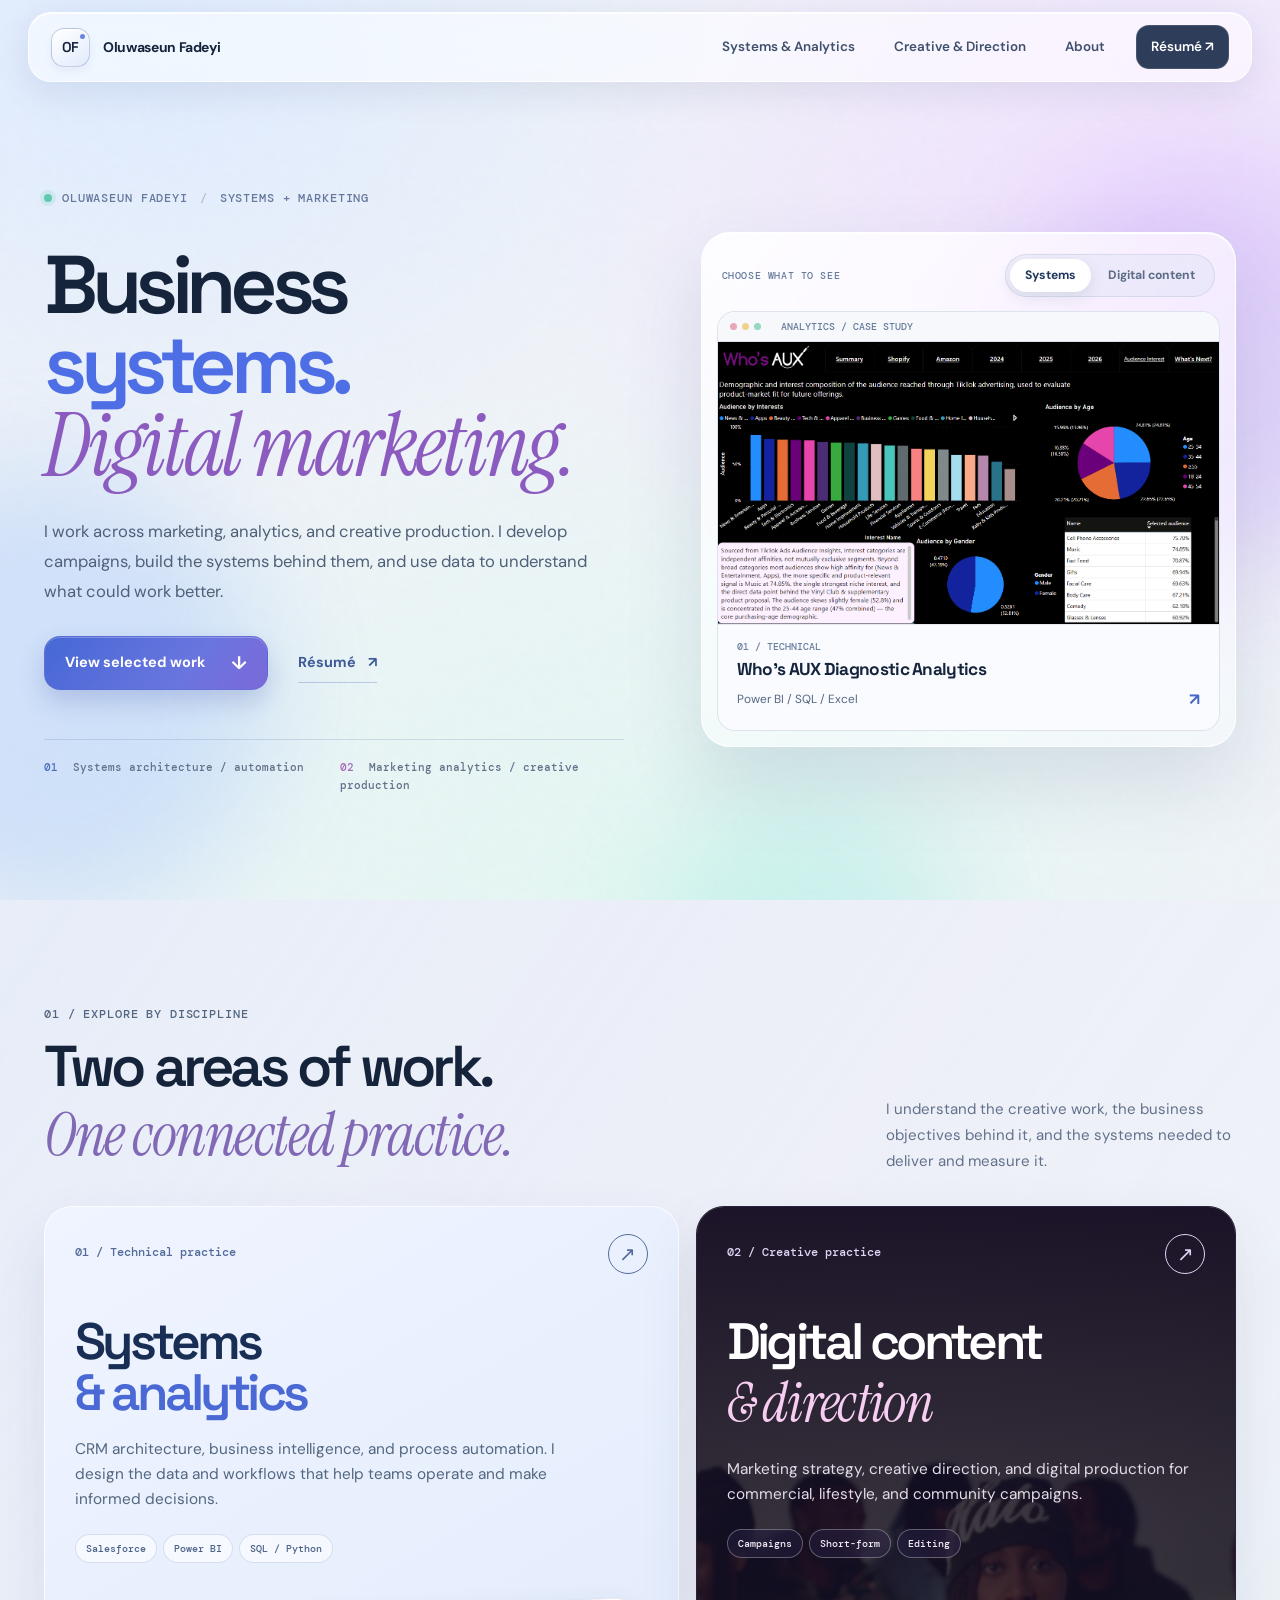
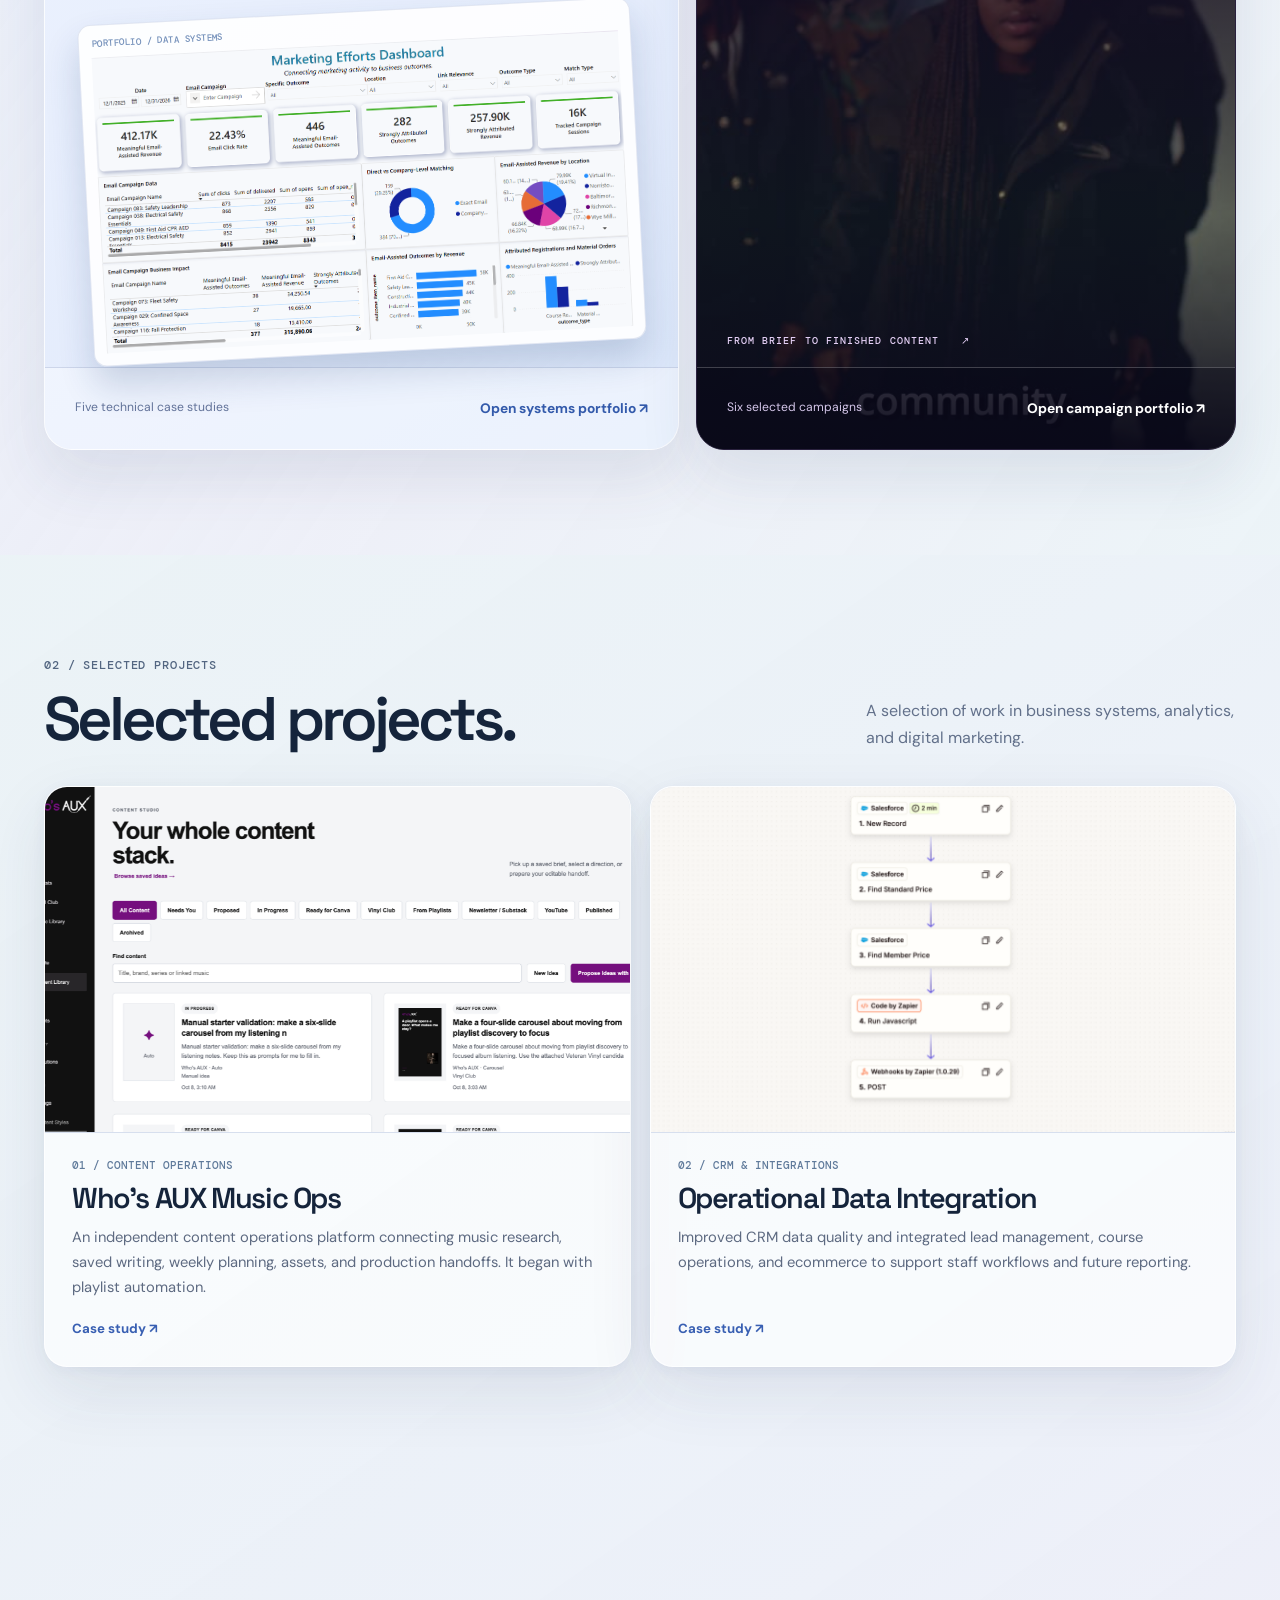
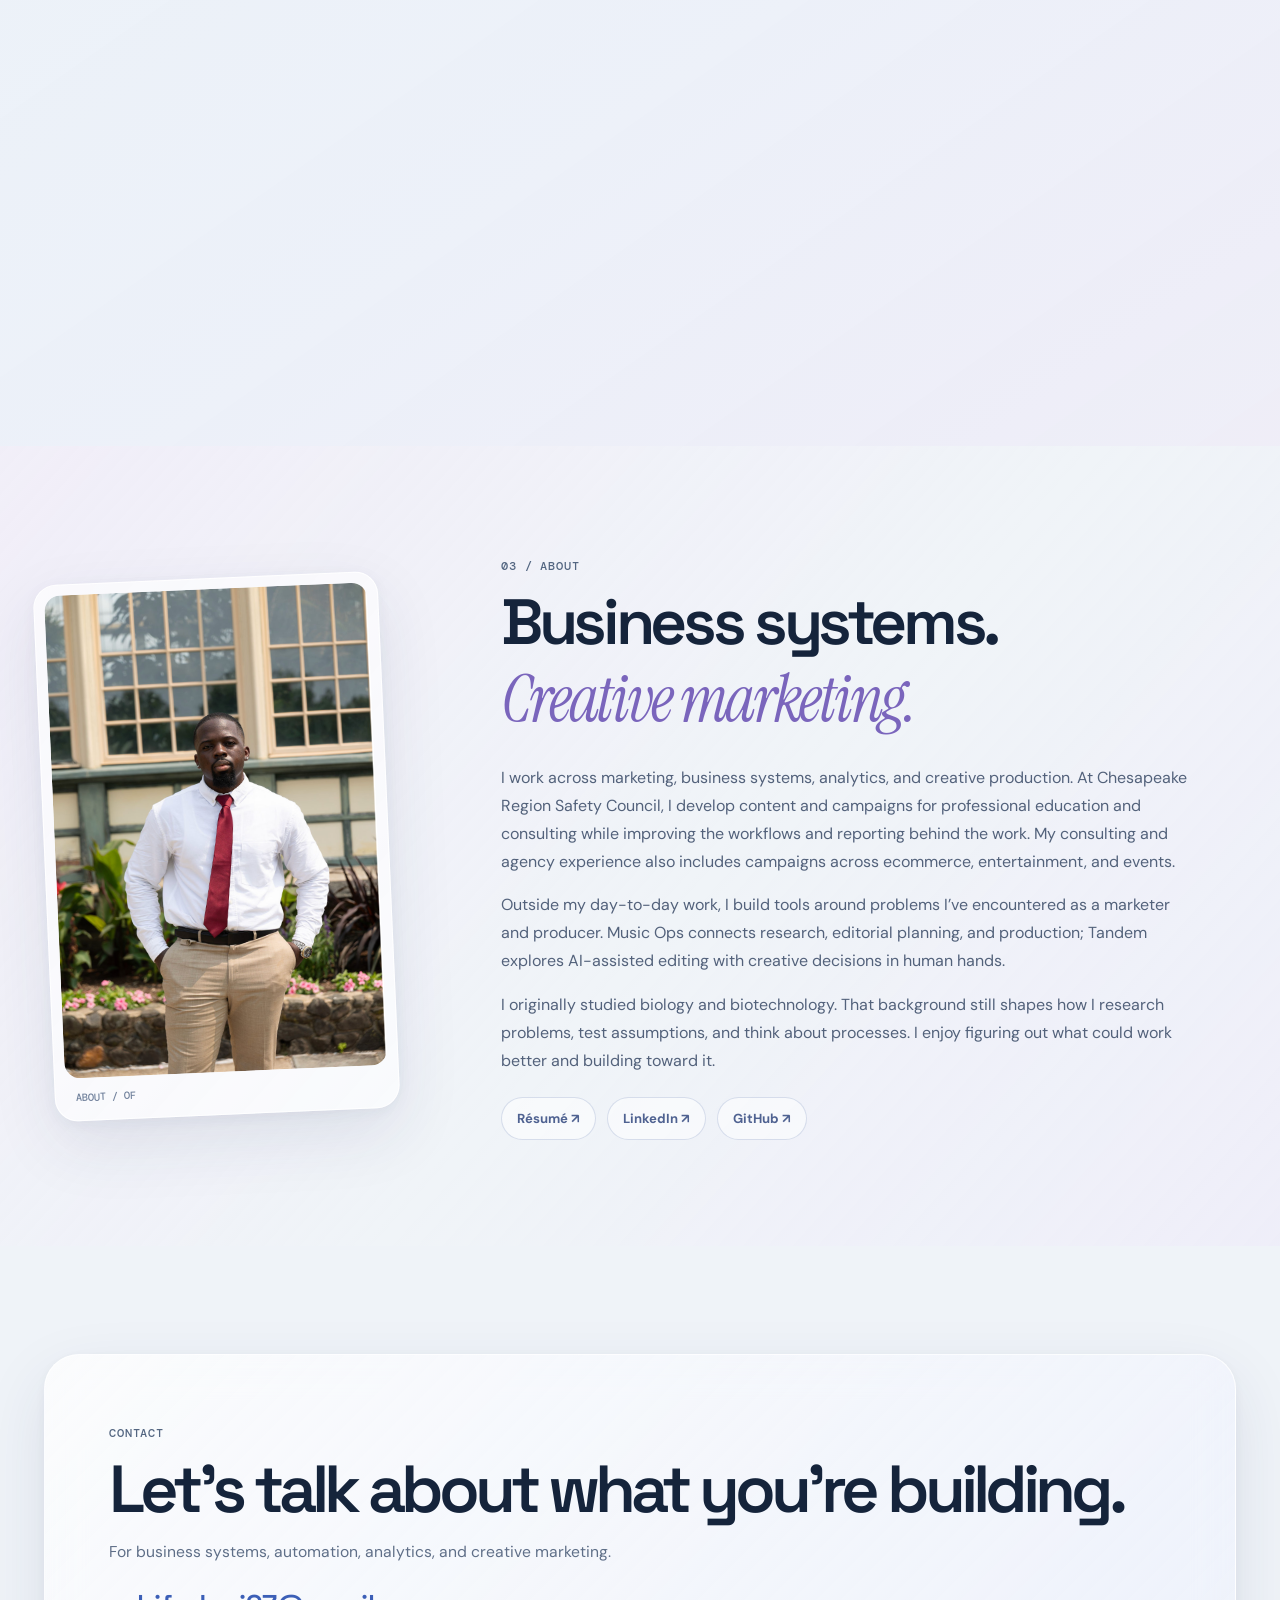
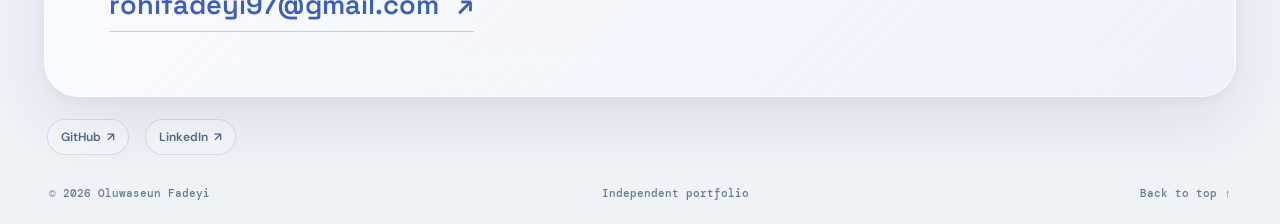
<file: index.html>
<!DOCTYPE html>

<html lang="en"><head><meta charset="utf-8"/><meta content="width=device-width, initial-scale=1" name="viewport"/><meta content="Oluwaseun Fadeyi builds business systems, automation, analytics, and creative marketing campaigns." name="description"/><meta content="#ecf2f8" name="theme-color"/><title>Oluwaseun Fadeyi | Marketing, Systems &amp; Creative Production</title><link href="https://fonts.googleapis.com" rel="preconnect"/><link crossorigin="" href="https://fonts.gstatic.com" rel="preconnect"/><link href="https://fonts.googleapis.com/css2?family=DM+Sans:wght@400;500;600;700&amp;family=DM+Mono:wght@400;500&amp;family=Instrument+Serif:ital@0;1&amp;family=Space+Grotesk:wght@400;500;600;700&amp;display=swap" rel="stylesheet"/><link href="studio.css" rel="stylesheet"/><link href="glass.css" rel="stylesheet"/><script>document.documentElement.classList.add('has-js')</script><link href="portfolio-polish.css" rel="stylesheet"/><link href="portfolio-final.css" rel="stylesheet"/></head><body class="glass-site" data-home-focus="systems" id="top"><div aria-hidden="true" class="ambient-layer"><span class="ambient-orb ambient-orb-a"></span><span class="ambient-orb ambient-orb-b"></span><span class="ambient-orb ambient-orb-c"></span></div><div aria-hidden="true" class="reading-progress"></div><div aria-hidden="true" class="scene-indicator"><span class="scene-indicator-label">Overview</span></div><a class="skip-link" href="#main">Skip to content</a><header class="glass-header" id="site-header">
<nav aria-label="Primary navigation" class="nav-inner">
<a aria-label="Oluwaseun Fadeyi home" class="brand" href="index.html"><span class="brand-symbol">OF<span class="brand-dot"></span></span><span class="brand-name">Oluwaseun Fadeyi</span></a>
<button aria-controls="site-nav" aria-expanded="false" aria-label="Open navigation" class="nav-toggle" type="button"><span></span><span></span></button>
<div class="nav-links" id="site-nav"><a href="systems.html">Systems &amp; Analytics</a><a href="creative.html">Creative &amp; Direction</a><a class="nav-about" href="index.html#about">About</a><a class="nav-resume" href="resume.pdf" rel="noopener" target="_blank">Résumé <span>↗</span></a></div>
</nav>
</header>
<main class="home-page hiring-home" id="main">
<section aria-labelledby="home-title" class="portfolio-home-hero scene-panel" data-scene="home" id="overview">
<div class="site-width home-intro-layout">
<div class="home-intro-copy">
<p class="eyebrow"><span class="signal"></span> Oluwaseun Fadeyi <span class="eyebrow-split">/</span> Systems + marketing</p>
<h1 class="mode-systems mode-headline" id="home-title">Business<br/><span class="system-identity">systems.</span><br/><em>Digital marketing.</em></h1><h1 class="mode-creative mode-headline" id="home-title-creative">Creative<br/><span>direction.</span><br/><em>Digital campaigns.</em></h1>
<p class="home-lede mode-systems">I work across marketing, analytics, and creative production. I develop campaigns, build the systems behind them, and use data to understand what could work better.</p><p class="home-lede mode-creative">I develop campaign concepts, direct the visual approach, and produce content with the audience and business goal in mind. Analytics and workflow design help me connect that creative work to how it gets delivered and measured.</p>
<div class="home-actions mode-systems"><a class="primary-action" href="#projects">View selected work <span aria-hidden="true">↓</span></a><a class="home-resume-link" href="resume.pdf" rel="noopener" target="_blank">Résumé <span aria-hidden="true">↗</span></a></div><div class="home-actions mode-creative"><a class="primary-action" href="creative.html">Watch campaign work <span aria-hidden="true">↗</span></a><a class="home-resume-link" href="resume.pdf" rel="noopener" target="_blank">Résumé <span aria-hidden="true">↗</span></a></div>
<div aria-label="Areas of work" class="practice-index mode-systems">
<span><b>01</b> Systems architecture / automation</span>
<span><b>02</b> Marketing analytics / creative production</span>
</div><div aria-label="Creative practice" class="practice-index mode-creative"><span><b>01</b> Campaign strategy / creative direction</span><span><b>02</b> Digital production / audience insights</span></div>
</div>
<div aria-label="Interactive project preview" class="lens-console glass-surface" data-current="systems">
<div class="lens-console-head"><span class="console-index">CHOOSE WHAT TO SEE</span><div aria-label="Preview discipline" class="lens-controls" role="group"><button aria-pressed="true" class="lens-button is-active" data-lens="systems" type="button">Systems</button><button aria-pressed="false" class="lens-button" data-lens="creative" type="button">Digital content</button></div></div>
<div class="lens-window">
<a aria-label="Read Who's AUX Diagnostic Analytics case study" class="lens-slide lens-systems is-active" data-preview="systems" href="case-studies/whos-aux.html"><div class="lens-dashboard"><div class="lens-appbar"><span class="chrome-dots"><i></i><i></i><i></i></span><span>ANALYTICS / CASE STUDY</span></div><img alt="Complete Who's AUX Power BI diagnostic dashboard" loading="eager" src="assets/images/Aux.png"/></div><div class="lens-overlay"><span>01 / Technical</span><strong>Who’s AUX Diagnostic Analytics</strong><small>Power BI / SQL / Excel <b aria-hidden="true">↗</b></small></div></a>
<a aria-hidden="true" aria-label="Explore The 5K Social digital campaign" class="lens-slide lens-creative" data-preview="creative" href="creative.html#run-club" tabindex="-1"><img alt="The 5K Social: digital event campaign for Harbor East Run Club and Good Company" loading="eager" src="assets/creative/run-club.jpg"/><div class="lens-overlay"><span>02 / Creative</span><strong>The 5K Social</strong><small>Digital event campaign / Short-form video <b aria-hidden="true">↗</b></small></div></a>
</div>
</div>
</div>
</section>
<section aria-labelledby="discipline-heading" class="discipline-section scene-panel" data-scene="routes" id="projects"><div class="site-width">
<div class="discipline-heading reveal"><div><p class="eyebrow">01 / Explore by discipline</p><h2 id="discipline-heading">Two areas of work.<br/><em>One connected practice.</em></h2></div><p>I understand the creative work, the business objectives behind it, and the systems needed to deliver and measure it.</p></div>
<div class="discipline-grid">
<a class="discipline-card discipline-tech reveal" data-interactive-card="" data-spotlight="" href="systems.html">
<div class="discipline-top"><span>01 / Technical practice</span><span aria-hidden="true">↗</span></div>
<div class="discipline-info"><h3>Systems <span>&amp; analytics</span></h3><p>CRM architecture, business intelligence, and process automation. I design the data and workflows that help teams operate and make informed decisions.</p><div class="discipline-capabilities"><span>Salesforce</span><span>Power BI</span><span>SQL / Python</span></div></div>
<div class="discipline-tech-visual"><span class="diagram-syntax">PORTFOLIO / DATA SYSTEMS</span><img alt="Marketing Attribution Warehouse dashboard, uncropped" loading="lazy" src="assets/images/warehouse.png"/></div>
<div class="discipline-bottom"><span>Five technical case studies</span><strong>Open systems portfolio ↗</strong></div>
</a>
<a class="discipline-card discipline-content reveal" data-interactive-card="" data-spotlight="" href="creative.html">
<div class="discipline-content-bg"><img alt="Between Seasons digital event campaign visual" loading="lazy" src="assets/creative/between-seasons.jpg"/></div>
<div class="discipline-top"><span>02 / Creative practice</span><span aria-hidden="true">↗</span></div>
<div class="discipline-info"><h3>Digital content <em>&amp; direction</em></h3><p>Marketing strategy, creative direction, and digital production for commercial, lifestyle, and community campaigns.</p><div class="discipline-capabilities"><span>Campaigns</span><span>Short-form</span><span>Editing</span></div></div>
<div class="discipline-content-caption">FROM BRIEF TO FINISHED CONTENT   ↗</div>
<div class="discipline-bottom"><span>Six selected campaigns</span><strong>Open campaign portfolio ↗</strong></div>
</a>
</div>
</div></section>
<section aria-labelledby="proof-heading" class="project-proof-section scene-panel" data-scene="selected"><div class="site-width">
<div class="section-intro reveal"><div><span class="eyebrow">02 / Selected projects</span><h2 id="proof-heading">Selected projects.</h2></div><p>A selection of work in business systems, analytics, and digital marketing.</p></div>
<div class="proof-grid">
<a class="proof-card proof-technical reveal" data-spotlight="" href="case-studies/music-ops.html"><div class="proof-visual proof-image-contain"><img alt="Music Ops content dashboard showing saved work and editorial production states" loading="lazy" src="assets/images/music-ops-content-library.png"/></div><div class="proof-description"><span>01 / Content operations</span><h3>Who’s AUX Music Ops</h3><p>An independent content operations platform connecting music research, saved writing, weekly planning, assets, and production handoffs. It began with playlist automation.</p><strong>Case study ↗</strong></div></a>
<a class="proof-card proof-technical reveal" data-spotlight="" href="case-studies/salesforce-automation.html"><div class="proof-visual proof-image-contain"><img alt="Operational data integration diagram" loading="lazy" src="assets/images/salesforce.png"/></div><div class="proof-description"><span>02 / CRM &amp; integrations</span><h3>Operational Data Integration</h3><p>Improved CRM data quality and integrated lead management, course operations, and ecommerce to support staff workflows and future reporting.</p><strong>Case study ↗</strong></div></a>
<a class="proof-card proof-creative reveal" data-spotlight="" href="creative.html#run-club"><div class="proof-visual proof-image-fill"><img alt="The 5K Social digital campaign visual" loading="lazy" src="assets/creative/run-club.jpg"/></div><div class="proof-description"><span>03 / Event content</span><h3>The 5K Social</h3><p>Created promotional content for a run-club collaboration, with an emphasis on community, movement, and the experience of taking part.</p><strong>View campaign ↗</strong></div></a>
<a class="proof-card proof-creative reveal" data-spotlight="" href="case-studies/tandem.html"><div class="proof-visual proof-image-contain"><img alt="A frame from the Tandem launch film, showing Tandem’s review workflow in use" loading="lazy" src="assets/images/tandem-launch-film-poster.jpg"/></div><div class="proof-description"><span>04 / Independent creative tool</span><h3>Tandem</h3><p>AI-assisted video editing and creative workflow, built around reusable Styles, reviewable timelines, and human creative judgment. An evolving local beta.</p><strong>Case study ↗</strong></div></a>
</div>
</div></section>
<section aria-labelledby="about-title" class="about-section-v3 scene-panel" data-scene="about" id="about"><div class="site-width about-v3-grid">
<figure class="about-portrait reveal"><img alt="Portrait of Oluwaseun Fadeyi" loading="lazy" src="assets/images/profile.png"/><figcaption>About / OF</figcaption></figure>
<div class="about-text reveal"><span class="eyebrow">03 / About</span><h2 id="about-title">Business systems.<br/><em>Creative marketing.</em></h2>
<p>I work across marketing, business systems, analytics, and creative production. At Chesapeake Region Safety Council, I develop content and campaigns for professional education and consulting while improving the workflows and reporting behind the work. My consulting and agency experience also includes campaigns across ecommerce, entertainment, and events.</p>
<p>Outside my day-to-day work, I build tools around problems I’ve encountered as a marketer and producer. Music Ops connects research, editorial planning, and production; Tandem explores AI-assisted editing with creative decisions in human hands.</p><p>I originally studied biology and biotechnology. That background still shapes how I research problems, test assumptions, and think about processes. I enjoy figuring out what could work better and building toward it.</p>
<div class="professional-quicklinks"><a href="resume.pdf" rel="noopener" target="_blank">Résumé ↗</a><a href="https://linkedin.com/in/oluwaseun-fadeyi-31373a23b/" rel="noopener noreferrer" target="_blank">LinkedIn ↗</a><a href="https://github.com/rohifadeyi97" rel="noopener noreferrer" target="_blank">GitHub ↗</a></div>
</div>
</div></section>
</main><footer class="glass-footer" data-scene="footer">
<div class="site-width">
<div class="footer-intro"><span class="eyebrow">Contact</span><h2>Let’s talk about what you’re building.</h2><p>For business systems, automation, analytics, and creative marketing.</p><a class="footer-email" href="mailto:rohifadeyi97@gmail.com">rohifadeyi97@gmail.com <span>↗</span></a></div>
<div class="professional-links"><a href="https://github.com/rohifadeyi97" rel="noopener noreferrer" target="_blank">GitHub <span>↗</span></a><a href="https://linkedin.com/in/oluwaseun-fadeyi-31373a23b/" rel="noopener noreferrer" target="_blank">LinkedIn <span>↗</span></a></div>
<div class="footer-bottom"><span>© 2026 Oluwaseun Fadeyi</span><span>Independent portfolio</span><a href="#top">Back to top ↑</a></div>
</div>
</footer><script defer="" src="glass.js"></script><script defer="" src="portfolio-polish.js"></script><script defer="True" src="portfolio-final.js"></script></body></html>
</file>
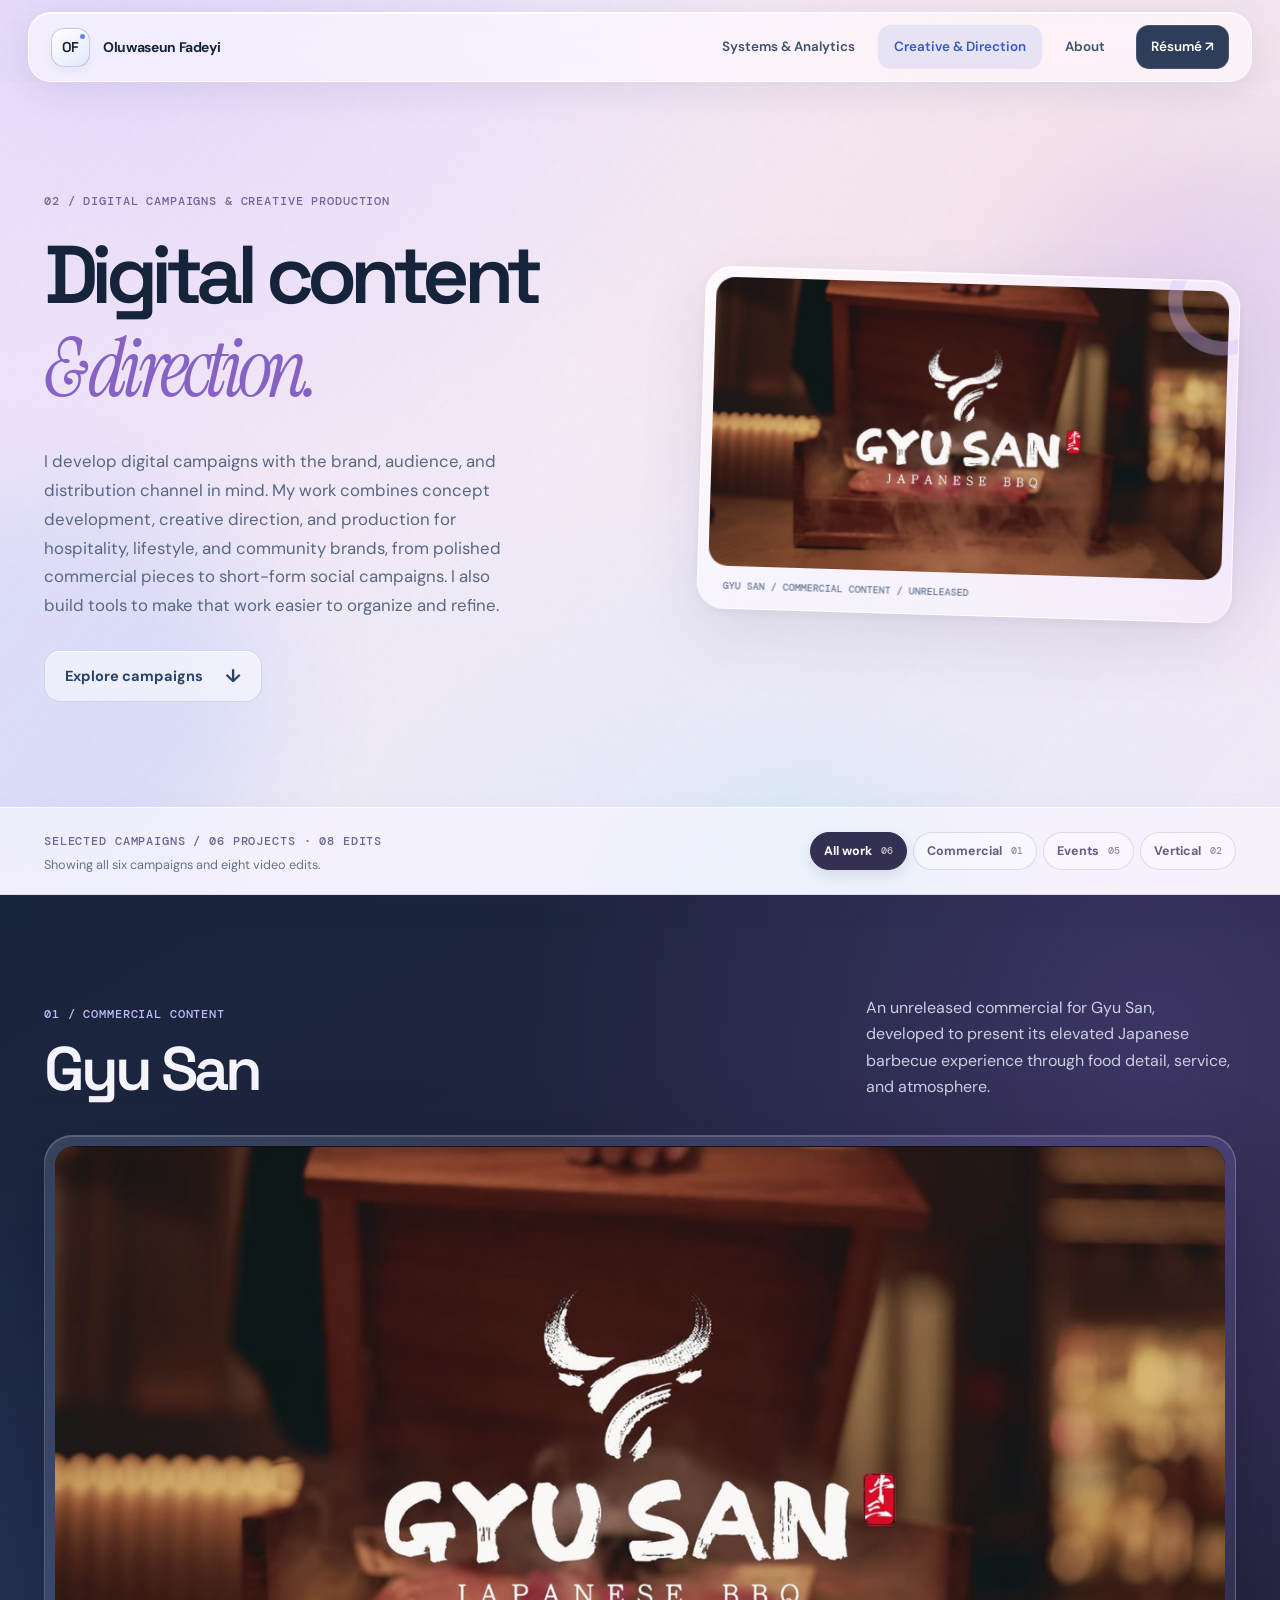
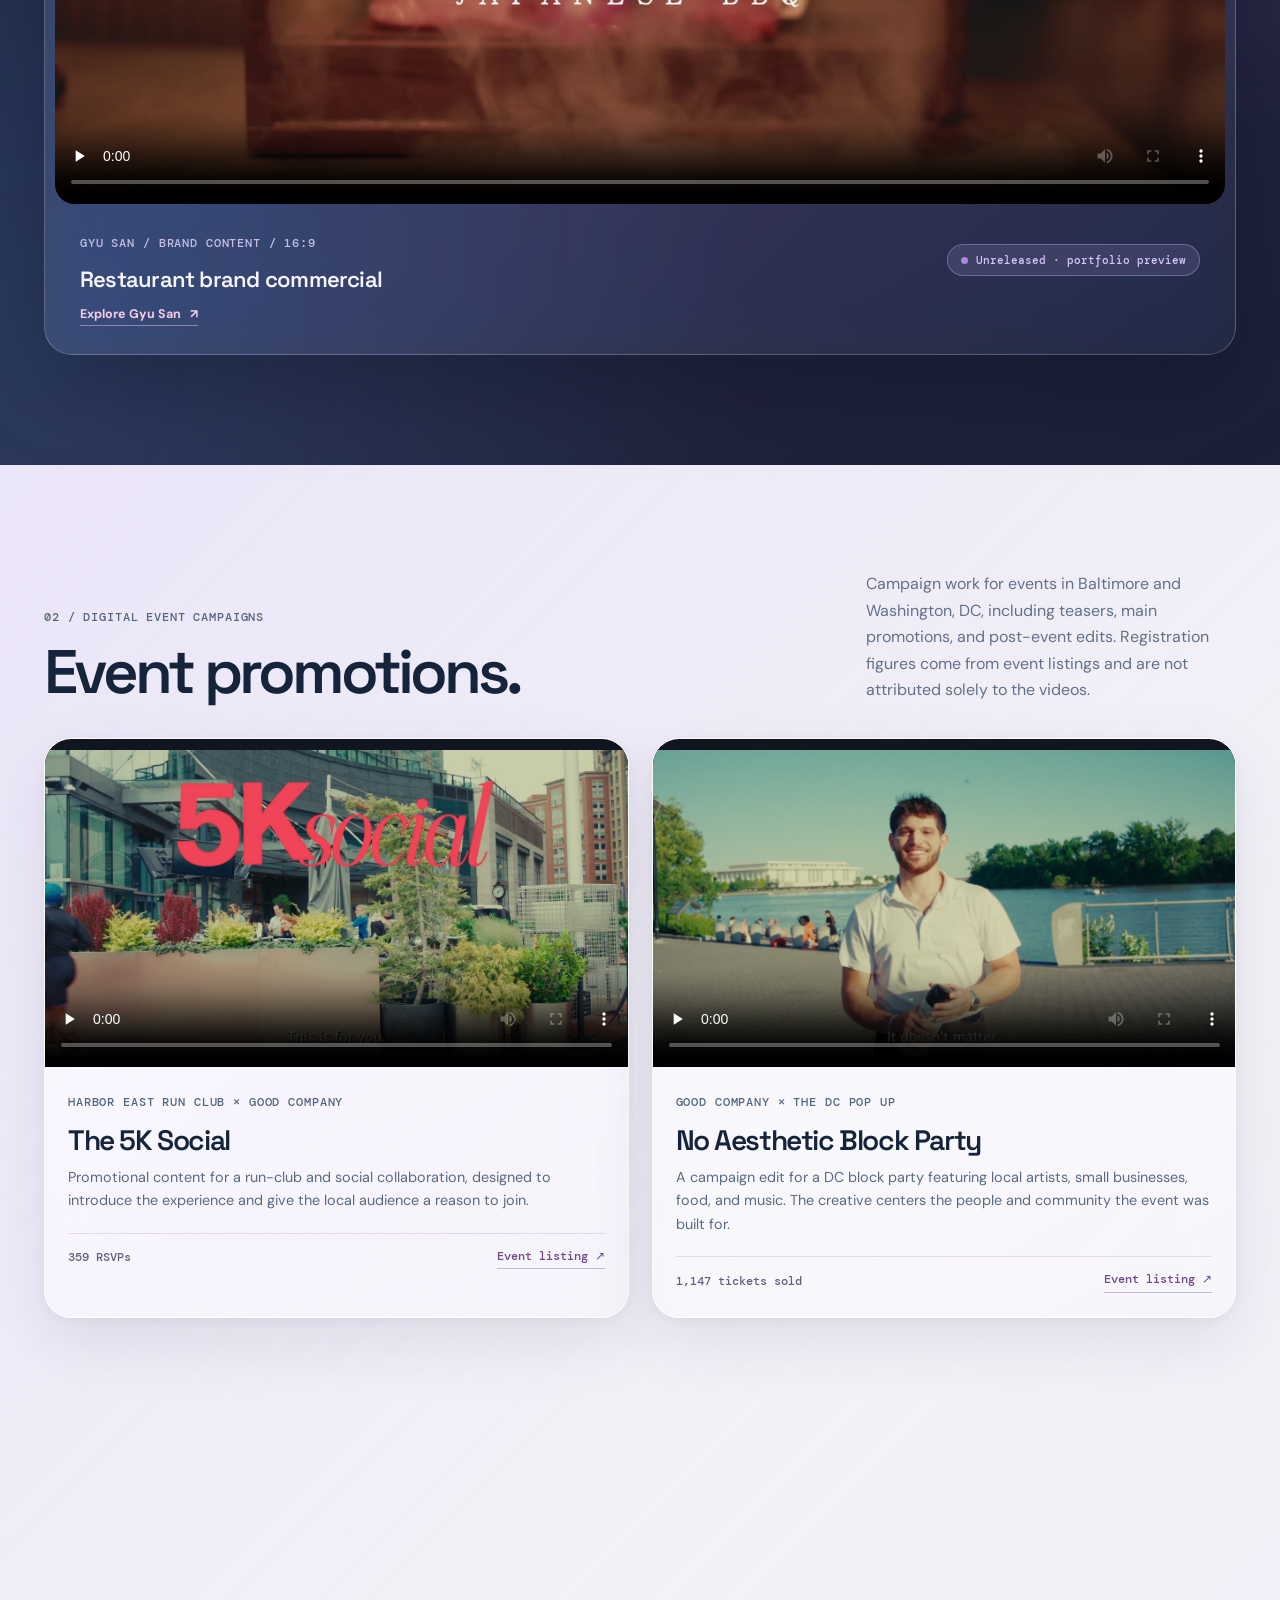
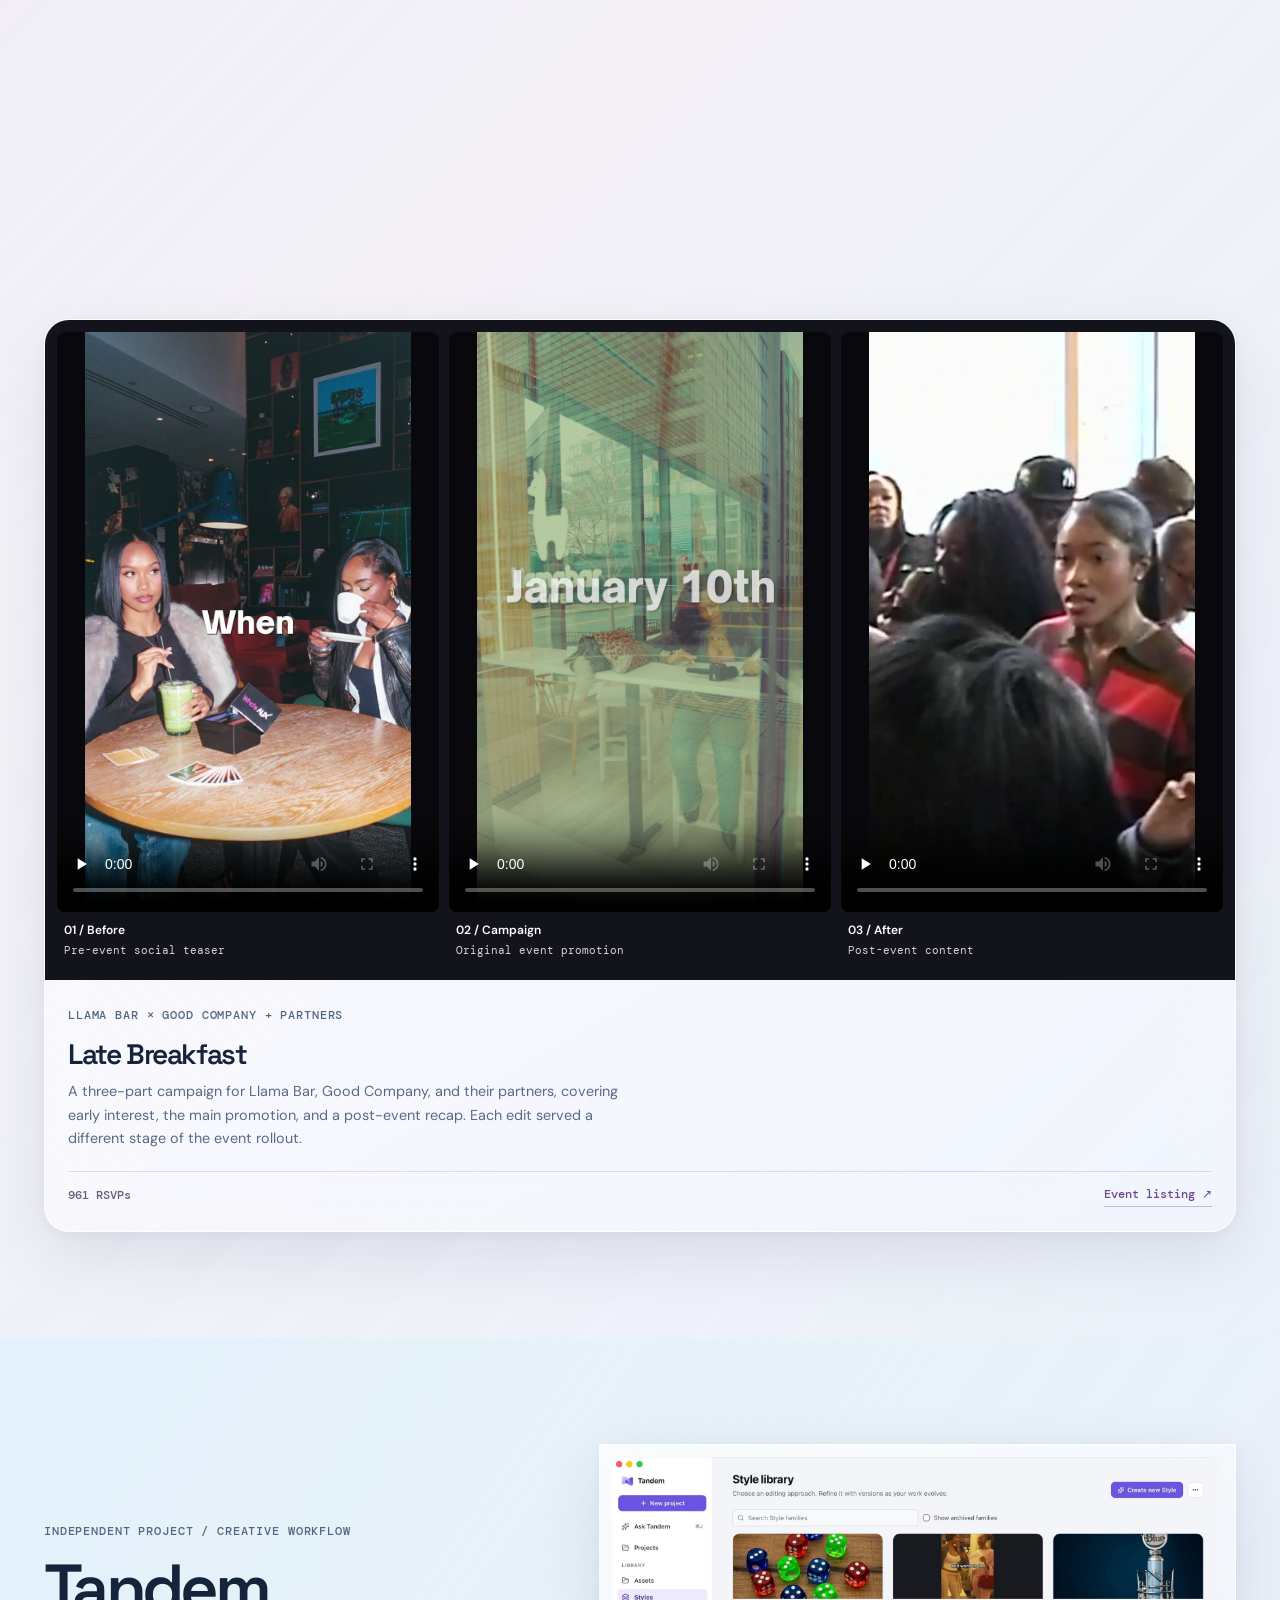
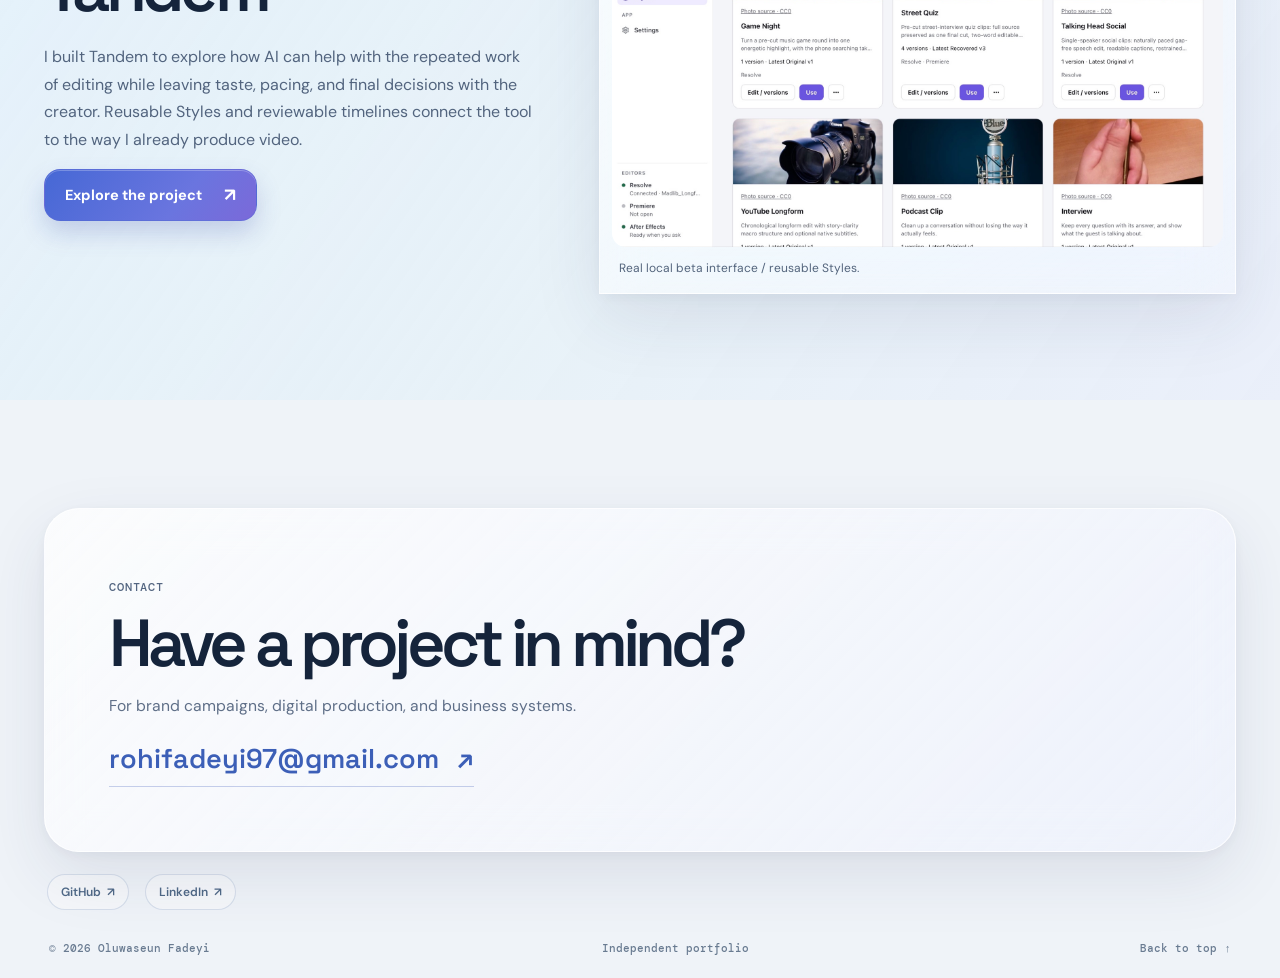
<file: creative.html>
<!DOCTYPE html>

<html lang="en"><head><meta charset="utf-8"/><meta content="width=device-width, initial-scale=1" name="viewport"/><meta content="Digital campaign strategy, creative direction, and production for hospitality, lifestyle, and community brands." name="description"/><meta content="#ecf2f8" name="theme-color"/><title>Digital Content &amp; Creative Direction | Oluwaseun Fadeyi</title><link href="https://fonts.googleapis.com" rel="preconnect"/><link crossorigin="" href="https://fonts.gstatic.com" rel="preconnect"/><link href="https://fonts.googleapis.com/css2?family=DM+Sans:wght@400;500;600;700&amp;family=DM+Mono:wght@400;500&amp;family=Instrument+Serif:ital@0;1&amp;family=Space+Grotesk:wght@400;500;600;700&amp;display=swap" rel="stylesheet"/><link href="studio.css" rel="stylesheet"/><link href="glass.css" rel="stylesheet"/><script>document.documentElement.classList.add('has-js')</script><link href="portfolio-polish.css" rel="stylesheet"/><link href="portfolio-final.css" rel="stylesheet"/><link href="creative-grid-refine.css" rel="stylesheet"/></head><body class="glass-site creative-view" id="top"><div aria-hidden="true" class="ambient-layer"><span class="ambient-orb ambient-orb-a"></span><span class="ambient-orb ambient-orb-b"></span><span class="ambient-orb ambient-orb-c"></span></div><div aria-hidden="true" class="reading-progress"></div><div aria-hidden="true" class="scene-indicator"><span class="scene-indicator-label">Selected work</span></div><a class="skip-link" href="#main">Skip to content</a><header class="glass-header" id="site-header">
<nav aria-label="Primary navigation" class="nav-inner">
<a aria-label="Oluwaseun Fadeyi home" class="brand" href="index.html"><span class="brand-symbol">OF<span class="brand-dot"></span></span><span class="brand-name">Oluwaseun Fadeyi</span></a>
<button aria-controls="site-nav" aria-expanded="false" aria-label="Open navigation" class="nav-toggle" type="button"><span></span><span></span></button>
<div class="nav-links" id="site-nav"><a href="systems.html">Systems &amp; Analytics</a><a aria-current="page" href="creative.html">Creative &amp; Direction</a><a class="nav-about" href="index.html#about">About</a><a class="nav-resume" href="resume.pdf" rel="noopener" target="_blank">Résumé <span>↗</span></a></div>
</nav>
</header>
<main class="creative-page" id="main">
<section class="creative-opening scene-panel" data-scene="creative-hero"><div class="site-width creative-opening-layout"><div><span class="eyebrow">02 / Digital campaigns &amp; creative production</span><h1>Digital content<br/><em>&amp; direction.</em></h1><p>I develop digital campaigns with the brand, audience, and distribution channel in mind. My work combines concept development, creative direction, and production for hospitality, lifestyle, and community brands, from polished commercial pieces to short-form social campaigns. I also build tools to make that work easier to organize and refine.</p><a class="secondary-action" href="#films">Explore campaigns <span>↓</span></a></div><div class="creative-opening-art glass-surface"><img alt="Still from the Gyu San commercial" src="assets/creative/gyu-san.jpg"/><span class="creative-art-label">GYU SAN / COMMERCIAL CONTENT / UNRELEASED</span><div aria-hidden="true" class="creative-orbit"></div></div></div></section><section aria-label="Explore digital content" class="creative-filter-section" id="creative-filters"><div class="site-width filter-layout"><div><p class="eyebrow">Selected campaigns / 06 projects · 08 edits</p><p aria-live="polite" class="filter-description" id="filter-summary">Showing all selected content.</p></div><div aria-label="Filter creative projects" class="filter-buttons" role="group"><button aria-pressed="true" class="filter-button is-active" data-filter="all" type="button">All work <span>06</span></button><button aria-pressed="false" class="filter-button" data-filter="commercial" type="button">Commercial <span>01</span></button><button aria-pressed="false" class="filter-button" data-filter="events" type="button">Events <span>05</span></button><button aria-pressed="false" class="filter-button" data-filter="vertical" type="button">Vertical <span>02</span></button></div></div></section>
<section class="film-feature-section scene-panel" data-filter-group="commercial" data-scene="creative-film" id="films"><div class="site-width"><div class="section-intro reveal"><div><span class="eyebrow">01 / Commercial content</span><h2>Gyu San</h2></div><p>An unreleased commercial for Gyu San, developed to present its elevated Japanese barbecue experience through food detail, service, and atmosphere.</p></div><article class="film-feature-glass glass-surface reveal"><div class="feature-video-frame"><video aria-label="Gyu San Japanese barbecue restaurant advertisement" controls="" playsinline="" poster="assets/creative/gyu-san.jpg" preload="none"><source src="assets/creative/gyu-san.mp4" type="video/mp4"/>Video playback is not supported by your browser.</video></div><div class="feature-video-info"><div><span class="eyebrow">Gyu San / brand content / 16:9</span><h3>Restaurant brand commercial</h3></div><span class="film-status">Unreleased · portfolio preview</span><a class="event-link" href="https://www.gyusan.com/" rel="noopener noreferrer" target="_blank">Explore Gyu San <span aria-hidden="true">↗</span></a></div></article></div></section>
<section class="film-grid-section scene-panel" data-filter-group="events" data-scene="creative-events" id="campaigns"><div class="site-width"><div class="section-intro reveal"><div><span class="eyebrow">02 / Digital event campaigns</span><h2>Event promotions.</h2></div><p>Campaign work for events in Baltimore and Washington, DC, including teasers, main promotions, and post-event edits. Registration figures come from event listings and are not attributed solely to the videos.</p></div>
<div class="portfolio-film-grid">
<article class="film-item glass-surface reveal" data-categories="events" id="run-club"><div class="film-media"><video aria-label="Harbor East Run Club and Good Company event promo" controls="" playsinline="" poster="assets/creative/run-club.jpg" preload="none"><source src="assets/creative/run-club.mp4" type="video/mp4"/></video></div><div class="film-content"><span class="eyebrow">Harbor East Run Club × Good Company</span><h3>The 5K Social</h3><p>Promotional content for a run-club and social collaboration, designed to introduce the experience and give the local audience a reason to join.</p><div class="film-meta-row"><span>359 RSVPs</span><a href="https://posh.vip/e/harbor-east-5k-social-1" rel="noopener noreferrer" target="_blank">Event listing ↗</a></div></div></article>
<article class="film-item glass-surface reveal" data-categories="events" id="dc-pop-up"><div class="film-media"><video aria-label="Good Company and The DC Pop Up event promo" controls="" playsinline="" poster="assets/creative/dc-pop-up.jpg" preload="none"><source src="assets/creative/dc-pop-up.mp4" type="video/mp4"/></video></div><div class="film-content"><span class="eyebrow">Good Company × The DC Pop Up</span><h3>No Aesthetic Block Party</h3><p>A campaign edit for a DC block party featuring local artists, small businesses, food, and music. The creative centers the people and community the event was built for.</p><div class="film-meta-row"><span>1,147 tickets sold</span><a href="https://posh.vip/e/no-aesthetic-block-party" rel="noopener noreferrer" target="_blank">Event listing ↗</a></div></div></article>
<article class="film-item glass-surface reveal" data-categories="events" id="between-seasons"><div class="film-media"><video aria-label="Between Seasons event promo for Halo Cares" controls="" playsinline="" poster="assets/creative/between-seasons.jpg" preload="none"><source src="assets/creative/between-seasons.mp4" type="video/mp4"/></video></div><div class="film-content"><span class="eyebrow">Halo Cares</span><h3>Between Seasons</h3><p>Brand-led promotional content for Halo Cares, using fashion, music, and candid moments to establish the character of the event.</p><div class="film-meta-row"><span>611 RSVPs</span><a href="https://posh.vip/e/between-seasons-1" rel="noopener noreferrer" target="_blank">Event listing ↗</a></div></div></article>
<article class="film-item glass-surface portrait-film reveal" data-categories="events vertical" id="last-chance">
<div class="film-media"><video aria-label="Last Chance event promotion for young DC creatives" controls="" playsinline="" poster="assets/creative/last-chance-waterfront.jpg" preload="none"><source src="assets/creative/last-chance.mp4" type="video/mp4"/></video></div>
<div class="film-content"><span class="eyebrow">Good Company / Washington, DC</span><h3>Last Chance</h3><p>A social-first campaign for a DC gathering designed around meeting new people, whether for friendship, dating, or simply spending an afternoon together.</p><div class="film-meta-row"><span>656 RSVPs</span><a href="https://posh.vip/e/last-chance" rel="noopener noreferrer" target="_blank">Event listing ↗</a></div></div>
</article><article class="film-item glass-surface reveal late-breakfast-campaign" data-categories="events vertical" id="late-breakfast"><div aria-label="Late Breakfast edits" class="campaign-edit-grid">
<figure class="campaign-edit"><video aria-label="Late Breakfast pre-event vertical campaign" controls="" playsinline="" poster="assets/creative/late-breakfast-pre-event.jpg" preload="none"><source src="assets/creative/late-breakfast-pre-event.mp4" type="video/mp4"/></video><figcaption><b>01 / Before</b><span>Pre-event social teaser</span></figcaption></figure>
<figure class="campaign-edit"><video aria-label="Late Breakfast original vertical promotional edit" controls="" playsinline="" poster="assets/creative/late-breakfast.jpg" preload="none"><source src="assets/creative/late-breakfast.mp4" type="video/mp4"/></video><figcaption><b>02 / Campaign</b><span>Original event promotion</span></figcaption></figure>
<figure class="campaign-edit"><video aria-label="Late Breakfast post-event video" controls="" playsinline="" poster="assets/creative/late-breakfast-post-event.jpg" preload="none"><source src="assets/creative/late-breakfast-post-event.mp4" type="video/mp4"/></video><figcaption><b>03 / After</b><span>Post-event content</span></figcaption></figure>
</div><div class="film-content"><span class="eyebrow">Llama Bar × Good Company + partners</span><h3>Late Breakfast</h3><p>A three-part campaign for Llama Bar, Good Company, and their partners, covering early interest, the main promotion, and a post-event recap. Each edit served a different stage of the event rollout.</p><div class="film-meta-row"><span>961 RSVPs</span><a href="https://posh.vip/e/late-breakfast" rel="noopener noreferrer" target="_blank">Event listing ↗</a></div></div></article>
</div>
</div></section>
<section class="systems-feature scene-panel" data-scene="creative-close" id="tandem"><div class="site-width feature-layout"><div class="feature-copy reveal"><span class="eyebrow">Independent project / Creative workflow</span><h2>Tandem</h2><p>I built Tandem to explore how AI can help with the repeated work of editing while leaving taste, pacing, and final decisions with the creator. Reusable Styles and reviewable timelines connect the tool to the way I already produce video.</p><a class="primary-action" href="case-studies/tandem.html">Explore the project <span>↗</span></a></div><figure class="glass-surface reveal product-capture"><img alt="Tandem Style library showing Game Night, Street Quiz and Talking Head Social" loading="lazy" src="assets/images/tandem-styles.jpg"/><figcaption>Real local beta interface / reusable Styles.</figcaption></figure></div></section></main><footer class="glass-footer" data-scene="footer">
<div class="site-width">
<div class="footer-intro"><span class="eyebrow">Contact</span><h2>Have a project in mind?</h2><p>For brand campaigns, digital production, and business systems.</p><a class="footer-email" href="mailto:rohifadeyi97@gmail.com">rohifadeyi97@gmail.com <span>↗</span></a></div>
<div class="professional-links"><a href="https://github.com/rohifadeyi97" rel="noopener noreferrer" target="_blank">GitHub <span>↗</span></a><a href="https://linkedin.com/in/oluwaseun-fadeyi-31373a23b/" rel="noopener noreferrer" target="_blank">LinkedIn <span>↗</span></a></div>
<div class="footer-bottom"><span>© 2026 Oluwaseun Fadeyi</span><span>Independent portfolio</span><a href="#top">Back to top ↑</a></div>
</div>
</footer><script defer="" src="glass.js"></script><script defer="" src="portfolio-polish.js"></script><script defer="True" src="portfolio-final.js"></script></body></html>
</file>
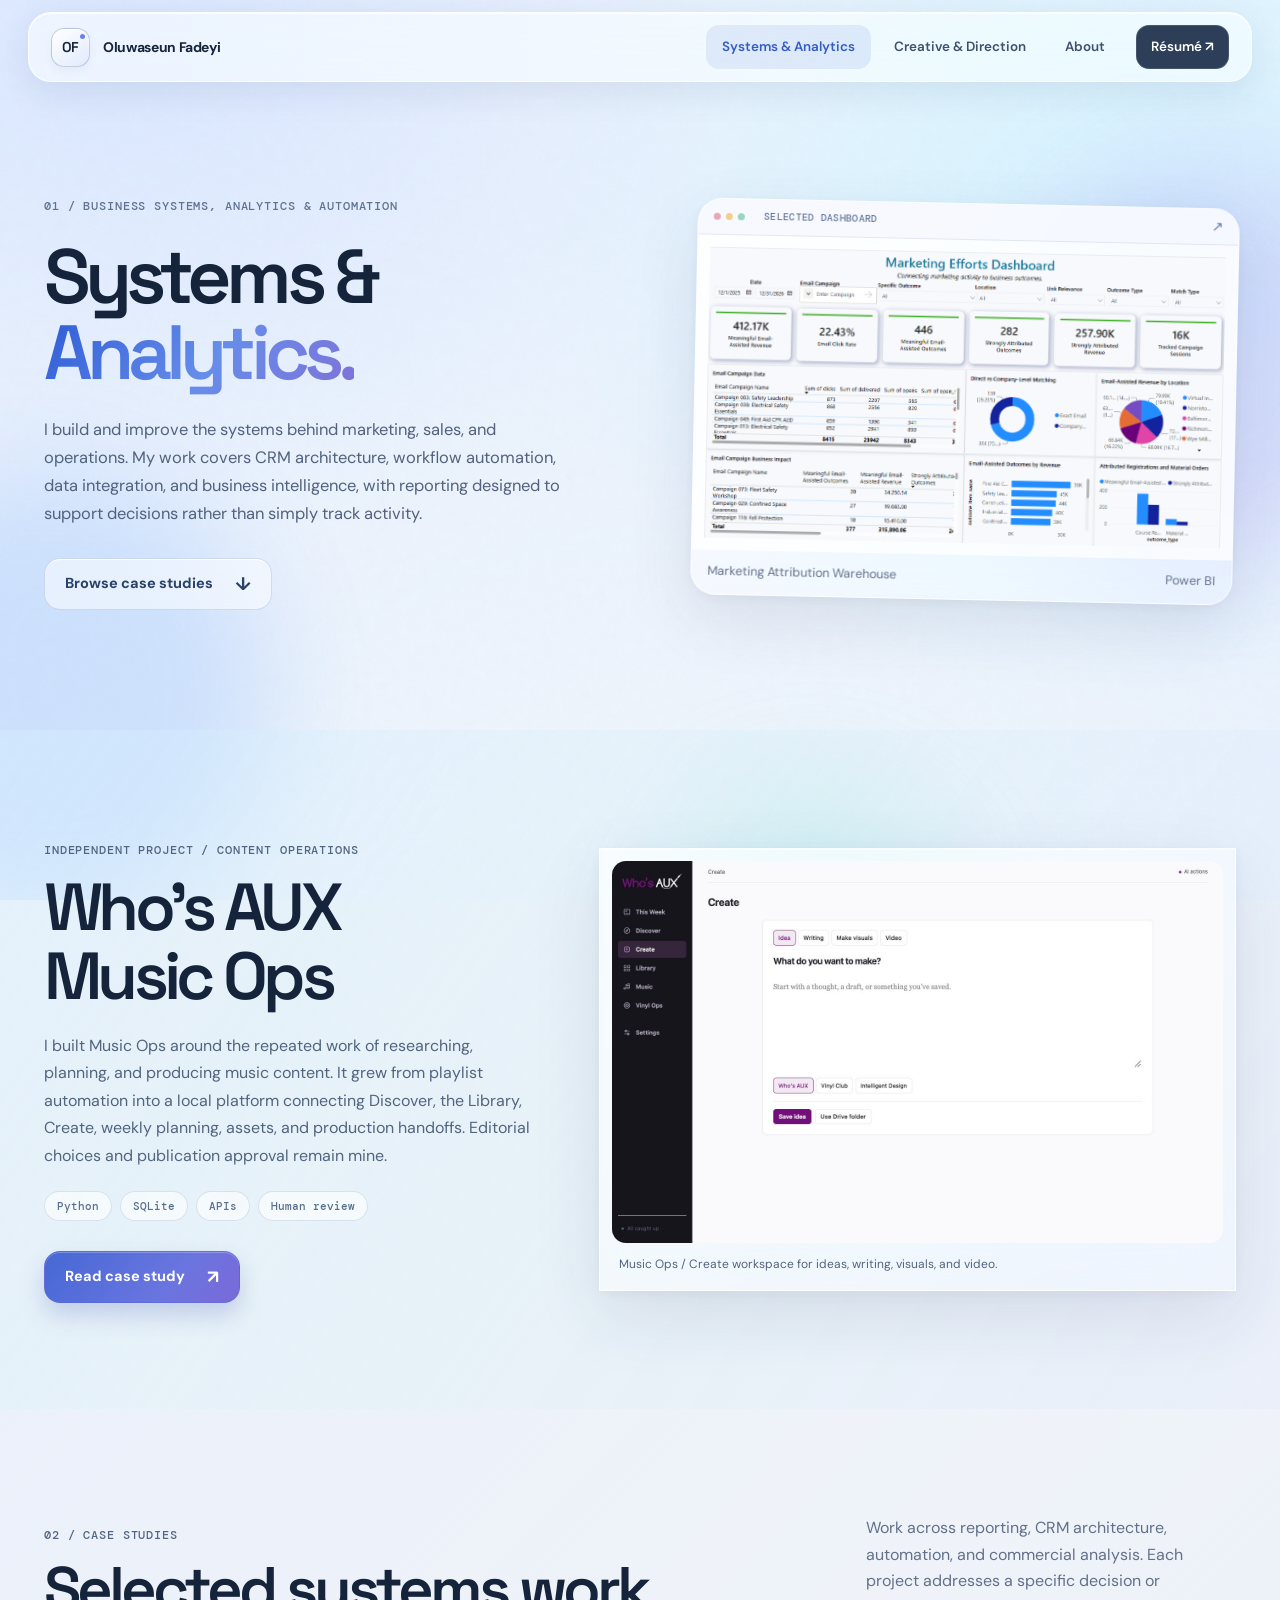
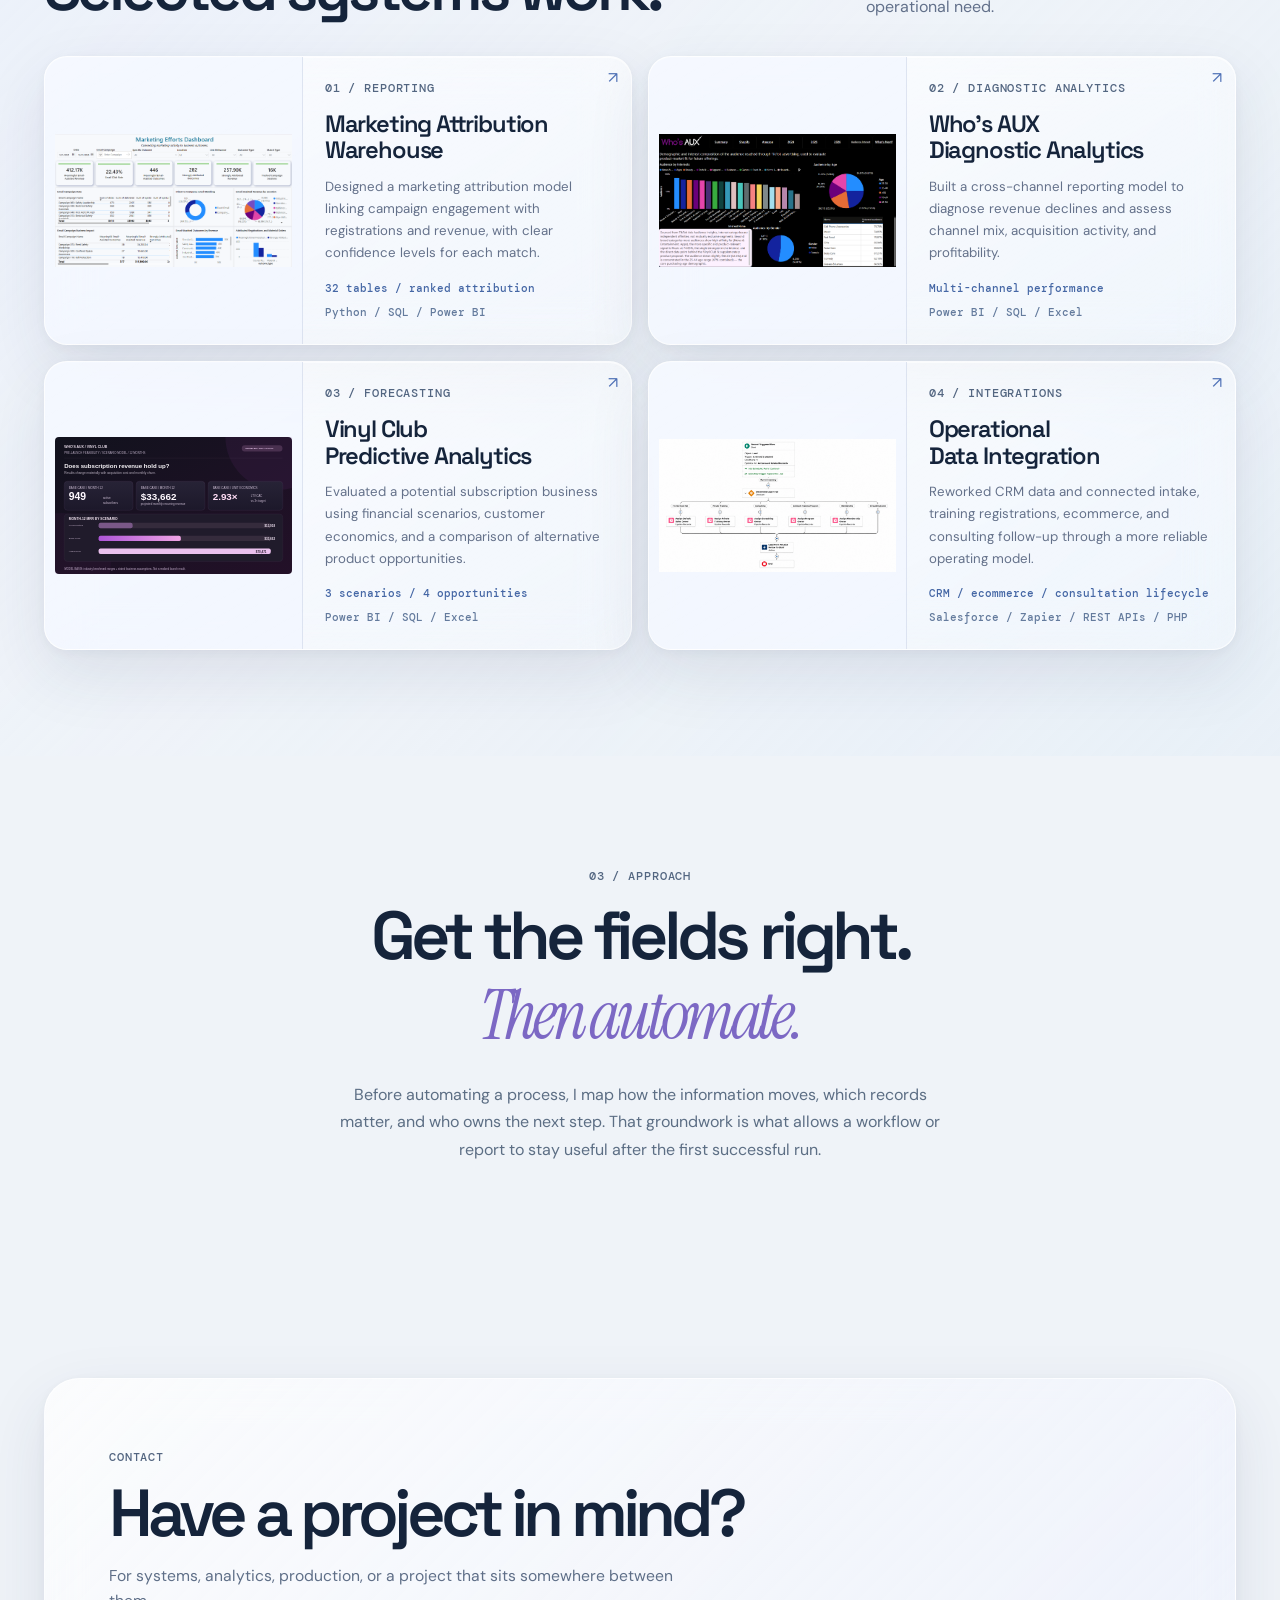
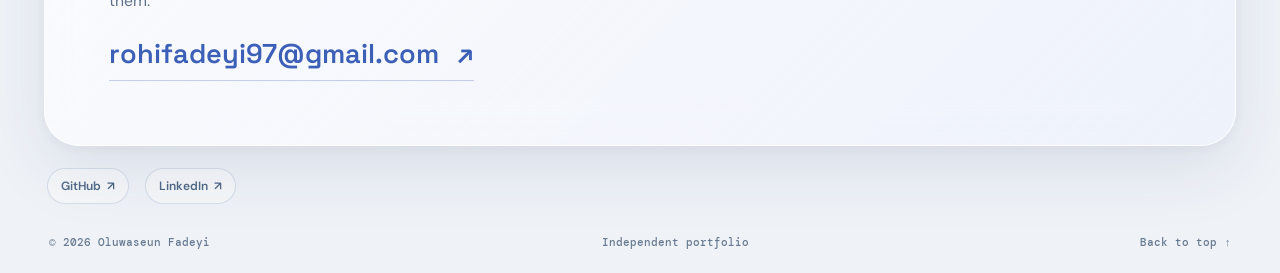
<file: systems.html>
<!DOCTYPE html>

<html lang="en"><head><meta charset="utf-8"/><meta content="width=device-width, initial-scale=1" name="viewport"/><meta content="Selected work in CRM architecture, business intelligence, process automation, and data integration." name="description"/><meta content="#ecf2f8" name="theme-color"/><title>Systems &amp; Analytics | Oluwaseun Fadeyi</title><link href="https://fonts.googleapis.com" rel="preconnect"/><link crossorigin="" href="https://fonts.gstatic.com" rel="preconnect"/><link href="https://fonts.googleapis.com/css2?family=DM+Sans:wght@400;500;600;700&amp;family=DM+Mono:wght@400;500&amp;family=Instrument+Serif:ital@0;1&amp;family=Space+Grotesk:wght@400;500;600;700&amp;display=swap" rel="stylesheet"/><link href="studio.css" rel="stylesheet"/><link href="glass.css" rel="stylesheet"/><script>document.documentElement.classList.add('has-js')</script><link href="portfolio-polish.css" rel="stylesheet"/><link href="portfolio-final.css" rel="stylesheet"/></head><body class="glass-site" id="top"><div aria-hidden="true" class="ambient-layer"><span class="ambient-orb ambient-orb-a"></span><span class="ambient-orb ambient-orb-b"></span><span class="ambient-orb ambient-orb-c"></span></div><div aria-hidden="true" class="reading-progress"></div><div aria-hidden="true" class="scene-indicator"><span class="scene-indicator-label">Selected work</span></div><a class="skip-link" href="#main">Skip to content</a><header class="glass-header" id="site-header">
<nav aria-label="Primary navigation" class="nav-inner">
<a aria-label="Oluwaseun Fadeyi home" class="brand" href="index.html"><span class="brand-symbol">OF<span class="brand-dot"></span></span><span class="brand-name">Oluwaseun Fadeyi</span></a>
<button aria-controls="site-nav" aria-expanded="false" aria-label="Open navigation" class="nav-toggle" type="button"><span></span><span></span></button>
<div class="nav-links" id="site-nav"><a aria-current="page" href="systems.html">Systems &amp; Analytics</a><a href="creative.html">Creative &amp; Direction</a><a class="nav-about" href="index.html#about">About</a><a class="nav-resume" href="resume.pdf" rel="noopener" target="_blank">Résumé <span>↗</span></a></div>
</nav>
</header>
<main class="systems-page" id="main">
<section class="page-opening scene-panel" data-scene="systems-hero"><div class="site-width page-opening-grid">
<div class="page-opening-copy"><span class="eyebrow">01 / Business systems, analytics &amp; automation</span><h1>Systems &amp;<br/><span class="gradient-word">Analytics.</span></h1><p>I build and improve the systems behind marketing, sales, and operations. My work covers CRM architecture, workflow automation, data integration, and business intelligence, with reporting designed to support decisions rather than simply track activity.</p><a class="secondary-action" href="#work">Browse case studies <span>↓</span></a></div>
<div class="hero-dashboard glass-surface" data-spotlight=""><div class="preview-chrome"><span class="chrome-dots"><i></i><i></i><i></i></span><span>SELECTED DASHBOARD</span><span class="chrome-go">↗</span></div><img alt="Power BI view of Marketing Attribution Warehouse" loading="eager" src="assets/images/warehouse.png"/><div class="dash-caption"><span>Marketing Attribution Warehouse</span><span>Power BI</span></div></div>
</div></section>
<section class="systems-feature scene-panel" data-scene="systems-feature" id="music-ops"><div class="site-width feature-layout">
<div class="feature-copy reveal"><span class="eyebrow">Independent project / Content operations</span><h2>Who’s AUX<br/>Music Ops</h2><p>I built Music Ops around the repeated work of researching, planning, and producing music content. It grew from playlist automation into a local platform connecting Discover, the Library, Create, weekly planning, assets, and production handoffs. Editorial choices and publication approval remain mine.</p><div class="feature-tags"><span>Python</span><span>SQLite</span><span>APIs</span><span>Human review</span></div><a class="primary-action" href="case-studies/music-ops.html">Read case study <span>↗</span></a></div>
<figure class="glass-surface reveal product-capture"><a href="case-studies/music-ops.html"><img alt="Current Music Ops Create workspace with idea, writing, visual and video options" loading="lazy" src="assets/images/music-ops-create-current.jpg"/></a><figcaption>Music Ops / Create workspace for ideas, writing, visuals, and video.</figcaption></figure>
</div></section>
<section class="project-list-section scene-panel" data-scene="systems-work" id="work"><div class="site-width"><div class="section-intro reveal"><div><span class="eyebrow">02 / Case studies</span><h2>Selected systems work.</h2></div><p>Work across reporting, CRM architecture, automation, and commercial analysis. Each project addresses a specific decision or operational need.</p></div>
<div class="case-card-grid">
<a class="case-list-card reveal" data-spotlight="" href="case-studies/marketing-attribution-warehouse.html"><div class="case-card-image"><img alt="Marketing Attribution Warehouse dashboard shown in full" loading="lazy" src="assets/images/warehouse.png"/></div><div class="case-card-copy"><span class="eyebrow">01 / Reporting</span><h3>Marketing Attribution Warehouse</h3><p>Designed a marketing attribution model linking campaign engagement with registrations and revenue, with clear confidence levels for each match.</p><div class="project-evidence">32 tables / ranked attribution</div><span class="case-card-tools">Python / SQL / Power BI</span></div><span class="card-arrow">↗</span></a>
<a class="case-list-card reveal" data-spotlight="" href="case-studies/whos-aux.html"><div class="case-card-image"><img alt="Who's AUX Power BI diagnostic report shown in full" loading="lazy" src="assets/images/Aux.png"/></div><div class="case-card-copy"><span class="eyebrow">02 / Diagnostic analytics</span><h3>Who’s AUX Diagnostic Analytics</h3><p>Built a cross-channel reporting model to diagnose revenue declines and assess channel mix, acquisition activity, and profitability.</p><div class="project-evidence">Multi-channel performance</div><span class="case-card-tools">Power BI / SQL / Excel</span></div><span class="card-arrow">↗</span></a>
<a class="case-list-card reveal" data-spotlight="" href="case-studies/vinyl-club.html"><div class="case-card-image"><img alt="Vinyl Club financial scenario model with conservative, base, and aggressive projections" loading="lazy" src="assets/images/vinyl-model-scenarios.svg"/></div><div class="case-card-copy"><span class="eyebrow">03 / Forecasting</span><h3>Vinyl Club Predictive Analytics</h3><p>Evaluated a potential subscription business using financial scenarios, customer economics, and a comparison of alternative product opportunities.</p><div class="project-evidence">3 scenarios / 4 opportunities</div><span class="case-card-tools">Power BI / SQL / Excel</span></div><span class="card-arrow">↗</span></a>
<a class="case-list-card reveal" data-spotlight="" href="case-studies/salesforce-automation.html"><div class="case-card-image"><img alt="Sanitized Salesforce lead routing flow showing consultation, private training and membership branches" loading="lazy" src="assets/images/lead-routing-flow-sanitized.png"/></div><div class="case-card-copy"><span class="eyebrow">04 / Integrations</span><h3>Operational Data Integration</h3><p>Reworked CRM data and connected intake, training registrations, ecommerce, and consulting follow-up through a more reliable operating model.</p><div class="project-evidence">CRM / ecommerce / consultation lifecycle</div><span class="case-card-tools">Salesforce / Zapier / REST APIs / PHP</span></div><span class="card-arrow">↗</span></a>
</div>
</div></section>
<section class="systems-summary scene-panel" data-scene="about"><div class="site-width"><div class="simple-statement reveal"><span class="eyebrow">03 / Approach</span><h2>Get the fields right.<br/><em>Then automate.</em></h2><p>Before automating a process, I map how the information moves, which records matter, and who owns the next step. That groundwork is what allows a workflow or report to stay useful after the first successful run.</p></div></div></section>
</main><footer class="glass-footer" data-scene="footer">
<div class="site-width">
<div class="footer-intro"><span class="eyebrow">Contact</span><h2>Have a project in mind?</h2><p>For systems, analytics, production, or a project that sits somewhere between them.</p><a class="footer-email" href="mailto:rohifadeyi97@gmail.com">rohifadeyi97@gmail.com <span>↗</span></a></div>
<div class="professional-links"><a href="https://github.com/rohifadeyi97" rel="noopener noreferrer" target="_blank">GitHub <span>↗</span></a><a href="https://linkedin.com/in/oluwaseun-fadeyi-31373a23b/" rel="noopener noreferrer" target="_blank">LinkedIn <span>↗</span></a></div>
<div class="footer-bottom"><span>© 2026 Oluwaseun Fadeyi</span><span>Independent portfolio</span><a href="#top">Back to top ↑</a></div>
</div>
</footer><script defer="" src="glass.js"></script><script defer="True" src="portfolio-final.js"></script></body></html>
</file>
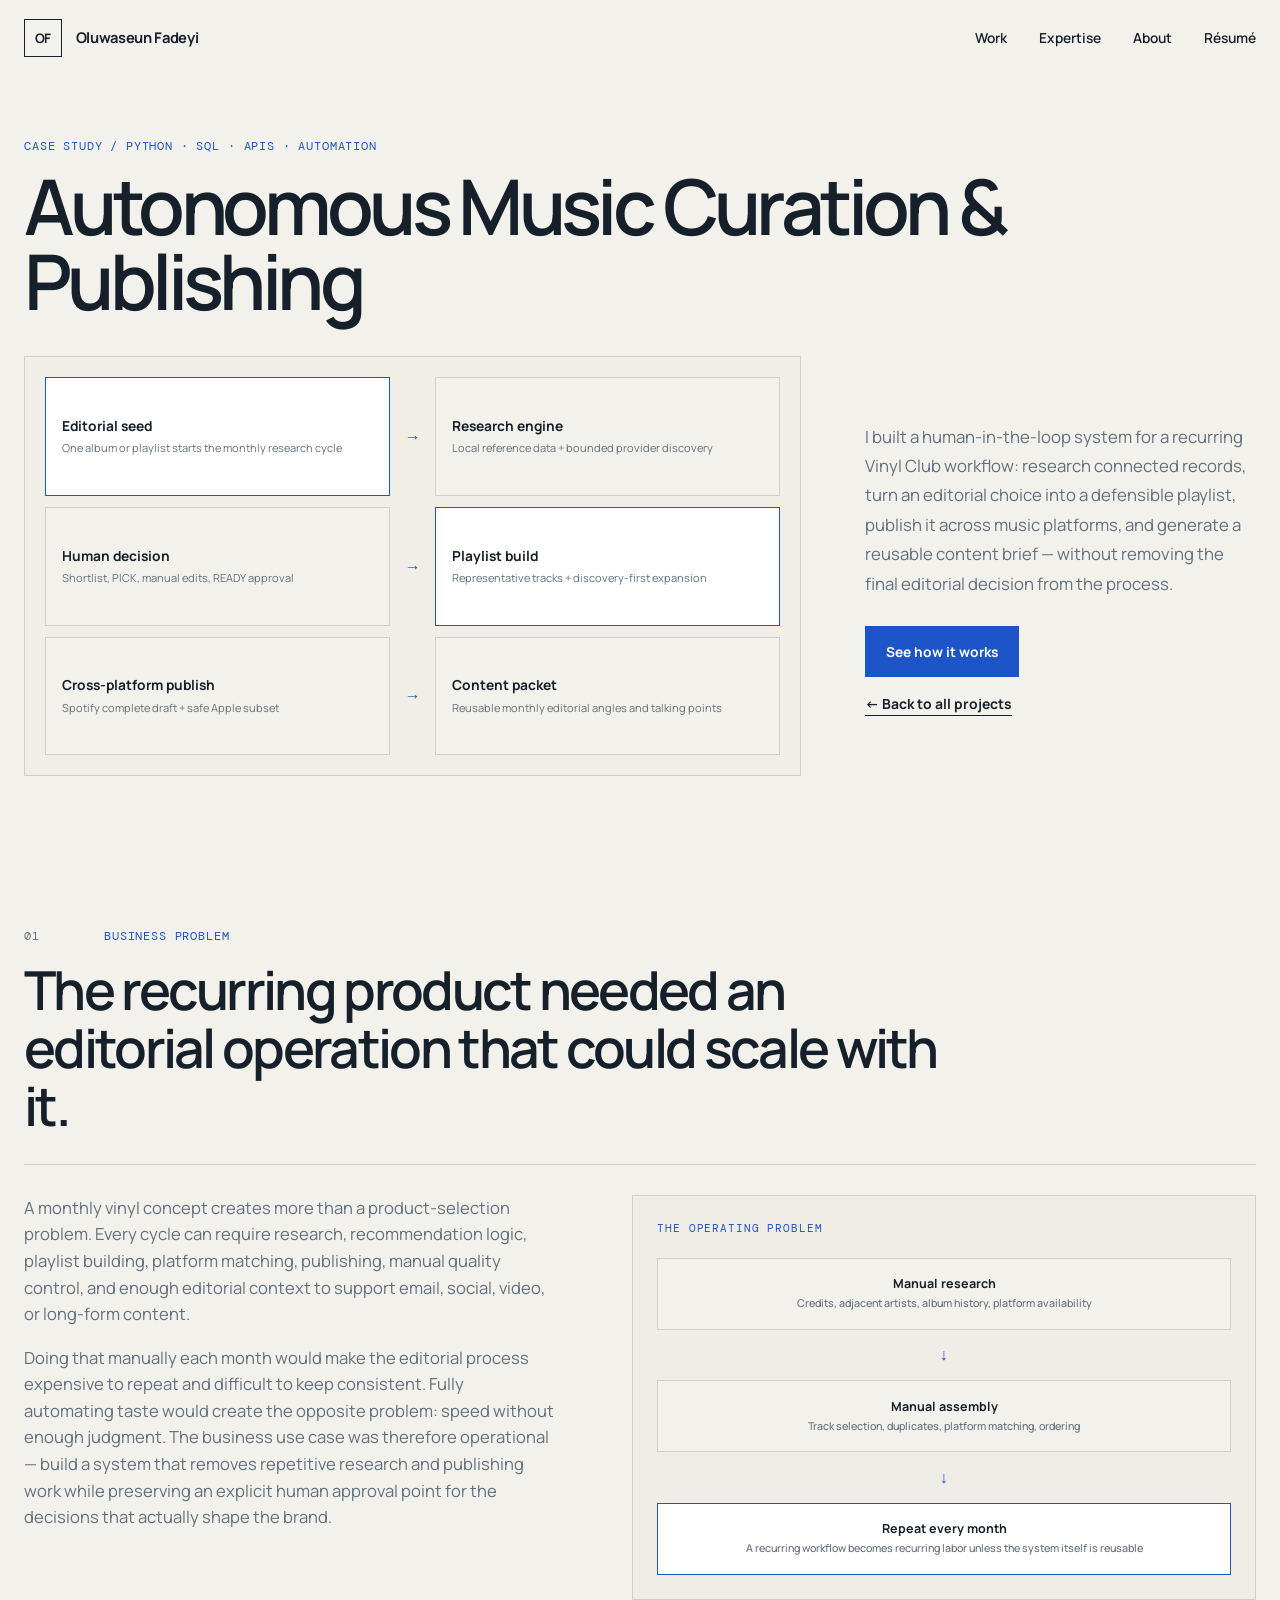
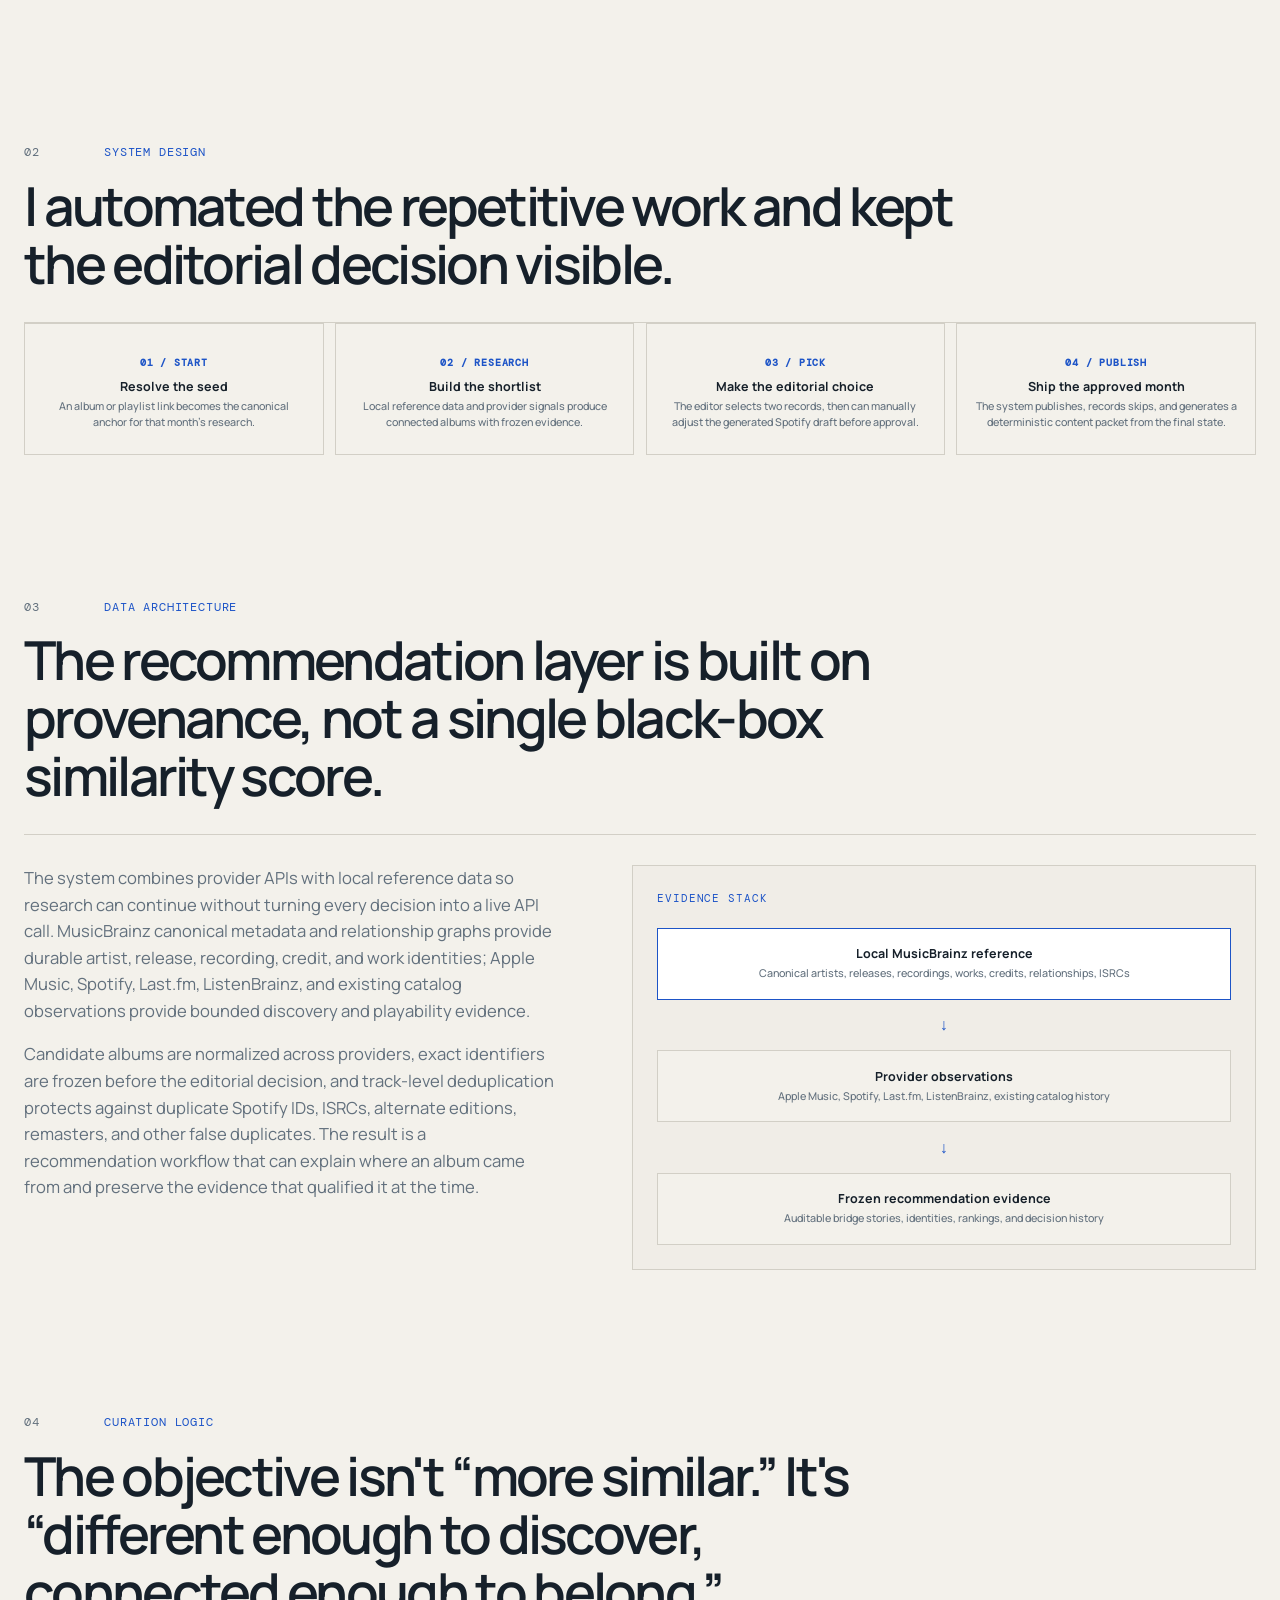
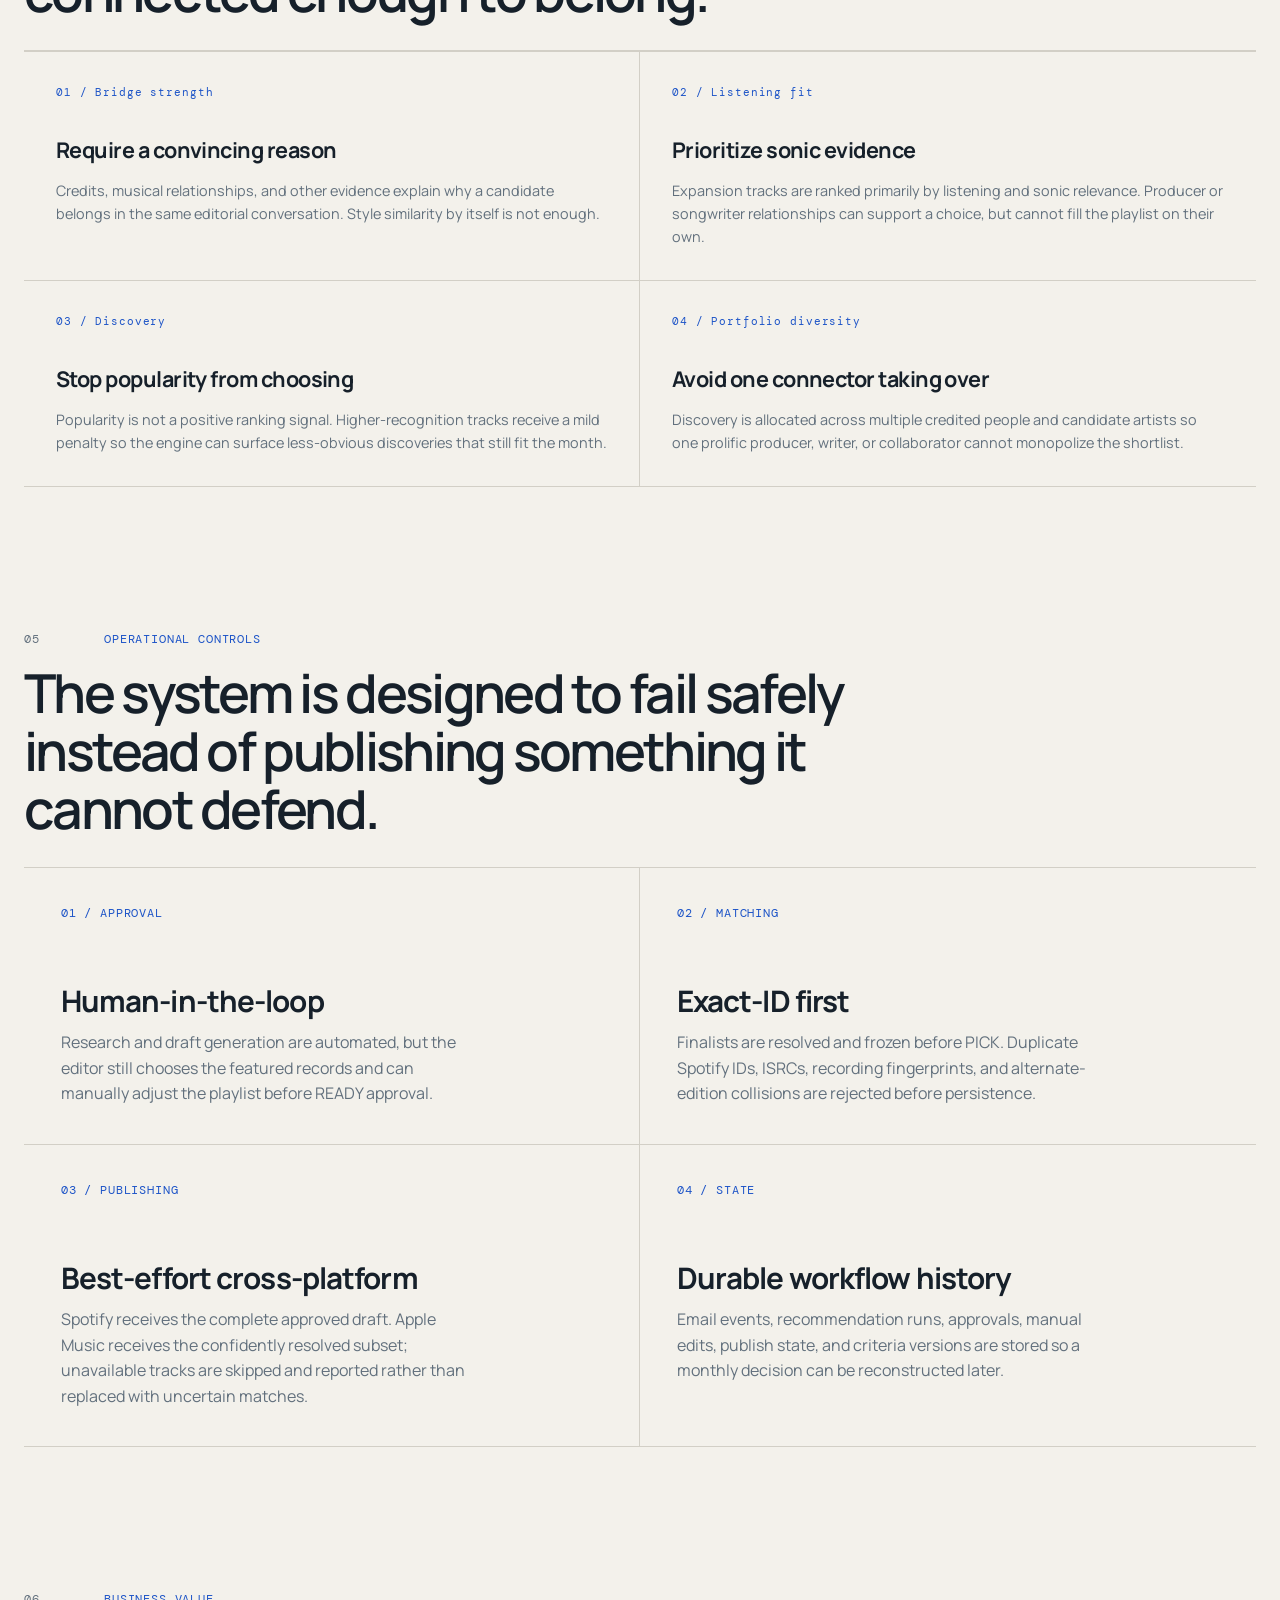
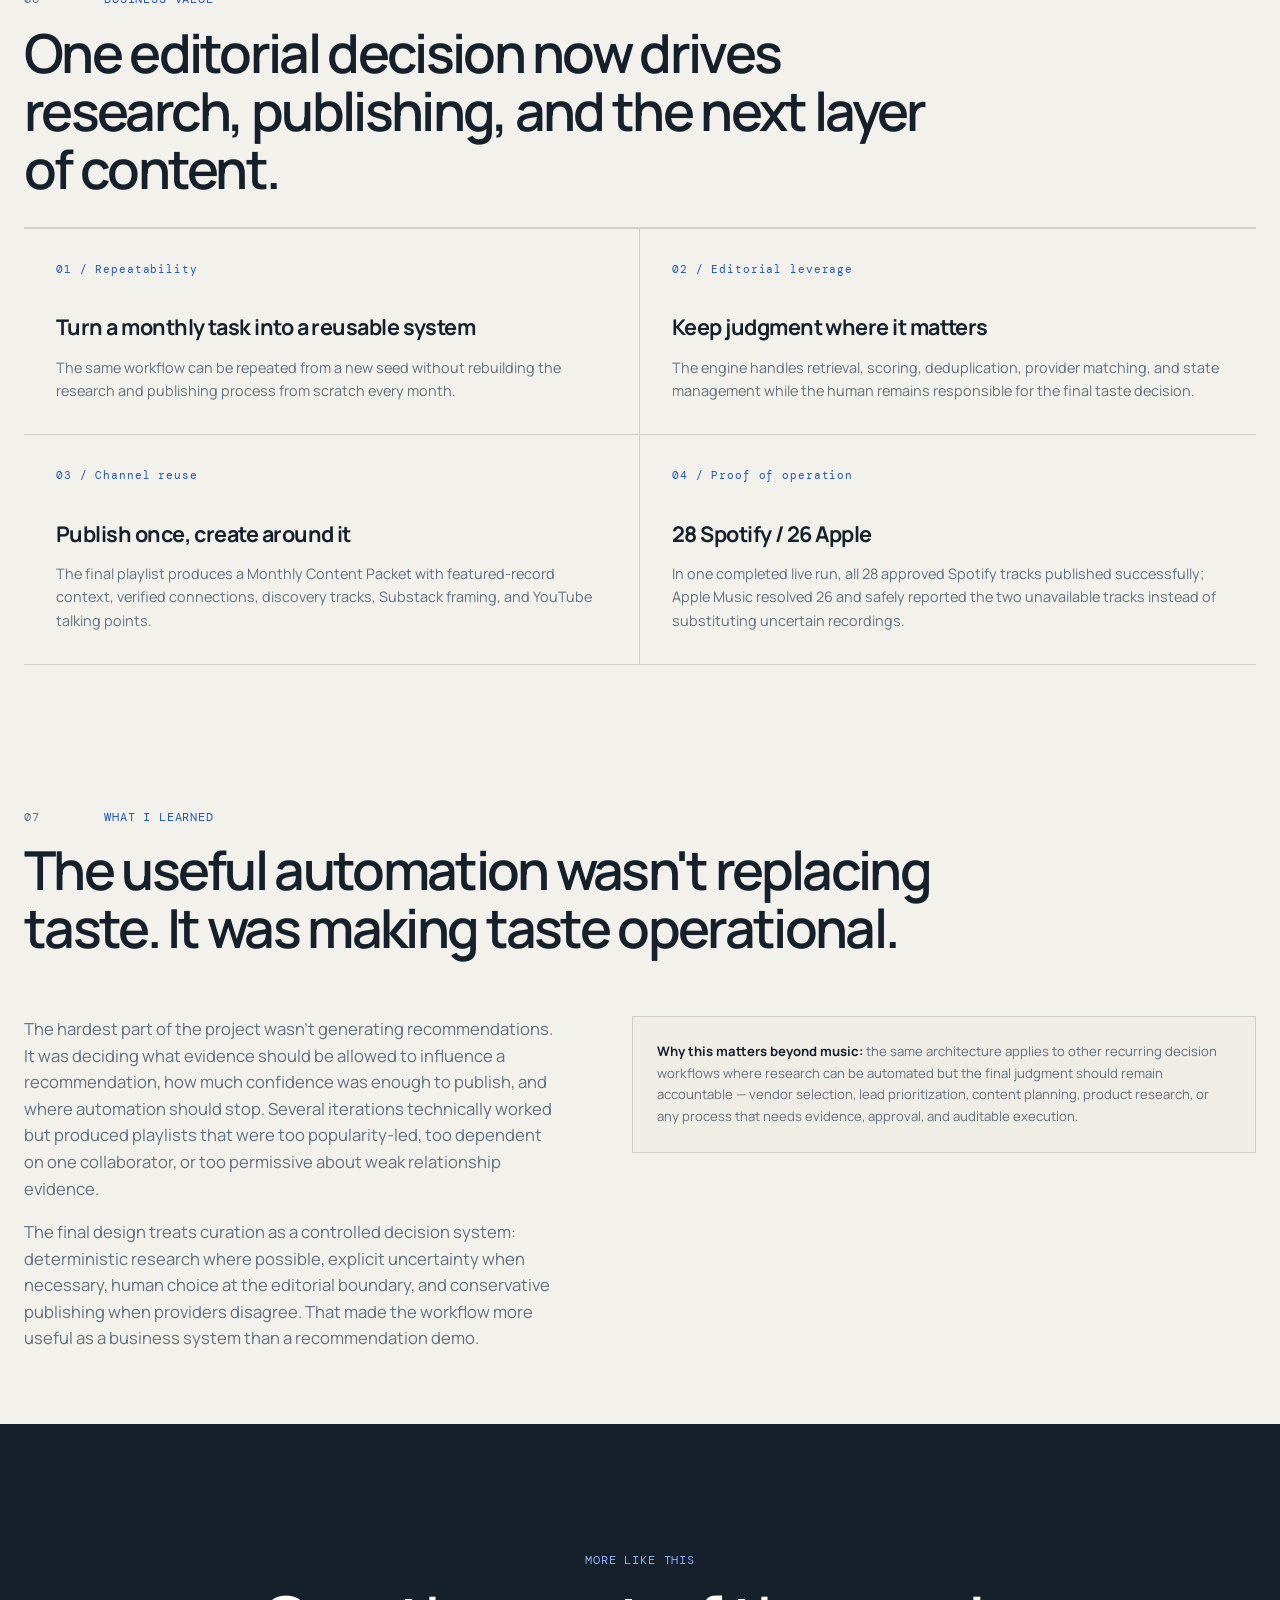
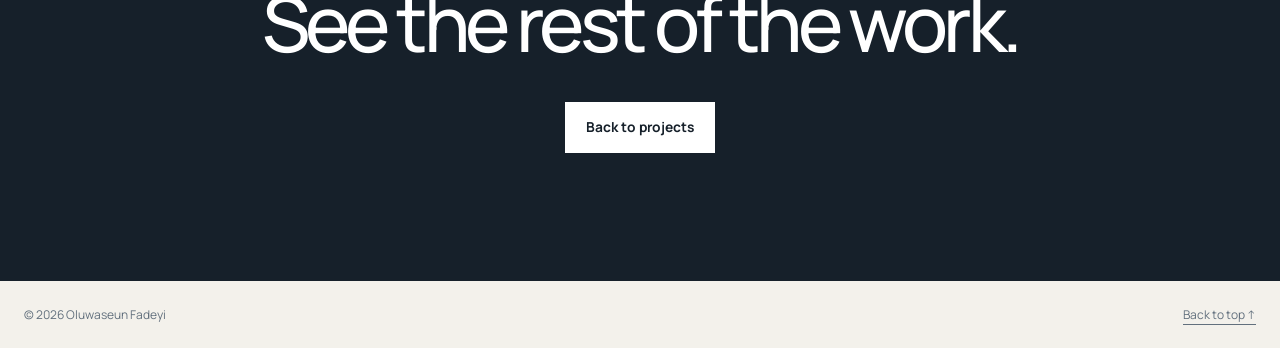
<file: case-studies/autonomous-playlists-case-study.html>
<!doctype html>
<html lang="en">
<head>
    <meta charset="utf-8">
    <meta name="viewport" content="width=device-width, initial-scale=1">
    <meta name="description" content="Case study: a human-in-the-loop music curation, publishing, and content workflow built with Python, SQL, APIs, and local reference data.">
    <title>Autonomous Music Curation &amp; Publishing — Oluwaseun Fadeyi</title>

    <link rel="preconnect" href="https://fonts.googleapis.com">
    <link rel="preconnect" href="https://fonts.gstatic.com" crossorigin>
    <link href="https://fonts.googleapis.com/css2?family=DM+Mono:wght@400;500&family=Manrope:wght@400;500;600;700&display=swap" rel="stylesheet">
    <link rel="stylesheet" href="../style.css">

    <style>
        .case-hero {
            width: min(calc(100% - 48px), var(--max-width));
            margin: 0 auto;
            padding: 138px 0 5rem;
        }

        .case-hero-heading {
            max-width: 1050px;
            margin-bottom: 2.4rem;
        }

        .case-hero-heading h1 {
            margin: .8rem 0 0;
            font-size: clamp(3rem, 6vw, 6.2rem);
            line-height: .98;
            letter-spacing: -.06em;
            font-weight: 600;
        }

        .case-hero-grid {
            display: grid;
            grid-template-columns: minmax(0, 1.55fr) minmax(300px, .78fr);
            gap: clamp(2.5rem, 5vw, 5.25rem);
            align-items: center;
        }

        .case-hero-copy {
            padding-top: .25rem;
        }

        .case-hero-summary {
            margin: 0;
            color: var(--muted);
            font-size: 1.05rem;
            line-height: 1.75;
        }

        .case-hero-copy .hero-actions {
            margin-top: 1.75rem;
            display: flex;
            flex-direction: column;
            align-items: flex-start;
            gap: 1rem;
        }

        .system-map {
            min-height: 420px;
            padding: 1.25rem;
            display: grid;
            grid-template-columns: 1fr 34px 1fr;
            grid-template-rows: repeat(3, minmax(92px, auto));
            gap: .7rem .35rem;
            align-items: stretch;
            border: 1px solid var(--line);
            background: rgba(235, 232, 223, .45);
        }

        .system-node {
            padding: 1rem;
            display: flex;
            flex-direction: column;
            justify-content: center;
            border: 1px solid var(--line);
            background: var(--paper);
        }

        .system-node strong {
            display: block;
            font-size: .86rem;
            line-height: 1.3;
        }

        .system-node span {
            display: block;
            margin-top: .35rem;
            color: var(--muted);
            font-size: .69rem;
            line-height: 1.45;
        }

        .system-node.accent {
            border-color: var(--accent);
            background: var(--white);
        }

        .system-arrow {
            display: grid;
            place-items: center;
            color: var(--accent);
            font-family: "DM Mono", monospace;
            font-size: 1rem;
        }

        .case-study-section {
            padding-top: 4.5rem;
            padding-bottom: 4.5rem;
        }

        .case-study-section .section-heading {
            padding-bottom: 1.8rem;
        }

        .case-study-section .section-heading > div {
            display: contents;
        }

        .case-study-section .section-heading h2 {
            grid-column: 1 / -1;
            max-width: 930px;
            margin-top: 1rem;
        }

        .about-section.case-study-section {
            border-top: 0;
        }

        .case-study-content {
            display: grid;
            grid-template-columns: minmax(0, .92fr) minmax(360px, 1.08fr);
            gap: clamp(2.5rem, 6vw, 6rem);
            align-items: start;
            padding-top: 1.85rem;
        }

        .case-study-content .about-copy p:first-child { margin-top: 0; }
        .case-study-content .about-copy p:last-child { margin-bottom: 0; }

        .case-diagram {
            min-height: 300px;
            padding: 1.5rem;
            border: 1px solid var(--line);
            background: rgba(235, 232, 223, .42);
        }

        .diagram-label {
            margin: 0 0 1.3rem;
            color: var(--accent);
            font-family: "DM Mono", monospace;
            font-size: .68rem;
            letter-spacing: .08em;
            text-transform: uppercase;
        }

        .diagram-node {
            display: flex;
            min-height: 72px;
            padding: .85rem 1rem;
            border: 1px solid var(--line);
            background: var(--paper);
            align-items: center;
            justify-content: center;
            text-align: center;
            font-size: .78rem;
            font-weight: 700;
            line-height: 1.3;
            flex-direction: column;
        }

        .diagram-node span {
            display: block;
            margin-top: .25rem;
            color: var(--muted);
            font-size: .67rem;
            font-weight: 500;
            line-height: 1.45;
        }

        .diagram-node.accent {
            border-color: var(--accent);
            background: var(--white);
        }

        .diagram-arrow {
            display: grid;
            place-items: center;
            min-height: 28px;
            color: var(--accent);
            font-family: "DM Mono", monospace;
            font-size: 1rem;
        }

        .workflow {
            display: grid;
            grid-template-columns: repeat(4, 1fr);
            gap: .7rem;
        }

        .workflow .diagram-node {
            min-height: 132px;
        }

        .workflow .step {
            margin-bottom: .6rem;
            color: var(--accent);
            font-family: "DM Mono", monospace;
            font-size: .62rem;
            letter-spacing: .08em;
        }

        .architecture-stack {
            display: grid;
            gap: .7rem;
        }

        .principle-grid,
        .outcome-grid {
            display: grid;
            grid-template-columns: repeat(2, 1fr);
            border-top: 1px solid var(--line);
        }

        .principle-item,
        .outcome-item {
            min-height: 205px;
            padding: 2rem;
            border-bottom: 1px solid var(--line);
        }

        .principle-item:nth-child(odd),
        .outcome-item:nth-child(odd) {
            border-right: 1px solid var(--line);
        }

        .principle-item .step,
        .outcome-item .step {
            margin: 0 0 2rem;
            color: var(--accent);
            font-family: "DM Mono", monospace;
            font-size: .68rem;
            letter-spacing: .08em;
        }

        .principle-item h3,
        .outcome-item h3 {
            margin: 0 0 .7rem;
            font-size: 1.35rem;
            letter-spacing: -.025em;
        }

        .principle-item p,
        .outcome-item p {
            margin: 0;
            color: var(--muted);
            font-size: .9rem;
        }

        .metric-emphasis {
            font-size: 1.85rem !important;
            line-height: 1.08 !important;
            letter-spacing: -.04em;
        }

        .method-note {
            padding: 1.5rem;
            border: 1px solid var(--line);
            background: rgba(235, 232, 223, .42);
        }

        .method-note p {
            margin: 0;
            color: var(--muted);
            font-size: .82rem;
            line-height: 1.65;
        }

        .method-note strong { color: var(--ink); }

        @media (max-width: 900px) {
            .case-hero { padding-top: 125px; }
            .case-hero-grid,
            .case-study-content { grid-template-columns: 1fr; }
            .case-hero-copy { max-width: 700px; }
            .system-map { min-height: auto; }
            .workflow { grid-template-columns: repeat(2, 1fr); }
        }

        @media (max-width: 680px) {
            .case-hero {
                width: min(calc(100% - 32px), var(--max-width));
                padding-top: 112px;
                padding-bottom: 3.5rem;
            }

            .case-hero-heading { margin-bottom: 1.7rem; }
            .case-hero-heading h1 { font-size: clamp(2.7rem, 14vw, 4.2rem); }

            .system-map {
                grid-template-columns: 1fr;
                grid-template-rows: auto;
            }

            .system-arrow { transform: rotate(90deg); }

            .case-study-section {
                padding-top: 3.25rem;
                padding-bottom: 3.25rem;
            }

            .case-study-content { padding-top: 1.35rem; }
            .workflow,
            .principle-grid,
            .outcome-grid { grid-template-columns: 1fr; }

            .principle-item:nth-child(odd),
            .outcome-item:nth-child(odd) { border-right: 0; }
        }
    </style>
</head>

<body>
    <a class="skip-link" href="#main">Skip to content</a>

    <header class="site-header">
        <nav class="nav-shell" aria-label="Primary navigation">
            <a class="wordmark" href="../index.html#top" aria-label="Oluwaseun Fadeyi, home">
                <span>OF</span>
                <span class="wordmark-name">Oluwaseun Fadeyi</span>
            </a>

            <button class="menu-toggle" type="button" aria-expanded="false" aria-controls="nav-links">
                <span class="sr-only">Toggle navigation</span>
                <span></span><span></span>
            </button>

            <div class="nav-links" id="nav-links">
                <a href="../index.html#projects">Work</a>
                <a href="../index.html#skills">Expertise</a>
                <a href="../index.html#about">About</a>
                <a href="../resume.pdf" target="_blank" rel="noopener">Résumé</a>
            </div>
        </nav>
    </header>

    <main id="main">
        <section class="case-hero" id="top">
            <div class="case-hero-heading">
                <p class="kicker">Case study / Python · SQL · APIs · Automation</p>
                <h1>Autonomous Music Curation &amp; Publishing</h1>
            </div>

            <div class="case-hero-grid">
                <div class="system-map" aria-label="Vinyl Club curation workflow diagram">
                    <div class="system-node accent">
                        <strong>Editorial seed</strong>
                        <span>One album or playlist starts the monthly research cycle</span>
                    </div>
                    <div class="system-arrow">→</div>
                    <div class="system-node">
                        <strong>Research engine</strong>
                        <span>Local reference data + bounded provider discovery</span>
                    </div>

                    <div class="system-node">
                        <strong>Human decision</strong>
                        <span>Shortlist, PICK, manual edits, READY approval</span>
                    </div>
                    <div class="system-arrow">→</div>
                    <div class="system-node accent">
                        <strong>Playlist build</strong>
                        <span>Representative tracks + discovery-first expansion</span>
                    </div>

                    <div class="system-node">
                        <strong>Cross-platform publish</strong>
                        <span>Spotify complete draft + safe Apple subset</span>
                    </div>
                    <div class="system-arrow">→</div>
                    <div class="system-node">
                        <strong>Content packet</strong>
                        <span>Reusable monthly editorial angles and talking points</span>
                    </div>
                </div>

                <div class="case-hero-copy">
                    <p class="case-hero-summary">
                        I built a human-in-the-loop system for a recurring Vinyl Club workflow: research connected records, turn an editorial choice into a defensible playlist, publish it across music platforms, and generate a reusable content brief — without removing the final editorial decision from the process.
                    </p>

                    <div class="hero-actions">
                        <a class="button button-primary" href="#system">See how it works</a>
                        <a class="text-link" href="../index.html#projects">← Back to all projects</a>
                    </div>
                </div>
            </div>
        </section>

        <section class="section case-study-section">
            <div class="section-heading">
                <p class="section-number">01</p>
                <div>
                    <p class="kicker">Business problem</p>
                    <h2>The recurring product needed an editorial operation that could scale with it.</h2>
                </div>
            </div>

            <div class="case-study-content">
                <div class="about-copy">
                    <p>
                        A monthly vinyl concept creates more than a product-selection problem. Every cycle can require research, recommendation logic, playlist building, platform matching, publishing, manual quality control, and enough editorial context to support email, social, video, or long-form content.
                    </p>
                    <p>
                        Doing that manually each month would make the editorial process expensive to repeat and difficult to keep consistent. Fully automating taste would create the opposite problem: speed without enough judgment. The business use case was therefore operational — build a system that removes repetitive research and publishing work while preserving an explicit human approval point for the decisions that actually shape the brand.
                    </p>
                </div>

                <div class="case-diagram">
                    <p class="diagram-label">The operating problem</p>
                    <div class="architecture-stack">
                        <div class="diagram-node"><strong>Manual research</strong><span>Credits, adjacent artists, album history, platform availability</span></div>
                        <div class="diagram-arrow">↓</div>
                        <div class="diagram-node"><strong>Manual assembly</strong><span>Track selection, duplicates, platform matching, ordering</span></div>
                        <div class="diagram-arrow">↓</div>
                        <div class="diagram-node accent"><strong>Repeat every month</strong><span>A recurring workflow becomes recurring labor unless the system itself is reusable</span></div>
                    </div>
                </div>
            </div>
        </section>

        <section class="section case-study-section" id="system">
            <div class="section-heading">
                <p class="section-number">02</p>
                <div>
                    <p class="kicker">System design</p>
                    <h2>I automated the repetitive work and kept the editorial decision visible.</h2>
                </div>
            </div>

            <div class="workflow">
                <article class="diagram-node">
                    <p class="step">01 / START</p>
                    <strong>Resolve the seed</strong>
                    <span>An album or playlist link becomes the canonical anchor for that month's research.</span>
                </article>
                <article class="diagram-node">
                    <p class="step">02 / RESEARCH</p>
                    <strong>Build the shortlist</strong>
                    <span>Local reference data and provider signals produce connected albums with frozen evidence.</span>
                </article>
                <article class="diagram-node">
                    <p class="step">03 / PICK</p>
                    <strong>Make the editorial choice</strong>
                    <span>The editor selects two records, then can manually adjust the generated Spotify draft before approval.</span>
                </article>
                <article class="diagram-node">
                    <p class="step">04 / PUBLISH</p>
                    <strong>Ship the approved month</strong>
                    <span>The system publishes, records skips, and generates a deterministic content packet from the final state.</span>
                </article>
            </div>
        </section>

        <section class="section case-study-section">
            <div class="section-heading">
                <p class="section-number">03</p>
                <div>
                    <p class="kicker">Data architecture</p>
                    <h2>The recommendation layer is built on provenance, not a single black-box similarity score.</h2>
                </div>
            </div>

            <div class="case-study-content">
                <div class="about-copy">
                    <p>
                        The system combines provider APIs with local reference data so research can continue without turning every decision into a live API call. MusicBrainz canonical metadata and relationship graphs provide durable artist, release, recording, credit, and work identities; Apple Music, Spotify, Last.fm, ListenBrainz, and existing catalog observations provide bounded discovery and playability evidence.
                    </p>
                    <p>
                        Candidate albums are normalized across providers, exact identifiers are frozen before the editorial decision, and track-level deduplication protects against duplicate Spotify IDs, ISRCs, alternate editions, remasters, and other false duplicates. The result is a recommendation workflow that can explain where an album came from and preserve the evidence that qualified it at the time.
                    </p>
                </div>

                <div class="case-diagram">
                    <p class="diagram-label">Evidence stack</p>
                    <div class="architecture-stack">
                        <div class="diagram-node accent"><strong>Local MusicBrainz reference</strong><span>Canonical artists, releases, recordings, works, credits, relationships, ISRCs</span></div>
                        <div class="diagram-arrow">↓</div>
                        <div class="diagram-node"><strong>Provider observations</strong><span>Apple Music, Spotify, Last.fm, ListenBrainz, existing catalog history</span></div>
                        <div class="diagram-arrow">↓</div>
                        <div class="diagram-node"><strong>Frozen recommendation evidence</strong><span>Auditable bridge stories, identities, rankings, and decision history</span></div>
                    </div>
                </div>
            </div>
        </section>

        <section class="section case-study-section">
            <div class="section-heading">
                <p class="section-number">04</p>
                <div>
                    <p class="kicker">Curation logic</p>
                    <h2>The objective isn't “more similar.” It's “different enough to discover, connected enough to belong.”</h2>
                </div>
            </div>

            <div class="principle-grid">
                <article class="principle-item">
                    <p class="step">01 / Bridge strength</p>
                    <h3>Require a convincing reason</h3>
                    <p>Credits, musical relationships, and other evidence explain why a candidate belongs in the same editorial conversation. Style similarity by itself is not enough.</p>
                </article>

                <article class="principle-item">
                    <p class="step">02 / Listening fit</p>
                    <h3>Prioritize sonic evidence</h3>
                    <p>Expansion tracks are ranked primarily by listening and sonic relevance. Producer or songwriter relationships can support a choice, but cannot fill the playlist on their own.</p>
                </article>

                <article class="principle-item">
                    <p class="step">03 / Discovery</p>
                    <h3>Stop popularity from choosing</h3>
                    <p>Popularity is not a positive ranking signal. Higher-recognition tracks receive a mild penalty so the engine can surface less-obvious discoveries that still fit the month.</p>
                </article>

                <article class="principle-item">
                    <p class="step">04 / Portfolio diversity</p>
                    <h3>Avoid one connector taking over</h3>
                    <p>Discovery is allocated across multiple credited people and candidate artists so one prolific producer, writer, or collaborator cannot monopolize the shortlist.</p>
                </article>
            </div>
        </section>

        <section class="section expertise-section case-study-section">
            <div class="section-heading">
                <p class="section-number">05</p>
                <div>
                    <p class="kicker">Operational controls</p>
                    <h2>The system is designed to fail safely instead of publishing something it cannot defend.</h2>
                </div>
            </div>

            <div class="expertise-grid">
                <article class="expertise-item">
                    <p class="expertise-number">01 / Approval</p>
                    <h3 class="metric-emphasis">Human-in-the-loop</h3>
                    <p>Research and draft generation are automated, but the editor still chooses the featured records and can manually adjust the playlist before READY approval.</p>
                </article>

                <article class="expertise-item">
                    <p class="expertise-number">02 / Matching</p>
                    <h3 class="metric-emphasis">Exact-ID first</h3>
                    <p>Finalists are resolved and frozen before PICK. Duplicate Spotify IDs, ISRCs, recording fingerprints, and alternate-edition collisions are rejected before persistence.</p>
                </article>

                <article class="expertise-item">
                    <p class="expertise-number">03 / Publishing</p>
                    <h3 class="metric-emphasis">Best-effort cross-platform</h3>
                    <p>Spotify receives the complete approved draft. Apple Music receives the confidently resolved subset; unavailable tracks are skipped and reported rather than replaced with uncertain matches.</p>
                </article>

                <article class="expertise-item">
                    <p class="expertise-number">04 / State</p>
                    <h3 class="metric-emphasis">Durable workflow history</h3>
                    <p>Email events, recommendation runs, approvals, manual edits, publish state, and criteria versions are stored so a monthly decision can be reconstructed later.</p>
                </article>
            </div>
        </section>

        <section class="section case-study-section">
            <div class="section-heading">
                <p class="section-number">06</p>
                <div>
                    <p class="kicker">Business value</p>
                    <h2>One editorial decision now drives research, publishing, and the next layer of content.</h2>
                </div>
            </div>

            <div class="outcome-grid">
                <article class="outcome-item">
                    <p class="step">01 / Repeatability</p>
                    <h3>Turn a monthly task into a reusable system</h3>
                    <p>The same workflow can be repeated from a new seed without rebuilding the research and publishing process from scratch every month.</p>
                </article>

                <article class="outcome-item">
                    <p class="step">02 / Editorial leverage</p>
                    <h3>Keep judgment where it matters</h3>
                    <p>The engine handles retrieval, scoring, deduplication, provider matching, and state management while the human remains responsible for the final taste decision.</p>
                </article>

                <article class="outcome-item">
                    <p class="step">03 / Channel reuse</p>
                    <h3>Publish once, create around it</h3>
                    <p>The final playlist produces a Monthly Content Packet with featured-record context, verified connections, discovery tracks, Substack framing, and YouTube talking points.</p>
                </article>

                <article class="outcome-item">
                    <p class="step">04 / Proof of operation</p>
                    <h3>28 Spotify / 26 Apple</h3>
                    <p>In one completed live run, all 28 approved Spotify tracks published successfully; Apple Music resolved 26 and safely reported the two unavailable tracks instead of substituting uncertain recordings.</p>
                </article>
            </div>
        </section>

        <section class="section about-section case-study-section">
            <div class="section-heading">
                <p class="section-number">07</p>
                <div>
                    <p class="kicker">What I learned</p>
                    <h2>The useful automation wasn't replacing taste. It was making taste operational.</h2>
                </div>
            </div>

            <div class="case-study-content">
                <div class="about-copy">
                    <p>
                        The hardest part of the project wasn't generating recommendations. It was deciding what evidence should be allowed to influence a recommendation, how much confidence was enough to publish, and where automation should stop. Several iterations technically worked but produced playlists that were too popularity-led, too dependent on one collaborator, or too permissive about weak relationship evidence.
                    </p>
                    <p>
                        The final design treats curation as a controlled decision system: deterministic research where possible, explicit uncertainty when necessary, human choice at the editorial boundary, and conservative publishing when providers disagree. That made the workflow more useful as a business system than a recommendation demo.
                    </p>
                </div>

                <aside class="method-note">
                    <p>
                        <strong>Why this matters beyond music:</strong> the same architecture applies to other recurring decision workflows where research can be automated but the final judgment should remain accountable — vendor selection, lead prioritization, content planning, product research, or any process that needs evidence, approval, and auditable execution.
                    </p>
                </aside>
            </div>
        </section>

        <section class="contact-section">
            <p class="kicker">More like this</p>
            <h2>See the rest of the work.</h2>
            <a class="button button-light" href="../index.html#projects">Back to projects</a>
        </section>
    </main>

    <footer>
        <p>© 2026 Oluwaseun Fadeyi</p>
        <a href="#top">Back to top ↑</a>
    </footer>

    <script src="../script.js"></script>
</body>
</html>
</file>
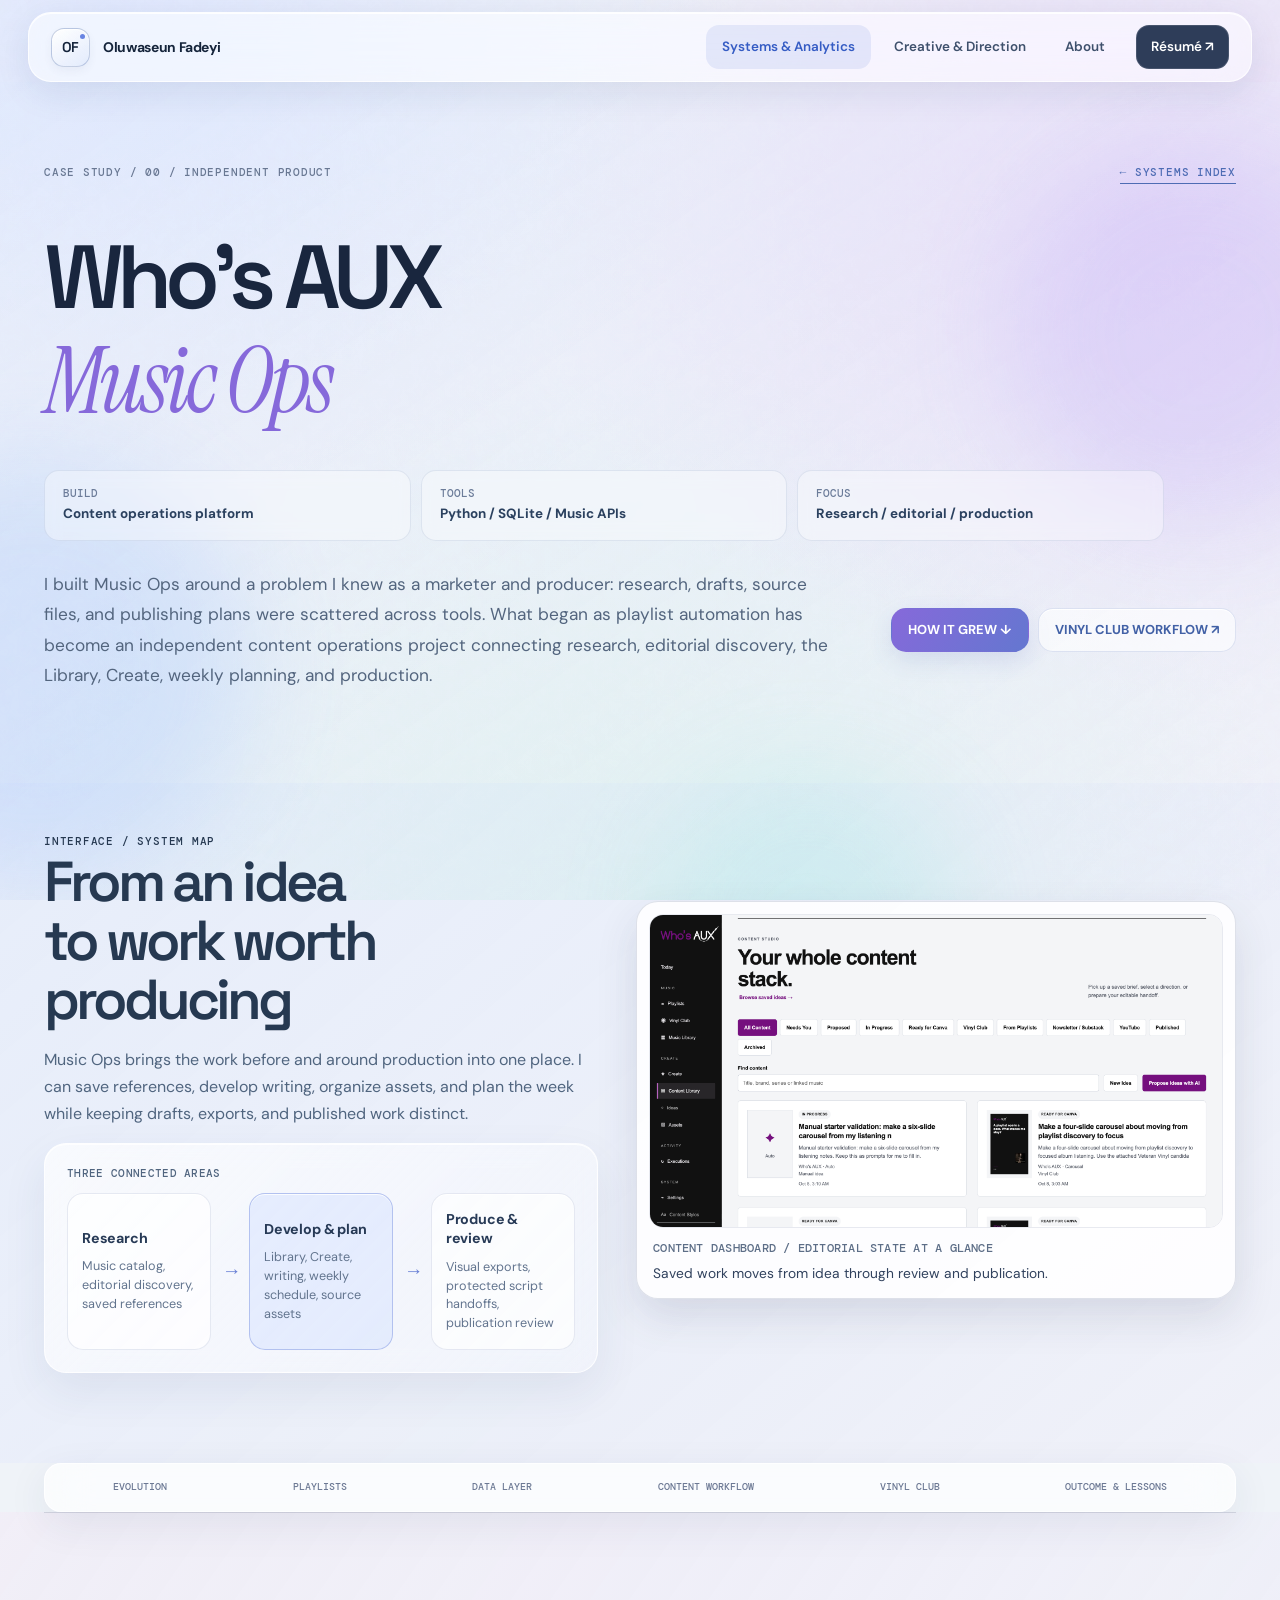
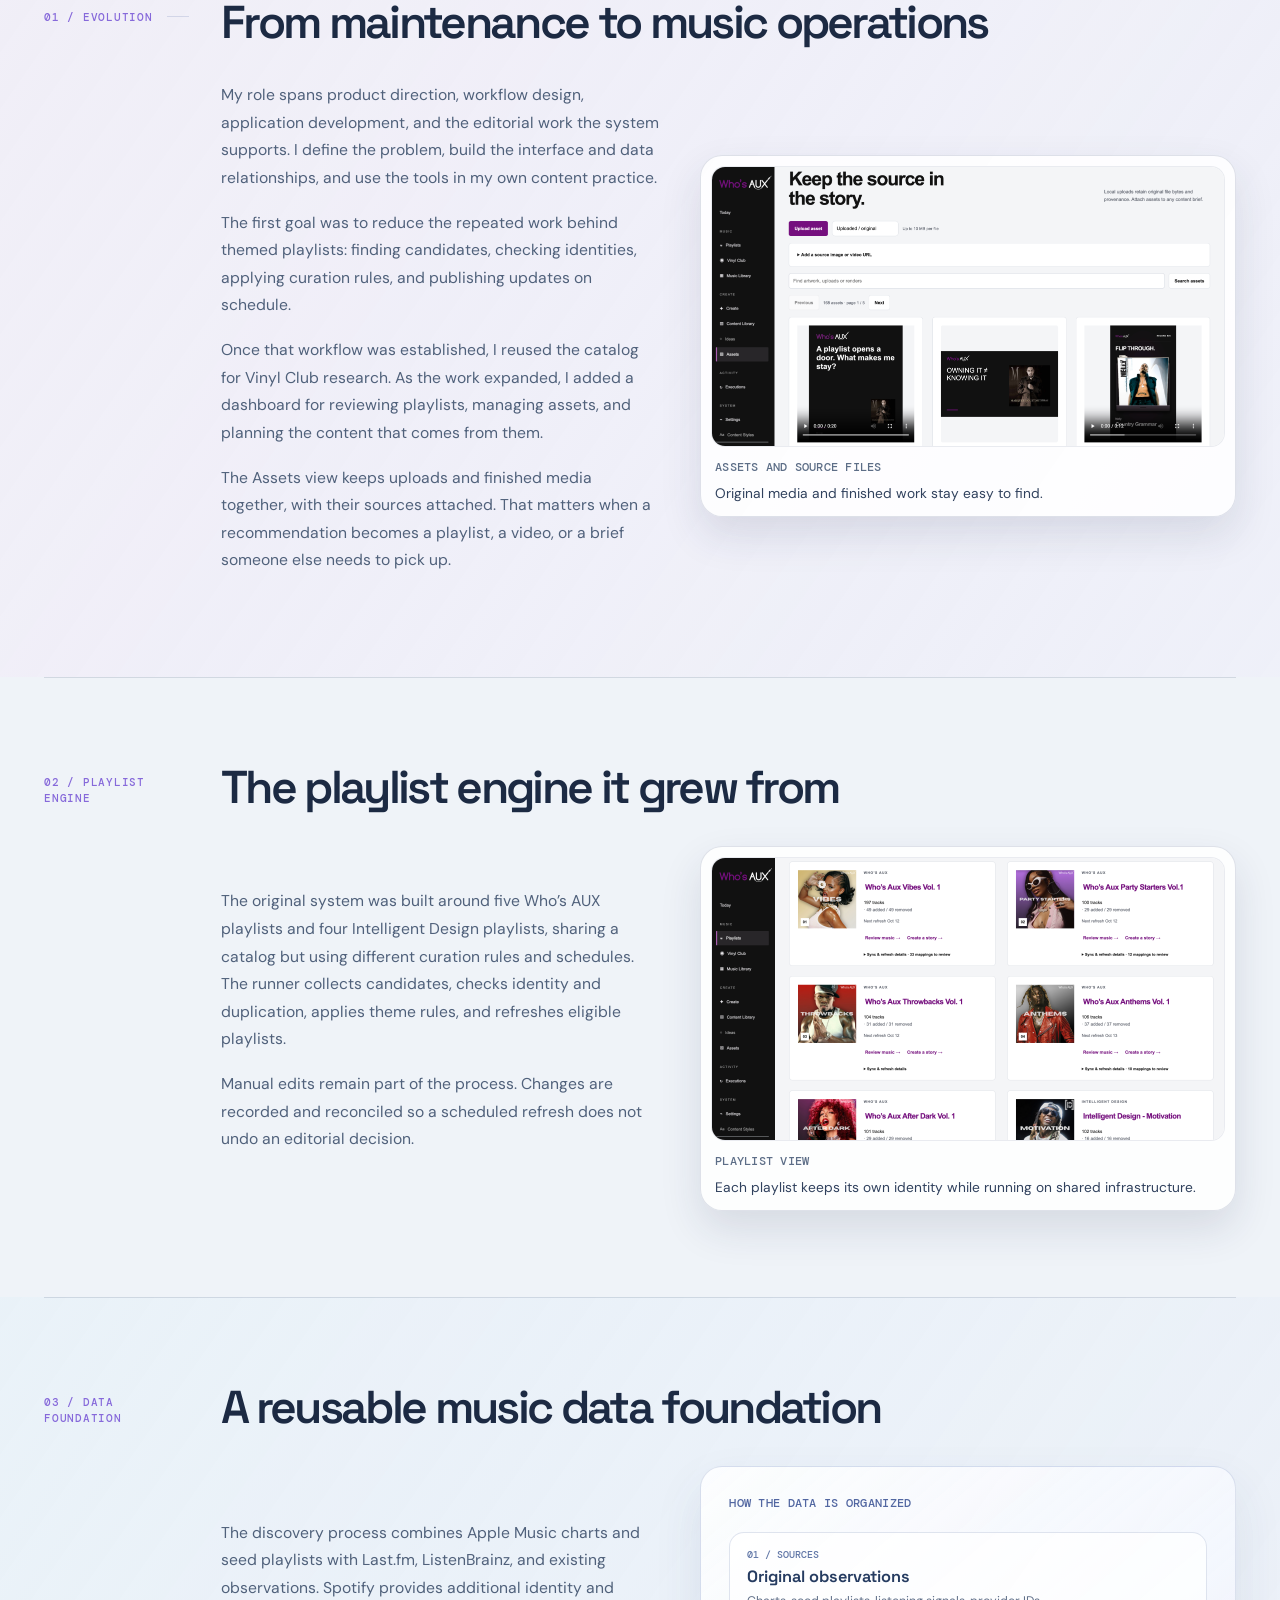
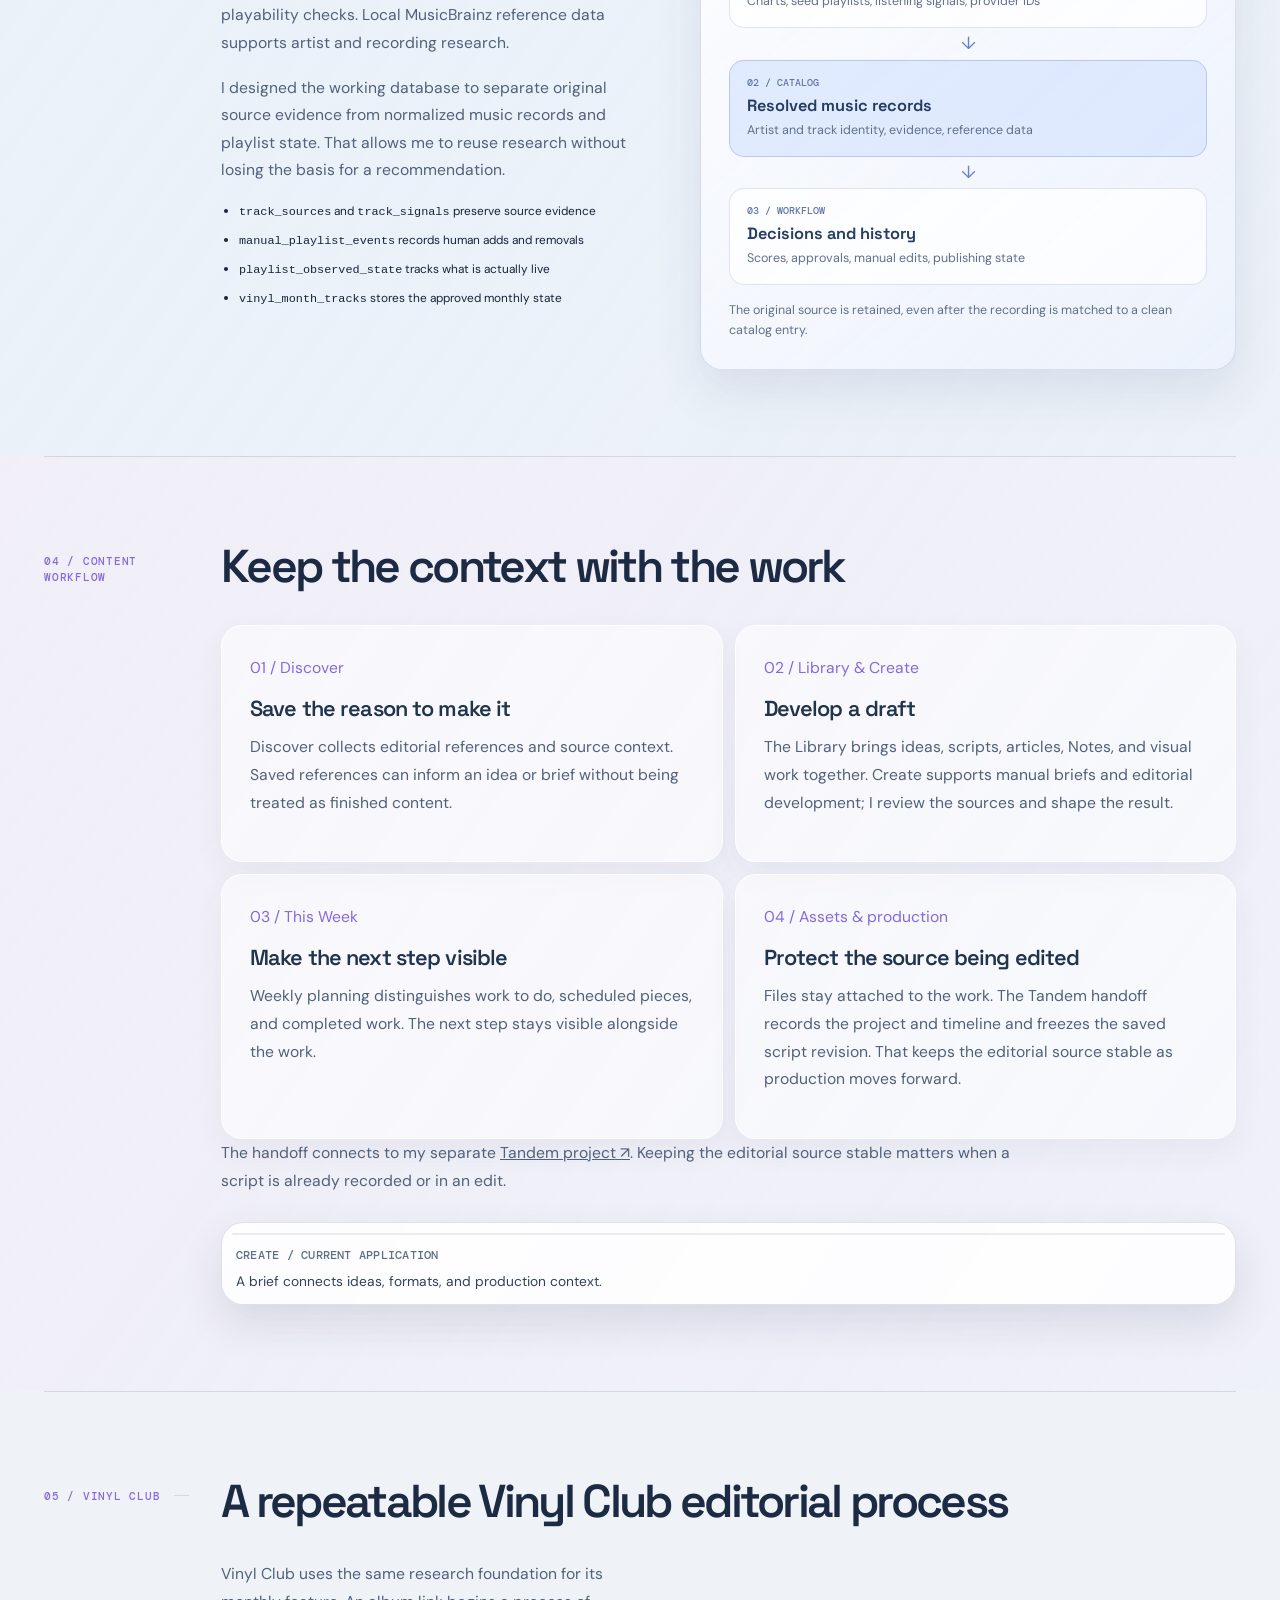
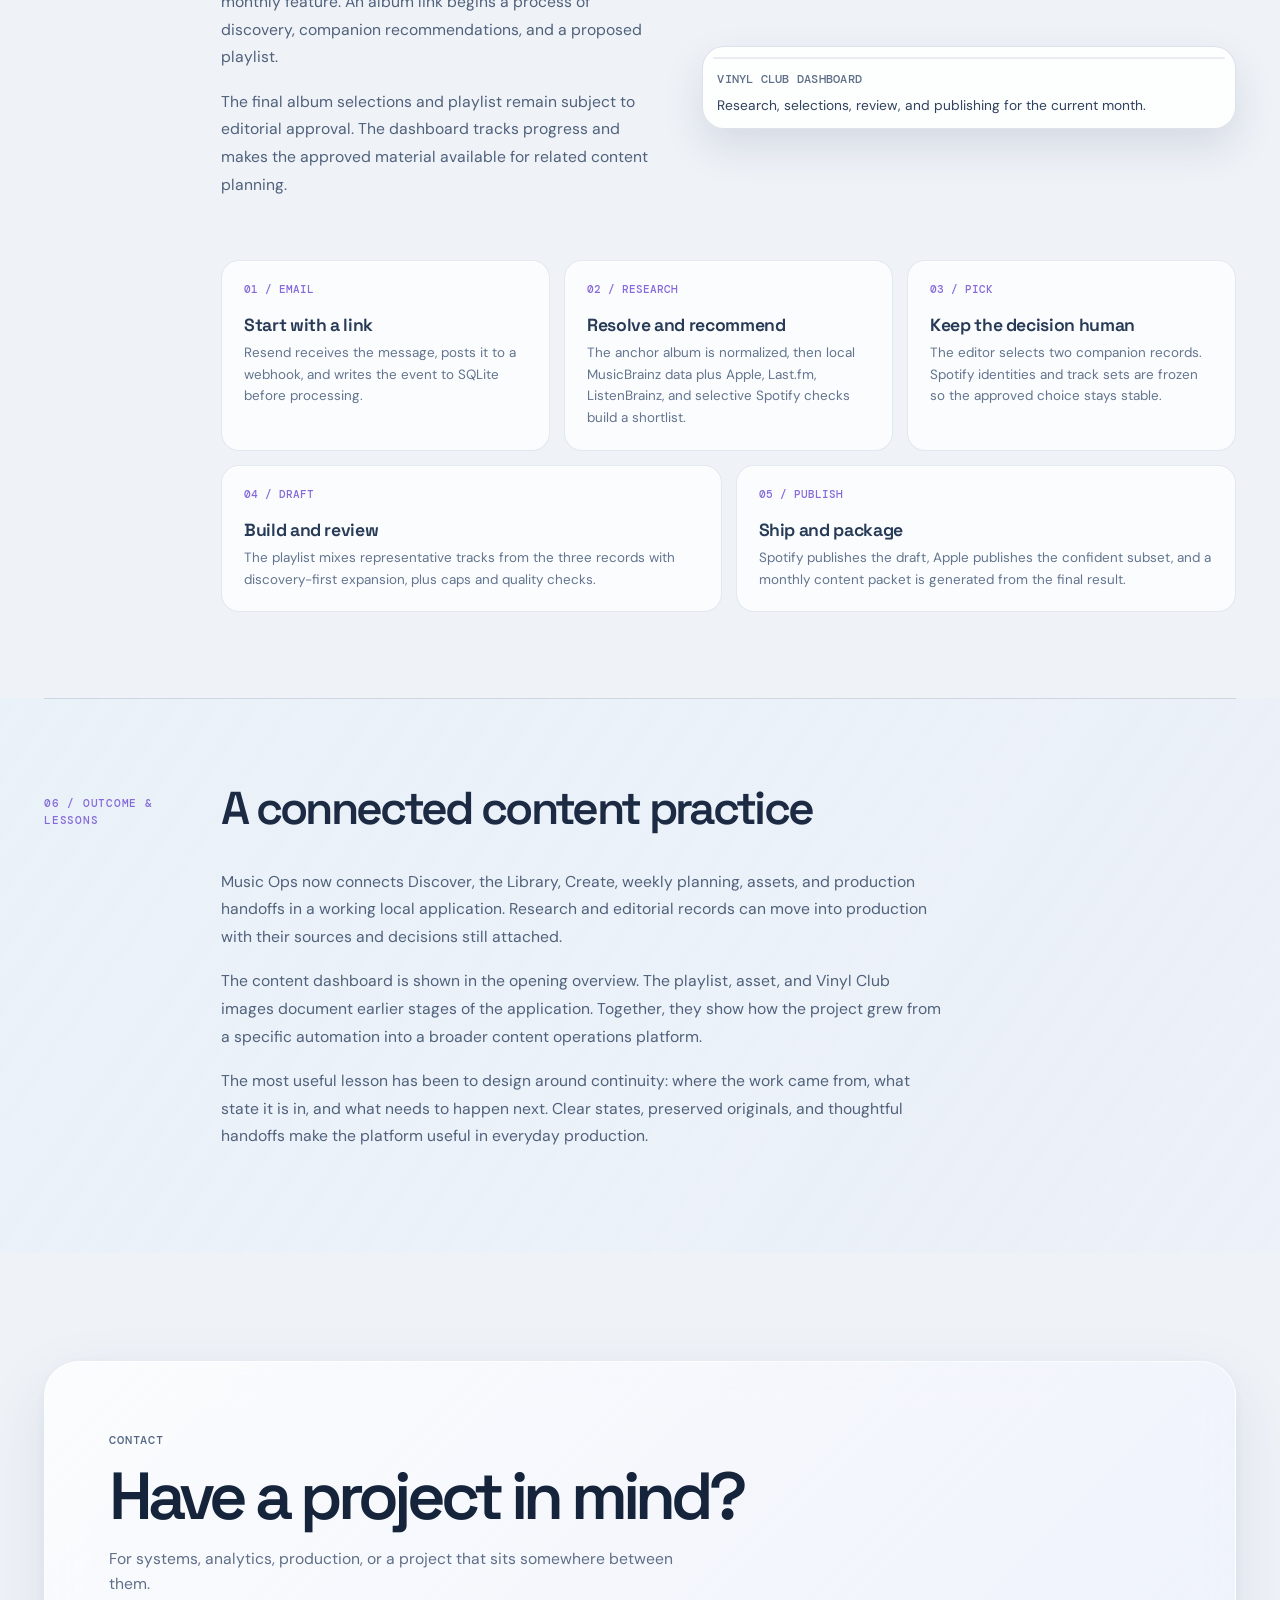
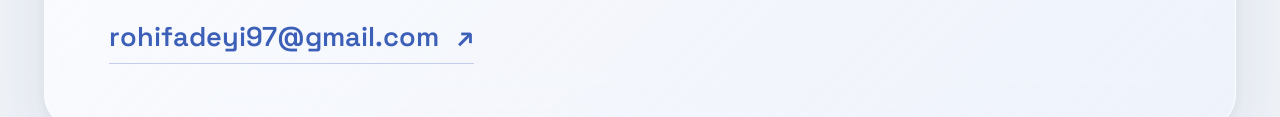
<file: case-studies/autonomous-playlists.html>
<!DOCTYPE html>
<html lang="en"><head><meta charset="utf-8"/><meta content="width=device-width, initial-scale=1" name="viewport"/><meta content="0;url=music-ops.html" http-equiv="refresh"/><link href="music-ops.html" rel="canonical"/><title>Autonomous Music Operations: updated case study</title></head><body><main><p>This project is now documented under <a href="music-ops.html">Who’s AUX Music Ops</a>.</p></main></body></html>
</file>
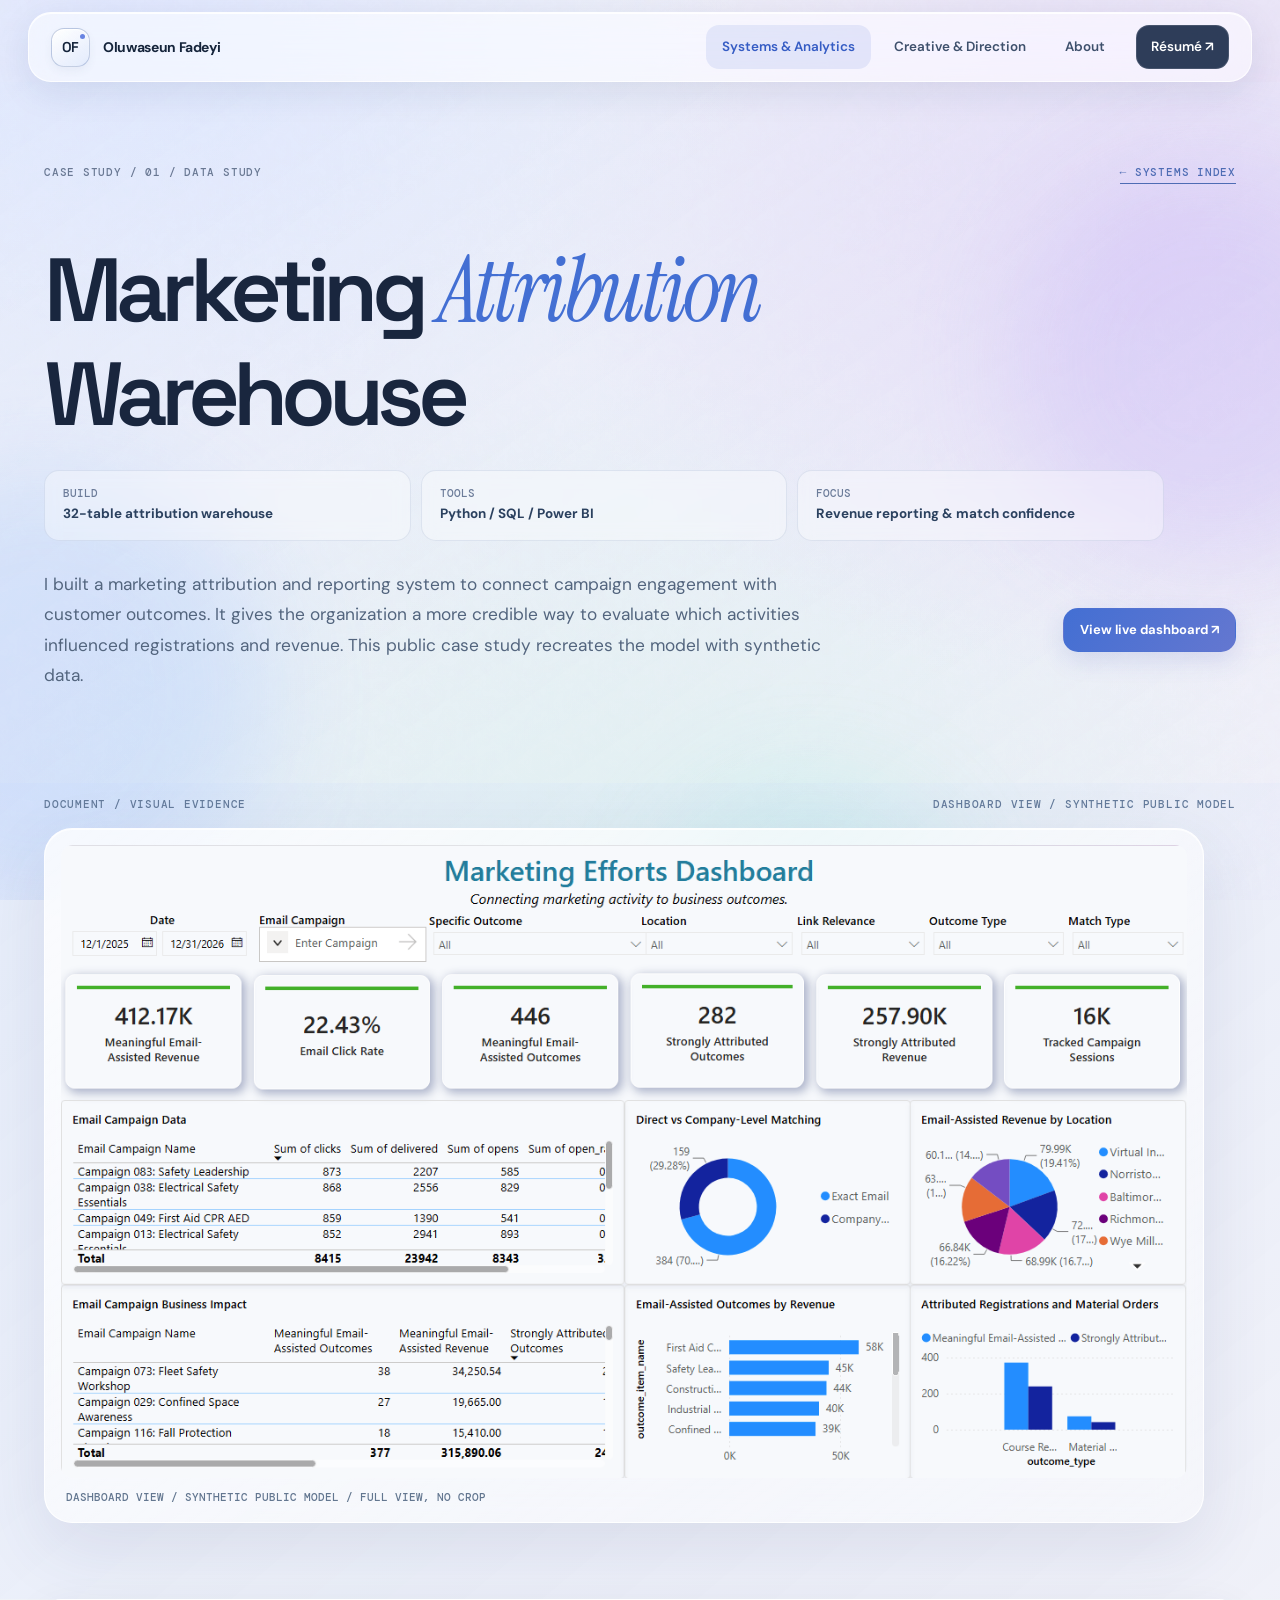
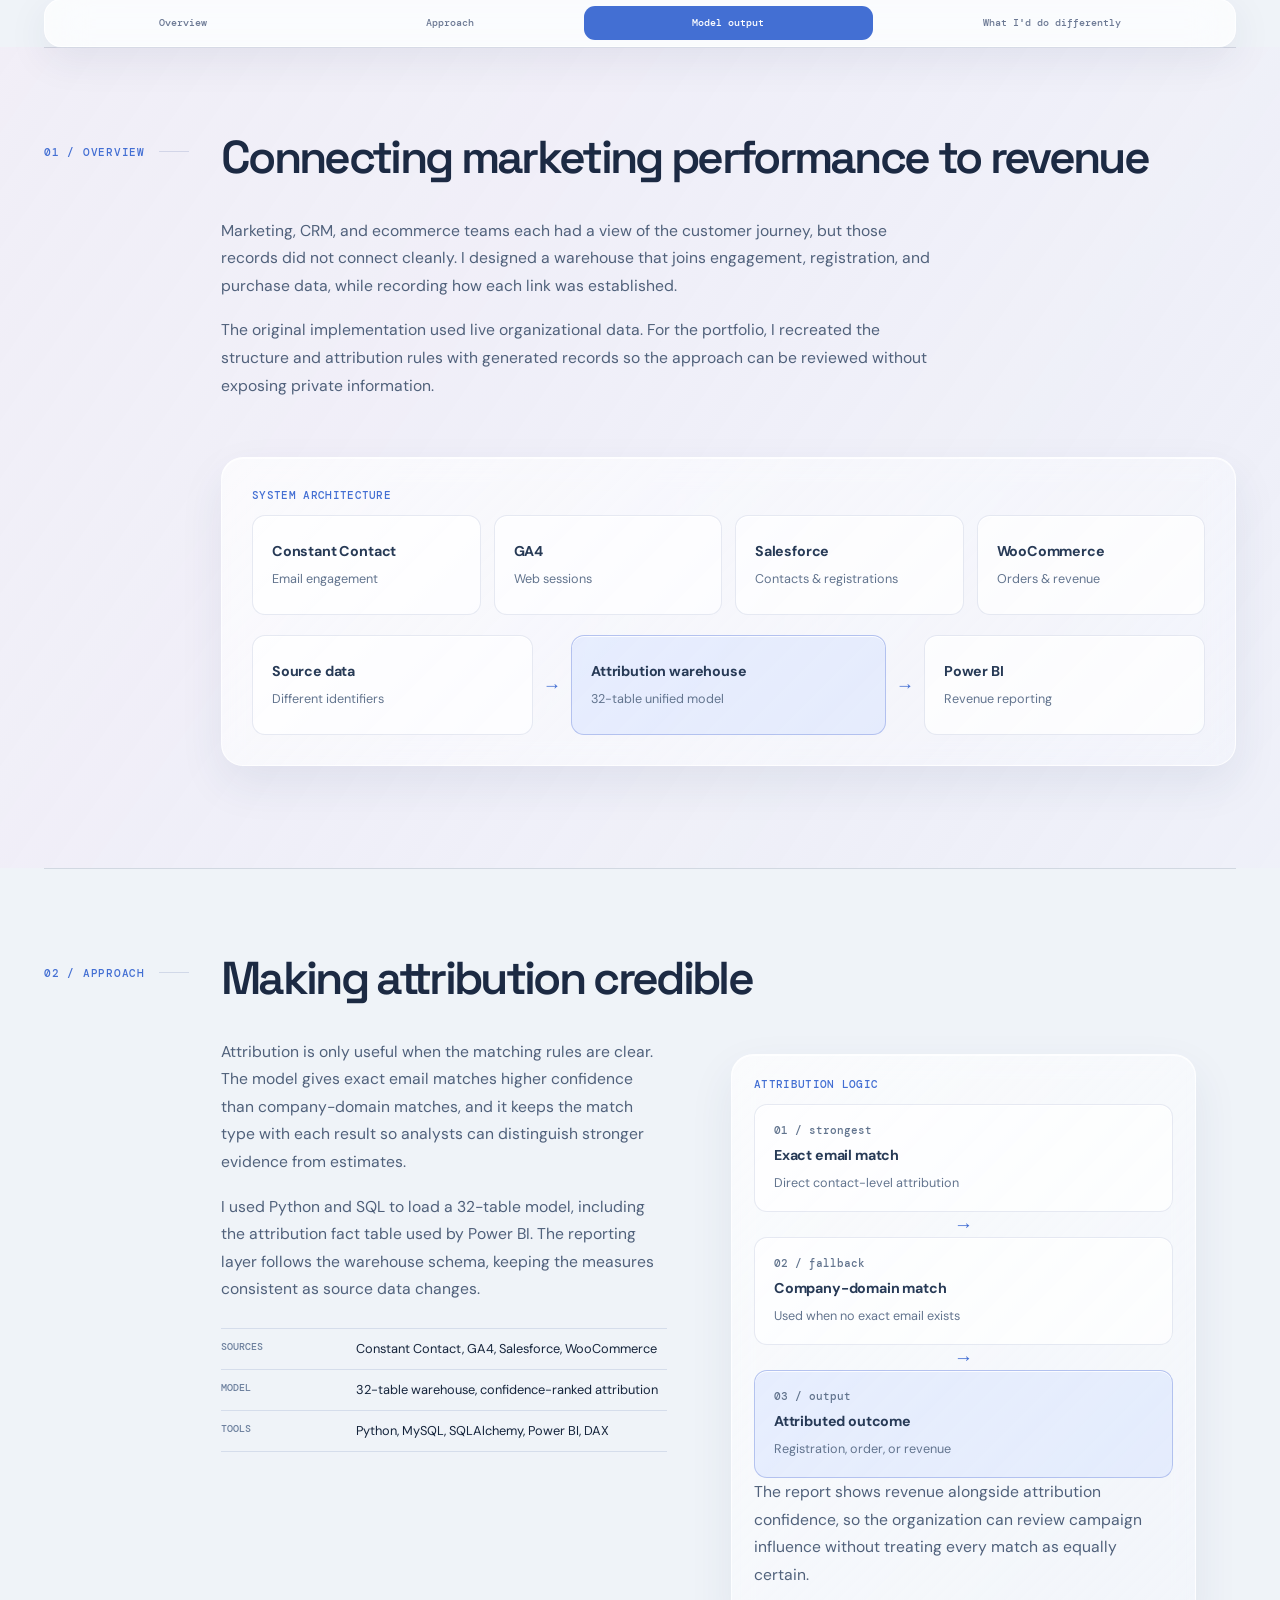
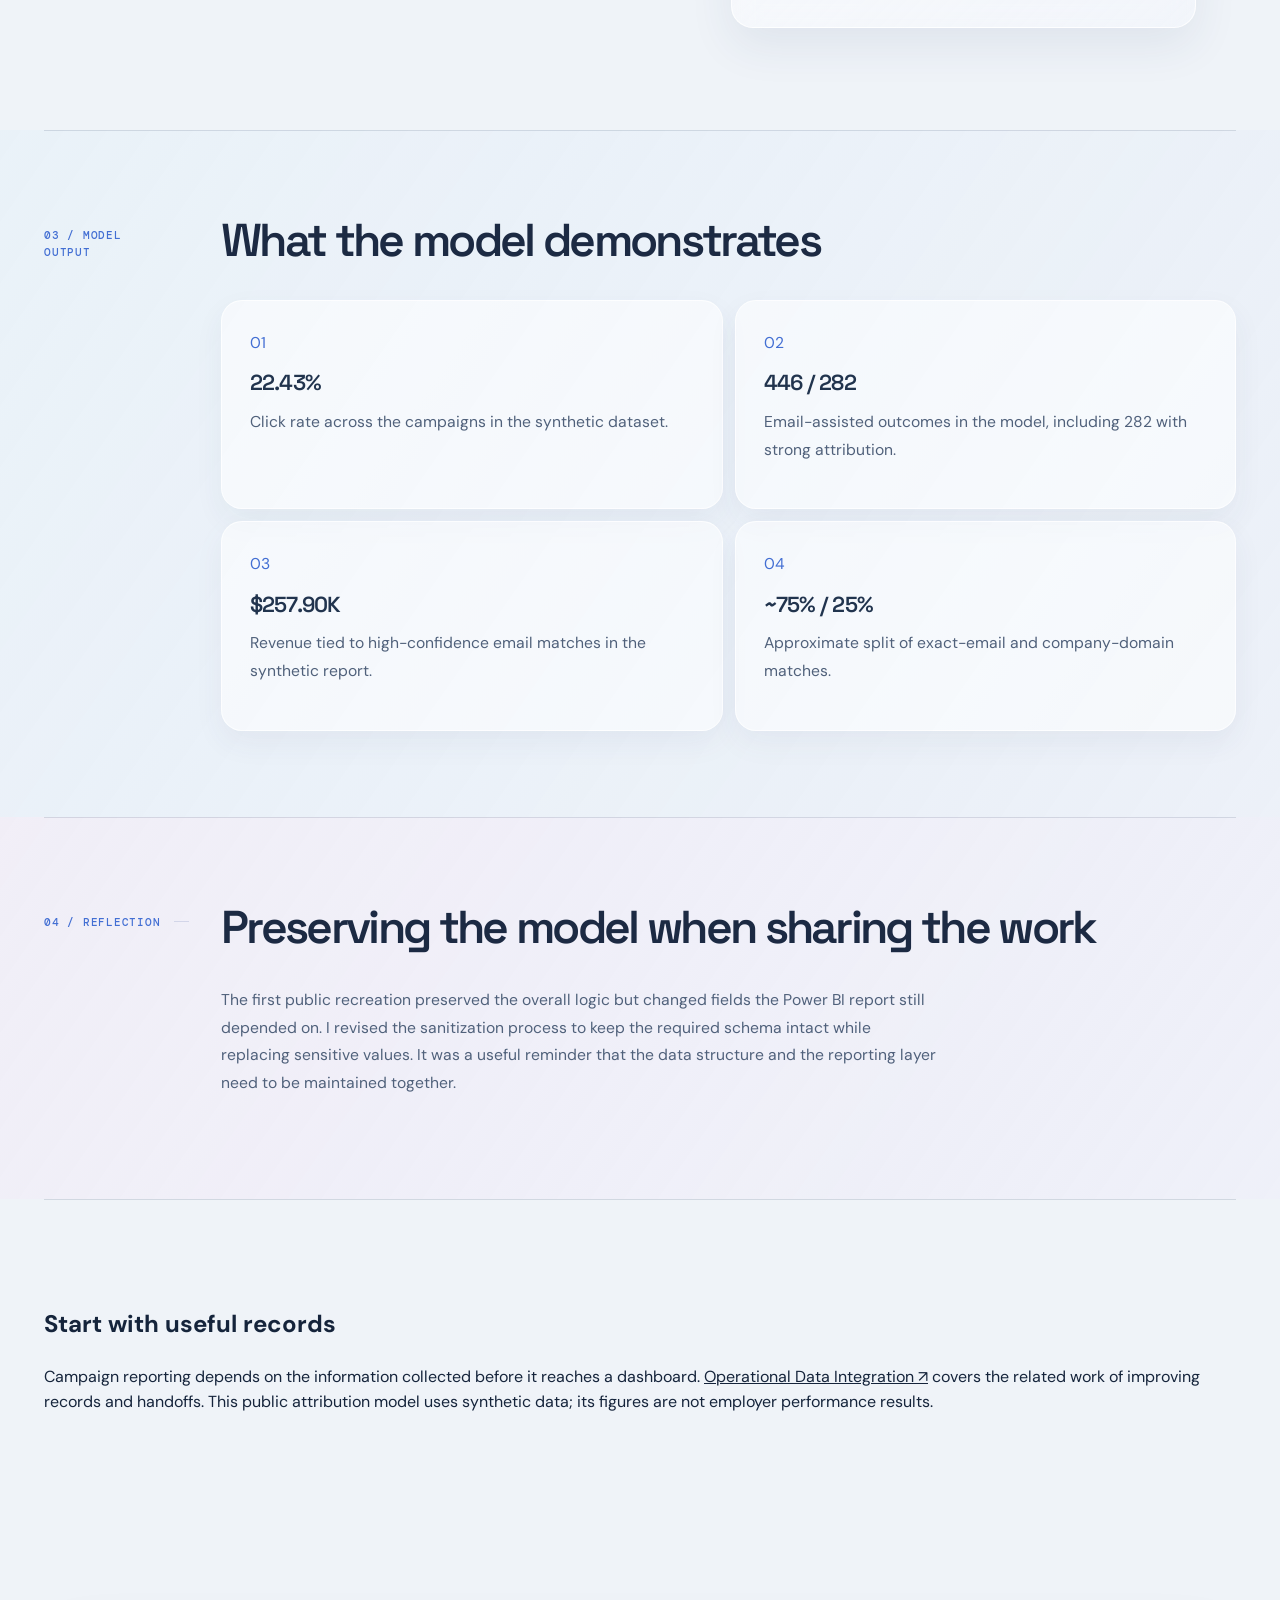
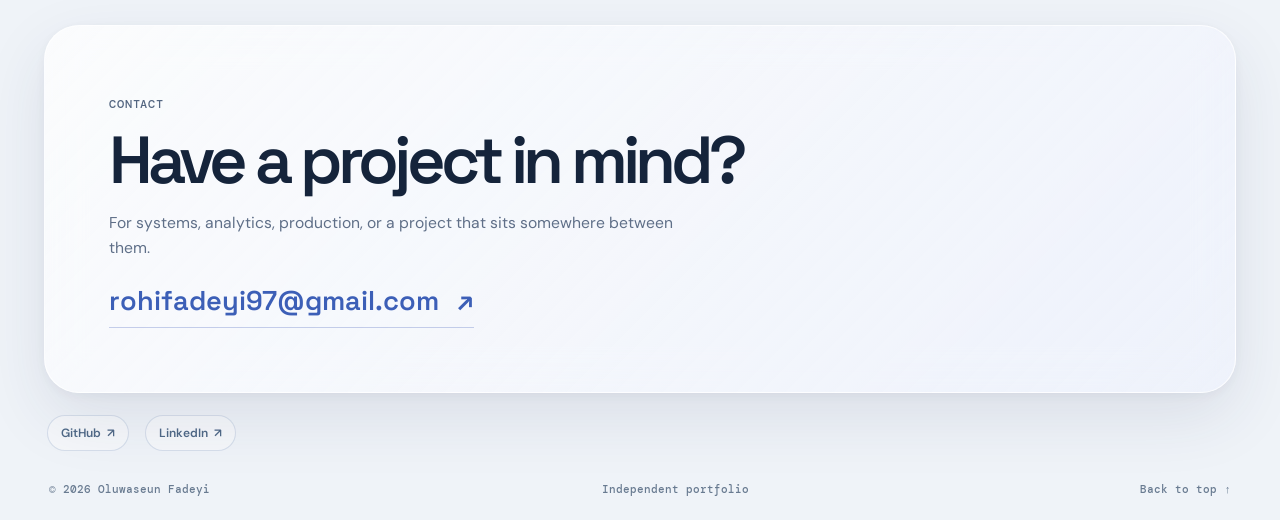
<file: case-studies/marketing-attribution-warehouse.html>
<!DOCTYPE html>

<html lang="en"><head><meta charset="utf-8"/><meta content="width=device-width, initial-scale=1" name="viewport"/>
<meta content="The challenge was making marketing engagement and revenue records tell the same story." name="description"/><meta content="#ecf2f8" name="theme-color"/>
<title>Marketing Attribution Warehouse | Oluwaseun Fadeyi</title>
<link href="https://fonts.googleapis.com" rel="preconnect"/><link crossorigin="" href="https://fonts.gstatic.com" rel="preconnect"/>
<link href="https://fonts.googleapis.com/css2?family=DM+Sans:wght@400;500;600;700&amp;family=DM+Mono:wght@400;500&amp;family=Instrument+Serif:ital@0;1&amp;family=Space+Grotesk:wght@400;500;600;700&amp;display=swap" rel="stylesheet"/><link href="../studio.css" rel="stylesheet"/><script>document.documentElement.classList.add('has-js')</script>
<link href="../glass.css" rel="stylesheet"/><link href="../portfolio-polish.css" rel="stylesheet"/><link href="../portfolio-final.css" rel="stylesheet"/></head><body class="warehouse glass-case casepage glass-site case-marketing" id="top"><div aria-hidden="true" class="ambient-layer"><span class="ambient-orb ambient-orb-a"></span><span class="ambient-orb ambient-orb-b"></span><span class="ambient-orb ambient-orb-c"></span></div><div aria-hidden="true" class="reading-progress"></div><a class="skip-link" href="#main">Skip to content</a>
<header class="glass-header" id="site-header">
<nav aria-label="Primary navigation" class="nav-inner">
<a aria-label="Oluwaseun Fadeyi home" class="brand" href="../index.html"><span class="brand-symbol">OF<span class="brand-dot"></span></span><span class="brand-name">Oluwaseun Fadeyi</span></a>
<button aria-controls="site-nav" aria-expanded="false" aria-label="Open navigation" class="nav-toggle" type="button"><span></span><span></span></button>
<div class="nav-links" id="site-nav"><a aria-current="page" href="../systems.html">Systems &amp; Analytics</a><a href="../creative.html">Creative &amp; Direction</a><a class="nav-about" href="../index.html#about">About</a><a class="nav-resume" href="../resume.pdf" rel="noopener" target="_blank">Résumé <span>↗</span></a></div>
</nav>
</header>
<main id="main"><section class="case-front scene-panel" data-scene="case-intro"><div class="wrap case-front-inner"><div class="case-overline micro"><span>CASE STUDY / 01 / DATA STUDY</span><span><a class="underlink" href="../systems.html">← SYSTEMS INDEX</a></span></div>
<h1>Marketing <em>Attribution</em> Warehouse</h1><div aria-label="Project summary" class="case-facts"><div class="case-fact"><span>Build</span><strong>32-table attribution warehouse</strong></div><div class="case-fact"><span>Tools</span><strong>Python / SQL / Power BI</strong></div><div class="case-fact"><span>Focus</span><strong>Revenue reporting &amp; match confidence</strong></div></div><div class="intro"><p class="lede">I built a marketing attribution and reporting system to connect campaign engagement with customer outcomes. It gives the organization a more credible way to evaluate which activities influenced registrations and revenue. This public case study recreates the model with synthetic data.</p><div class="case-action"><a href="https://app.powerbi.com/view?r=eyJrIjoiMjU2MmQxYTktMzNhMi00N2M5LThiNTctMmVmNmZmZjIzY2Q2IiwidCI6IjQ2YWVjMTg4LTk3ZGQtNDY5Zi1iYzRiLTcwMjNkNGYyMWM0YSJ9" rel="noopener" target="_blank">View live dashboard ↗</a></div></div></div></section>
<section class="case-media-band scene-panel" data-scene="case-media"><div class="wrap"><div class="case-media-intro micro"><span>DOCUMENT / VISUAL EVIDENCE</span><span>DASHBOARD VIEW / SYNTHETIC PUBLIC MODEL</span></div><figure class="case-photo"><img alt="Marketing Attribution Warehouse Power BI dashboard showing email-assisted revenue and match-type breakdown" loading="eager" src="../assets/images/warehouse.png"/><figcaption>DASHBOARD VIEW / SYNTHETIC PUBLIC MODEL / FULL VIEW, NO CROP</figcaption></figure></div></section><nav aria-label="Case study chapters" class="case-index-bar"><a href="#chapter-01">Overview</a><a href="#chapter-02">Approach</a><a href="#chapter-03">Model output</a><a href="#chapter-04">What I'd do differently</a></nav>
<section class="case-body-section scene-panel" data-scene="case-reading-soft" id="chapter-01"><div class="wrap"><div class="story-header"><span class="story-no">01 / Overview</span><h2>Connecting marketing performance to revenue</h2></div><div class="story-material"><div class="case-study-content case-study-content-wide">
<div class="about-copy">
<p>Marketing, CRM, and ecommerce teams each had a view of the customer journey, but those records did not connect cleanly. I designed a warehouse that joins engagement, registration, and purchase data, while recording how each link was established.</p>
<p>The original implementation used live organizational data. For the portfolio, I recreated the structure and attribution rules with generated records so the approach can be reviewed without exposing private information.</p>
</div>
<figure aria-labelledby="overview-diagram-title" class="case-diagram architecture-diagram">
<figcaption class="diagram-label" id="overview-diagram-title">System architecture</figcaption>
<div class="source-grid">
<div class="diagram-node"><div><strong>Constant Contact</strong><span>Email engagement</span></div></div>
<div class="diagram-node"><div><strong>GA4</strong><span>Web sessions</span></div></div>
<div class="diagram-node"><div><strong>Salesforce</strong><span>Contacts &amp; registrations</span></div></div>
<div class="diagram-node"><div><strong>WooCommerce</strong><span>Orders &amp; revenue</span></div></div>
</div>
<div class="warehouse-flow">
<div class="diagram-node"><div><strong>Source data</strong><span>Different identifiers</span></div></div>
<div aria-hidden="true" class="diagram-arrow">→</div>
<div class="diagram-node warehouse-node"><div><strong>Attribution warehouse</strong><span>32-table unified model</span></div></div>
<div aria-hidden="true" class="diagram-arrow">→</div>
<div class="diagram-node"><div><strong>Power BI</strong><span>Revenue reporting</span></div></div>
</div>
</figure>
</div></div></div></section><section class="case-body-section scene-panel" data-scene="case-reading" id="chapter-02"><div class="wrap"><div class="story-header"><span class="story-no">02 / Approach</span><h2>Making attribution credible</h2></div><div class="story-material"><div class="case-study-content">
<div>
<div class="about-copy">
<p>Attribution is only useful when the matching rules are clear. The model gives exact email matches higher confidence than company-domain matches, and it keeps the match type with each result so analysts can distinguish stronger evidence from estimates.</p>
<p>I used Python and SQL to load a 32-table model, including the attribution fact table used by Power BI. The reporting layer follows the warehouse schema, keeping the measures consistent as source data changes.</p>
</div>
<dl class="project-details">
<div><dt>Sources</dt><dd>Constant Contact, GA4, Salesforce, WooCommerce</dd></div>
<div><dt>Model</dt><dd>32-table warehouse, confidence-ranked attribution</dd></div>
<div><dt>Tools</dt><dd>Python, MySQL, SQLAlchemy, Power BI, DAX</dd></div>
</dl>
</div>
<figure aria-labelledby="match-diagram-title" class="case-diagram">
<figcaption class="diagram-label" id="match-diagram-title">Attribution logic</figcaption>
<div class="match-flow">
<div class="diagram-node match-tier"><span class="tier-number">01 / strongest</span><strong>Exact email match</strong><span>Direct contact-level attribution</span></div>
<div aria-hidden="true" class="diagram-arrow">→</div>
<div class="diagram-node match-tier"><span class="tier-number">02 / fallback</span><strong>Company-domain match</strong><span>Used when no exact email exists</span></div>
<div aria-hidden="true" class="diagram-arrow">→</div>
<div class="diagram-node match-tier warehouse-node"><span class="tier-number">03 / output</span><strong>Attributed outcome</strong><span>Registration, order, or revenue</span></div>
</div>
<p class="match-note">The report shows revenue alongside attribution confidence, so the organization can review campaign influence without treating every match as equally certain.</p>
</figure>
</div></div></div></section><section class="case-body-section scene-panel" data-scene="case-reading-alt" id="chapter-03"><div class="wrap"><div class="story-header"><span class="story-no">03 / Model output</span><h2>What the model demonstrates</h2></div><div class="story-material"><div class="expertise-grid">
<article class="expertise-item">
<p class="expertise-number">01</p>
<h3>22.43%</h3>
<p>Click rate across the campaigns in the synthetic dataset.</p>
</article>
<article class="expertise-item">
<p class="expertise-number">02</p>
<h3>446 / 282</h3>
<p>Email-assisted outcomes in the model, including 282 with strong attribution.</p>
</article>
<article class="expertise-item">
<p class="expertise-number">03</p>
<h3>$257.90K</h3>
<p>Revenue tied to high-confidence email matches in the synthetic report.</p>
</article>
<article class="expertise-item">
<p class="expertise-number">04</p>
<h3>~75% / 25%</h3>
<p>Approximate split of exact-email and company-domain matches.</p>
</article>
</div></div></div></section><section class="case-body-section scene-panel" data-scene="case-reading-soft" id="chapter-04"><div class="wrap"><div class="story-header"><span class="story-no">04 / REFLECTION</span><h2>Preserving the model when sharing the work</h2></div><div class="story-material"><div class="about-copy">
<p>The first public recreation preserved the overall logic but changed fields the Power BI report still depended on. I revised the sanitization process to keep the required schema intact while replacing sensitive values. It was a useful reminder that the data structure and the reporting layer need to be maintained together.</p>
</div></div></div></section><section class="case-body-section scene-panel" data-scene="case-end"><div class="wrap"><div class="about-copy"><h2>Start with useful records</h2><p>Campaign reporting depends on the information collected before it reaches a dashboard. <a href="salesforce-automation.html">Operational Data Integration ↗</a> covers the related work of improving records and handoffs. This public attribution model uses synthetic data; its figures are not employer performance results.</p></div></div></section></main>
<footer class="glass-footer" data-scene="footer">
<div class="site-width">
<div class="footer-intro"><span class="eyebrow">Contact</span><h2>Have a project in mind?</h2><p>For systems, analytics, production, or a project that sits somewhere between them.</p><a class="footer-email" href="mailto:rohifadeyi97@gmail.com">rohifadeyi97@gmail.com <span>↗</span></a></div>
<div class="professional-links"><a href="https://github.com/rohifadeyi97" rel="noopener noreferrer" target="_blank">GitHub <span>↗</span></a><a href="https://linkedin.com/in/oluwaseun-fadeyi-31373a23b/" rel="noopener noreferrer" target="_blank">LinkedIn <span>↗</span></a></div>
<div class="footer-bottom"><span>© 2026 Oluwaseun Fadeyi</span><span>Independent portfolio</span><a href="#top">Back to top ↑</a></div>
</div>
</footer>
<script defer="" src="../glass.js"></script><script defer="True" src="../portfolio-final.js"></script></body></html>
</file>
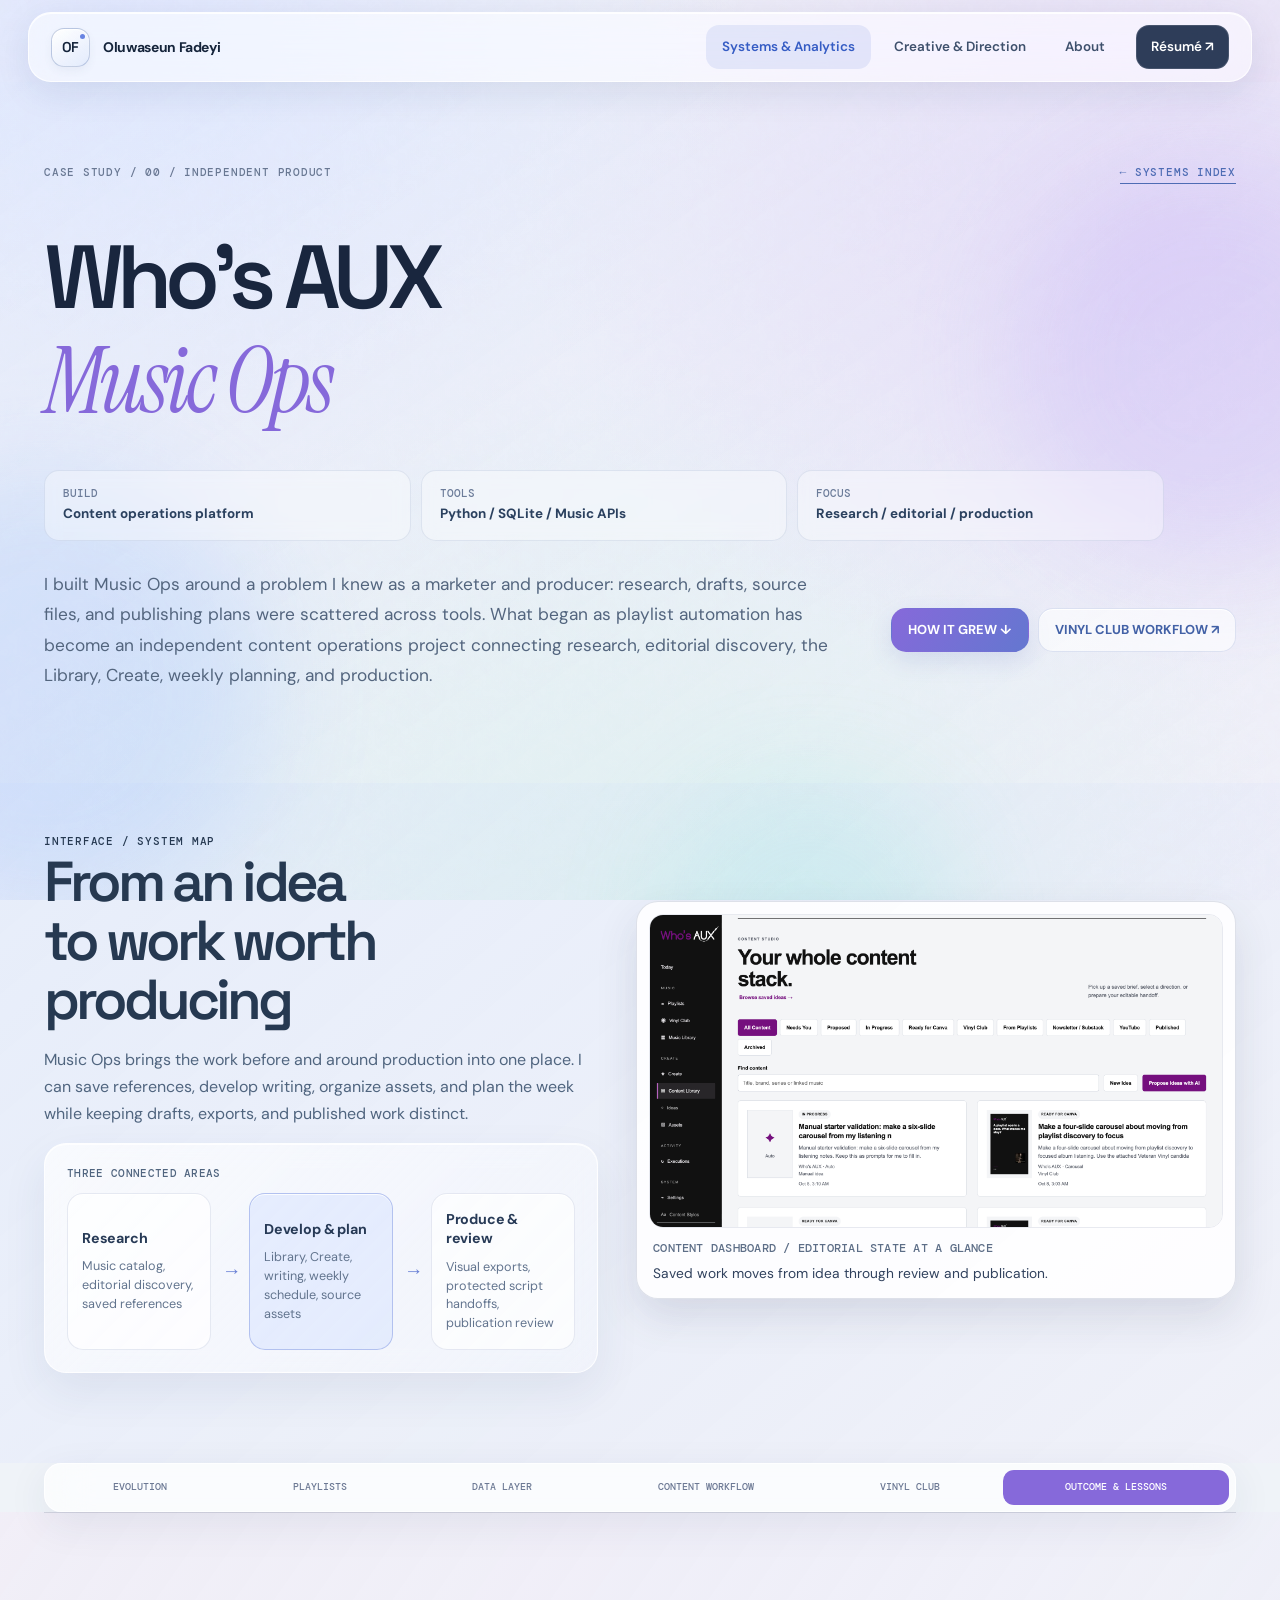
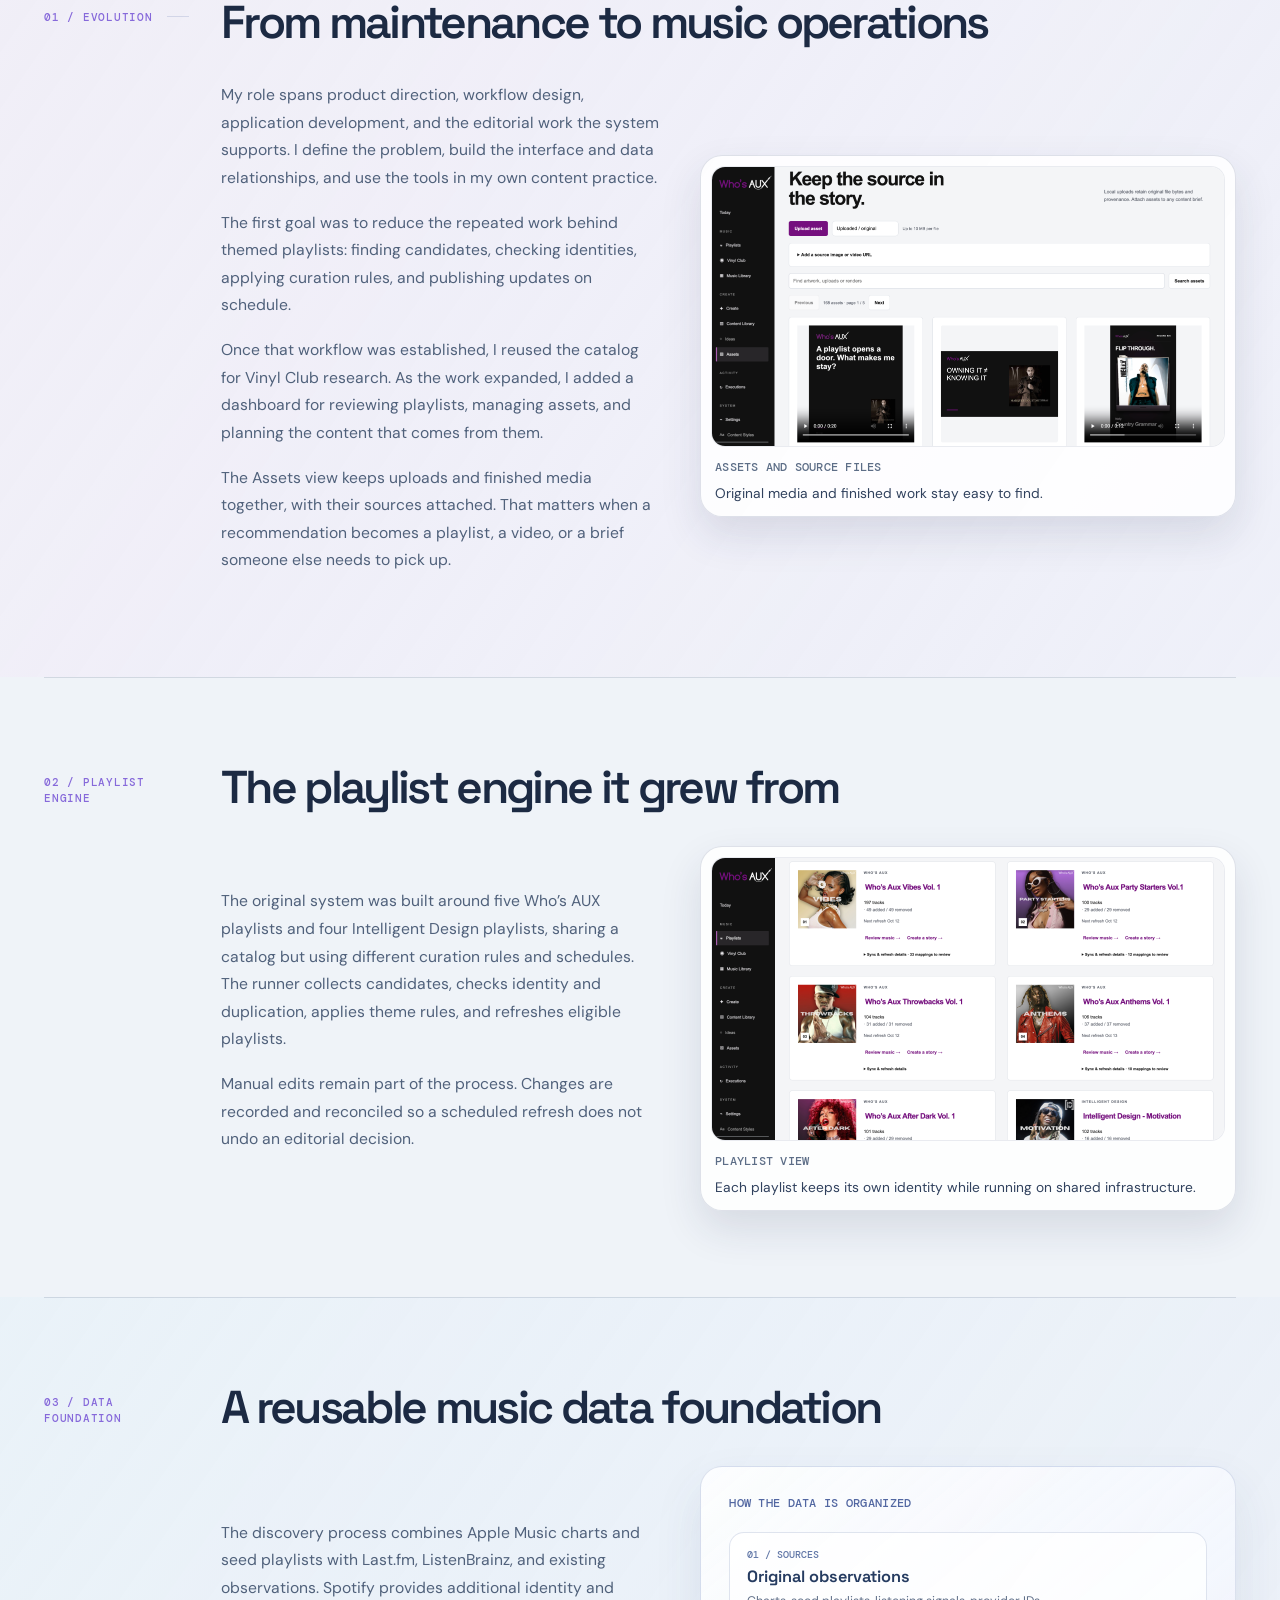
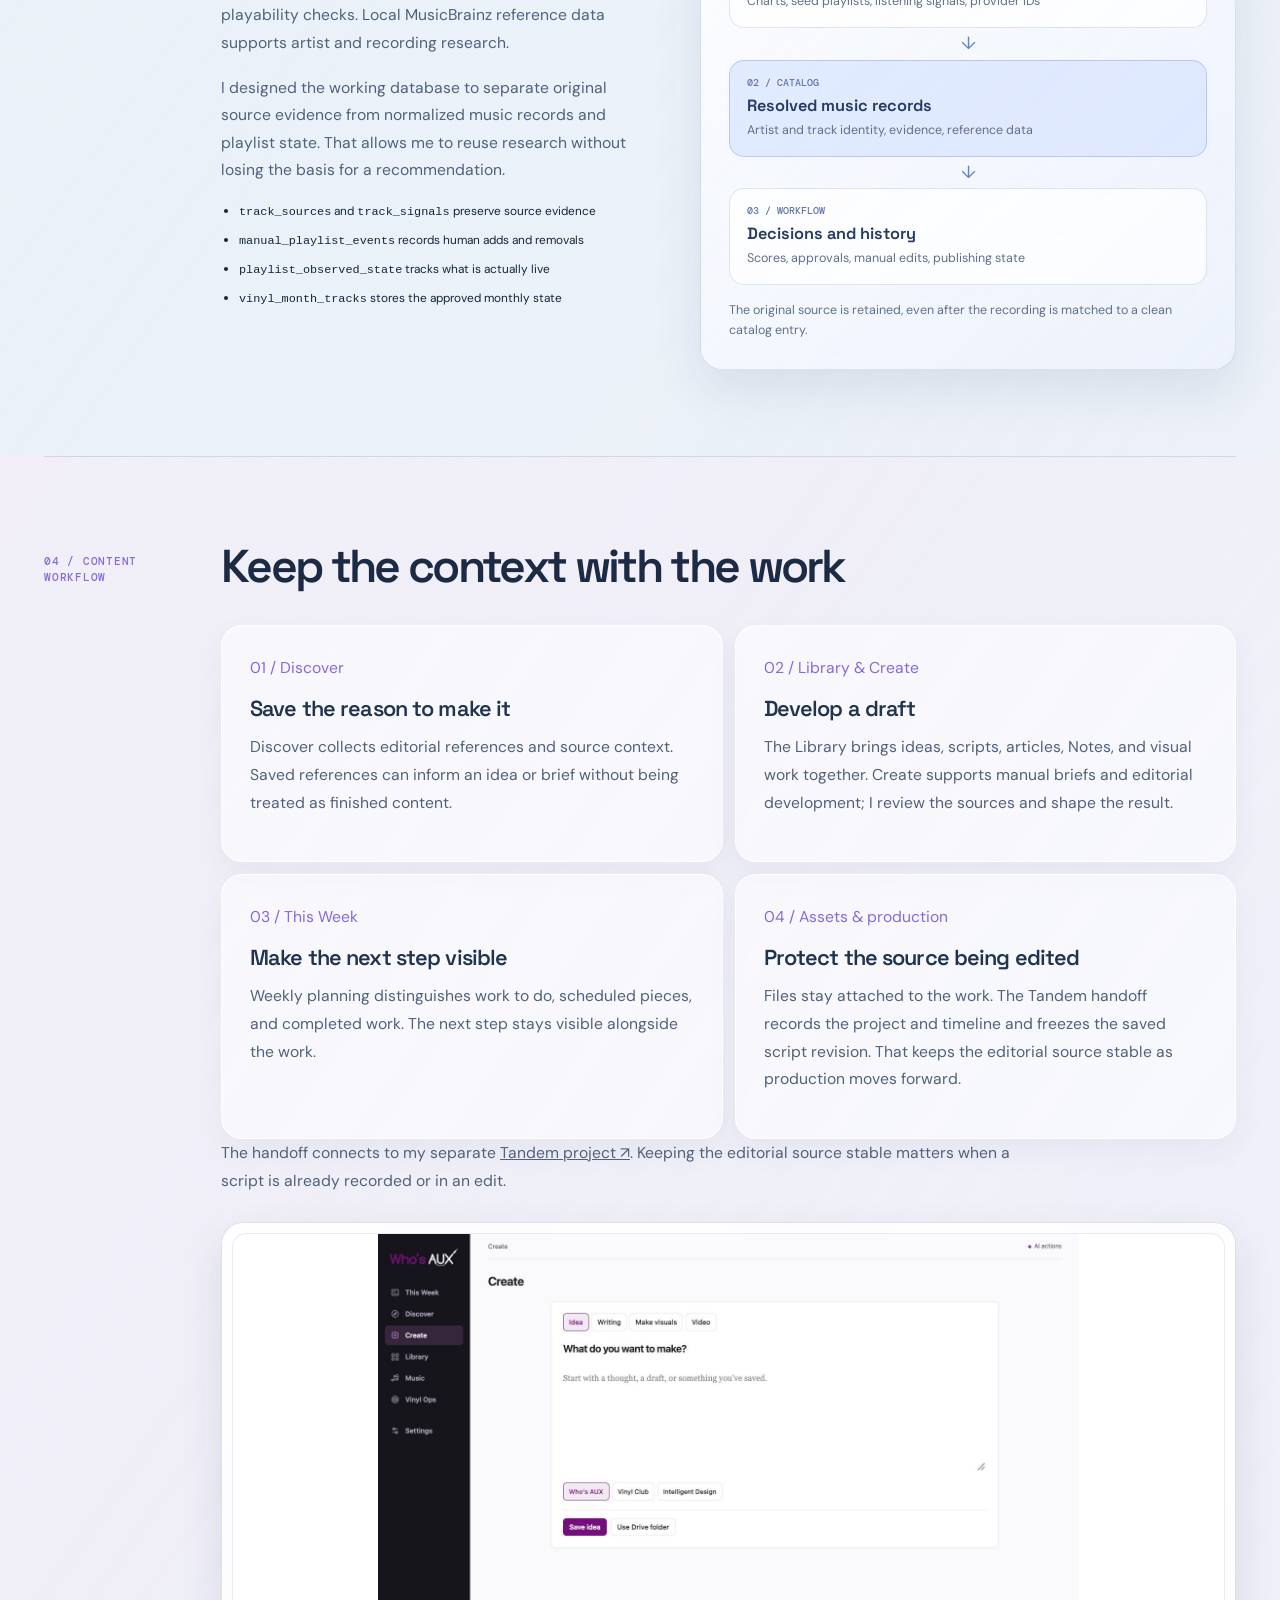
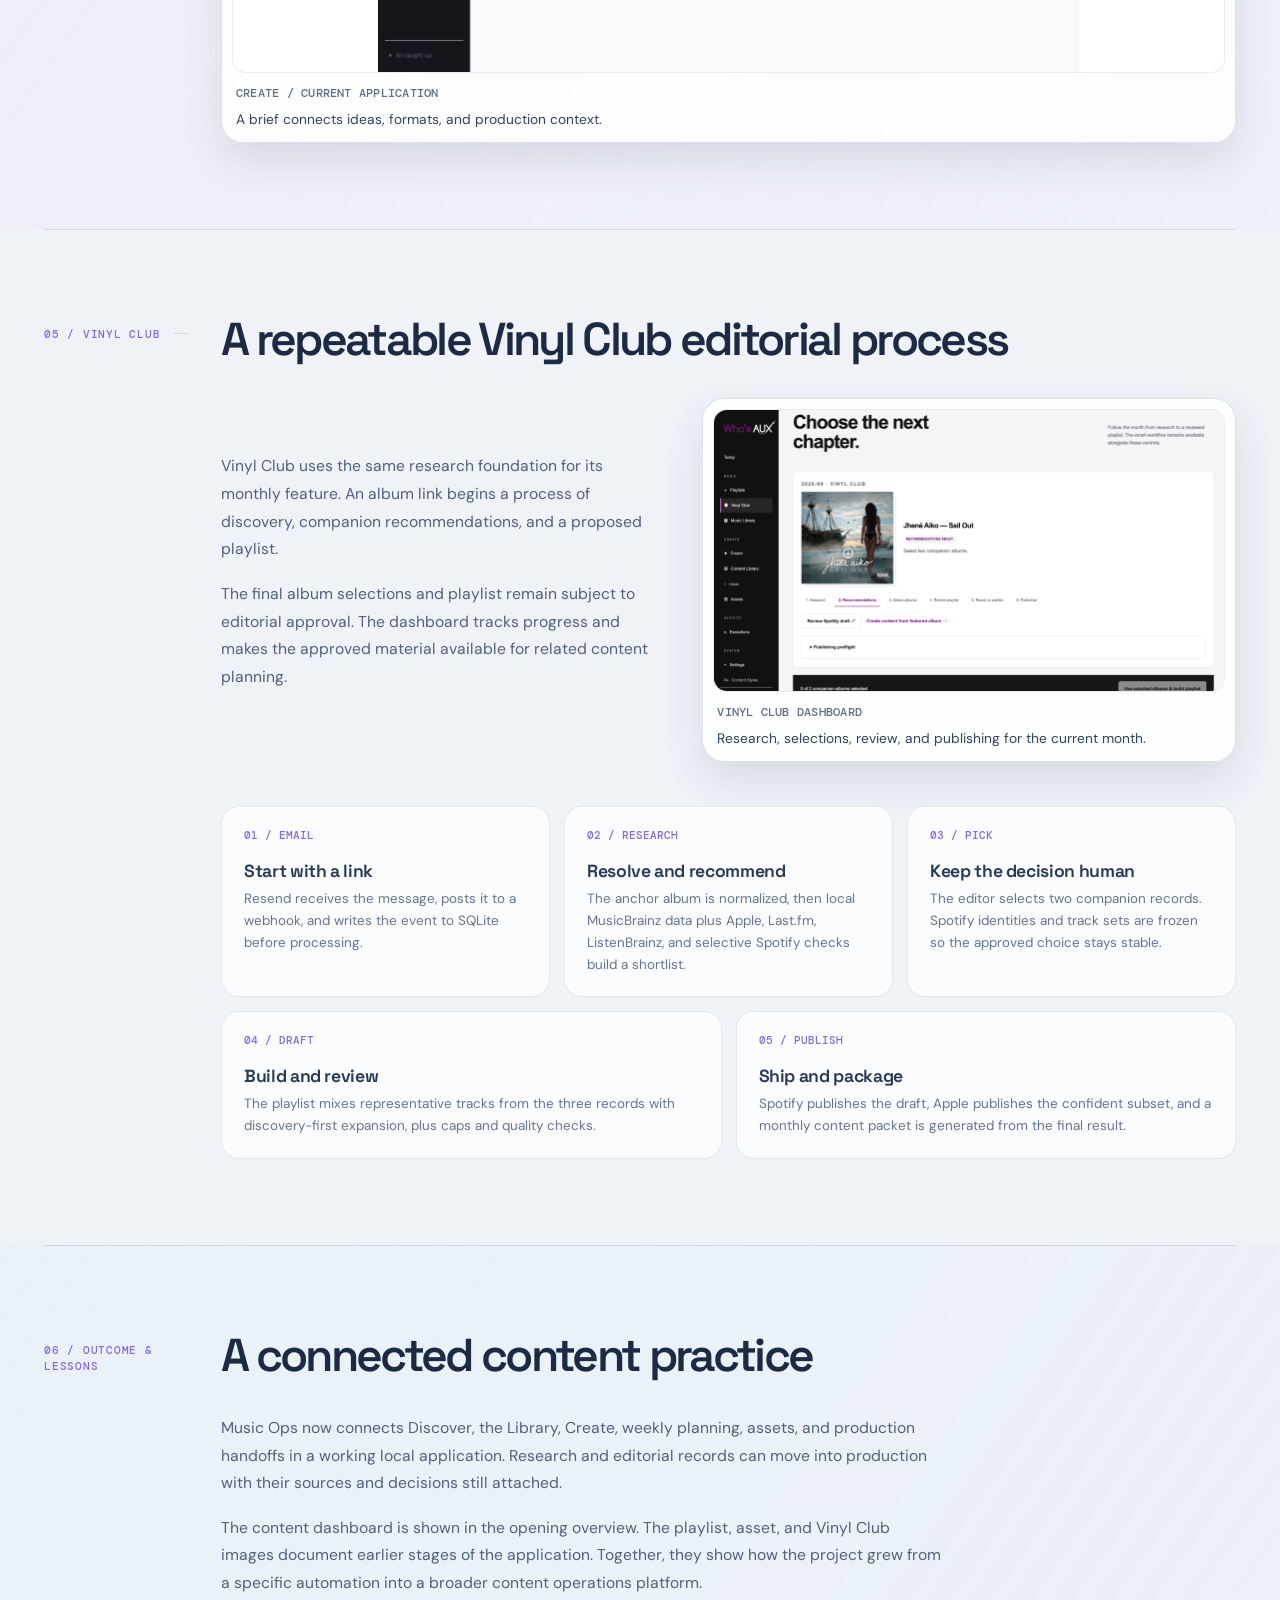
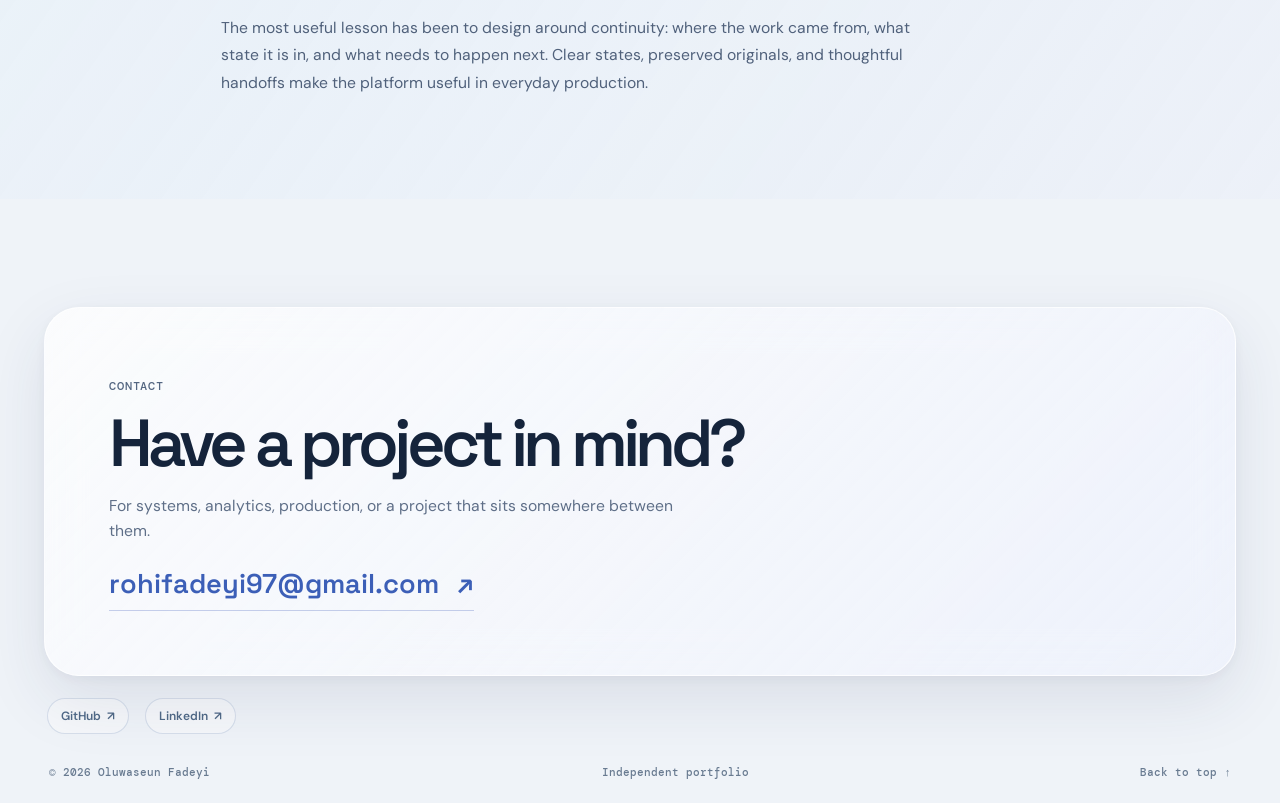
<file: case-studies/music-ops.html>
<!DOCTYPE html>

<html lang="en"><head><meta charset="utf-8"/><meta content="width=device-width, initial-scale=1" name="viewport"/>
<meta content="Independent content operations platform: music research, editorial discovery, saved writing, weekly planning, assets, and production handoffs." name="description"/><meta content="#ecf2f8" name="theme-color"/>
<title>Who’s AUX Music Ops | Oluwaseun Fadeyi</title>
<link href="https://fonts.googleapis.com" rel="preconnect"/><link crossorigin="" href="https://fonts.gstatic.com" rel="preconnect"/>
<link href="https://fonts.googleapis.com/css2?family=DM+Sans:wght@400;500;600;700&amp;family=DM+Mono:wght@400;500&amp;family=Instrument+Serif:ital@0;1&amp;family=Space+Grotesk:wght@400;500;600;700&amp;display=swap" rel="stylesheet"/><link href="../studio.css" rel="stylesheet"/><script>document.documentElement.classList.add('has-js')</script>
<link href="../glass.css" rel="stylesheet"/><link href="../portfolio-polish.css" rel="stylesheet"/><link href="../portfolio-final.css" rel="stylesheet"/><link href="../music-ops-visuals.css" rel="stylesheet"/></head><body class="glass-site music casepage glass-case" id="top"><div aria-hidden="true" class="ambient-layer"><span class="ambient-orb ambient-orb-a"></span><span class="ambient-orb ambient-orb-b"></span><span class="ambient-orb ambient-orb-c"></span></div><div aria-hidden="true" class="reading-progress"></div><a class="skip-link" href="#main">Skip to content</a>
<header class="glass-header" id="site-header">
<nav aria-label="Primary navigation" class="nav-inner">
<a aria-label="Oluwaseun Fadeyi home" class="brand" href="../index.html"><span class="brand-symbol">OF<span class="brand-dot"></span></span><span class="brand-name">Oluwaseun Fadeyi</span></a>
<button aria-controls="site-nav" aria-expanded="false" aria-label="Open navigation" class="nav-toggle" type="button"><span></span><span></span></button>
<div class="nav-links" id="site-nav"><a aria-current="page" href="../systems.html">Systems &amp; Analytics</a><a href="../creative.html">Creative &amp; Direction</a><a class="nav-about" href="../index.html#about">About</a><a class="nav-resume" href="../resume.pdf" rel="noopener" target="_blank">Résumé <span>↗</span></a></div>
</nav>
</header>
<main id="main"><section class="case-front scene-panel" data-scene="case-intro"><div class="wrap case-front-inner"><div class="case-overline micro"><span>CASE STUDY / 00 / INDEPENDENT PRODUCT</span><span><a class="underlink" href="../systems.html">← SYSTEMS INDEX</a></span></div>
<h1>Who’s AUX<br/><em>Music Ops</em></h1><div aria-label="Project summary" class="case-facts"><div class="case-fact"><span>Build</span><strong>Content operations platform</strong></div><div class="case-fact"><span>Tools</span><strong>Python / SQLite / Music APIs</strong></div><div class="case-fact"><span>Focus</span><strong>Research / editorial / production</strong></div></div><div class="intro"><p class="lede">I built Music Ops around a problem I knew as a marketer and producer: research, drafts, source files, and publishing plans were scattered across tools. What began as playlist automation has become an independent content operations project connecting research, editorial discovery, the Library, Create, weekly planning, and production.</p><div class="case-action"><a href="#chapter-01">HOW IT GREW ↓</a><a class="secondary" href="#chapter-05">VINYL CLUB WORKFLOW ↗</a></div></div></div></section>
<section class="ops-big scene-panel" data-scene="case-media"><div class="wrap ops-grid music-ops-overview"><div><span class="label">INTERFACE / SYSTEM MAP</span><h2>From an idea<br/>to work worth producing</h2><p>Music Ops brings the work before and around production into one place. I can save references, develop writing, organize assets, and plan the week while keeping drafts, exports, and published work distinct.</p>
<div class="case-diagram"><p class="diagram-label">THREE CONNECTED AREAS</p><div class="diagram-stack music-process-flow"><div class="diagram-node"><strong>Research</strong><span>Music catalog, editorial discovery, saved references</span></div><div class="diagram-arrow">↓</div><div class="diagram-node accent"><strong>Develop &amp; plan</strong><span>Library, Create, writing, weekly schedule, source assets</span></div><div class="diagram-arrow">↓</div><div class="diagram-node"><strong>Produce &amp; review</strong><span>Visual exports, protected script handoffs, publication review</span></div></div></div></div>
<div aria-label="Music Ops dashboard screenshots" class="music-ops-mosaic">
<figure class="music-shot music-shot-feature"><img alt="Music Ops content dashboard showing saved work and editorial production states" loading="eager" src="../assets/images/music-ops-content-library.png"/><figcaption>Content dashboard / editorial state at a glance <span>Saved work moves from idea through review and publication.</span></figcaption></figure>



</div></div><div class="real-dashboard-mount" id="musicops-screenshot-mount"></div></section>
<nav aria-label="Case study chapters" class="case-index-bar"><a href="#chapter-01">EVOLUTION</a><a href="#chapter-02">PLAYLISTS</a><a href="#chapter-03">DATA LAYER</a><a href="#chapter-04">CONTENT WORKFLOW</a><a href="#chapter-05">VINYL CLUB</a><a href="#chapter-06">OUTCOME &amp; LESSONS</a></nav>
<section class="case-body-section scene-panel" data-scene="case-reading-soft" id="chapter-01"><div class="wrap"><div class="story-header"><span class="story-no">01 / EVOLUTION</span><h2>From maintenance to music operations</h2></div>
<div class="story-material"><div class="case-study-content"><div class="about-copy"><p>My role spans product direction, workflow design, application development, and the editorial work the system supports. I define the problem, build the interface and data relationships, and use the tools in my own content practice.</p><p>The first goal was to reduce the repeated work behind themed playlists: finding candidates, checking identities, applying curation rules, and publishing updates on schedule.</p>
<p>Once that workflow was established, I reused the catalog for Vinyl Club research. As the work expanded, I added a dashboard for reviewing playlists, managing assets, and planning the content that comes from them.</p>
<p>The Assets view keeps uploads and finished media together, with their sources attached. That matters when a recommendation becomes a playlist, a video, or a brief someone else needs to pick up.</p></div>
<figure class="music-inline-shot"><img alt="Music Ops Assets view with original artwork, uploaded video files, and a searchable media library" loading="lazy" src="../assets/images/music-ops-assets.png"/><figcaption>Assets and source files <span>Original media and finished work stay easy to find.</span></figcaption></figure></div></div></div></section>
<section class="case-body-section scene-panel" data-scene="case-reading" id="chapter-02"><div class="wrap"><div class="story-header"><span class="story-no">02 / PLAYLIST ENGINE</span><h2>The playlist engine it grew from</h2></div><div class="story-material"><div class="case-study-content">
<div class="about-copy">
<p>The original system was built around five Who’s AUX playlists and four Intelligent Design playlists, sharing a catalog but using different curation rules and schedules. The runner collects candidates, checks identity and duplication, applies theme rules, and refreshes eligible playlists.</p>
<p>Manual edits remain part of the process. Changes are recorded and reconciled so a scheduled refresh does not undo an editorial decision.</p>
</div>
<figure class="music-inline-shot"><img alt="Playlist management dashboard showing playlist cards, refresh dates, and review actions" loading="lazy" src="../assets/images/music-ops-playlists.png"/><figcaption>Playlist view <span>Each playlist keeps its own identity while running on shared infrastructure.</span></figcaption></figure>
</div></div></div></section>
<section class="case-body-section scene-panel" data-scene="case-reading-alt" id="chapter-03"><div class="wrap"><div class="story-header"><span class="story-no">03 / DATA FOUNDATION</span><h2>A reusable music data foundation</h2></div><div class="story-material"><div class="case-study-content">
<div class="about-copy">
<p>The discovery process combines Apple Music charts and seed playlists with Last.fm, ListenBrainz, and existing observations. Spotify provides additional identity and playability checks. Local MusicBrainz reference data supports artist and recording research.</p>
<p>I designed the working database to separate original source evidence from normalized music records and playlist state. That allows me to reuse research without losing the basis for a recommendation.</p>
<ul class="schema-list">
<li><code>track_sources</code> and <code>track_signals</code> preserve source evidence</li>
<li><code>manual_playlist_events</code> records human adds and removals</li>
<li><code>playlist_observed_state</code> tracks what is actually live</li>
<li><code>vinyl_month_tracks</code> stores the approved monthly state</li>
</ul></div>

<aside aria-label="Music Ops data flow" class="music-data-map">
<p class="music-map-label">How the data is organized</p>
<div class="music-data-map-track">
<div class="music-map-node"><span>01 / SOURCES</span><strong>Original observations</strong><small>Charts, seed playlists, listening signals, provider IDs</small></div>
<span aria-hidden="true" class="music-map-arrow">↓</span>
<div class="music-map-node is-key"><span>02 / CATALOG</span><strong>Resolved music records</strong><small>Artist and track identity, evidence, reference data</small></div>
<span aria-hidden="true" class="music-map-arrow">↓</span>
<div class="music-map-node"><span>03 / WORKFLOW</span><strong>Decisions and history</strong><small>Scores, approvals, manual edits, publishing state</small></div>
</div>
<p class="music-map-footnote">The original source is retained, even after the recording is matched to a clean catalog entry.</p>
</aside>
</div></div></div></section>
<section class="case-body-section scene-panel" data-scene="case-reading-soft" id="chapter-04"><div class="wrap"><div class="story-header"><span class="story-no">04 / CONTENT WORKFLOW</span><h2>Keep the context with the work</h2></div><div class="story-material"><div class="detail-grid">
<article class="detail-item"><p class="item-number">01 / Discover</p><h3>Save the reason to make it</h3><p>Discover collects editorial references and source context. Saved references can inform an idea or brief without being treated as finished content.</p></article>
<article class="detail-item"><p class="item-number">02 / Library &amp; Create</p><h3>Develop a draft</h3><p>The Library brings ideas, scripts, articles, Notes, and visual work together. Create supports manual briefs and editorial development; I review the sources and shape the result.</p></article>
<article class="detail-item"><p class="item-number">03 / This Week</p><h3>Make the next step visible</h3><p>Weekly planning distinguishes work to do, scheduled pieces, and completed work. The next step stays visible alongside the work.</p></article>
<article class="detail-item"><p class="item-number">04 / Assets &amp; production</p><h3>Protect the source being edited</h3><p>Files stay attached to the work. The Tandem handoff records the project and timeline and freezes the saved script revision. That keeps the editorial source stable as production moves forward.</p></article>
</div><p class="case-evidence-note">The handoff connects to my separate <a href="tandem.html">Tandem project ↗</a>. Keeping the editorial source stable matters when a script is already recorded or in an edit.</p><figure class="music-inline-shot music-create-detail"><img alt="Music Ops Create workspace with content formats and a blank brief" loading="lazy" src="../assets/images/music-ops-create-current.jpg"/><figcaption>Create / current application <span>A brief connects ideas, formats, and production context.</span></figcaption></figure></div></div></section>
<section class="case-body-section scene-panel" data-scene="case-reading" id="chapter-05"><div class="wrap"><div class="story-header"><span class="story-no">05 / VINYL CLUB</span><h2>A repeatable Vinyl Club editorial process</h2></div><div class="story-material"><div class="case-study-content music-vinyl-overview"><div class="about-copy"><p>Vinyl Club uses the same research foundation for its monthly feature. An album link begins a process of discovery, companion recommendations, and a proposed playlist.</p><p>The final album selections and playlist remain subject to editorial approval. The dashboard tracks progress and makes the approved material available for related content planning.</p></div><figure class="music-inline-shot"><img alt="Vinyl Club dashboard showing the featured album, step-based workflow, and recommendation state" loading="lazy" src="../assets/images/music-ops-vinyl-club.png"/><figcaption>Vinyl Club dashboard <span>Research, selections, review, and publishing for the current month.</span></figcaption></figure></div><div class="flow music-vinyl-steps">
<article class="diagram-node">
<p class="flow-step">01 / EMAIL</p>
<strong>Start with a link</strong>
<span>Resend receives the message, posts it to a webhook, and writes the event to SQLite before processing.</span>
</article>
<article class="diagram-node">
<p class="flow-step">02 / RESEARCH</p>
<strong>Resolve and recommend</strong>
<span>The anchor album is normalized, then local MusicBrainz data plus Apple, Last.fm, ListenBrainz, and selective Spotify checks build a shortlist.</span>
</article>
<article class="diagram-node">
<p class="flow-step">03 / PICK</p>
<strong>Keep the decision human</strong>
<span>The editor selects two companion records. Spotify identities and track sets are frozen so the approved choice stays stable.</span>
</article>
<article class="diagram-node">
<p class="flow-step">04 / DRAFT</p>
<strong>Build and review</strong>
<span>The playlist mixes representative tracks from the three records with discovery-first expansion, plus caps and quality checks.</span>
</article>
<article class="diagram-node">
<p class="flow-step">05 / PUBLISH</p>
<strong>Ship and package</strong>
<span>Spotify publishes the draft, Apple publishes the confident subset, and a monthly content packet is generated from the final result.</span>
</article>
</div></div></div></section>
<section class="case-body-section scene-panel" data-scene="case-reading-alt" id="chapter-06"><div class="wrap"><div class="story-header"><span class="story-no">06 / OUTCOME &amp; LESSONS</span><h2>A connected content practice</h2></div><div class="story-material"><div class="about-copy"><p>Music Ops now connects Discover, the Library, Create, weekly planning, assets, and production handoffs in a working local application. Research and editorial records can move into production with their sources and decisions still attached.</p><p>The content dashboard is shown in the opening overview. The playlist, asset, and Vinyl Club images document earlier stages of the application. Together, they show how the project grew from a specific automation into a broader content operations platform.</p><p>The most useful lesson has been to design around continuity: where the work came from, what state it is in, and what needs to happen next. Clear states, preserved originals, and thoughtful handoffs make the platform useful in everyday production.</p></div></div></div></section></main>
<footer class="glass-footer" data-scene="footer">
<div class="site-width">
<div class="footer-intro"><span class="eyebrow">Contact</span><h2>Have a project in mind?</h2><p>For systems, analytics, production, or a project that sits somewhere between them.</p><a class="footer-email" href="mailto:rohifadeyi97@gmail.com">rohifadeyi97@gmail.com <span>↗</span></a></div>
<div class="professional-links"><a href="https://github.com/rohifadeyi97" rel="noopener noreferrer" target="_blank">GitHub <span>↗</span></a><a href="https://linkedin.com/in/oluwaseun-fadeyi-31373a23b/" rel="noopener noreferrer" target="_blank">LinkedIn <span>↗</span></a></div>
<div class="footer-bottom"><span>© 2026 Oluwaseun Fadeyi</span><span>Independent portfolio</span><a href="#top">Back to top ↑</a></div>
</div>
</footer>
<script defer="" src="../glass.js"></script><script defer="True" src="../portfolio-final.js"></script></body></html>
</file>
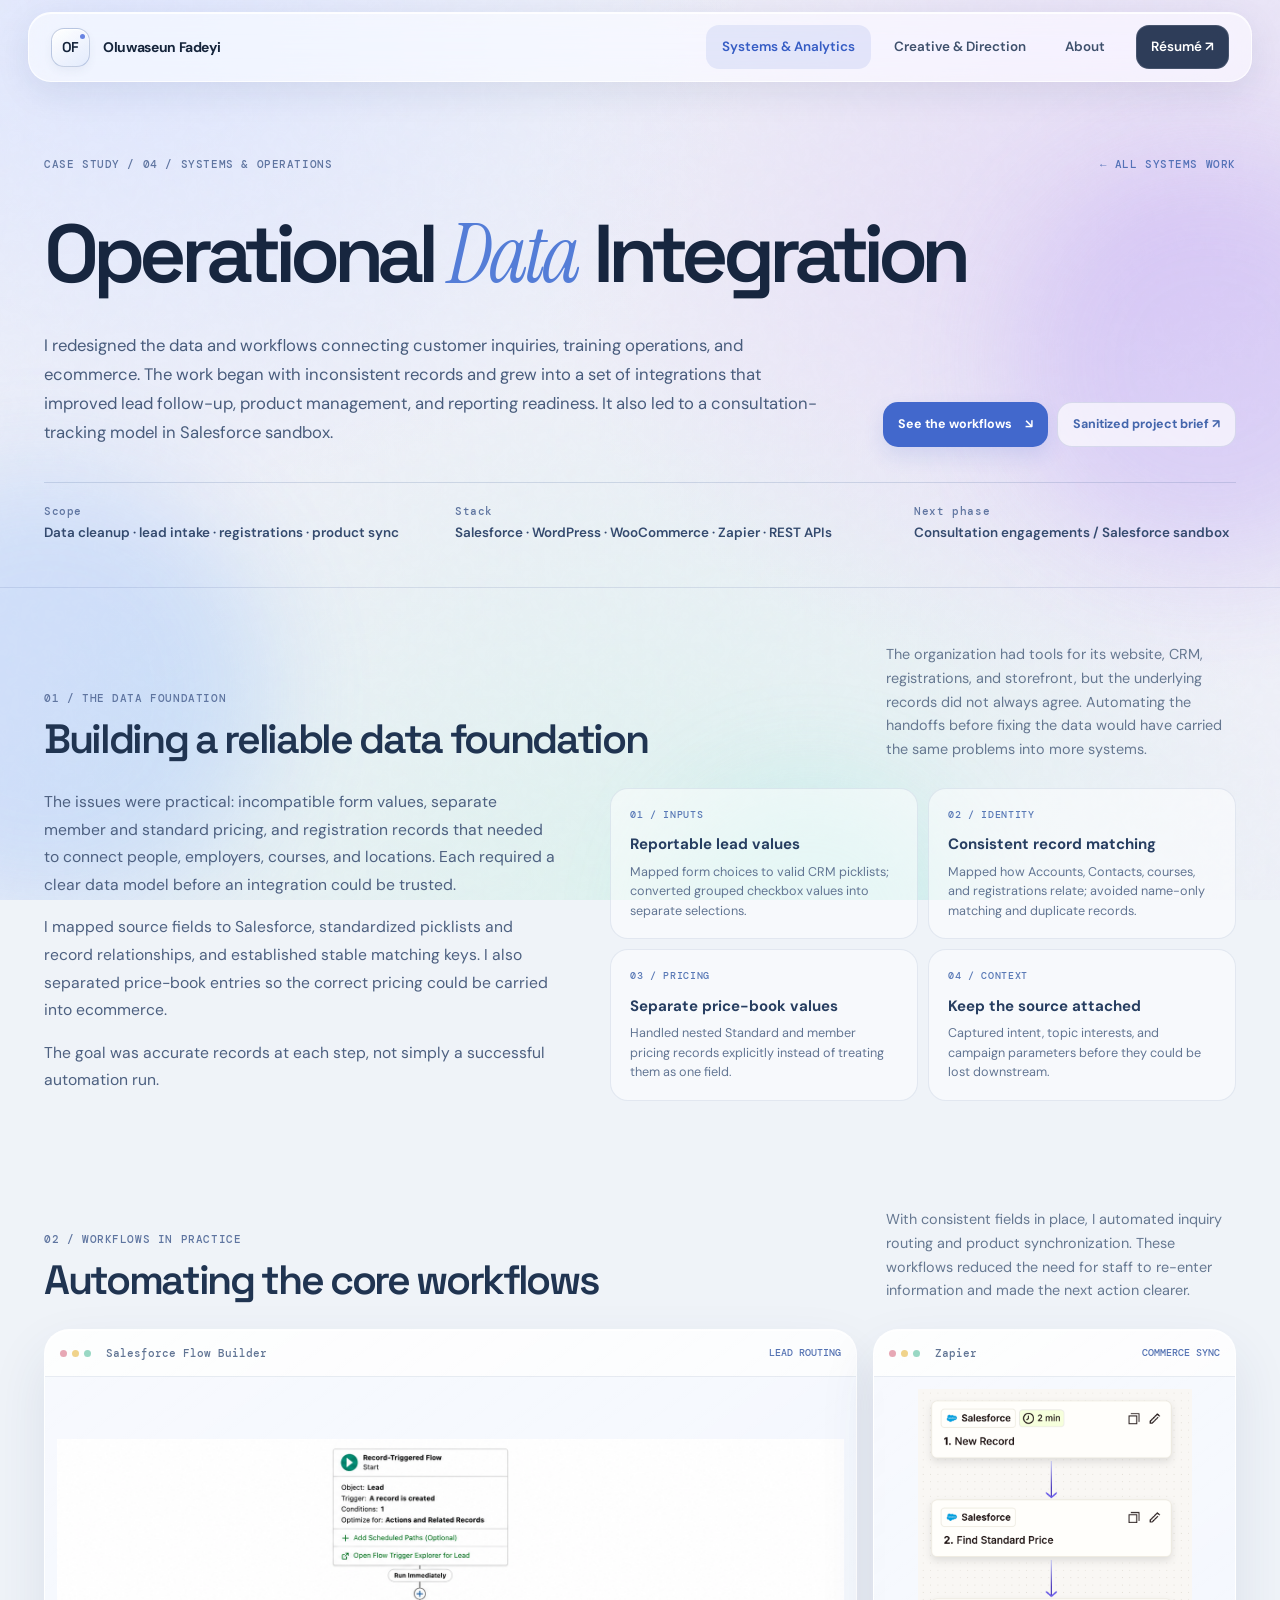
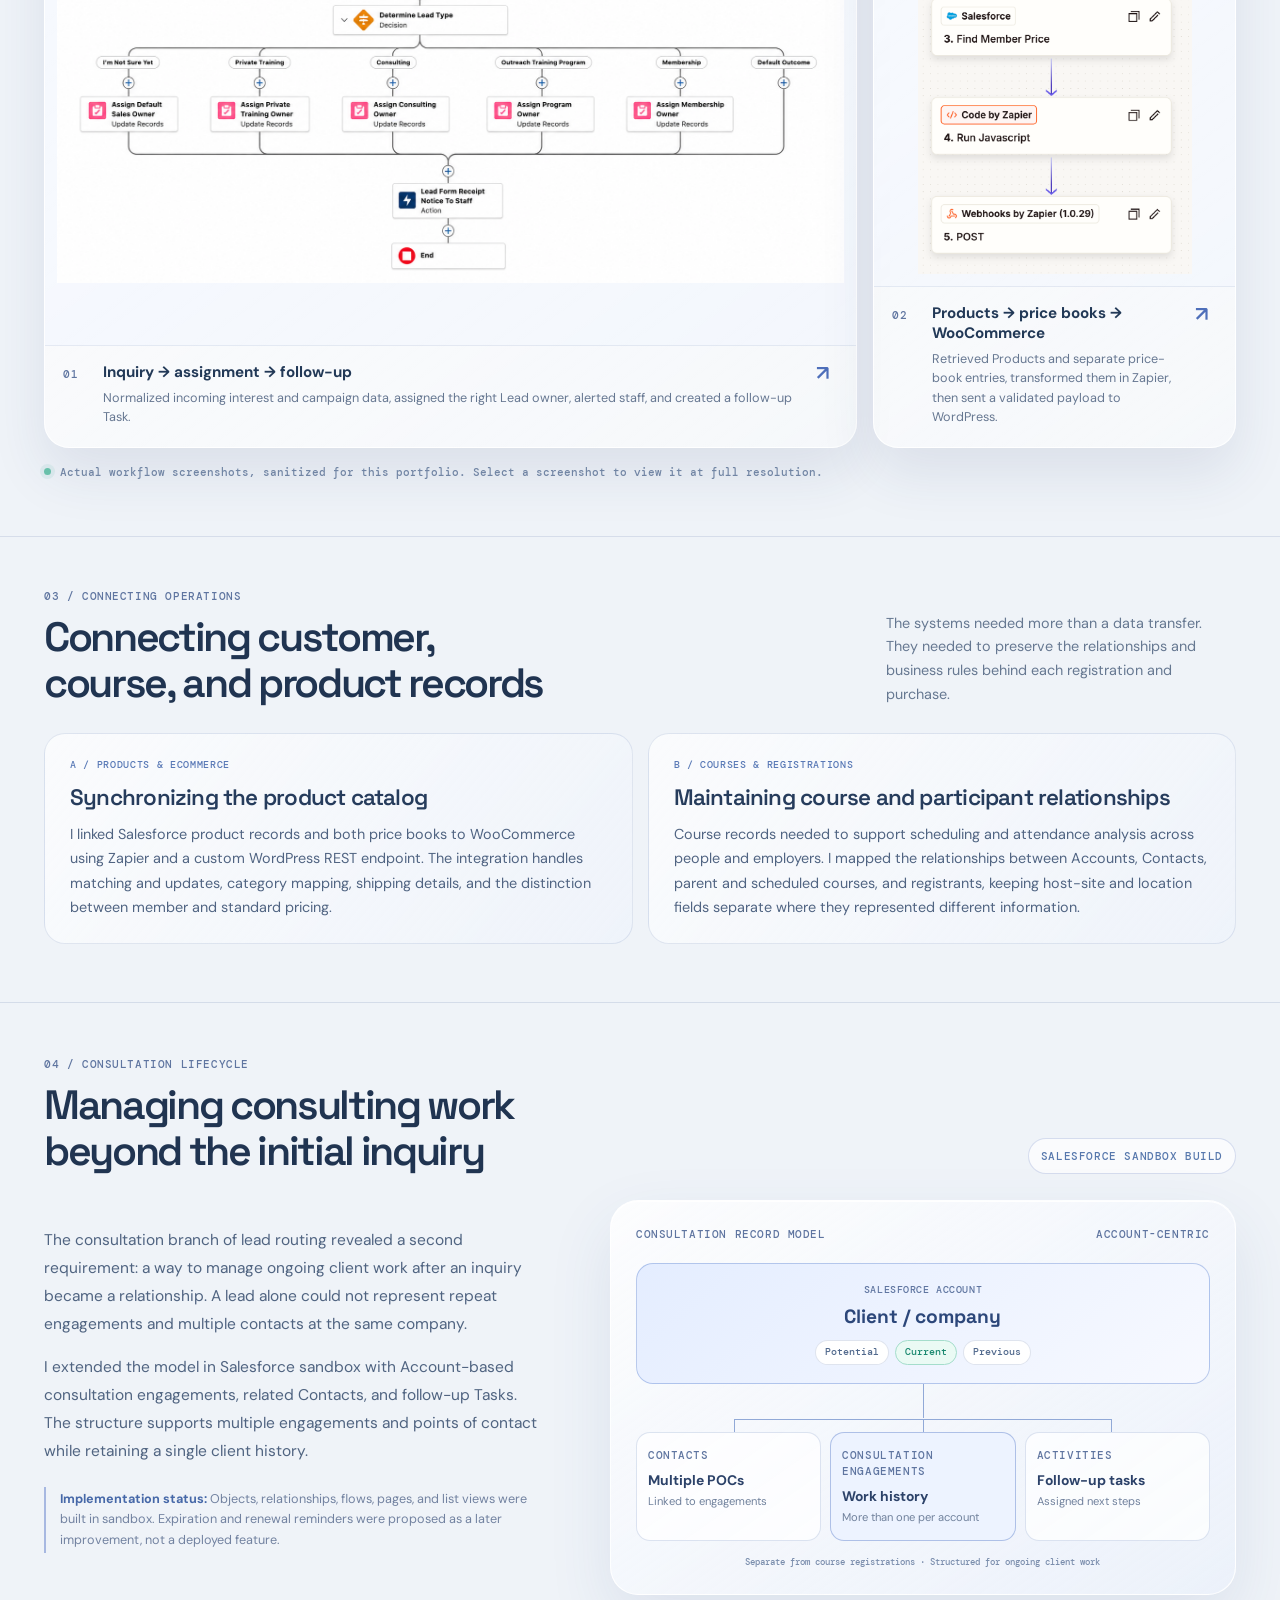
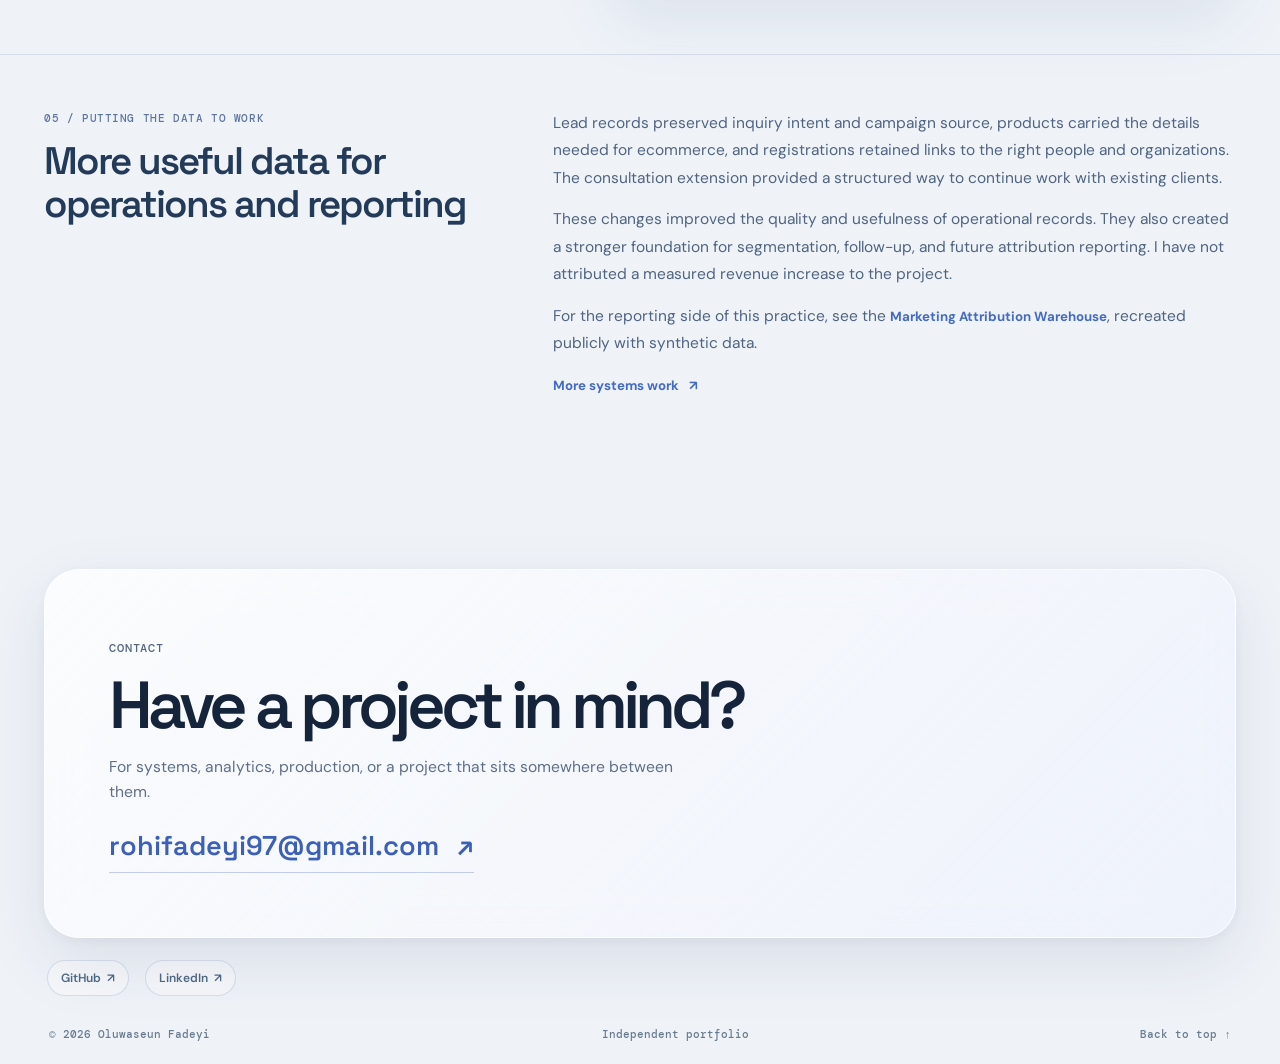
<file: case-studies/salesforce-automation.html>
<!DOCTYPE html>

<html lang="en"><head>
<meta charset="utf-8"/><meta content="width=device-width, initial-scale=1" name="viewport"/>
<meta content="Case study: Salesforce lead capture, consultation engagement modeling, registration relationships and ecommerce product synchronization." name="description"/>
<meta content="#ecf2f8" name="theme-color"/>
<title>Operational Data Integration | Oluwaseun Fadeyi</title>
<link href="https://fonts.googleapis.com" rel="preconnect"/><link crossorigin="" href="https://fonts.gstatic.com" rel="preconnect"/>
<link href="https://fonts.googleapis.com/css2?family=DM+Sans:wght@400;500;600;700&amp;family=DM+Mono:wght@400;500&amp;family=Instrument+Serif:ital@0;1&amp;family=Space+Grotesk:wght@400;500;600;700&amp;display=swap" rel="stylesheet"/><link href="../studio.css" rel="stylesheet"/><link href="../glass.css" rel="stylesheet"/><link href="../portfolio-polish.css" rel="stylesheet"/><link href="../portfolio-final.css" rel="stylesheet"/><link href="salesforce-case.css" rel="stylesheet"/>
<script>document.documentElement.classList.add('has-js')</script>
</head>
<body class="glass-site glass-case casepage salesforce sf-story" id="top">
<div aria-hidden="true" class="ambient-layer"><span class="ambient-orb ambient-orb-a"></span><span class="ambient-orb ambient-orb-b"></span><span class="ambient-orb ambient-orb-c"></span></div><div aria-hidden="true" class="reading-progress"></div>
<a class="skip-link" href="#main">Skip to content</a>
<header class="glass-header" id="site-header">
<nav aria-label="Primary navigation" class="nav-inner">
<a aria-label="Oluwaseun Fadeyi home" class="brand" href="../index.html"><span class="brand-symbol">OF<span class="brand-dot"></span></span><span class="brand-name">Oluwaseun Fadeyi</span></a>
<button aria-controls="site-nav" aria-expanded="false" aria-label="Open navigation" class="nav-toggle" type="button"><span></span><span></span></button>
<div class="nav-links" id="site-nav"><a aria-current="page" href="../systems.html">Systems &amp; Analytics</a><a href="../creative.html">Creative &amp; Direction</a><a class="nav-about" href="../index.html#about">About</a><a class="nav-resume" href="../resume.pdf" rel="noopener" target="_blank">Résumé <span>↗</span></a></div>
</nav>
</header>
<main id="main">
<section class="sf-hero scene-panel" data-scene="case-intro">
<div class="wrap">
<div class="sf-hero-line">
<span class="sf-overline">CASE STUDY / 04 / SYSTEMS &amp; OPERATIONS</span>
<a class="sf-back" href="../systems.html">← ALL SYSTEMS WORK</a>
</div>
<h1>Operational <em>Data</em> Integration</h1>
<div class="sf-hero-bottom">
<p class="sf-lede">I redesigned the data and workflows connecting customer inquiries, training operations, and ecommerce. The work began with inconsistent records and grew into a set of integrations that improved lead follow-up, product management, and reporting readiness. It also led to a consultation-tracking model in Salesforce sandbox.</p>
<div class="sf-hero-links">
<a class="sf-primary" href="#workflows">See the workflows <span aria-hidden="true">↘</span></a>
<a class="sf-secondary" href="../salesforce-integrations-case-study.pdf" rel="noopener" target="_blank">Sanitized project brief ↗</a>
</div>
</div>
<div aria-label="Project details" class="sf-facts"><div><span>Scope</span><strong>Data cleanup · lead intake · registrations · product sync</strong></div><div><span>Stack</span><strong>Salesforce · WordPress · WooCommerce · Zapier · REST APIs</strong></div><div><span>Next phase</span><strong>Consultation engagements / Salesforce sandbox</strong></div></div>
</div>
</section><section aria-labelledby="sf-foundation-title" class="sf-foundation scene-panel" data-scene="case-reading-soft" id="foundation">
<div class="wrap">
<div class="sf-section-heading sf-section-heading-compact">
<div><p class="sf-overline">01 / THE DATA FOUNDATION</p><h2 id="sf-foundation-title">Building a reliable data foundation</h2></div>
<p>The organization had tools for its website, CRM, registrations, and storefront, but the underlying records did not always agree. Automating the handoffs before fixing the data would have carried the same problems into more systems.</p>
</div>
<div class="sf-foundation-layout">
<div class="sf-foundation-story">
<p>The issues were practical: incompatible form values, separate member and standard pricing, and registration records that needed to connect people, employers, courses, and locations. Each required a clear data model before an integration could be trusted.</p>
<p>I mapped source fields to Salesforce, standardized picklists and record relationships, and established stable matching keys. I also separated price-book entries so the correct pricing could be carried into ecommerce.</p>
<p>The goal was accurate records at each step, not simply a successful automation run.</p>
</div>
<div aria-label="Data problems and fixes" class="sf-fix-list">
<div><span>01 / INPUTS</span><strong>Reportable lead values</strong><p>Mapped form choices to valid CRM picklists; converted grouped checkbox values into separate selections.</p></div>
<div><span>02 / IDENTITY</span><strong>Consistent record matching</strong><p>Mapped how Accounts, Contacts, courses, and registrations relate; avoided name-only matching and duplicate records.</p></div>
<div><span>03 / PRICING</span><strong>Separate price-book values</strong><p>Handled nested Standard and member pricing records explicitly instead of treating them as one field.</p></div>
<div><span>04 / CONTEXT</span><strong>Keep the source attached</strong><p>Captured intent, topic interests, and campaign parameters before they could be lost downstream.</p></div>
</div>
</div>
</div>
</section>
<section aria-labelledby="sf-evidence-heading" class="sf-evidence scene-panel" data-scene="case-media" id="workflows">
<div class="wrap">
<div class="sf-section-heading">
<div><p class="sf-overline">02 / WORKFLOWS IN PRACTICE</p><h2 id="sf-evidence-heading">Automating the core workflows</h2></div>
<p>With consistent fields in place, I automated inquiry routing and product synchronization. These workflows reduced the need for staff to re-enter information and made the next action clearer.</p>
</div>
<div class="sf-workflow-gallery">
<figure class="sf-proof sf-proof-lead">
<div class="sf-proof-chrome"><span aria-hidden="true" class="sf-chrome-dots"><i></i><i></i><i></i></span><span>Salesforce Flow Builder</span><span class="sf-proof-kind">LEAD ROUTING</span></div>
<a aria-label="Open full-size sanitized Salesforce lead routing flow screenshot" class="sf-proof-image" href="../assets/images/lead-routing-flow-sanitized.png" rel="noopener" target="_blank">
<img alt="Salesforce Lead flow routes new inquiries by type, including consulting, and sends a staff notification" loading="eager" src="../assets/images/lead-routing-flow-sanitized.png"/>
</a>
<figcaption>
<span class="sf-caption-index">01</span>
<div><strong>Inquiry → assignment → follow-up</strong><span>Normalized incoming interest and campaign data, assigned the right Lead owner, alerted staff, and created a follow-up Task.</span></div>
<a aria-label="Expand lead flow image" href="../assets/images/lead-routing-flow-sanitized.png" rel="noopener" target="_blank">↗</a>
</figcaption>
</figure>
<figure class="sf-proof sf-proof-sync">
<div class="sf-proof-chrome"><span aria-hidden="true" class="sf-chrome-dots"><i></i><i></i><i></i></span><span>Zapier</span><span class="sf-proof-kind">COMMERCE SYNC</span></div>
<a aria-label="Open full-size original Zapier product synchronization screenshot" class="sf-proof-image" href="../assets/images/salesforce.png" rel="noopener" target="_blank">
<img alt="Five-step workflow from Salesforce product and price book lookups through JavaScript transformation to a webhook POST" loading="eager" src="../assets/images/salesforce-pricebook-sync-focused.png"/>
</a>
<figcaption>
<span class="sf-caption-index">02</span>
<div><strong>Products → price books → WooCommerce</strong><span>Retrieved Products and separate price-book entries, transformed them in Zapier, then sent a validated payload to WordPress.</span></div>
<a aria-label="Expand original product synchronization screenshot" href="../assets/images/salesforce.png" rel="noopener" target="_blank">↗</a>
</figcaption>
</figure>
</div>
<div class="sf-evidence-footnote"><span aria-hidden="true" class="sf-proof-verified"></span> Actual workflow screenshots, sanitized for this portfolio. Select a screenshot to view it at full resolution.</div>
</div>
</section><section aria-labelledby="sf-connections-title" class="sf-connections scene-panel" data-scene="case-reading" id="connected-records">
<div class="wrap">
<div class="sf-section-heading sf-section-heading-compact">
<div><p class="sf-overline">03 / CONNECTING OPERATIONS</p><h2 id="sf-connections-title">Connecting customer, course, and product records</h2></div>
<p>The systems needed more than a data transfer. They needed to preserve the relationships and business rules behind each registration and purchase.</p>
</div>
<div class="sf-operations-grid">
<article class="sf-operation">
<span class="sf-operation-number">A / PRODUCTS &amp; ECOMMERCE</span>
<h3>Synchronizing the product catalog</h3>
<p>I linked Salesforce product records and both price books to WooCommerce using Zapier and a custom WordPress REST endpoint. The integration handles matching and updates, category mapping, shipping details, and the distinction between member and standard pricing.</p>
</article>
<article class="sf-operation">
<span class="sf-operation-number">B / COURSES &amp; REGISTRATIONS</span>
<h3>Maintaining course and participant relationships</h3>
<p>Course records needed to support scheduling and attendance analysis across people and employers. I mapped the relationships between Accounts, Contacts, parent and scheduled courses, and registrants, keeping host-site and location fields separate where they represented different information.</p>
</article>
</div>
</div>
</section>
<section aria-labelledby="sf-consult-title" class="sf-extension scene-panel" data-scene="case-reading-alt" id="consulting">
<div class="wrap">
<div class="sf-section-heading sf-section-heading-compact">
<div><p class="sf-overline">04 / CONSULTATION LIFECYCLE</p><h2 id="sf-consult-title">Managing consulting work beyond the initial inquiry</h2></div>
<span class="sf-sandbox-label">SALESFORCE SANDBOX BUILD</span>
</div>
<div class="sf-extension-grid">
<div class="sf-extension-text">
<p>The consultation branch of lead routing revealed a second requirement: a way to manage ongoing client work after an inquiry became a relationship. A lead alone could not represent repeat engagements and multiple contacts at the same company.</p>
<p>I extended the model in Salesforce sandbox with Account-based consultation engagements, related Contacts, and follow-up Tasks. The structure supports multiple engagements and points of contact while retaining a single client history.</p>
<p class="sf-note"><strong>Implementation status: </strong>Objects, relationships, flows, pages, and list views were built in sandbox. Expiration and renewal reminders were proposed as a later improvement, not a deployed feature.</p>
</div>
<div aria-label="Salesforce consultation data model: an Account is the client hub with Potential, Current and Previous status; linked Contacts, Consultation Engagement records and follow-up Tasks capture the continuing relationship." class="sf-model" role="img">
<div class="sf-model-top"><span>CONSULTATION RECORD MODEL</span><span>ACCOUNT-CENTRIC</span></div>
<div class="sf-account">
<span class="sf-model-kicker">SALESFORCE ACCOUNT</span>
<strong>Client / company</strong>
<div class="sf-status-row"><span>Potential</span><span>Current</span><span>Previous</span></div>
</div>
<div aria-hidden="true" class="sf-model-rail"><i></i><i></i><i></i></div>
<div class="sf-record-grid">
<div class="sf-record"><span>CONTACTS</span><strong>Multiple POCs</strong><small>Linked to engagements</small></div>
<div class="sf-record sf-record-key"><span>CONSULTATION ENGAGEMENTS</span><strong>Work history</strong><small>More than one per account</small></div>
<div class="sf-record"><span>ACTIVITIES</span><strong>Follow-up tasks</strong><small>Assigned next steps</small></div>
</div>
<p class="sf-model-note">Separate from course registrations · Structured for ongoing client work</p>
</div>
</div>
</div>
</section>
<section aria-labelledby="sf-use-title" class="sf-use scene-panel" data-scene="case-reading-soft" id="use">
<div class="wrap">
<div class="sf-use-inner">
<div><span class="sf-overline">05 / PUTTING THE DATA TO WORK</span><h2 id="sf-use-title">More useful data for operations and reporting</h2></div>
<div class="sf-use-copy">
<p>Lead records preserved inquiry intent and campaign source, products carried the details needed for ecommerce, and registrations retained links to the right people and organizations. The consultation extension provided a structured way to continue work with existing clients.</p>
<p>These changes improved the quality and usefulness of operational records. They also created a stronger foundation for segmentation, follow-up, and future attribution reporting. I have not attributed a measured revenue increase to the project.</p>
<p>For the reporting side of this practice, see the <a href="marketing-attribution-warehouse.html">Marketing Attribution Warehouse</a>, recreated publicly with synthetic data.</p><a href="../systems.html">More systems work <span aria-hidden="true">↗</span></a>
</div>
</div>
</div>
</section>
</main>
<footer class="glass-footer" data-scene="footer">
<div class="site-width">
<div class="footer-intro"><span class="eyebrow">Contact</span><h2>Have a project in mind?</h2><p>For systems, analytics, production, or a project that sits somewhere between them.</p><a class="footer-email" href="mailto:rohifadeyi97@gmail.com">rohifadeyi97@gmail.com <span>↗</span></a></div>
<div class="professional-links"><a href="https://github.com/rohifadeyi97" rel="noopener noreferrer" target="_blank">GitHub <span>↗</span></a><a href="https://linkedin.com/in/oluwaseun-fadeyi-31373a23b/" rel="noopener noreferrer" target="_blank">LinkedIn <span>↗</span></a></div>
<div class="footer-bottom"><span>© 2026 Oluwaseun Fadeyi</span><span>Independent portfolio</span><a href="#top">Back to top ↑</a></div>
</div>
</footer>
<script defer="" src="../glass.js"></script><script defer="" src="../portfolio-final.js"></script>
</body></html>
</file>
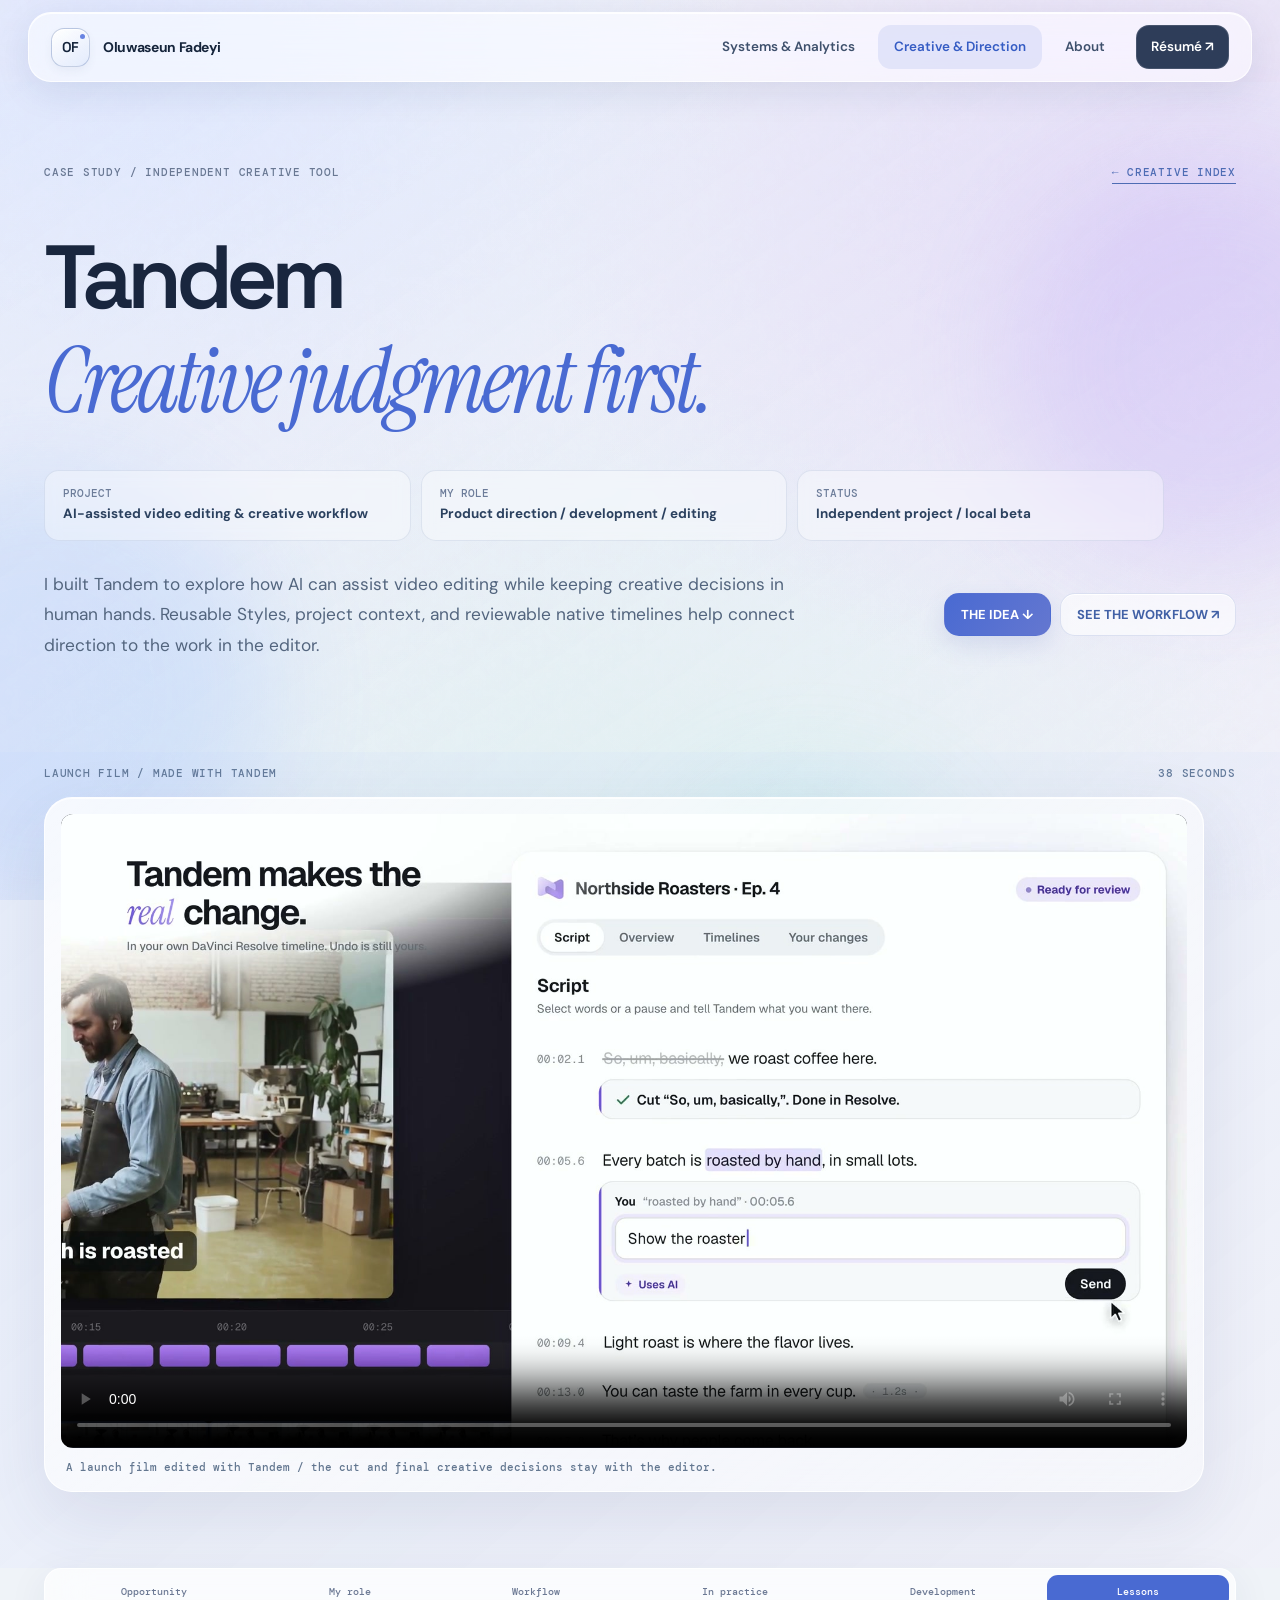
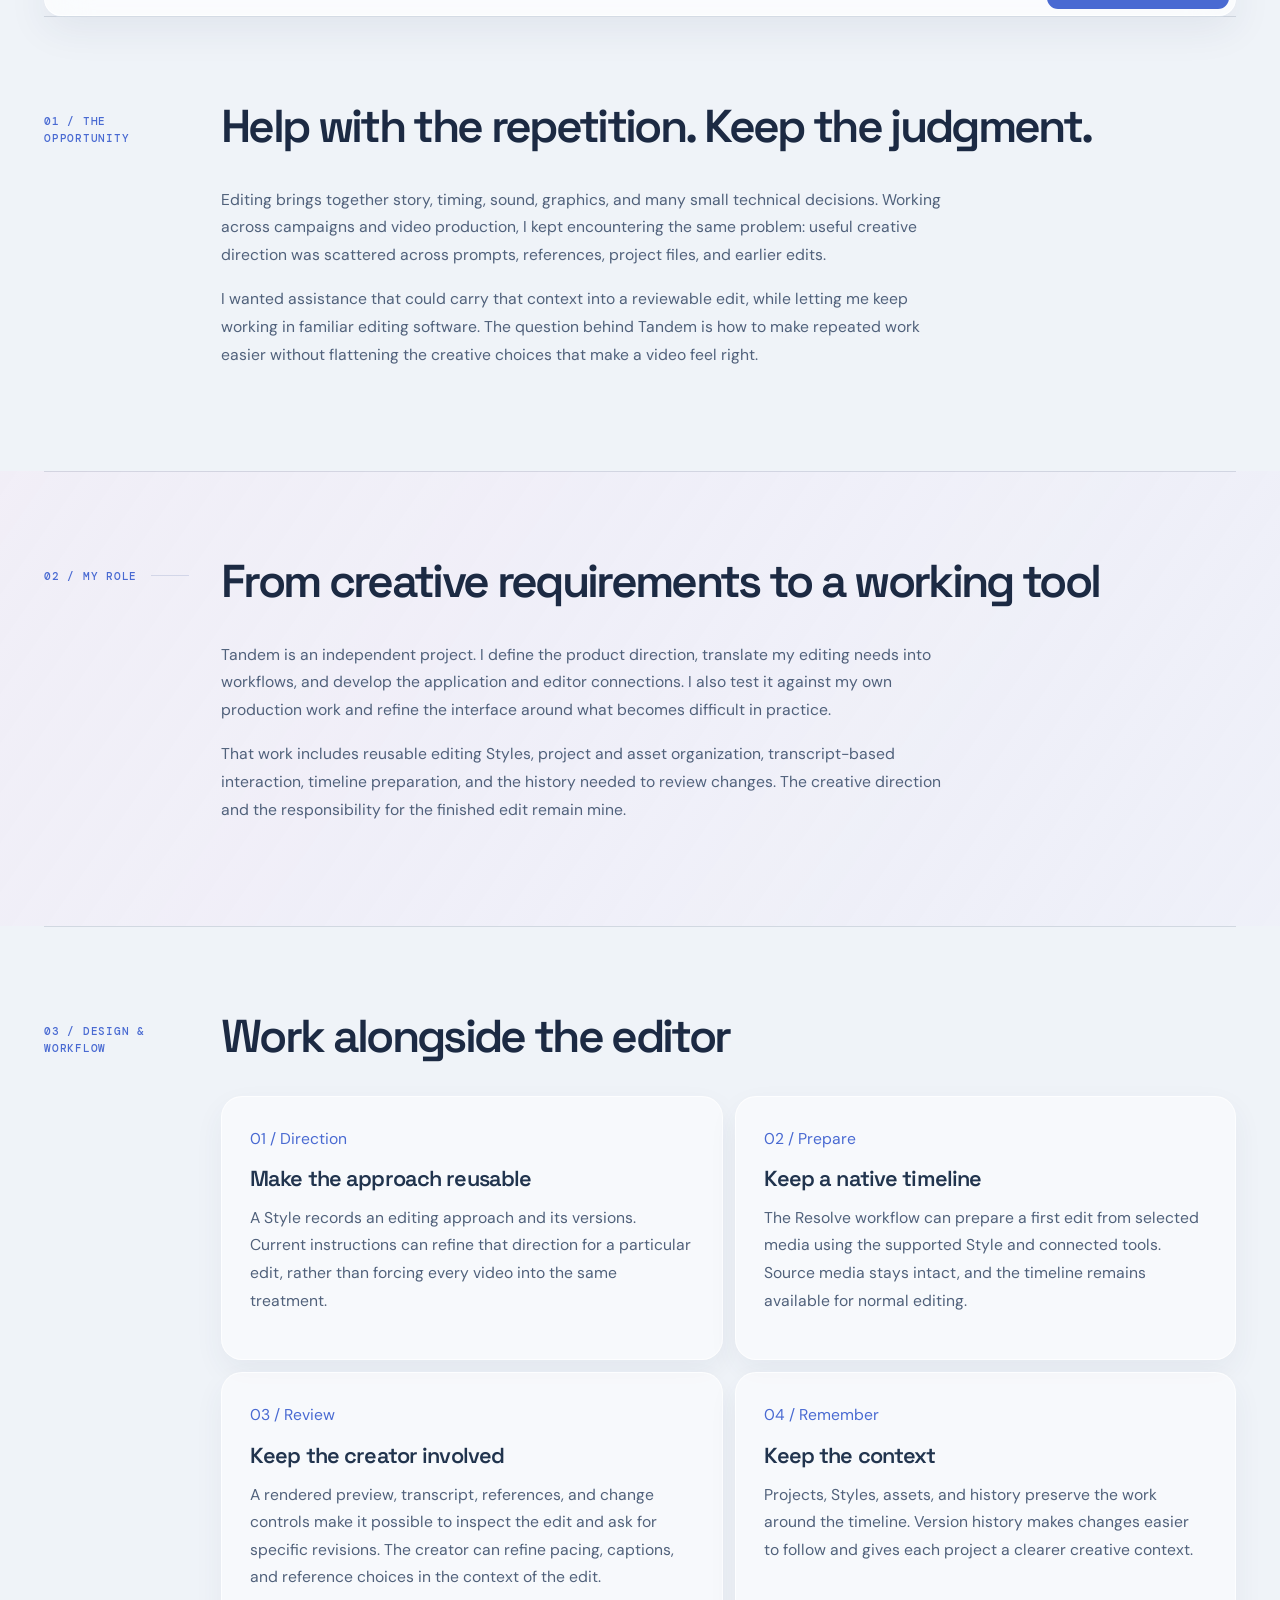
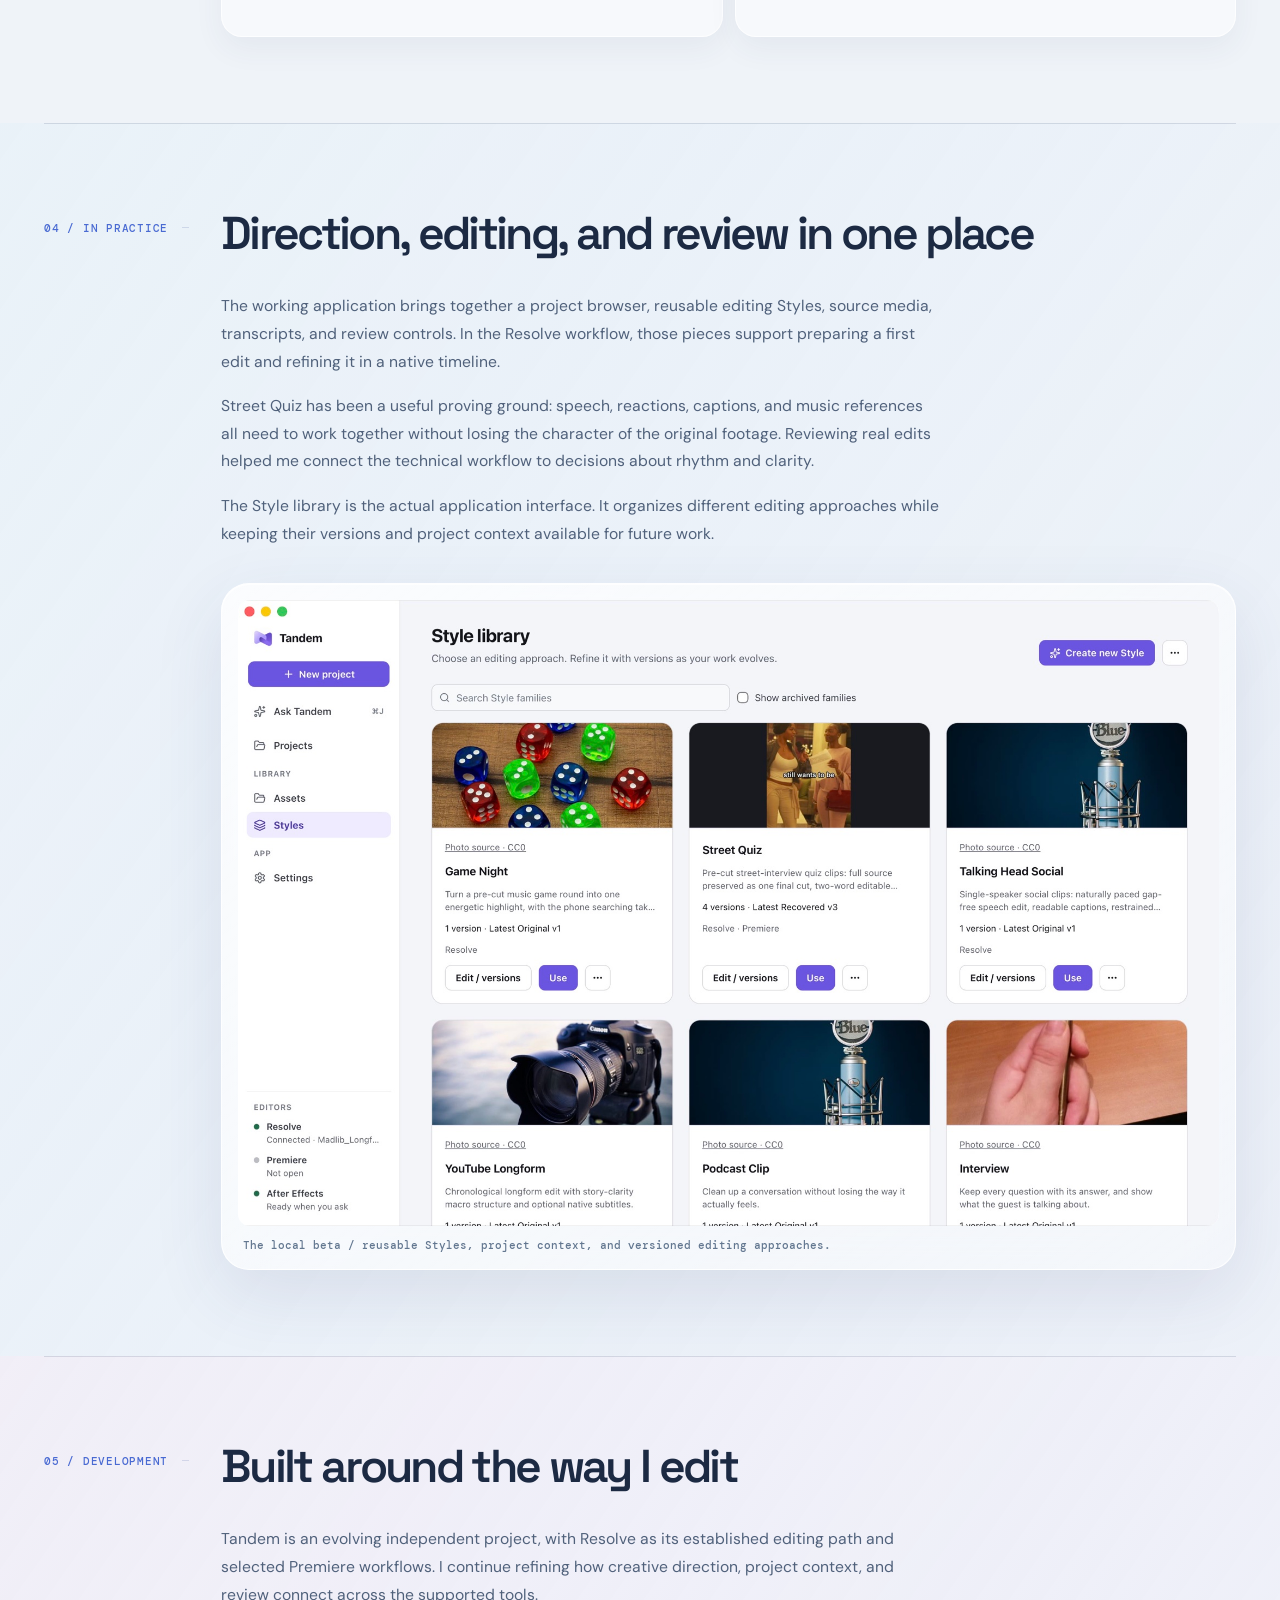
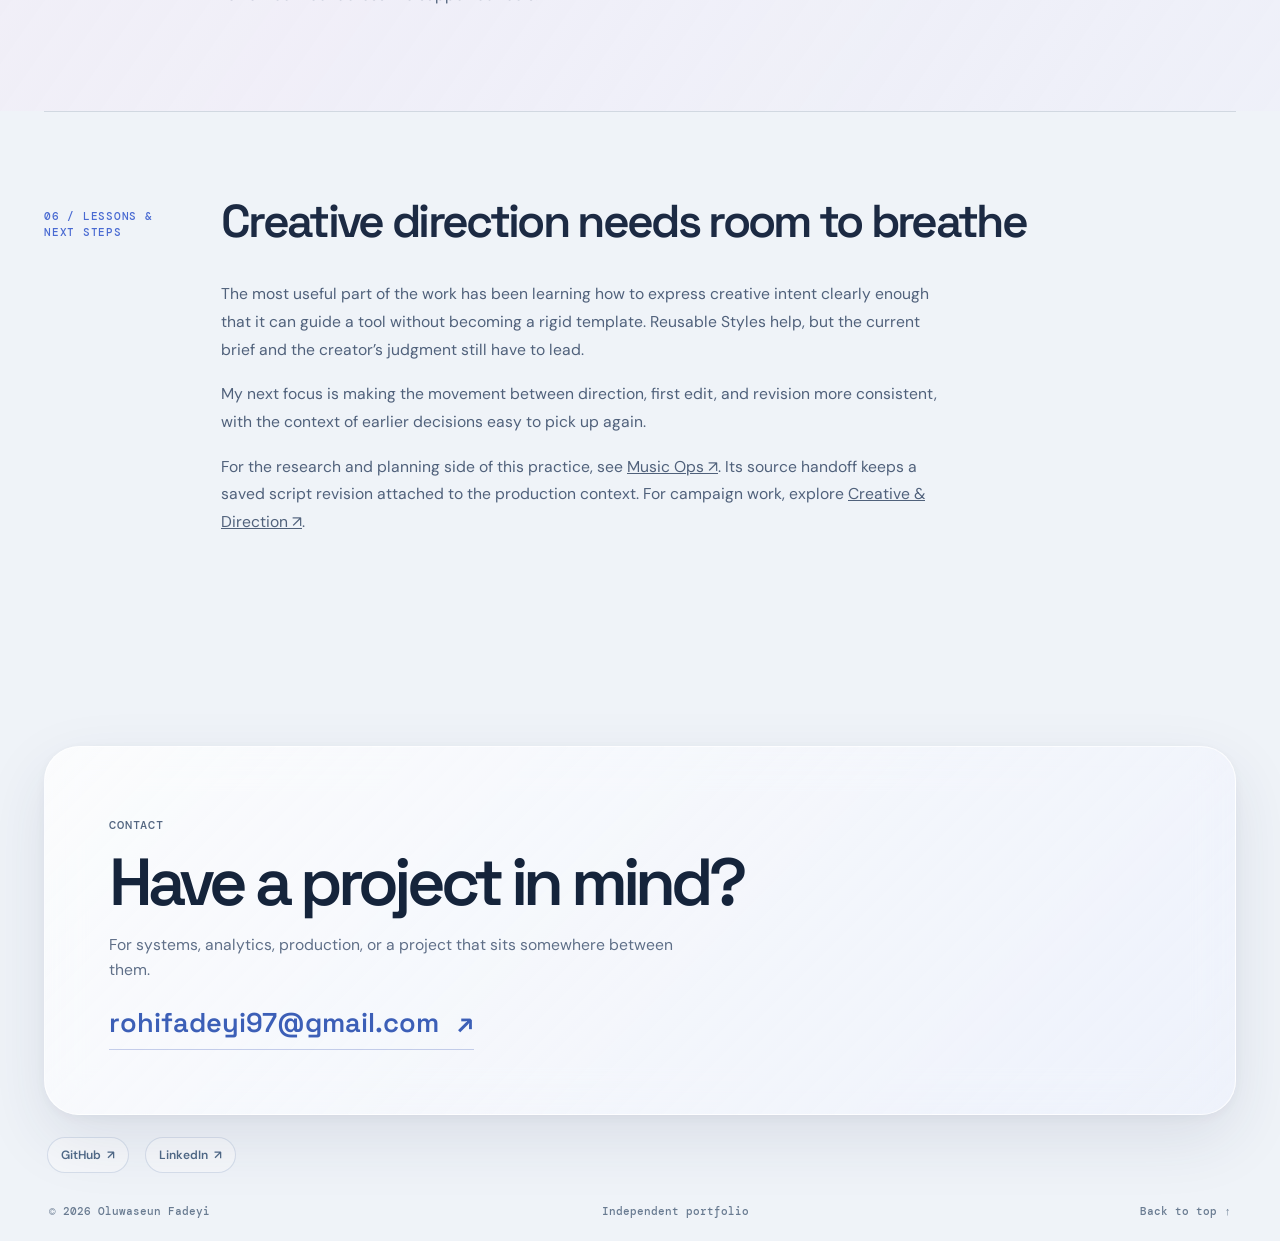
<file: case-studies/tandem.html>
<!DOCTYPE html>

<html lang="en"><head><meta charset="utf-8"/><meta content="width=device-width, initial-scale=1" name="viewport"/>
<meta content="Independent AI-assisted video editing and creative workflow project, built around reusable Styles, native editor timelines, and human creative judgment." name="description"/><meta content="#ecf2f8" name="theme-color"/>
<title>Tandem | Oluwaseun Fadeyi</title>
<link href="https://fonts.googleapis.com" rel="preconnect"/><link crossorigin="" href="https://fonts.gstatic.com" rel="preconnect"/>
<link href="https://fonts.googleapis.com/css2?family=DM+Sans:wght@400;500;600;700&amp;family=DM+Mono:wght@400;500&amp;family=Instrument+Serif:ital@0;1&amp;family=Space+Grotesk:wght@400;500;600;700&amp;display=swap" rel="stylesheet"/><link href="../studio.css" rel="stylesheet"/><script>document.documentElement.classList.add('has-js')</script>
<link href="../glass.css" rel="stylesheet"/><link href="../portfolio-polish.css" rel="stylesheet"/><link href="../portfolio-final.css" rel="stylesheet"/><link href="../music-ops-visuals.css" rel="stylesheet"/></head><body class="glass-site casepage glass-case tandem" id="top"><div aria-hidden="true" class="ambient-layer"><span class="ambient-orb ambient-orb-a"></span><span class="ambient-orb ambient-orb-b"></span><span class="ambient-orb ambient-orb-c"></span></div><div aria-hidden="true" class="reading-progress"></div><a class="skip-link" href="#main">Skip to content</a>
<header class="glass-header" id="site-header">
<nav aria-label="Primary navigation" class="nav-inner">
<a aria-label="Oluwaseun Fadeyi home" class="brand" href="../index.html"><span class="brand-symbol">OF<span class="brand-dot"></span></span><span class="brand-name">Oluwaseun Fadeyi</span></a>
<button aria-controls="site-nav" aria-expanded="false" aria-label="Open navigation" class="nav-toggle" type="button"><span></span><span></span></button>
<div class="nav-links" id="site-nav"><a href="../systems.html">Systems &amp; Analytics</a><a aria-current="page" href="../creative.html">Creative &amp; Direction</a><a class="nav-about" href="../index.html#about">About</a><a class="nav-resume" href="../resume.pdf" rel="noopener" target="_blank">Résumé <span>↗</span></a></div>
</nav>
</header>
<main id="main"><section class="case-front scene-panel" data-scene="case-intro"><div class="wrap case-front-inner"><div class="case-overline micro"><span>CASE STUDY / INDEPENDENT CREATIVE TOOL</span><span><a class="underlink" href="../creative.html">← CREATIVE INDEX</a></span></div><h1>Tandem<br/><em>Creative judgment first.</em></h1><div aria-label="Project summary" class="case-facts"><div class="case-fact"><span>Project</span><strong>AI-assisted video editing &amp; creative workflow</strong></div><div class="case-fact"><span>My role</span><strong>Product direction / development / editing</strong></div><div class="case-fact"><span>Status</span><strong>Independent project / local beta</strong></div></div><div class="intro"><p class="lede">I built Tandem to explore how AI can assist video editing while keeping creative decisions in human hands. Reusable Styles, project context, and reviewable native timelines help connect direction to the work in the editor.</p><div class="case-action"><a href="#chapter-01">THE IDEA ↓</a><a class="secondary" href="#chapter-04">SEE THE WORKFLOW ↗</a></div></div></div></section><section class="case-media-band scene-panel" data-scene="case-media"><div class="wrap"><div class="case-media-intro micro"><span>LAUNCH FILM / MADE WITH TANDEM</span><span>38 SECONDS</span></div><figure class="case-photo tandem-film"><video aria-label="Tandem launch film, edited with Tandem" controls playsinline preload="metadata" poster="../assets/images/tandem-launch-film-poster.jpg"><source src="../assets/video/tandem-launch-film.mp4" type="video/mp4"/></video><figcaption>A launch film edited with Tandem / the cut and final creative decisions stay with the editor.</figcaption></figure></div></section><nav aria-label="Case study chapters" class="case-index-bar"><a href="#chapter-01">Opportunity</a><a href="#chapter-02">My role</a><a href="#chapter-03">Workflow</a><a href="#chapter-04">In practice</a><a href="#chapter-05">Development</a><a href="#chapter-06">Lessons</a></nav><section class="case-body-section scene-panel" data-scene="case-reading" id="chapter-01"><div class="wrap"><div class="story-header"><span class="story-no">01 / THE OPPORTUNITY</span><h2>Help with the repetition. Keep the judgment.</h2></div><div class="story-material"><div class="about-copy"><p>Editing brings together story, timing, sound, graphics, and many small technical decisions. Working across campaigns and video production, I kept encountering the same problem: useful creative direction was scattered across prompts, references, project files, and earlier edits.</p><p>I wanted assistance that could carry that context into a reviewable edit, while letting me keep working in familiar editing software. The question behind Tandem is how to make repeated work easier without flattening the creative choices that make a video feel right.</p></div></div></div></section><section class="case-body-section scene-panel" data-scene="case-reading-soft" id="chapter-02"><div class="wrap"><div class="story-header"><span class="story-no">02 / MY ROLE</span><h2>From creative requirements to a working tool</h2></div><div class="story-material"><div class="about-copy"><p>Tandem is an independent project. I define the product direction, translate my editing needs into workflows, and develop the application and editor connections. I also test it against my own production work and refine the interface around what becomes difficult in practice.</p><p>That work includes reusable editing Styles, project and asset organization, transcript-based interaction, timeline preparation, and the history needed to review changes. The creative direction and the responsibility for the finished edit remain mine.</p></div></div></div></section><section class="case-body-section scene-panel" data-scene="case-reading" id="chapter-03"><div class="wrap"><div class="story-header"><span class="story-no">03 / DESIGN &amp; WORKFLOW</span><h2>Work alongside the editor</h2></div><div class="story-material"><div class="detail-grid"><article class="detail-item"><p class="item-number">01 / Direction</p><h3>Make the approach reusable</h3><p>A Style records an editing approach and its versions. Current instructions can refine that direction for a particular edit, rather than forcing every video into the same treatment.</p></article><article class="detail-item"><p class="item-number">02 / Prepare</p><h3>Keep a native timeline</h3><p>The Resolve workflow can prepare a first edit from selected media using the supported Style and connected tools. Source media stays intact, and the timeline remains available for normal editing.</p></article><article class="detail-item"><p class="item-number">03 / Review</p><h3>Keep the creator involved</h3><p>A rendered preview, transcript, references, and change controls make it possible to inspect the edit and ask for specific revisions. The creator can refine pacing, captions, and reference choices in the context of the edit.</p></article><article class="detail-item"><p class="item-number">04 / Remember</p><h3>Keep the context</h3><p>Projects, Styles, assets, and history preserve the work around the timeline. Version history makes changes easier to follow and gives each project a clearer creative context.</p></article></div></div></div></section><section class="case-body-section scene-panel" data-scene="case-reading-alt" id="chapter-04"><div class="wrap"><div class="story-header"><span class="story-no">04 / IN PRACTICE</span><h2>Direction, editing, and review in one place</h2></div><div class="story-material"><div class="about-copy"><p>The working application brings together a project browser, reusable editing Styles, source media, transcripts, and review controls. In the Resolve workflow, those pieces support preparing a first edit and refining it in a native timeline.</p><p>Street Quiz has been a useful proving ground: speech, reactions, captions, and music references all need to work together without losing the character of the original footage. Reviewing real edits helped me connect the technical workflow to decisions about rhythm and clarity.</p><p>The Style library is the actual application interface. It organizes different editing approaches while keeping their versions and project context available for future work.</p><figure class="case-photo tandem-interface"><img alt="Tandem’s real Style library with Game Night, Street Quiz and Talking Head Social approaches and version counts" loading="lazy" src="../assets/images/tandem-styles.jpg"/><figcaption>The local beta / reusable Styles, project context, and versioned editing approaches.</figcaption></figure></div></div></div></section><section class="case-body-section scene-panel" data-scene="case-reading-soft" id="chapter-05"><div class="wrap"><div class="story-header"><span class="story-no">05 / DEVELOPMENT</span><h2>Built around the way I edit</h2></div><div class="story-material"><div class="about-copy"><p>Tandem is an evolving independent project, with Resolve as its established editing path and selected Premiere workflows. I continue refining how creative direction, project context, and review connect across the supported tools.</p></div></div></div></section><section class="case-body-section scene-panel" data-scene="case-reading" id="chapter-06"><div class="wrap"><div class="story-header"><span class="story-no">06 / LESSONS &amp; NEXT STEPS</span><h2>Creative direction needs room to breathe</h2></div><div class="story-material"><div class="about-copy"><p>The most useful part of the work has been learning how to express creative intent clearly enough that it can guide a tool without becoming a rigid template. Reusable Styles help, but the current brief and the creator’s judgment still have to lead.</p><p>My next focus is making the movement between direction, first edit, and revision more consistent, with the context of earlier decisions easy to pick up again.</p><p>For the research and planning side of this practice, see <a href="music-ops.html">Music Ops ↗</a>. Its source handoff keeps a saved script revision attached to the production context. For campaign work, explore <a href="../creative.html#films">Creative &amp; Direction ↗</a>.</p></div></div></div></section></main><footer class="glass-footer" data-scene="footer">
<div class="site-width">
<div class="footer-intro"><span class="eyebrow">Contact</span><h2>Have a project in mind?</h2><p>For systems, analytics, production, or a project that sits somewhere between them.</p><a class="footer-email" href="mailto:rohifadeyi97@gmail.com">rohifadeyi97@gmail.com <span>↗</span></a></div>
<div class="professional-links"><a href="https://github.com/rohifadeyi97" rel="noopener noreferrer" target="_blank">GitHub <span>↗</span></a><a href="https://linkedin.com/in/oluwaseun-fadeyi-31373a23b/" rel="noopener noreferrer" target="_blank">LinkedIn <span>↗</span></a></div>
<div class="footer-bottom"><span>© 2026 Oluwaseun Fadeyi</span><span>Independent portfolio</span><a href="#top">Back to top ↑</a></div>
</div>
</footer>
<script defer="" src="../glass.js"></script><script defer="True" src="../portfolio-final.js"></script></body></html>
</file>
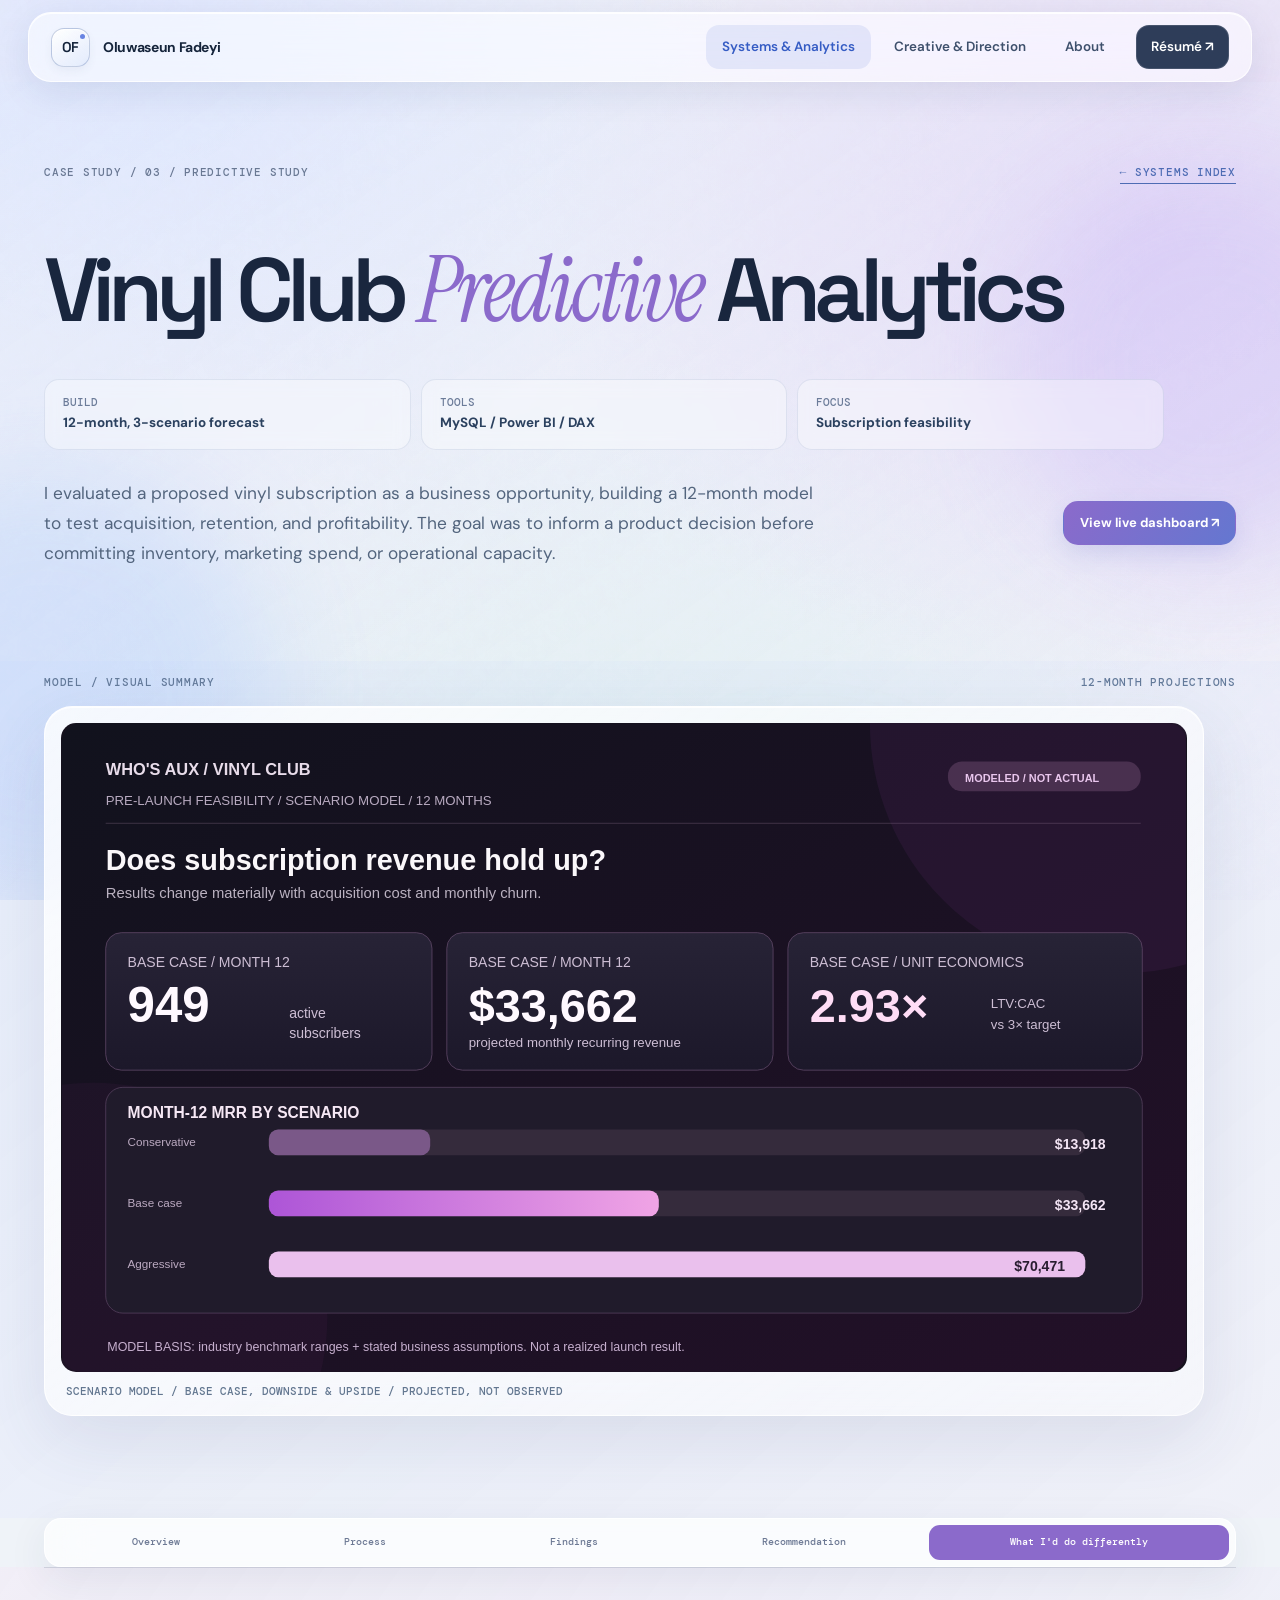
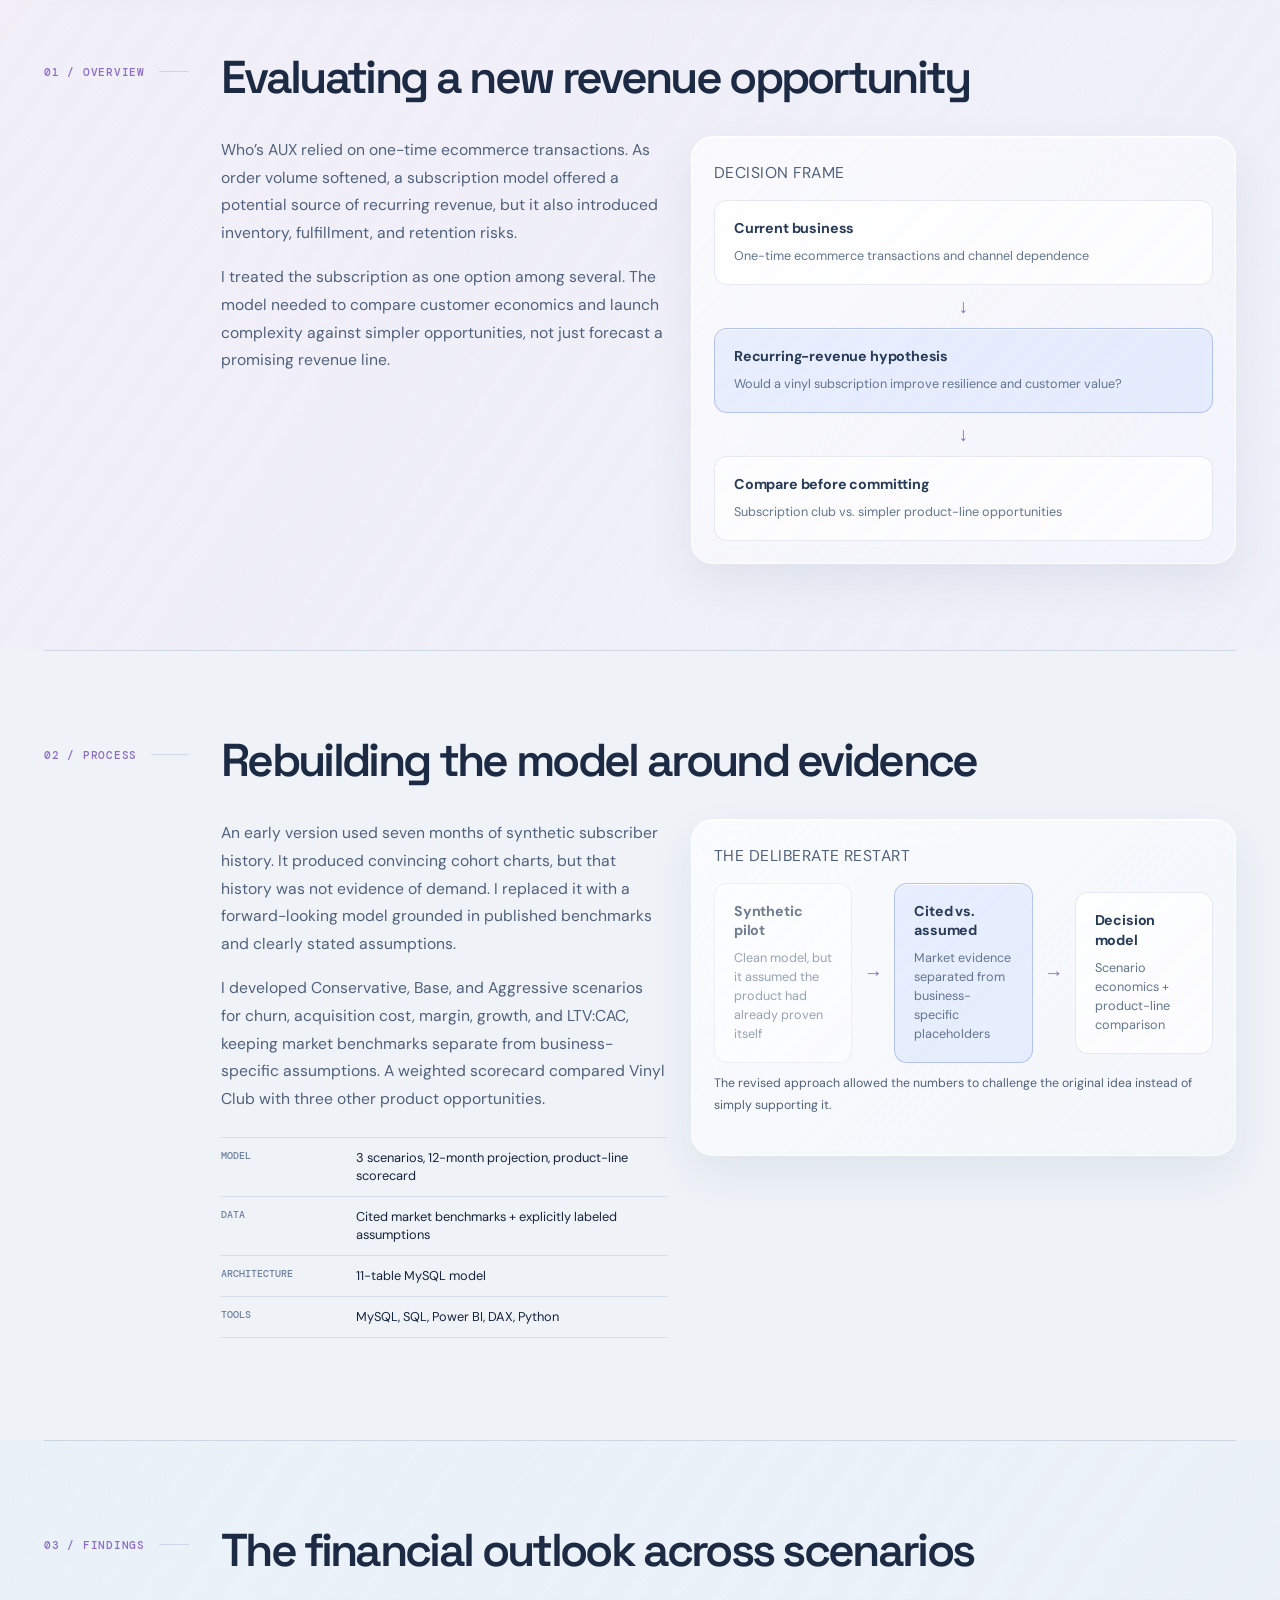
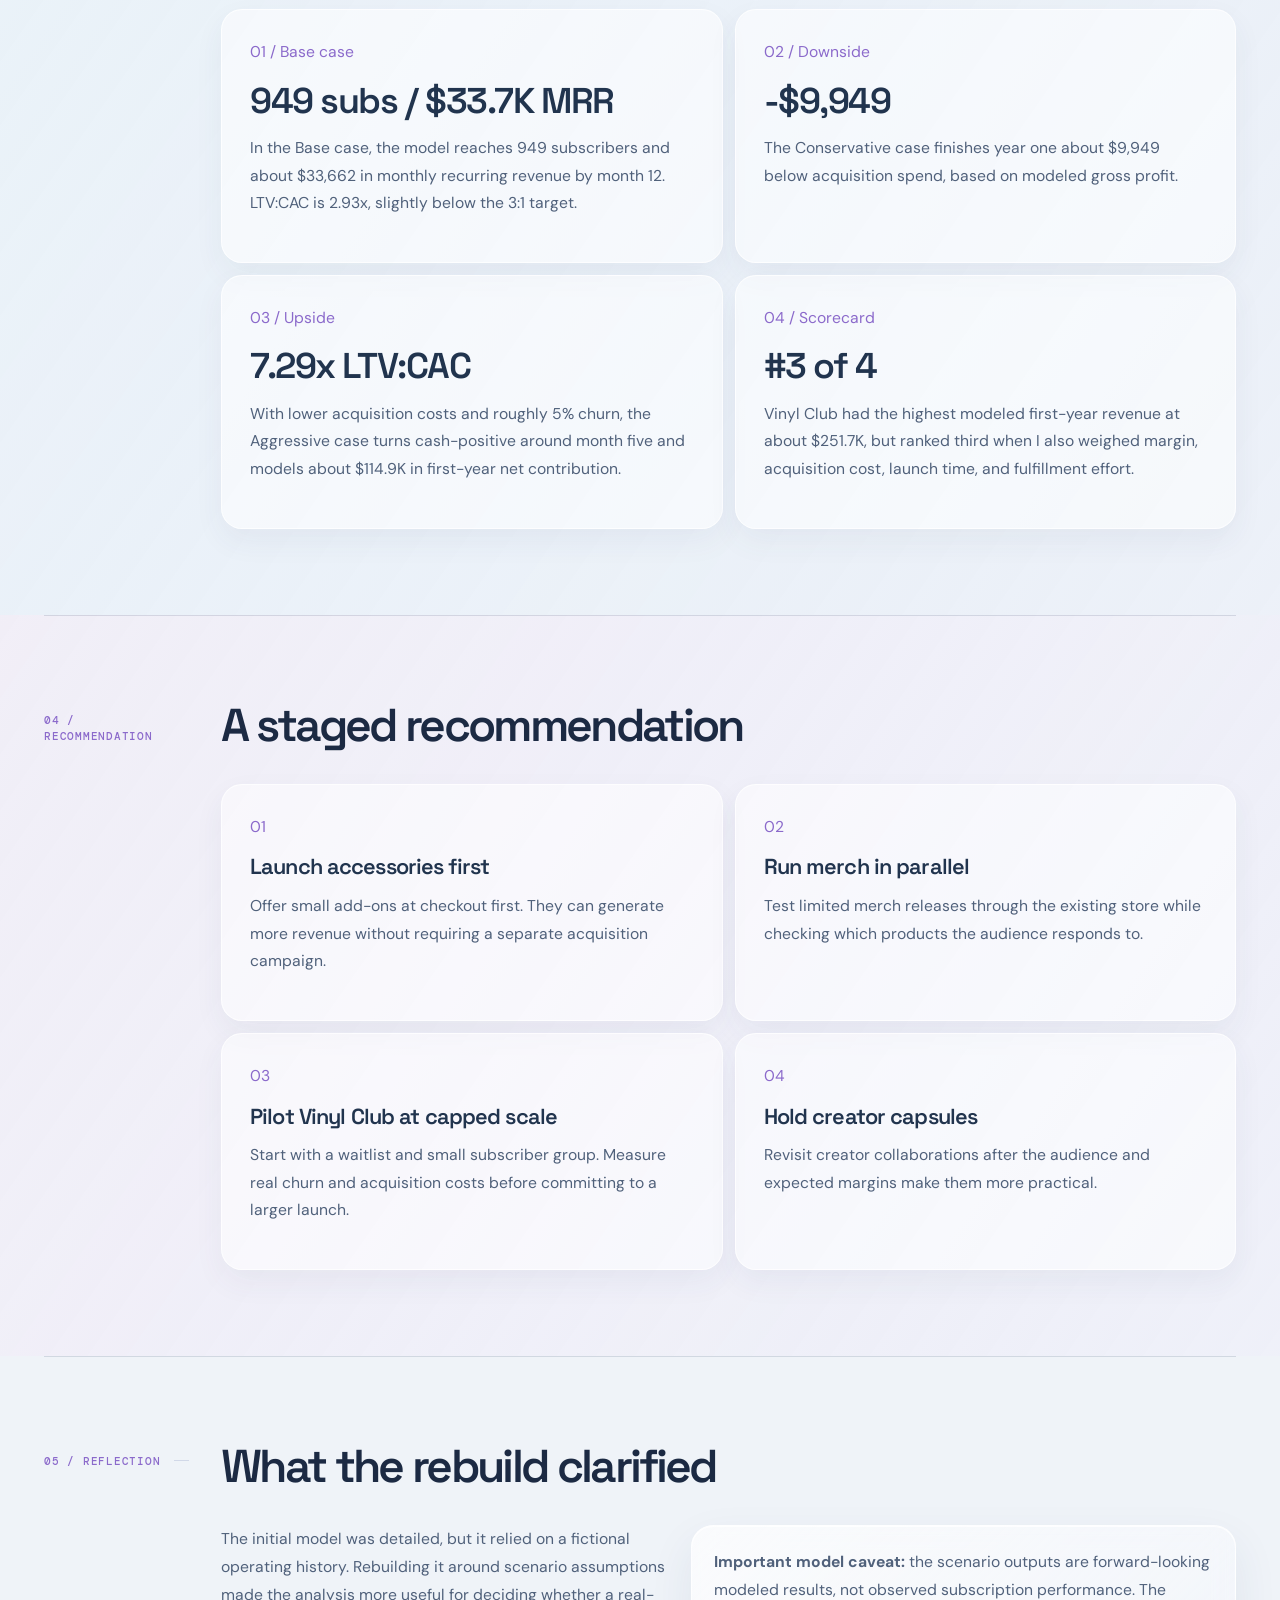
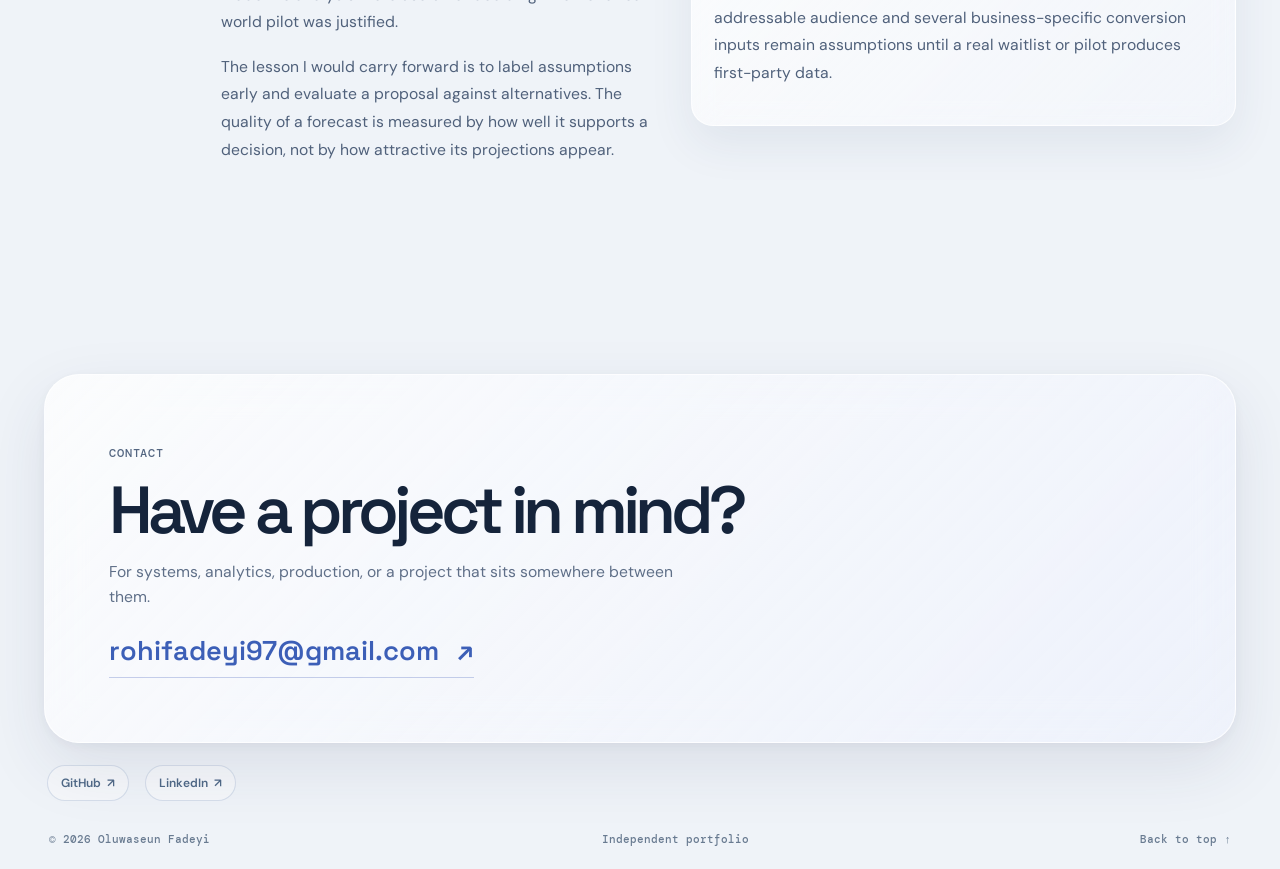
<file: case-studies/vinyl-club.html>
<!DOCTYPE html>

<html lang="en"><head><meta charset="utf-8"/><meta content="width=device-width, initial-scale=1" name="viewport"/>
<meta content="A proposed vinyl subscription needed more than enthusiasm. I modeled the economics, then compared the idea against alternatives." name="description"/><meta content="#ecf2f8" name="theme-color"/>
<title>Vinyl Club Predictive Analytics | Oluwaseun Fadeyi</title>
<link href="https://fonts.googleapis.com" rel="preconnect"/><link crossorigin="" href="https://fonts.gstatic.com" rel="preconnect"/>
<link href="https://fonts.googleapis.com/css2?family=DM+Sans:wght@400;500;600;700&amp;family=DM+Mono:wght@400;500&amp;family=Instrument+Serif:ital@0;1&amp;family=Space+Grotesk:wght@400;500;600;700&amp;display=swap" rel="stylesheet"/><link href="../studio.css" rel="stylesheet"/><script>document.documentElement.classList.add('has-js')</script>
<link href="../glass.css" rel="stylesheet"/><link href="../portfolio-polish.css" rel="stylesheet"/><link href="../portfolio-final.css" rel="stylesheet"/></head><body class="vinyl glass-site glass-case casepage" id="top"><div aria-hidden="true" class="ambient-layer"><span class="ambient-orb ambient-orb-a"></span><span class="ambient-orb ambient-orb-b"></span><span class="ambient-orb ambient-orb-c"></span></div><div aria-hidden="true" class="reading-progress"></div><a class="skip-link" href="#main">Skip to content</a>
<header class="glass-header" id="site-header">
<nav aria-label="Primary navigation" class="nav-inner">
<a aria-label="Oluwaseun Fadeyi home" class="brand" href="../index.html"><span class="brand-symbol">OF<span class="brand-dot"></span></span><span class="brand-name">Oluwaseun Fadeyi</span></a>
<button aria-controls="site-nav" aria-expanded="false" aria-label="Open navigation" class="nav-toggle" type="button"><span></span><span></span></button>
<div class="nav-links" id="site-nav"><a aria-current="page" href="../systems.html">Systems &amp; Analytics</a><a href="../creative.html">Creative &amp; Direction</a><a class="nav-about" href="../index.html#about">About</a><a class="nav-resume" href="../resume.pdf" rel="noopener" target="_blank">Résumé <span>↗</span></a></div>
</nav>
</header>
<main id="main"><section class="case-front scene-panel" data-scene="case-intro"><div class="wrap case-front-inner"><div class="case-overline micro"><span>CASE STUDY / 03 / PREDICTIVE STUDY</span><span><a class="underlink" href="../systems.html">← SYSTEMS INDEX</a></span></div>
<h1>Vinyl Club <em>Predictive</em> Analytics</h1><div aria-label="Project summary" class="case-facts"><div class="case-fact"><span>Build</span><strong>12-month, 3-scenario forecast</strong></div><div class="case-fact"><span>Tools</span><strong>MySQL / Power BI / DAX</strong></div><div class="case-fact"><span>Focus</span><strong>Subscription feasibility</strong></div></div><div class="intro"><p class="lede">I evaluated a proposed vinyl subscription as a business opportunity, building a 12-month model to test acquisition, retention, and profitability. The goal was to inform a product decision before committing inventory, marketing spend, or operational capacity.</p><div class="case-action"><a href="https://app.powerbi.com/view?r=eyJrIjoiZTA3NGJiNTYtMDQ2ZS00ZDJmLWI2MDctMmZiZjk3ZmU3OGJiIiwidCI6IjQ2YWVjMTg4LTk3ZGQtNDY5Zi1iYzRiLTcwMjNkNGYyMWM0YSJ9" rel="noopener" target="_blank">View live dashboard ↗</a></div></div></div></section>
<section class="case-media-band scene-panel" data-scene="case-media"><div class="wrap"><div class="case-media-intro micro"><span>MODEL / VISUAL SUMMARY</span><span>12-MONTH PROJECTIONS</span></div><figure class="case-photo case-data-visual"><img alt="Scenario model with 949 projected month-12 subscribers, 33,662 dollars of base-case MRR, and 2.93 times LTV to CAC; three modeled MRR outcomes" loading="eager" src="../assets/images/vinyl-model-scenarios.svg"/><figcaption>SCENARIO MODEL / BASE CASE, DOWNSIDE &amp; UPSIDE / PROJECTED, NOT OBSERVED</figcaption></figure></div></section><nav aria-label="Case study chapters" class="case-index-bar"><a href="#chapter-01">Overview</a><a href="#chapter-02">Process</a><a href="#chapter-03">Findings</a><a href="#chapter-04">Recommendation</a><a href="#chapter-05">What I'd do differently</a></nav>
<section class="case-body-section scene-panel" data-scene="case-reading-soft" id="chapter-01"><div class="wrap"><div class="story-header"><span class="story-no">01 / Overview</span><h2>Evaluating a new revenue opportunity</h2></div><div class="story-material"><div class="case-study-content">
<div class="about-copy">
<p>Who’s AUX relied on one-time ecommerce transactions. As order volume softened, a subscription model offered a potential source of recurring revenue, but it also introduced inventory, fulfillment, and retention risks.</p>
<p>I treated the subscription as one option among several. The model needed to compare customer economics and launch complexity against simpler opportunities, not just forecast a promising revenue line.</p>
</div>
<div class="case-diagram">
<p class="diagram-label">Decision frame</p>
<div class="decision-stack">
<div class="diagram-node"><strong>Current business</strong><span>One-time ecommerce transactions and channel dependence</span></div>
<div class="diagram-arrow">↓</div>
<div class="diagram-node warehouse-node"><strong>Recurring-revenue hypothesis</strong><span>Would a vinyl subscription improve resilience and customer value?</span></div>
<div class="diagram-arrow">↓</div>
<div class="diagram-node"><strong>Compare before committing</strong><span>Subscription club vs. simpler product-line opportunities</span></div>
</div>
</div>
</div></div></div></section><section class="case-body-section scene-panel" data-scene="case-reading" id="chapter-02"><div class="wrap"><div class="story-header"><span class="story-no">02 / Process</span><h2>Rebuilding the model around evidence</h2></div><div class="story-material"><div class="case-study-content">
<div class="about-copy">
<p>An early version used seven months of synthetic subscriber history. It produced convincing cohort charts, but that history was not evidence of demand. I replaced it with a forward-looking model grounded in published benchmarks and clearly stated assumptions.</p>
<p>I developed Conservative, Base, and Aggressive scenarios for churn, acquisition cost, margin, growth, and LTV:CAC, keeping market benchmarks separate from business-specific assumptions. A weighted scorecard compared Vinyl Club with three other product opportunities.</p>
<dl class="project-details">
<div><dt>Model</dt><dd>3 scenarios, 12-month projection, product-line scorecard</dd></div>
<div><dt>Data</dt><dd>Cited market benchmarks + explicitly labeled assumptions</dd></div>
<div><dt>Architecture</dt><dd>11-table MySQL model</dd></div>
<div><dt>Tools</dt><dd>MySQL, SQL, Power BI, DAX, Python</dd></div>
</dl>
</div>
<div class="case-diagram">
<p class="diagram-label">The deliberate restart</p>
<div class="redo-flow">
<div class="diagram-node rejected"><strong>Synthetic pilot</strong><span>Clean model, but it assumed the product had already proven itself</span></div>
<div class="diagram-arrow">→</div>
<div class="diagram-node warehouse-node"><strong>Cited vs. assumed</strong><span>Market evidence separated from business-specific placeholders</span></div>
<div class="diagram-arrow">→</div>
<div class="diagram-node"><strong>Decision model</strong><span>Scenario economics + product-line comparison</span></div>
</div>
<p class="diagram-caption">The revised approach allowed the numbers to challenge the original idea instead of simply supporting it.</p>
</div>
</div></div></div></section><section class="case-body-section scene-panel" data-scene="case-reading-alt" id="chapter-03"><div class="wrap"><div class="story-header"><span class="story-no">03 / Findings</span><h2>The financial outlook across scenarios</h2></div><div class="story-material"><div class="expertise-grid">
<article class="expertise-item">
<p class="expertise-number">01 / Base case</p>
<h3 class="finding-emphasis">949 subs / $33.7K MRR</h3>
<p>In the Base case, the model reaches 949 subscribers and about $33,662 in monthly recurring revenue by month 12. LTV:CAC is 2.93x, slightly below the 3:1 target.</p>
</article>
<article class="expertise-item">
<p class="expertise-number">02 / Downside</p>
<h3 class="finding-emphasis">-$9,949</h3>
<p>The Conservative case finishes year one about $9,949 below acquisition spend, based on modeled gross profit.</p>
</article>
<article class="expertise-item">
<p class="expertise-number">03 / Upside</p>
<h3 class="finding-emphasis">7.29x LTV:CAC</h3>
<p>With lower acquisition costs and roughly 5% churn, the Aggressive case turns cash-positive around month five and models about $114.9K in first-year net contribution.</p>
</article>
<article class="expertise-item">
<p class="expertise-number">04 / Scorecard</p>
<h3 class="finding-emphasis">#3 of 4</h3>
<p>Vinyl Club had the highest modeled first-year revenue at about $251.7K, but ranked third when I also weighed margin, acquisition cost, launch time, and fulfillment effort.</p>
</article>
</div></div></div></section><section class="case-body-section scene-panel" data-scene="case-reading-soft" id="chapter-04"><div class="wrap"><div class="story-header"><span class="story-no">04 / Recommendation</span><h2>A staged recommendation</h2></div><div class="story-material"><div class="recommendation-list">
<article class="recommendation-item">
<p class="step">01</p>
<h3>Launch accessories first</h3>
<p>Offer small add-ons at checkout first. They can generate more revenue without requiring a separate acquisition campaign.</p>
</article>
<article class="recommendation-item">
<p class="step">02</p>
<h3>Run merch in parallel</h3>
<p>Test limited merch releases through the existing store while checking which products the audience responds to.</p>
</article>
<article class="recommendation-item">
<p class="step">03</p>
<h3>Pilot Vinyl Club at capped scale</h3>
<p>Start with a waitlist and small subscriber group. Measure real churn and acquisition costs before committing to a larger launch.</p>
</article>
<article class="recommendation-item">
<p class="step">04</p>
<h3>Hold creator capsules</h3>
<p>Revisit creator collaborations after the audience and expected margins make them more practical.</p>
</article>
</div></div></div></section><section class="case-body-section scene-panel" data-scene="case-reading" id="chapter-05"><div class="wrap"><div class="story-header"><span class="story-no">05 / REFLECTION</span><h2>What the rebuild clarified</h2></div><div class="story-material"><div class="reflection-grid">
<div class="about-copy">
<p>The initial model was detailed, but it relied on a fictional operating history. Rebuilding it around scenario assumptions made the analysis more useful for deciding whether a real-world pilot was justified.</p>
<p>The lesson I would carry forward is to label assumptions early and evaluate a proposal against alternatives. The quality of a forecast is measured by how well it supports a decision, not by how attractive its projections appear.</p>
</div>
<aside class="method-note">
<p><strong>Important model caveat:</strong> the scenario outputs are forward-looking modeled results, not observed subscription performance. The addressable audience and several business-specific conversion inputs remain assumptions until a real waitlist or pilot produces first-party data.</p>
</aside>
</div></div></div></section></main>
<footer class="glass-footer" data-scene="footer">
<div class="site-width">
<div class="footer-intro"><span class="eyebrow">Contact</span><h2>Have a project in mind?</h2><p>For systems, analytics, production, or a project that sits somewhere between them.</p><a class="footer-email" href="mailto:rohifadeyi97@gmail.com">rohifadeyi97@gmail.com <span>↗</span></a></div>
<div class="professional-links"><a href="https://github.com/rohifadeyi97" rel="noopener noreferrer" target="_blank">GitHub <span>↗</span></a><a href="https://linkedin.com/in/oluwaseun-fadeyi-31373a23b/" rel="noopener noreferrer" target="_blank">LinkedIn <span>↗</span></a></div>
<div class="footer-bottom"><span>© 2026 Oluwaseun Fadeyi</span><span>Independent portfolio</span><a href="#top">Back to top ↑</a></div>
</div>
</footer>
<script defer="" src="../glass.js"></script><script defer="True" src="../portfolio-final.js"></script></body></html>
</file>
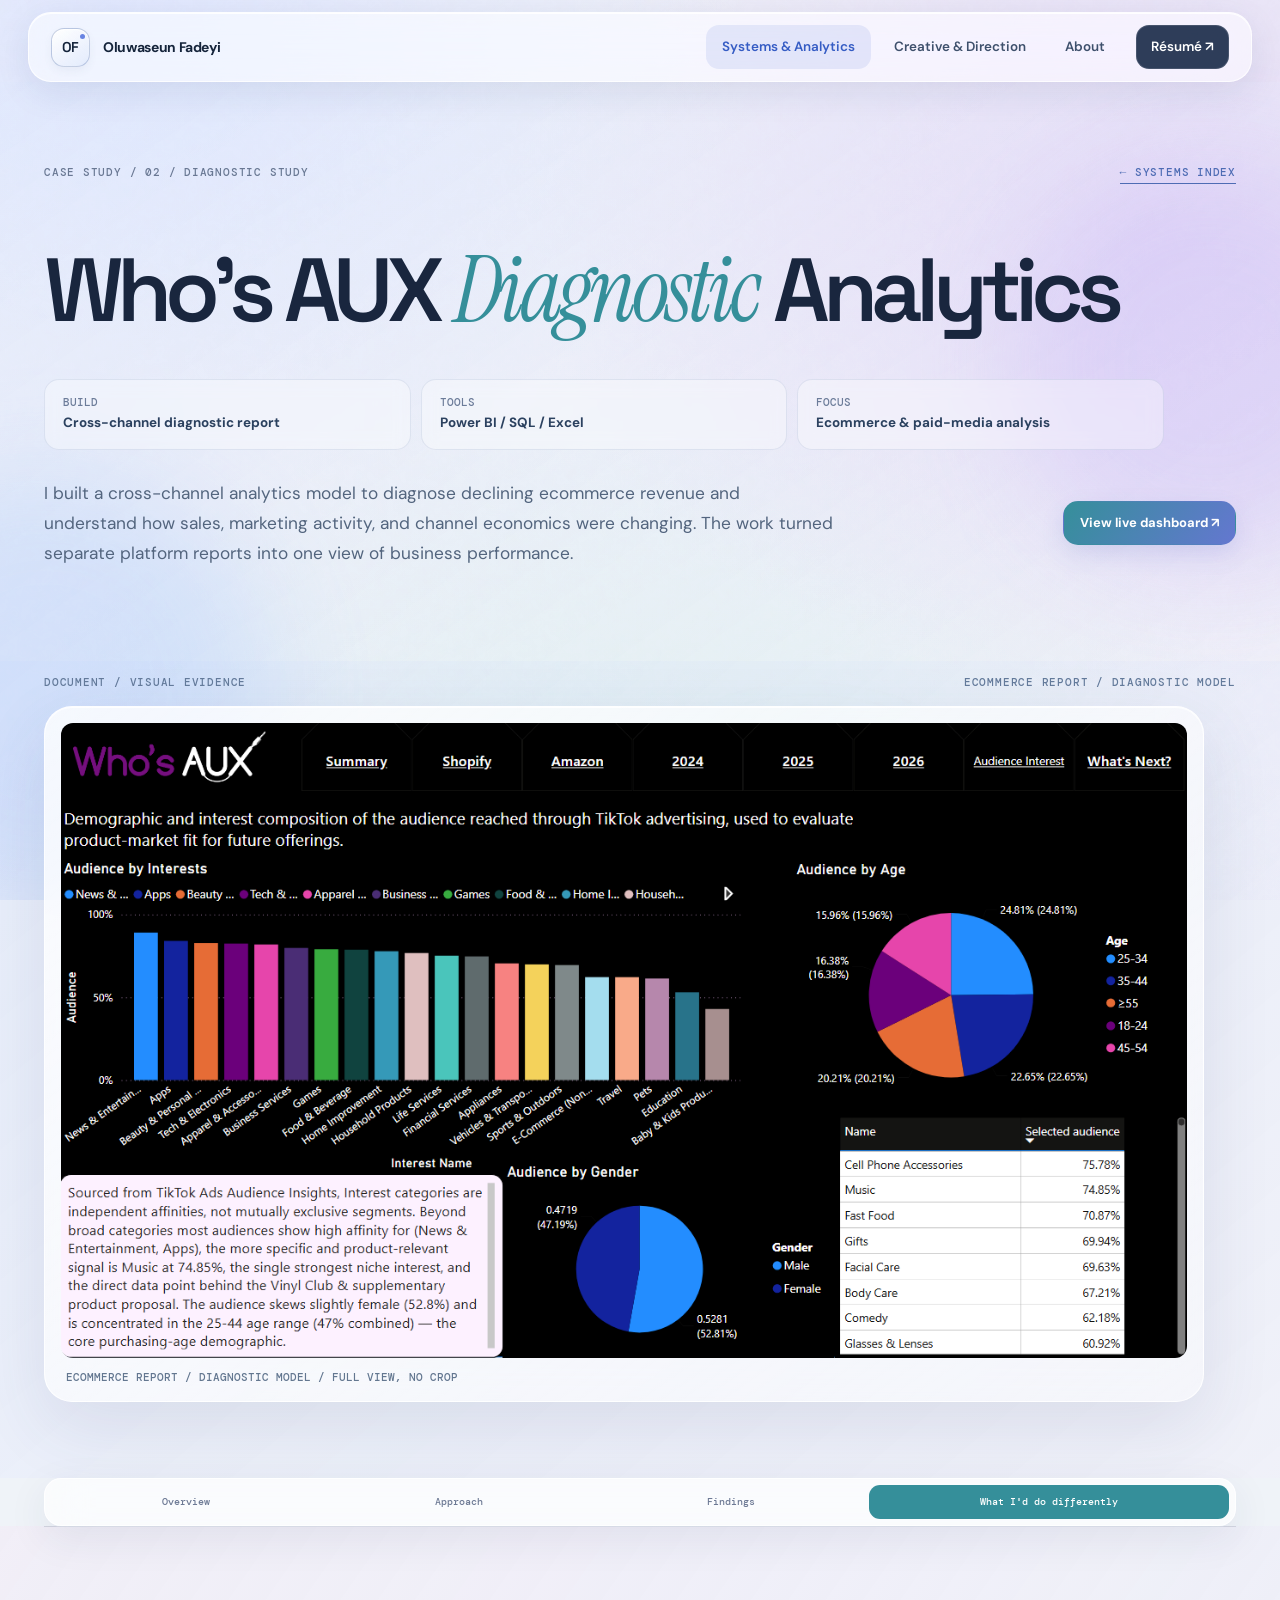
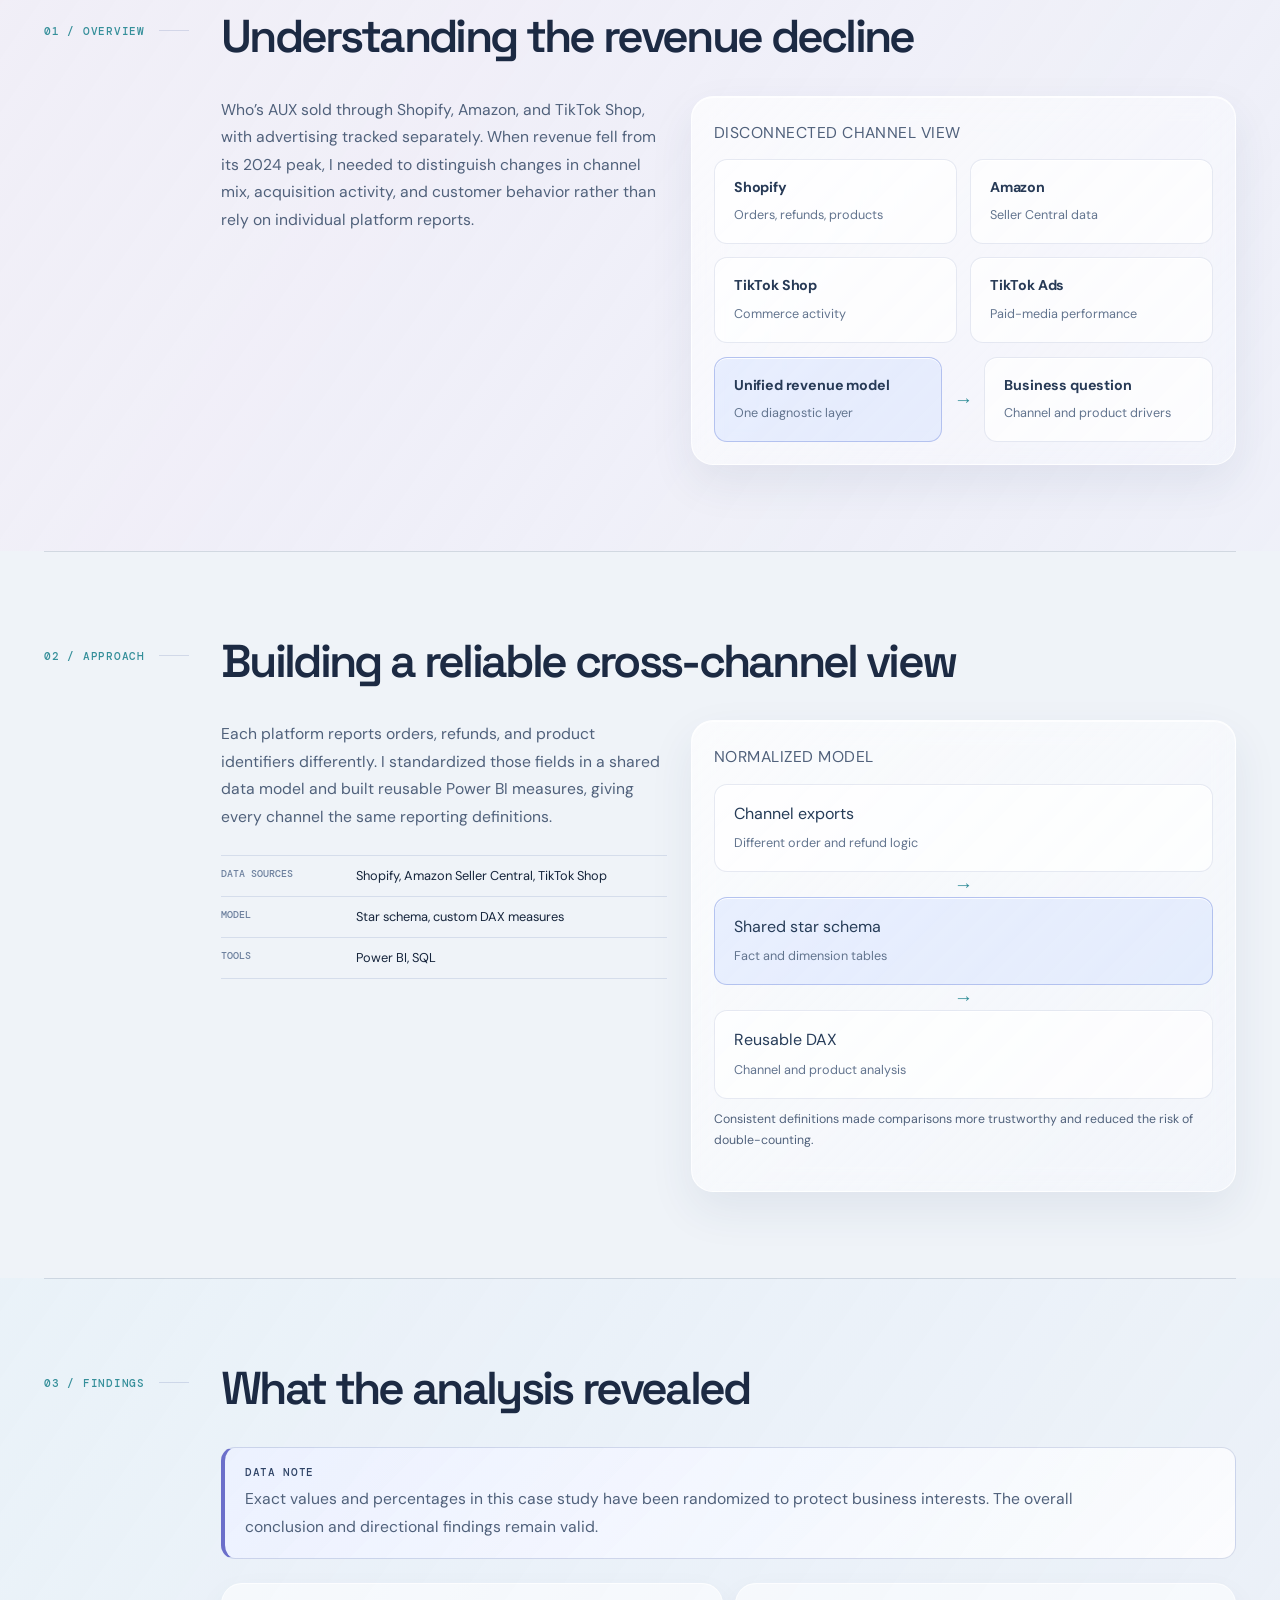
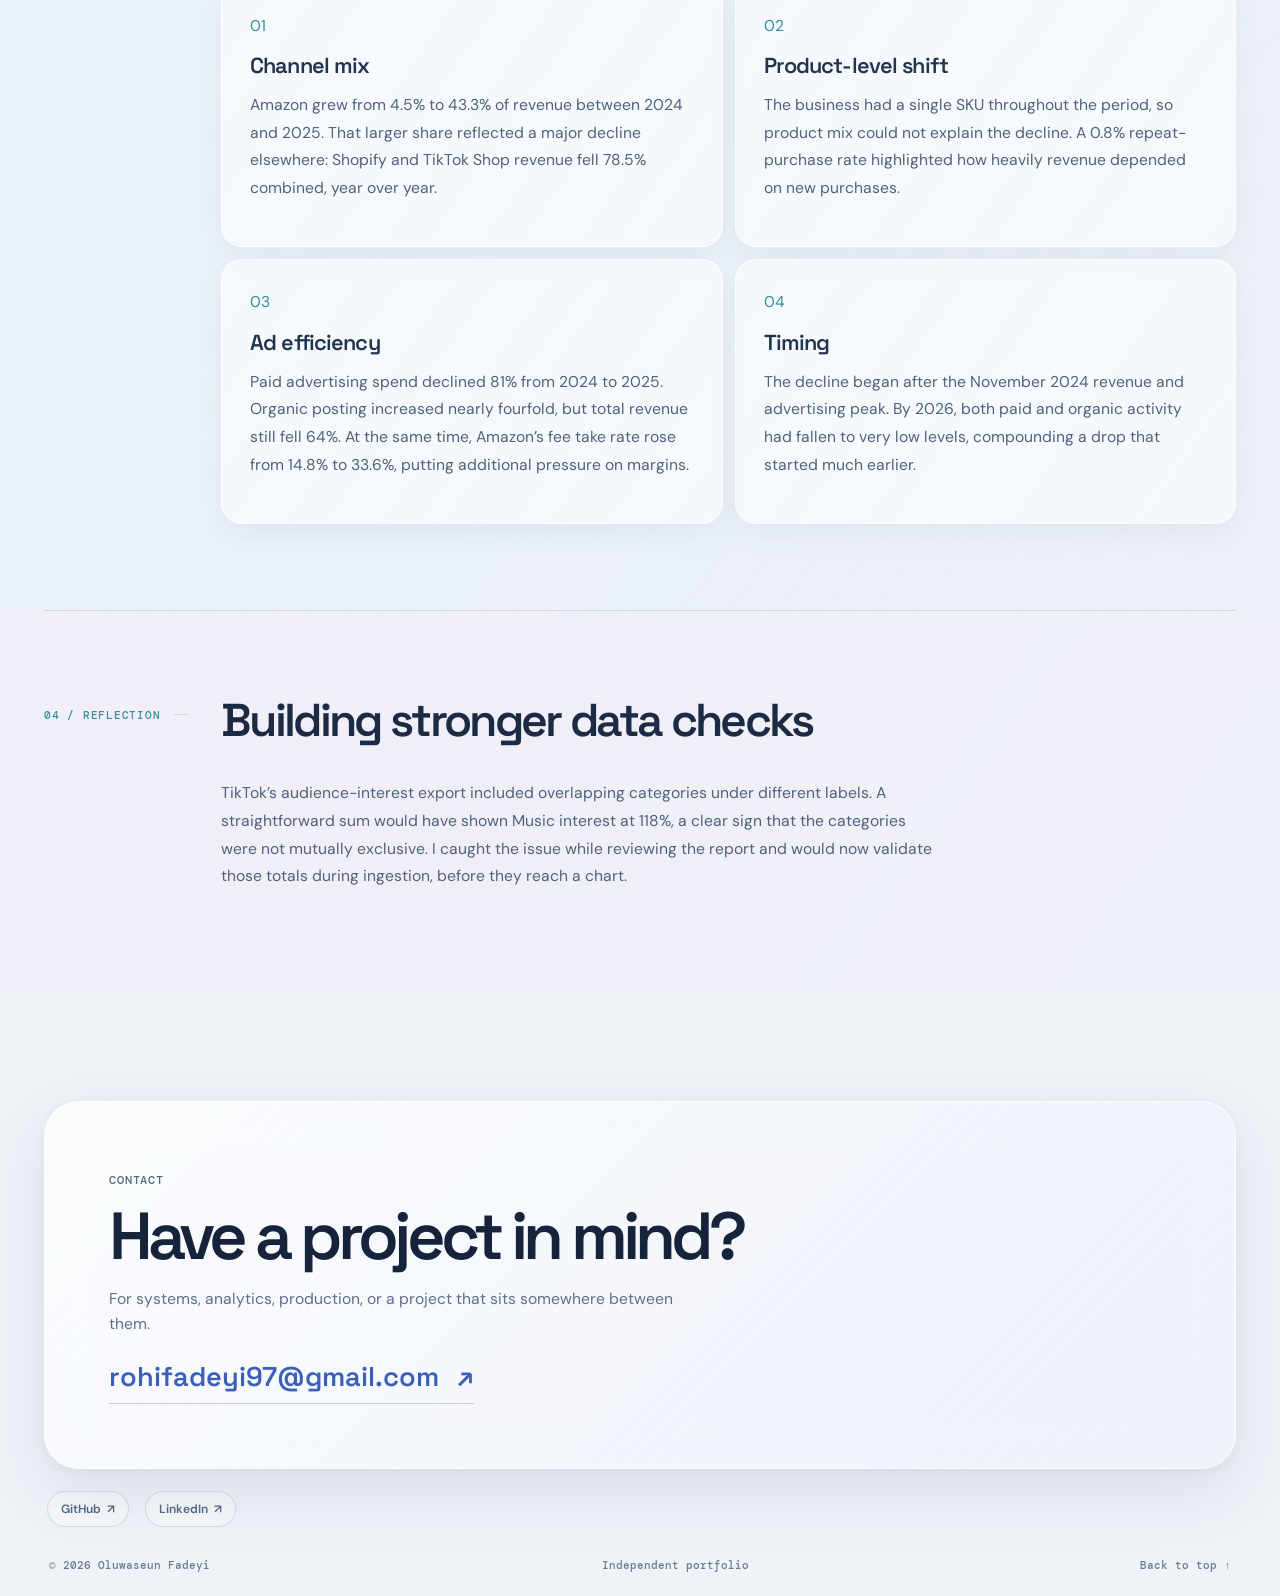
<file: case-studies/whos-aux.html>
<!DOCTYPE html>

<html lang="en"><head><meta charset="utf-8"/><meta content="width=device-width, initial-scale=1" name="viewport"/>
<meta content="Understanding where the revenue was slipping meant looking across disconnected channels rather than trusting any one dashboard." name="description"/><meta content="#ecf2f8" name="theme-color"/>
<title>Who’s AUX Diagnostic Analytics | Oluwaseun Fadeyi</title>
<link href="https://fonts.googleapis.com" rel="preconnect"/><link crossorigin="" href="https://fonts.gstatic.com" rel="preconnect"/>
<link href="https://fonts.googleapis.com/css2?family=DM+Sans:wght@400;500;600;700&amp;family=DM+Mono:wght@400;500&amp;family=Instrument+Serif:ital@0;1&amp;family=Space+Grotesk:wght@400;500;600;700&amp;display=swap" rel="stylesheet"/><link href="../studio.css" rel="stylesheet"/><script>document.documentElement.classList.add('has-js')</script>
<link href="../glass.css" rel="stylesheet"/><link href="../portfolio-polish.css" rel="stylesheet"/><link href="../portfolio-final.css" rel="stylesheet"/></head><body class="whos glass-site glass-case casepage" id="top"><div aria-hidden="true" class="ambient-layer"><span class="ambient-orb ambient-orb-a"></span><span class="ambient-orb ambient-orb-b"></span><span class="ambient-orb ambient-orb-c"></span></div><div aria-hidden="true" class="reading-progress"></div><a class="skip-link" href="#main">Skip to content</a>
<header class="glass-header" id="site-header">
<nav aria-label="Primary navigation" class="nav-inner">
<a aria-label="Oluwaseun Fadeyi home" class="brand" href="../index.html"><span class="brand-symbol">OF<span class="brand-dot"></span></span><span class="brand-name">Oluwaseun Fadeyi</span></a>
<button aria-controls="site-nav" aria-expanded="false" aria-label="Open navigation" class="nav-toggle" type="button"><span></span><span></span></button>
<div class="nav-links" id="site-nav"><a aria-current="page" href="../systems.html">Systems &amp; Analytics</a><a href="../creative.html">Creative &amp; Direction</a><a class="nav-about" href="../index.html#about">About</a><a class="nav-resume" href="../resume.pdf" rel="noopener" target="_blank">Résumé <span>↗</span></a></div>
</nav>
</header>
<main id="main"><section class="case-front scene-panel" data-scene="case-intro"><div class="wrap case-front-inner"><div class="case-overline micro"><span>CASE STUDY / 02 / DIAGNOSTIC STUDY</span><span><a class="underlink" href="../systems.html">← SYSTEMS INDEX</a></span></div>
<h1>Who’s AUX <em>Diagnostic</em> Analytics</h1><div aria-label="Project summary" class="case-facts"><div class="case-fact"><span>Build</span><strong>Cross-channel diagnostic report</strong></div><div class="case-fact"><span>Tools</span><strong>Power BI / SQL / Excel</strong></div><div class="case-fact"><span>Focus</span><strong>Ecommerce &amp; paid-media analysis</strong></div></div><div class="intro"><p class="lede">I built a cross-channel analytics model to diagnose declining ecommerce revenue and understand how sales, marketing activity, and channel economics were changing. The work turned separate platform reports into one view of business performance.</p><div class="case-action"><a href="https://app.powerbi.com/view?r=eyJrIjoiMjA1Y2Y5YmQtMmYyZi00ZmFlLWI2ZGQtYjMxZTYxZGRmNjcxIiwidCI6IjQ2YWVjMTg4LTk3ZGQtNDY5Zi1iYzRiLTcwMjNkNGYyMWM0YSJ9" rel="noopener" target="_blank">View live dashboard ↗</a></div></div></div></section>
<section class="case-media-band scene-panel" data-scene="case-media"><div class="wrap"><div class="case-media-intro micro"><span>DOCUMENT / VISUAL EVIDENCE</span><span>ECOMMERCE REPORT / DIAGNOSTIC MODEL</span></div><figure class="case-photo"><img alt="Who's AUX Power BI revenue diagnostic dashboard, showing channel breakdown and trend over time" loading="eager" src="../assets/images/Aux.png"/><figcaption>ECOMMERCE REPORT / DIAGNOSTIC MODEL / FULL VIEW, NO CROP</figcaption></figure></div></section><nav aria-label="Case study chapters" class="case-index-bar"><a href="#chapter-01">Overview</a><a href="#chapter-02">Approach</a><a href="#chapter-03">Findings</a><a href="#chapter-04">What I'd do differently</a></nav>
<section class="case-body-section scene-panel" data-scene="case-reading-soft" id="chapter-01"><div class="wrap"><div class="story-header"><span class="story-no">01 / Overview</span><h2>Understanding the revenue decline</h2></div><div class="story-material"><div class="case-study-content"><div class="about-copy"><p>Who’s AUX sold through Shopify, Amazon, and TikTok Shop, with advertising tracked separately. When revenue fell from its 2024 peak, I needed to distinguish changes in channel mix, acquisition activity, and customer behavior rather than rely on individual platform reports.</p></div><div class="case-diagram"><p class="diagram-label">Disconnected channel view</p><div class="source-grid"><div class="diagram-node"><strong>Shopify</strong><span>Orders, refunds, products</span></div><div class="diagram-node"><strong>Amazon</strong><span>Seller Central data</span></div><div class="diagram-node"><strong>TikTok Shop</strong><span>Commerce activity</span></div><div class="diagram-node"><strong>TikTok Ads</strong><span>Paid-media performance</span></div></div><div class="channel-converge">
<div class="diagram-node warehouse-node">
<strong>Unified revenue model</strong>
<span>One diagnostic layer</span>
</div>
<div class="diagram-arrow">→</div>
<div class="diagram-node">
<strong>Business question</strong>
<span>Channel and product drivers</span>
</div>
</div></div></div></div></div></section><section class="case-body-section scene-panel" data-scene="case-reading" id="chapter-02"><div class="wrap"><div class="story-header"><span class="story-no">02 / Approach</span><h2>Building a reliable cross-channel view</h2></div><div class="story-material"><div class="case-study-content"><div class="about-copy"><p>Each platform reports orders, refunds, and product identifiers differently. I standardized those fields in a shared data model and built reusable Power BI measures, giving every channel the same reporting definitions.</p><dl class="project-details"><div><dt>Data sources</dt><dd>Shopify, Amazon Seller Central, TikTok Shop</dd></div><div><dt>Model</dt><dd>Star schema, custom DAX measures</dd></div><div><dt>Tools</dt><dd>Power BI, SQL</dd></div></dl></div><div class="case-diagram"><p class="diagram-label">Normalized model</p><div class="diagram-row three"><div class="diagram-node">Channel exports<span>Different order and refund logic</span></div><div class="diagram-arrow">→</div><div class="diagram-node warehouse-node">Shared star schema<span>Fact and dimension tables</span></div><div class="diagram-arrow">→</div><div class="diagram-node">Reusable DAX<span>Channel and product analysis</span></div></div><p class="diagram-caption">Consistent definitions made comparisons more trustworthy and reduced the risk of double-counting.</p></div></div></div></div></section><section class="case-body-section scene-panel" data-scene="case-reading-alt" id="chapter-03"><div class="wrap"><div class="story-header"><span class="story-no">03 / Findings</span><h2>What the analysis revealed</h2></div><div class="story-material"><aside class="data-disclaimer" aria-label="Data note"><strong>Data note</strong><p>Exact values and percentages in this case study have been randomized to protect business interests. The overall conclusion and directional findings remain valid.</p></aside><div class="expertise-grid"><article class="expertise-item"><p class="expertise-number">01</p><h3>Channel mix</h3><p>Amazon grew from 4.5% to 43.3% of revenue between 2024 and 2025. That larger share reflected a major decline elsewhere: Shopify and TikTok Shop revenue fell 78.5% combined, year over year.</p></article><article class="expertise-item"><p class="expertise-number">02</p><h3>Product-level shift</h3><p>The business had a single SKU throughout the period, so product mix could not explain the decline. A 0.8% repeat-purchase rate highlighted how heavily revenue depended on new purchases.</p></article><article class="expertise-item"><p class="expertise-number">03</p><h3>Ad efficiency</h3><p>Paid advertising spend declined 81% from 2024 to 2025. Organic posting increased nearly fourfold, but total revenue still fell 64%. At the same time, Amazon’s fee take rate rose from 14.8% to 33.6%, putting additional pressure on margins.</p></article><article class="expertise-item"><p class="expertise-number">04</p><h3>Timing</h3><p>The decline began after the November 2024 revenue and advertising peak. By 2026, both paid and organic activity had fallen to very low levels, compounding a drop that started much earlier.</p></article></div></div></div></section><section class="case-body-section scene-panel" data-scene="case-reading-soft" id="chapter-04"><div class="wrap"><div class="story-header"><span class="story-no">04 / REFLECTION</span><h2>Building stronger data checks</h2></div><div class="story-material"><div class="about-copy"><p>TikTok’s audience-interest export included overlapping categories under different labels. A straightforward sum would have shown Music interest at 118%, a clear sign that the categories were not mutually exclusive. I caught the issue while reviewing the report and would now validate those totals during ingestion, before they reach a chart.</p></div></div></div></section></main>
<footer class="glass-footer" data-scene="footer">
<div class="site-width">
<div class="footer-intro"><span class="eyebrow">Contact</span><h2>Have a project in mind?</h2><p>For systems, analytics, production, or a project that sits somewhere between them.</p><a class="footer-email" href="mailto:rohifadeyi97@gmail.com">rohifadeyi97@gmail.com <span>↗</span></a></div>
<div class="professional-links"><a href="https://github.com/rohifadeyi97" rel="noopener noreferrer" target="_blank">GitHub <span>↗</span></a><a href="https://linkedin.com/in/oluwaseun-fadeyi-31373a23b/" rel="noopener noreferrer" target="_blank">LinkedIn <span>↗</span></a></div>
<div class="footer-bottom"><span>© 2026 Oluwaseun Fadeyi</span><span>Independent portfolio</span><a href="#top">Back to top ↑</a></div>
</div>
</footer>
<script defer="" src="../glass.js"></script><script defer="True" src="../portfolio-final.js"></script></body></html>
</file>
<file: studio.css>
/* OF / STUDIO INDEX | editorial identity, 2026. Built as a static site. */
:root{
 --paper:#f0eee7;--paper2:#e9e5d8;--ink:#171716;--line:#171716;--muted:#5c5e56;
 --cobalt:#2947f5;--acid:#d6f85a;--lavender:#bc9cff;--coral:#f77960;--cream:#f9f5e9;
 --display:'Space Grotesk','Inter Display',Arial,sans-serif;--mono:'DM Mono',monospace;--serif:'Instrument Serif',Georgia,serif;
 --ease:cubic-bezier(.23,.78,.24,1);--page:max(20px,calc((100vw - 1440px)/2));
}
*{box-sizing:border-box}html{scroll-behavior:smooth}body{margin:0;background:var(--paper);color:var(--ink);font-family:var(--display);-webkit-font-smoothing:antialiased}img,video{display:block;max-width:100%}a{color:inherit}button{font:inherit}button,a{-webkit-tap-highlight-color:transparent}::selection{color:var(--ink);background:var(--acid)}
.skip-link{position:absolute;top:-100px;left:20px;background:var(--acid);color:var(--ink);padding:12px 16px;z-index:9999}.skip-link:focus{top:20px}
.wrap{width:min(calc(100% - 84px),1340px);margin-inline:auto}
.label,.micro,.folio,.chip,.topnav,.footer-sub,.story-no,.index-number,.line-meta,.film-meta,.case-jump,.poster-stamp{font:500 .7rem/1.5 var(--mono);letter-spacing:.07em;text-transform:uppercase}
.serif{font-family:var(--serif);font-weight:400;font-style:italic;letter-spacing:-.045em}.outline{-webkit-text-stroke:1px currentColor;color:transparent}
.underlink{display:inline-block;text-decoration:none;border-bottom:1px solid currentColor;padding-bottom:2px;transition:background .2s,color .2s}.underlink:hover{background:var(--acid);color:var(--ink)}
.topbar{z-index:100;position:sticky;top:0;background:var(--paper);border-bottom:1px solid var(--ink)}
.topnav{width:min(calc(100% - 84px),1340px);margin:auto;min-height:70px;display:flex;align-items:center;justify-content:space-between;gap:18px;letter-spacing:0}
.mark{display:inline-flex;align-items:center;gap:14px;font:700 1.1rem/1 var(--display);text-decoration:none;letter-spacing:-.055em}
.mark-stamp{width:44px;height:44px;border:1.5px solid var(--ink);border-radius:50%;display:grid;place-items:center;transition:transform .5s var(--ease),background .25s}
.mark:hover .mark-stamp{transform:rotate(28deg);background:var(--acid)}.mark small{font:500 .7rem/1.2 var(--mono);letter-spacing:0;text-transform:uppercase}
.toplinks{display:flex;align-items:center;gap:24px}.toplinks a{text-decoration:none;position:relative;padding:12px 0;font-size:.68rem;white-space:nowrap}.toplinks a:hover,.toplinks a[aria-current=page]{color:var(--cobalt)}
.toplinks a:after{content:'';position:absolute;bottom:5px;left:0;right:100%;height:1px;background:currentColor;transition:right .28s}.toplinks a:hover:after,.toplinks a[aria-current=page]:after{right:0}
.availability{display:flex;gap:7px;align-items:center;border-left:1px solid var(--ink);padding-left:21px;color:#555}.availability:before{content:'';width:7px;height:7px;background:#568657;border-radius:50%}
.menu-btn{display:none;border:1px solid var(--ink);background:transparent;width:42px;height:42px;place-items:center;cursor:pointer}.menu-btn span{width:18px;border-top:1px solid var(--ink);display:block;margin:4px auto}
/* HOME / opening act */
.home-hero{position:relative;overflow:hidden;padding:36px 0 74px;min-height:min(760px,calc(100svh - 70px))}.hero-prelude{display:flex;justify-content:space-between;gap:1rem;padding-bottom:45px}.hero-prelude span:last-child{text-align:right}
.home-hero-grid{display:grid;grid-template-columns:minmax(0,1.3fr) minmax(280px,.7fr);gap:0;align-items:end}
.headline{margin:0;font-size:clamp(4rem,9.8vw,10.3rem);line-height:.8;letter-spacing:-.103em;font-weight:700;text-transform:uppercase;max-width:1000px;position:relative;z-index:2}
.headline .last-line{display:block;transform:translateX(7vw);white-space:nowrap}.headline .serif{font-size:1.03em;text-transform:none;font-weight:400;letter-spacing:-.055em}.headline .serif.coral{color:var(--coral)}
.home-intro{position:relative;padding:32px 0 0 24px;border-left:1px solid var(--ink);z-index:2}.home-intro .tag{display:inline-block;border:1px solid;padding:5px 9px;background:var(--acid);transform:rotate(-3deg);margin-bottom:24px}.home-intro p{font-size:clamp(1.04rem,1.55vw,1.35rem);line-height:1.52;max-width:400px;letter-spacing:-.02em;margin:0 0 22px}.home-intro .micro{display:block;color:var(--muted);margin:12px 0}
.hero-arrow{margin-top:28px;display:inline-flex;gap:16px;align-items:center;text-decoration:none;text-transform:uppercase;font:500 .72rem var(--mono)}.hero-arrow span{display:grid;place-items:center;width:60px;height:60px;border:1px solid var(--ink);border-radius:50%;font:400 2rem var(--display);transition:transform .25s,background .25s}.hero-arrow:hover span{transform:rotate(-45deg);background:var(--acid)}
.orbit-scribble{pointer-events:none;position:absolute;width:330px;height:330px;right:-80px;top:90px;border:28px solid rgba(188,156,255,.55);border-radius:50%;transform:rotate(-15deg);z-index:0}.orbit-scribble:after{content:'';position:absolute;inset:50px;border:2px dashed rgba(41,71,245,.55);border-radius:50%}
.hero-corner{position:absolute;bottom:24px;left:0;display:flex;gap:18px;align-items:center;color:var(--muted)}
.marquee-band{overflow:hidden;background:var(--acid);border-block:1px solid var(--ink);padding:12px 0;white-space:nowrap}.marquee-track{display:flex;width:max-content;gap:56px;animation:drift 30s linear infinite}.marquee-track span{font:700 1.05rem/1.2 var(--display);text-transform:uppercase;letter-spacing:-.025em}.marquee-track em{font:italic 1.55rem/0 var(--serif);margin-left:22px}@keyframes drift{to{transform:translateX(-50%)}}
/* Shared section syntax */
.block{padding:98px 0;border-bottom:1px solid var(--ink)}.section-label{display:flex;align-items:center;gap:16px;margin-bottom:36px}.section-label:before{content:'';width:34px;height:1px;background:currentColor}
.display-subhead{font-size:clamp(2.9rem,6.2vw,7.1rem);font-weight:700;text-transform:uppercase;letter-spacing:-.08em;line-height:.88;margin:0 0 24px}.section-top{display:flex;gap:24px;align-items:end;justify-content:space-between;margin-bottom:40px}.section-top h2{margin:0;font:700 clamp(2.4rem,5.3vw,6rem)/.92 var(--display);text-transform:uppercase;letter-spacing:-.08em}.section-top .deck{max-width:320px;font-size:.99rem;line-height:1.6;margin:0}
.path-grid{display:grid;grid-template-columns:1fr 1fr;gap:24px}.path-card{isolation:isolate;display:flex;flex-direction:column;position:relative;min-height:620px;overflow:hidden;border:1.5px solid var(--ink);text-decoration:none;transition:transform .32s var(--ease),box-shadow .32s var(--ease);background:var(--cobalt);color:#fff}
.path-card:hover{transform:translate(-5px,-8px);box-shadow:12px 12px 0 var(--ink)}.path-card.creative{background:#301d35;color:#fff}.path-card .path-top{display:flex;justify-content:space-between;padding:24px 28px;gap:1rem;border-bottom:1px solid currentColor}.path-card .path-title{z-index:3;position:relative;padding:44px 28px 0;margin:0;font:700 clamp(3rem,5.3vw,6.3rem)/.87 var(--display);letter-spacing:-.095em;text-transform:uppercase;max-width:490px}
.path-card .path-title .serif{color:var(--acid)}.path-card.creative .path-title .serif{color:#ef9bff}.path-card .path-bottom{position:relative;z-index:5;margin-top:auto;padding:20px 28px 24px;display:flex;align-items:end;gap:20px;justify-content:space-between;border-top:1px solid rgba(255,255,255,.7);background:rgba(0,0,0,.12)}.path-card .path-bottom p{margin:0;max-width:340px;font-size:.89rem;line-height:1.45}.path-card .path-bottom .go{font-size:2.2rem;line-height:1;transition:transform .3s}.path-card:hover .go{transform:translate(4px,-4px)}
.path-card .photo-stack{position:absolute;right:0;bottom:107px;width:74%;height:220px;pointer-events:none;z-index:1}.photo-stack .photo{position:absolute;background:#fff;padding:8px;border:1px solid #131313;box-shadow:10px 12px 0 rgba(0,0,0,.24);width:66%;transform:rotate(-7deg);transition:transform .55s var(--ease);bottom:18px;left:0}.photo-stack .photo:nth-child(2){transform:rotate(7deg);left:37%;bottom:8px}.path-card:hover .photo-stack .photo:first-child{transform:rotate(-13deg) translateY(-12px)}.path-card:hover .photo-stack .photo:nth-child(2){transform:rotate(12deg) translateY(-10px)}.photo-stack .photo img{width:100%;height:auto;object-fit:contain}.path-card.creative .photo-stack .photo{background:#111;padding:6px}.path-card .print-mark{position:absolute;right:14px;top:16%;font:500 .72rem var(--mono);border:1px solid currentColor;border-radius:50%;padding:27px 17px;transform:rotate(24deg)}
.postscript{display:grid;grid-template-columns:140px 1fr 250px;align-items:center;gap:22px;padding:28px 0}.postscript .small-index{font:500 .7rem var(--mono)}.postscript blockquote{font:400 clamp(1.5rem,2.7vw,3rem)/1.05 var(--serif);margin:0}.postscript p{font-size:.87rem;line-height:1.5;margin:0}
/* systems */
.systems-hero{padding:64px 0 46px;background:var(--acid);border-bottom:1.5px solid var(--ink);overflow:hidden}.systems-hero .hero-meta{display:flex;justify-content:space-between;margin-bottom:44px}.systems-hero h1{margin:0;font:700 clamp(4.1rem,10.3vw,11rem)/.82 var(--display);text-transform:uppercase;letter-spacing:-.105em;max-width:1170px}.systems-hero h1 .serif{font-size:1.05em;color:var(--cobalt);text-transform:none}.systems-hero .bottom-row{margin-top:54px;display:grid;grid-template-columns:1fr 1fr;gap:30px;align-items:end}.systems-hero .bottom-row p{max-width:580px;font-size:1.12rem;line-height:1.5;margin:0}.systems-hero .index-tag{text-align:right}
.experiment{background:var(--ink);color:var(--paper);padding:90px 0;border-bottom:1px solid var(--ink)}.experiment-grid{display:grid;grid-template-columns: minmax(0,1.15fr) minmax(0,.85fr);gap:5vw;align-items:center}.experiment h2{margin:22px 0;font:700 clamp(3.1rem,5.8vw,6.6rem)/.9 var(--display);letter-spacing:-.075em;text-transform:uppercase}.experiment h2 .serif{color:var(--acid)}.experiment .explain{font-size:1.08rem;max-width:520px;line-height:1.58;color:#d9d7cf}.experiment .cta-arrow{display:inline-flex;align-items:center;gap:13px;background:var(--acid);color:var(--ink);text-decoration:none;padding:13px 18px;font:700 .78rem var(--mono);margin-top:15px;transition:transform .3s}.experiment .cta-arrow:hover{transform:translate(5px,-5px)}
.mock-workspace{background:#e8e8df;color:var(--ink);padding:12px;border:1.5px solid #111;box-shadow:17px 17px 0 var(--cobalt);transform:rotate(2deg)}.workspace-bar{display:flex;justify-content:space-between;align-items:center;background:#171716;color:var(--acid);padding:12px 15px;font:.65rem var(--mono);text-transform:uppercase;letter-spacing:.04em}.workspace-bar i{color:var(--coral);font-style:normal}.mock-layout{display:grid;grid-template-columns:1fr 1.45fr;gap:8px;margin-top:8px}.mock-sidebar,.mock-main{background:#fff;border:1px solid #181818;padding:12px}.mock-sidebar span,.mock-main span{font:.6rem var(--mono);text-transform:uppercase}.mock-item{padding:10px;border-bottom:1px solid #ddd;font-size:.76rem}.mock-item.active{background:var(--acid);border:1px solid #171716}.mock-main h4{font-size:1.2rem;letter-spacing:-.05em;margin:16px 0}.mock-line{display:grid;grid-template-columns:1fr auto;gap:10px;border-top:1px solid #ddd;padding:9px 0;font:.67rem var(--mono)}.mock-status{background:#e6eafc;border:1px solid #7788cc;padding:4px 7px;color:#3b4fd7}
.work-index{padding:96px 0 40px}.work-index .section-top{margin-bottom:60px}.work-row{position:relative;display:grid;grid-template-columns:90px minmax(0,1fr) minmax(160px,360px);align-items:center;gap:32px;padding:28px 0;border-top:1px solid var(--ink);text-decoration:none;transition:background .25s,padding .25s}.work-row:last-child{border-bottom:1px solid var(--ink)}.work-row:hover{background:#e2f084;padding-inline:16px}.work-row .work-no{align-self:start;padding-top:8px}.work-row .work-category{margin:0 0 12px}.work-row h3{margin:0;font:700 clamp(1.9rem,3.3vw,3.85rem)/.93 var(--display);text-transform:uppercase;letter-spacing:-.06em}.work-row h3 em{font-family:var(--serif);font-weight:400;text-transform:none;letter-spacing:-.02em}.work-row .work-summary{font-size:.89rem;line-height:1.55;max-width:530px;margin:18px 0 10px}.work-row .work-tools{font:.65rem/1.5 var(--mono);text-transform:uppercase}.work-row figure{margin:0;align-self:center;background:#fff;border:1px solid #171716;padding:8px;box-shadow:6px 6px 0 rgba(0,0,0,.15);transform:rotate(1.2deg);transition:transform .35s}.work-row:nth-child(2n) figure{transform:rotate(-1.5deg)}.work-row:hover figure{transform:rotate(0deg) scale(1.02)}.work-row img{width:100%;height:auto;object-fit:contain}.work-row figure figcaption{font:.57rem var(--mono);text-transform:uppercase;margin-top:7px}.work-row .hover-arrow{position:absolute;right:4px;top:17px;font:500 1.25rem var(--mono)}
/* creative */
.creative-dark{background:#1d1522;color:#f4eceb}.creative-dark .topbar{background:#e7dfd8;color:var(--ink)}.creative-hero{background:#1d1522;color:#f9efe8;padding:54px 0 94px;overflow:hidden;position:relative}.creative-hero .row-intro{display:flex;justify-content:space-between;gap:30px;margin-bottom:45px}.creative-hero h1{font:700 clamp(4.1rem,10.3vw,12rem)/.82 var(--display);text-transform:uppercase;letter-spacing:-.1em;margin:0;position:relative;z-index:3}.creative-hero h1 .serif{color:#e1a1ff;font-size:1.12em;text-transform:none}.creative-hero .sub{display:grid;grid-template-columns:1fr minmax(0,370px);align-items:end;gap:30px;margin-top:45px}.creative-hero .sub p{font-size:1.14rem;line-height:1.6;color:#e2d3e0;margin:0}.film-strips{display:flex;position:relative;gap:14px;margin-top:50px;align-items:center;justify-content:flex-end}.film-strips figure{margin:0;width:29%;border:6px solid #eee3e2;transform:rotate(-8deg);transition:transform .5s;background:#000}.film-strips figure:nth-child(2){transform:translateY(22px) rotate(6deg);width:36%}.film-strips figure:nth-child(3){transform:translateY(-14px) rotate(-4deg);width:27%}.film-strips figure:hover{transform:rotate(0deg)}.film-strips img{width:100%;height:auto;object-fit:contain}.starburst{position:absolute;right:7%;top:37%;width:130px;height:130px;display:grid;place-items:center;text-align:center;color:var(--ink);background:var(--acid);clip-path:polygon(50% 0%,61% 16%,79% 7%,83% 26%,100% 26%,92% 46%,100% 62%,82% 67%,79% 89%,58% 84%,50% 100%,39% 84%,21% 93%,17% 72%,0% 68%,8% 49%,0% 32%,18% 29%,21% 9%,41% 16%);font:.72rem/1.3 var(--mono);transform:rotate(13deg);z-index:5;animation:spin-slow 32s linear infinite}@keyframes spin-slow{to{transform:rotate(373deg)}}
.creative-section{background:#f1e9e0;color:#171716;padding:94px 0;border-top:1.5px solid var(--ink)}.creative-section:nth-of-type(even){background:#ddd0eb}.creative-section .section-top{margin-bottom:32px}.film-feature{display:grid;grid-template-columns:minmax(0,1.6fr) minmax(270px,.65fr);gap:30px;align-items:start}.film-video{position:relative;background:#100e12;border:1px solid var(--ink);overflow:hidden}.film-video video{width:100%;height:auto;object-fit:contain;background:#0d0b0e}.film-copy{border-top:3px solid var(--ink);padding-top:20px}.film-copy h3{font:700 clamp(2.15rem,4.5vw,5.2rem)/.89 var(--display);text-transform:uppercase;letter-spacing:-.075em;margin:17px 0 20px}.film-copy p{font-size:1rem;line-height:1.6}.film-copy .film-meta{padding-top:18px;margin-top:30px;border-top:1px solid #171716}
.film-grid{display:grid;grid-template-columns:1fr 1fr;gap:75px 34px}.film-cell:nth-child(2n){transform:translateY(65px)}.film-cell .film-copy h3{font-size:clamp(2rem,3.6vw,4.2rem)}.film-cell .film-copy{padding-top:16px;border-top:0}.film-cell .film-copy p{font-size:.92rem;margin:0 0 12px}.film-cell.portrait{display:grid;grid-template-columns:minmax(180px,.68fr) minmax(0,1fr);gap:24px;align-items:center;grid-column:1/-1;width:80%;margin:0 auto;transform:translateY(10px)}.film-cell.portrait .film-video video{width:100%;height:auto;aspect-ratio:9/16;object-fit:contain}.film-cell.portrait h3{font-size:clamp(2rem,4vw,4.5rem)}
/* project case studies */
.casepage{--accent:var(--cobalt);background:var(--paper)}.casepage.music{--accent:#7f37dc}.casepage.salesforce{--accent:#eb6b47}.casepage.vinyl{--accent:#7a45be}.casepage.whos{--accent:#197f78}.casepage.warehouse{--accent:#2947f5}
.case-front{position:relative;border-bottom:1.5px solid var(--ink);background:var(--paper2);padding:45px 0 78px;overflow:hidden}.case-front:before{content:'';position:absolute;inset:0;pointer-events:none;background-image:radial-gradient(var(--ink) .7px,transparent .7px);background-size:11px 11px;opacity:.05;mask-image:linear-gradient(90deg,transparent 40%,black 100%)}
.case-front-inner{position:relative}.case-overline{display:flex;justify-content:space-between;gap:16px;margin-bottom:52px}.case-front h1{max-width:1110px;font:700 clamp(3.6rem,8.3vw,9.4rem)/.86 var(--display);text-transform:uppercase;letter-spacing:-.09em;margin:0 0 44px}.case-front h1 em{font:italic 1.1em/.7 var(--serif);color:var(--accent);text-transform:none}.case-front .intro{display:grid;grid-template-columns:minmax(0,1fr) minmax(230px,.55fr);gap:50px;margin-top:25px;align-items:end}.case-front .lede{font-size:1.17rem;line-height:1.56;max-width:720px;margin:0}.case-front .case-action{display:flex;justify-content:flex-end;gap:12px;flex-wrap:wrap}.case-action a{display:inline-flex;align-items:center;border:1px solid var(--ink);padding:12px 16px;text-decoration:none;font:500 .71rem var(--mono);text-transform:uppercase;background:var(--acid);transition:transform .2s,background .2s}.case-action a:hover{transform:translate(-3px,-3px);background:var(--cream)}.case-action a.secondary{background:transparent}
.case-media-band{background:var(--accent);border-bottom:1px solid var(--ink);padding:52px 0 70px;color:#fff}.case-media-intro{display:flex;justify-content:space-between;gap:24px;margin-bottom:18px}.case-photo{margin:0;max-width:1160px;background:var(--cream);border:2px solid #171716;padding:14px;box-shadow:12px 13px 0 rgba(0,0,0,.22);transform:rotate(-.4deg)}.case-photo img{display:block;width:100%;height:auto;object-fit:contain}.case-photo figcaption{font:500 .62rem/1.4 var(--mono);text-transform:uppercase;color:var(--ink);margin-top:12px;letter-spacing:.04em}.case-media-band .case-architecture{color:var(--ink);background:#f9f7ef;border:1.5px solid var(--ink);max-width:1120px;margin:0 auto;padding:36px;box-shadow:12px 13px 0 rgba(0,0,0,.17)}
.case-index-bar{background:var(--ink);color:#fff;border-bottom:1px solid var(--ink);display:flex;flex-wrap:wrap;gap:0;justify-content:center;padding:0 24px}.case-index-bar a{text-decoration:none;font:500 .65rem/1.45 var(--mono);text-transform:uppercase;letter-spacing:.04em;padding:16px 18px;border-right:1px solid #555}.case-index-bar a:first-child{border-left:1px solid #555}.case-index-bar a:hover,.case-index-bar a.active{background:var(--acid);color:var(--ink)}
.case-body-section{padding:85px 0;border-bottom:1px solid var(--ink);scroll-margin-top:75px}.case-body-section:nth-of-type(even){background:#e9e5da}.story-header{display:grid;grid-template-columns:170px minmax(0,1fr);gap:34px;align-items:start;margin-bottom:28px}.story-no{padding-top:11px;display:flex;gap:14px;color:var(--accent);white-space:nowrap}.story-no:after{content:'';border-top:1px solid var(--accent);flex:1;margin-top:7px}.story-header h2{font:700 clamp(2.35rem,4.4vw,5.1rem)/.96 var(--display);letter-spacing:-.065em;margin:0;max-width:1000px}.story-material{margin-left:204px}.story-material p{font-size:1rem;line-height:1.75;margin:0 0 1.1rem}.story-material .about-copy p{max-width:720px}.story-material .case-study-content,.story-material .reflection-grid{display:grid;grid-template-columns:minmax(0,.9fr) minmax(300px,1.1fr);gap:32px;align-items:start}.story-material .case-study-content>div{min-width:0}.story-material .case-study-content .about-copy{min-width:0}.story-material .project-details{margin-top:25px}.project-details{border-top:1px solid #171716}.project-details>div{display:grid;grid-template-columns:minmax(90px,.4fr) 1fr;gap:10px;border-bottom:1px solid rgba(0,0,0,.2);padding:11px 0}.project-details dt{font:500 .65rem var(--mono);text-transform:uppercase;color:#616159}.project-details dd{margin:0;font-size:.8rem;line-height:1.4}.case-diagram,.method-note{padding:20px;border:1px solid var(--ink);background:#f8f6ed;box-shadow:6px 6px 0 rgba(0,0,0,.12)}.diagram-label{font:500 .65rem var(--mono);text-transform:uppercase;letter-spacing:.05em;color:var(--accent);margin:0 0 13px!important}.diagram-node{min-width:0;display:flex;flex-direction:column;justify-content:center;gap:5px;background:#fff;border:1px solid #888;padding:12px;min-height:67px;text-align:left}.diagram-node.accent,.diagram-node.warehouse-node{border-color:var(--accent);background:#f0edff}.diagram-node strong{font-size:.81rem;line-height:1.3}.diagram-node span{font-size:.7rem;line-height:1.45;color:#4e514a}.diagram-arrow{color:var(--accent);text-align:center;font:500 1.2rem var(--mono);display:grid;place-items:center;min-width:20px}.diagram-stack,.decision-stack{display:grid;gap:9px}.source-grid{display:grid;grid-template-columns:repeat(2,minmax(0,1fr));gap:10px}.channel-converge{display:grid;grid-template-columns:minmax(0,1fr) 24px minmax(0,1fr);gap:9px;align-items:stretch;margin-top:14px}.warehouse-flow{display:flex;flex-wrap:wrap;align-items:center;gap:9px;margin-top:12px}.warehouse-flow>div:first-child:empty{display:none}.warehouse-flow .diagram-node{flex:1}.diagram-caption{font-size:.77rem!important;margin-top:10px!important;color:#5c5e56}.redo-flow{display:grid;grid-template-columns:1fr 24px 1fr 24px 1fr;gap:7px;align-items:center}.redo-flow .rejected{opacity:.65}.shared-system{display:grid;grid-template-columns:1fr 24px 1fr;gap:9px}.shared-system .wide{grid-column:1/-1}.flow{display:grid;grid-template-columns:repeat(5,minmax(0,1fr));gap:9px}.flow .diagram-node{min-height:145px;justify-content:flex-start}.flow-step,.item-number,.step,.expertise-number{font:500 .65rem/1.4 var(--mono);color:var(--accent)!important;margin:0 0 14px!important}.schema-list{font-size:.74rem;line-height:1.7;padding-left:18px;margin:14px 0 0}.schema-list li{margin-bottom:8px}
.expertise-grid,.recommendation-list,.detail-grid,.impact-grid{display:grid;grid-template-columns:1fr 1fr;border-top:1px solid var(--ink)}.expertise-item,.recommendation-item,.detail-item,.impact-item{padding:32px;border-bottom:1px solid var(--ink);min-height:235px}.expertise-item:nth-child(odd),.recommendation-item:nth-child(odd),.detail-item:nth-child(odd),.impact-item:nth-child(odd){border-right:1px solid var(--ink)}.expertise-item h3,.recommendation-item h3,.detail-item h3,.impact-item h3{font:700 clamp(1.25rem,2vw,2.1rem)/1.07 var(--display);letter-spacing:-.05em;margin:0 0 12px}.expertise-item p:last-child,.recommendation-item p:last-child,.detail-item p:last-child,.impact-item p:last-child{font-size:.89rem;line-height:1.65}.metric-emphasis,.finding-emphasis{font-size:clamp(1.8rem,2.8vw,3rem)!important}.method-note p{font-size:.86rem;line-height:1.65}
.case-end{background:var(--acid);padding:85px 0;color:var(--ink);border-bottom:1px solid var(--ink)}.case-end .wrap{display:flex;align-items:end;gap:35px;justify-content:space-between}.case-end h2{font:700 clamp(2.6rem,5vw,5.5rem)/.93 var(--display);letter-spacing:-.07em;text-transform:uppercase;margin:12px 0 0}.case-end a{white-space:nowrap;border:1px solid var(--ink);padding:13px 18px;text-decoration:none;font:500 .7rem var(--mono);background:var(--paper)}
/* studio-specific music ops case */
.ops-big{background:#231f34;color:#f1eaf8;padding:75px 0;border-bottom:1px solid var(--ink)}.ops-grid{display:grid;grid-template-columns:1fr 1fr;gap:28px}.ops-grid h2{font:700 clamp(2.3rem,4.5vw,5.2rem)/.93 var(--display);letter-spacing:-.065em;text-transform:uppercase;margin:0 0 15px}.ops-grid p{font-size:1rem;line-height:1.7}.ops-grid .case-diagram{color:var(--ink)}.ops-grid .diagram-node{background:#fbf9f2}.ops-detail{background:#e8e6de}
/* last frame */
.final-call{background:var(--ink);color:var(--cream);padding:100px 0 45px}.final-call .label{color:var(--acid)}.final-call h2{font:700 clamp(4rem,9vw,11rem)/.84 var(--display);text-transform:uppercase;letter-spacing:-.09em;margin:24px 0 45px;max-width:1160px}.final-call h2 .serif{color:var(--acid);text-transform:none}.email-row{border-top:1px solid #666;border-bottom:1px solid #666;padding:16px 0;display:flex;justify-content:space-between;gap:25px;align-items:center}.email-row a{text-decoration:none;font-size:clamp(1rem,3vw,2.6rem);letter-spacing:-.055em}.email-row a:hover{color:var(--acid)}.email-row .arrow{font-size:2.5rem}.footer-line{display:flex;justify-content:space-between;gap:20px;margin-top:38px;color:#c3c1b9}
/* motion progressive enhancement */
.has-js .reveal{opacity:0;transform:translateY(28px) rotate(.15deg);transition:transform .9s var(--ease),opacity .9s var(--ease)}.has-js .reveal.visible{opacity:1;transform:none}.has-js .slide-in{clip-path:inset(0 100% 0 0);transition:clip-path 1s var(--ease)}.has-js .slide-in.visible{clip-path:inset(0)}
@view-transition{navigation:auto}
/* responsive */
@media(max-width:1100px){.home-hero{min-height:auto;padding-bottom:85px}.home-hero-grid{grid-template-columns:1fr}.home-intro{margin:40px 0 0;max-width:580px;border-left:0;border-top:1px solid var(--ink);padding:22px 0}.headline .last-line{transform:none}.path-card{min-height:570px}.creative-hero h1{font-size:clamp(4rem,10vw,9rem)}.story-material{margin-left:0}.story-header{grid-template-columns:125px 1fr}.case-body-section{padding:72px 0}}
@media(max-width:860px){.wrap,.topnav{width:min(calc(100% - 44px),1340px)}.toplinks{gap:14px}.availability{display:none}.path-grid,.postscript,.experiment-grid,.film-feature,.ops-grid,.film-grid,.case-front .intro,.film-cell.portrait{grid-template-columns:1fr}.path-card{min-height:540px}.path-card .photo-stack{width:67%}.section-top,.creative-section .section-top{display:block}.section-top .deck{margin:20px 0 0}.work-row{grid-template-columns:64px minmax(0,1fr) minmax(160px,260px);gap:18px}.work-row h3{font-size:clamp(1.6rem,3vw,2.5rem)}.film-cell:nth-child(2n){transform:none}.film-cell.portrait{width:100%}.film-cell.portrait .film-video{max-width:380px}.case-front .case-action{justify-content:flex-start}.story-material .case-study-content,.story-material .reflection-grid{grid-template-columns:1fr}.case-index-bar{justify-content:flex-start;overflow:auto;flex-wrap:nowrap}.case-index-bar a{white-space:nowrap}.flow{grid-template-columns:repeat(2,minmax(0,1fr))}.case-front h1{font-size:clamp(3.4rem,9vw,6.5rem)}}
@media(max-width:620px){.wrap,.topnav{width:calc(100% - 32px)}.topnav{min-height:64px}.mark small{display:none}.menu-btn{display:block}.toplinks{position:absolute;left:0;right:0;top:64px;display:none;background:var(--paper);border-bottom:1px solid var(--ink);padding:10px 16px;flex-direction:column;align-items:stretch;gap:0}.toplinks.open{display:flex}.toplinks a{padding:14px 0;border-bottom:1px solid rgba(0,0,0,.12)}.home-hero{padding:24px 0 68px}.hero-prelude{padding-bottom:32px}.headline{font-size:clamp(3.45rem,16.2vw,7rem);line-height:.89}.headline .last-line{white-space:normal}.hero-corner{position:static;margin-top:26px}.orbit-scribble{width:190px;height:190px;right:-100px;top:100px;border-width:18px}.home-intro p{font-size:1rem}.block{padding:65px 0}.section-label{margin-bottom:22px}.section-top h2{font-size:clamp(2.4rem,12vw,4rem)}.path-card{min-height:490px}.path-card .path-title{font-size:clamp(3rem,11vw,5rem);margin-top:4px;padding-top:26px}.path-card .photo-stack{width:80%;bottom:95px;height:170px}.path-card .path-bottom{padding:15px 20px}.path-card .path-bottom p{font-size:.78rem;max-width:235px}.path-card .path-top{padding:17px 20px}.postscript{gap:12px}.systems-hero{padding:35px 0 45px}.systems-hero h1{font-size:clamp(3.5rem,14vw,7rem)}.systems-hero .bottom-row{grid-template-columns:1fr;gap:16px}.systems-hero .index-tag{text-align:left}.experiment{padding:65px 0}.experiment h2{font-size:clamp(2.9rem,11vw,5rem)}.mock-workspace{transform:none}.work-index{padding:65px 0}.work-row{grid-template-columns:1fr;gap:13px;padding:25px 0}.work-row .work-no{display:none}.work-row figure{max-width:100%;width:100%;margin-bottom:10px}.work-row figure img{max-height:220px;width:100%;object-fit:contain}.work-row .hover-arrow{top:15px}.creative-hero{padding:40px 0 60px}.creative-hero h1{font-size:clamp(3.35rem,14vw,7rem)}.creative-hero .row-intro{margin-bottom:30px}.creative-hero .sub{grid-template-columns:1fr}.film-strips{gap:9px}.starburst{width:87px;height:87px;right:0;top:45%;font-size:.58rem}.creative-section{padding:62px 0}.film-grid{gap:55px}.film-copy h3{font-size:clamp(2rem,11vw,4rem)}.film-feature{gap:18px}.film-cell.portrait .film-video{max-width:260px}.case-front{padding:28px 0 54px}.case-overline{margin-bottom:30px}.case-front h1{font-size:clamp(3rem,13vw,5rem)}.case-front .lede{font-size:1rem}.case-media-band{padding:28px 0 45px}.case-photo{padding:7px;box-shadow:7px 7px 0 rgba(0,0,0,.2)}.case-body-section{padding:56px 0}.story-header{grid-template-columns:1fr;gap:12px}.story-no{padding:0}.story-header h2{font-size:clamp(2.2rem,9.3vw,3.8rem)}.story-material .case-study-content,.story-material .reflection-grid{grid-template-columns:1fr;gap:18px}.expertise-grid,.recommendation-list,.detail-grid,.impact-grid{grid-template-columns:1fr}.expertise-item,.recommendation-item,.detail-item,.impact-item{padding:22px;min-height:auto;border-right:0!important}.redo-flow{grid-template-columns:1fr}.redo-flow>.diagram-arrow{transform:rotate(90deg)}.source-grid{grid-template-columns:1fr 1fr}.channel-converge{grid-template-columns:1fr}.channel-converge .diagram-arrow{transform:rotate(90deg)}.flow{grid-template-columns:1fr}.case-index-bar a{padding:12px}.case-end{padding:54px 0}.case-end .wrap{display:block}.case-end a{display:inline-flex;margin-top:25px}.final-call{padding:67px 0 25px}.final-call h2{font-size:clamp(3.3rem,15vw,7rem)}.email-row a{font-size:clamp(.95rem,4.8vw,1.4rem)}.footer-line{display:block}.footer-line span{display:block;margin-bottom:12px}}
@media(prefers-reduced-motion:reduce){html{scroll-behavior:auto}*,*:before,*:after{animation:none!important;transition:none!important}.has-js .reveal{opacity:1;transform:none}.has-js .slide-in{clip-path:none}}
/* Source-preserved integration diagram from the operational-data study. */
.hero-architecture .diagram-label{margin-bottom:15px!important}
.hero-source-grid{display:grid;grid-template-columns:repeat(4,minmax(0,1fr));gap:12px;margin-bottom:26px}
.hero-source-grid .diagram-node{min-height:115px;border-color:#171716;background:#f3eee5}
.hero-flow{display:grid;grid-template-columns:minmax(0,1fr) 32px minmax(0,1.2fr) 32px minmax(0,1fr);gap:10px;align-items:stretch}
.hero-flow .diagram-node{min-height:125px;background:#fff}
.hero-flow .key-node{background:#e4ecff;border-color:var(--cobalt)}
.story-no{white-space:normal;overflow-wrap:anywhere;align-items:flex-start}
@media(max-width:860px){.hero-source-grid{grid-template-columns:repeat(2,minmax(0,1fr))}.hero-flow{grid-template-columns:1fr}.hero-flow .diagram-arrow{transform:rotate(90deg)}}
.about-zine{display:grid;grid-template-columns:190px minmax(0,1fr) 260px;gap:34px;align-items:center}
.portrait-note{background:#fff;padding:7px 7px 10px;margin:0;border:1px solid var(--ink);box-shadow:8px 8px 0 var(--cobalt);transform:rotate(-4deg)}
.portrait-note img{display:block;width:100%;height:auto;object-fit:contain}
.portrait-note figcaption{font:500 .55rem/1.3 var(--mono);letter-spacing:.04em;text-transform:uppercase;margin-top:7px}
.about-zine blockquote{font:400 clamp(1.7rem,3.2vw,3.5rem)/1.05 var(--serif);margin:0}
.about-zine>p{font-size:.92rem;line-height:1.55;margin:0}
@media(max-width:860px){.about-zine{grid-template-columns:150px minmax(0,1fr)}.about-zine>p{grid-column:2}}
@media(max-width:620px){.about-zine{grid-template-columns:105px 1fr;gap:15px}.about-zine blockquote{font-size:1.65rem}.about-zine>p{grid-column:1/-1;margin-top:15px}}
</file>
<file: glass.css>
/* Glass Studio | visual system, 2026. Static site: no dependencies or build step. */

@property --tone-a { syntax: '<color>'; inherits: true; initial-value: #e3efff; }
@property --tone-b { syntax: '<color>'; inherits: true; initial-value: #eee1ff; }
@property --tone-c { syntax: '<color>'; inherits: true; initial-value: #e7faf5; }
@property --tone-base { syntax: '<color>'; inherits: true; initial-value: #eff3f8; }

:root {
  --ink: #172337;
  --muted: #59667c;
  --muted-2: #71809a;
  --line: rgba(64,82,116,.17);
  --line-strong: rgba(64,82,116,.27);
  --blue: #476bde;
  --purple: #8a65df;
  --teal: #09897f;
  --cream: #f5f2f9;
  --navy: #101b31;
  --surface: rgba(255,255,255,.46);
  --surface-solid: #f5f7fc;
  --glass-border: rgba(255,255,255,.78);
  --shadow: 0 24px 65px rgba(36,52,91,.10), 0 3px 14px rgba(36,52,91,.05);
  --sans: 'DM Sans', 'Inter', system-ui, sans-serif;
  --display: 'Space Grotesk', 'DM Sans', system-ui, sans-serif;
  --serif: 'Instrument Serif', Georgia, serif;
  --mono: 'DM Mono', ui-monospace, monospace;
  --ease-glass: cubic-bezier(.22,.8,.23,1);
  --radius: 26px;
}
html { background: #eff3f8; scroll-behavior: smooth; }
body.glass-site {
  --tone-a: #dfebff;
  --tone-b: #f1e0ff;
  --tone-c: #e3f7f2;
  --tone-base: #eff3f8;
  min-width: 320px;
  margin: 0;
  color: var(--ink);
  background: transparent !important;
  font-family: var(--sans);
  font-size: 16px;
  line-height: 1.6;
  isolation: isolate;
  transition: --tone-a 1.15s ease, --tone-b 1.15s ease, --tone-c 1.15s ease, --tone-base 1.15s ease;
  -webkit-font-smoothing: antialiased;
}
body[data-scene="routes"], body[data-scene="systems-work"] { --tone-a: #d9e5ff; --tone-b: #e9e1ff; --tone-c: #e3f1f8; --tone-base: #eaf0fb; }
body[data-scene="selected"], body[data-scene="systems-feature"] { --tone-a: #d4eeff; --tone-b: #e4f8ed; --tone-c: #d8e0fd; --tone-base: #ebf7fa; }
body[data-scene="about"], body[data-scene="creative-events"] { --tone-a: #f3e3f4; --tone-b: #e8e3ff; --tone-c: #fcece3; --tone-base: #f4f1f9; }
body[data-scene="systems-hero"] { --tone-a: #dae7ff; --tone-b: #d5f4ff; --tone-c: #eff5fb; --tone-base: #eaf2fd; }
body[data-scene="creative-hero"], body[data-scene="creative-close"] { --tone-a: #e1d7fa; --tone-b: #f3dfe6; --tone-c: #e1eafc; --tone-base: #f2eaf7; }
body[data-scene="creative-film"] { --tone-a: #c7d4ec; --tone-b: #ded0f7; --tone-c: #d9e4ef; --tone-base: #e1e6f1; }
body[data-scene="case-intro"] { --tone-a: #e0e7fe; --tone-b: #e5daf6; --tone-c: #dff2ef; --tone-base: #eef0f8; }
body[data-scene="case-media"] { --tone-a: #d7e6ff; --tone-b: #e6e4fc; --tone-c: #d9f2f2; --tone-base: #e5ecf7; }
body[data-scene="case-reading"] { --tone-a: #e4eeff; --tone-b: #f4ecff; --tone-c: #ecf5f1; --tone-base: #f0f4fc; }
body[data-scene="case-reading-alt"] { --tone-a: #e6f6f5; --tone-b: #e2e8ff; --tone-c: #f6efff; --tone-base: #edf6f8; }
body[data-scene="case-reading-soft"],body[data-scene="case-end"] { --tone-a: #f2e6f3; --tone-b: #e9effd; --tone-c: #f1e9df; --tone-base: #f6f2f8; }
body[data-scene="footer"] { --tone-a: #dce7fa; --tone-b: #e3dcf7; --tone-c: #e3f1f0; --tone-base: #edf0f8; }
body.glass-site a { -webkit-tap-highlight-color:transparent; }
body.glass-site img,body.glass-site video { max-width:100%; }
body.glass-site ::selection { background:#ccdbff;color:#14233c; }
.ambient-layer {
  position: fixed;
  inset: 0;
  z-index: -1;
  pointer-events: none;
  overflow: hidden;
  background:
    radial-gradient(ellipse 66% 70% at 10% 5%, var(--tone-a) 0%, transparent 73%),
    radial-gradient(ellipse 70% 75% at 90% 25%, var(--tone-b) 0%, transparent 70%),
    radial-gradient(ellipse 65% 75% at 50% 100%, var(--tone-c) 0%, transparent 80%),
    var(--tone-base);
}
.ambient-layer::before {
  content: '';
  position: absolute;
  inset: 0;
  background-image: url('data:image/svg+xml,%3Csvg viewBox="0 0 180 180" xmlns="http://www.w3.org/2000/svg"%3E%3Cfilter id="n"%3E%3CfeTurbulence type="fractalNoise" baseFrequency=".45" numOctaves="2" seed="6" stitchTiles="stitch"/%3E%3C/filter%3E%3Crect width="100%25" height="100%25" filter="url(%23n)" opacity=".09"/%3E%3C/svg%3E');
  opacity: .22;
  mix-blend-mode: multiply;
}
.ambient-orb {
  position:absolute;
  display:block;
  border-radius:50%;
  filter:blur(54px);
  opacity:.23;
  transform:translate3d(0,0,0);
  animation:orb-drift 23s ease-in-out infinite alternate;
}
.ambient-orb-a {width:400px;height:400px;right:-130px;top:18%;background:#ab8df5;}
.ambient-orb-b {width:450px;height:450px;left:-180px;top:52%;background:#6ca7ff;animation-duration:29s;animation-delay:-6s;}
.ambient-orb-c {width:300px;height:300px;right:25%;bottom:-180px;background:#79e3d9;animation-duration:31s;animation-delay:-12s;}
@keyframes orb-drift {from{transform:translate3d(-15px,-30px,0) scale(.94)}to{transform:translate3d(24px,40px,0) scale(1.09)}}
.reading-progress {position:fixed;top:0;left:0;width:0;height:3px;background:linear-gradient(90deg,#6098f2,#9071e9,#65c8b8);z-index:1000;pointer-events:none;}
.site-width {width:min(calc(100% - 88px),1320px);margin-inline:auto;}
.eyebrow {
  display:inline-flex;
  align-items:center;
  gap:10px;
  margin:0 0 14px;
  font:500 .72rem/1.5 var(--mono);
  color:#536681;
  text-transform:uppercase;
  letter-spacing:.075em;
}
.signal,.live-dot {display:inline-block;width:8px;height:8px;flex:none;border-radius:50%;background:#60c9b0;box-shadow:0 0 0 4px rgba(96,201,176,.16);}
.eyebrow-split{opacity:.4;margin-inline:2px;}
body.glass-site h1, body.glass-site h2,body.glass-site h3 {text-wrap:balance;}

/* Floating liquid glass navigation */
.glass-header {
  position:sticky;
  z-index:140;
  top:12px;
  width:min(calc(100% - 56px),1390px);
  margin:12px auto 0;
  border:1px solid rgba(255,255,255,.78);
  border-radius:23px;
  background:rgba(255,255,255,.56);
  box-shadow:0 10px 36px rgba(22,43,85,.09),inset 0 1px 0 rgba(255,255,255,.86);
  backdrop-filter:blur(26px) saturate(165%);
  -webkit-backdrop-filter:blur(26px) saturate(165%);
  transition:box-shadow .35s ease,background .35s ease,border-radius .35s ease,transform .35s ease;
}
.glass-header.is-scrolled {background:rgba(255,255,255,.75);box-shadow:0 13px 44px rgba(22,43,85,.13),inset 0 1px 0 rgba(255,255,255,.8);}
.nav-inner{display:flex;min-height:68px;padding:0 22px;align-items:center;justify-content:space-between;gap:22px;}
.brand{display:inline-flex;align-items:center;gap:13px;white-space:nowrap;text-decoration:none;font-weight:700;font-size:.87rem;letter-spacing:-.025em;}
.brand-symbol{
  position:relative;
  width:39px;height:39px;
  display:grid;place-items:center;
  flex:none;
  border:1px solid rgba(74,105,162,.30);
  border-radius:13px;
  background:linear-gradient(145deg,#fff,rgba(220,230,251,.7));
  font:600 .89rem/1 var(--display);
  box-shadow:inset 0 1px 1px #fff,0 4px 8px rgba(51,72,115,.06);
}
.brand-dot {width:5px;height:5px;position:absolute;right:4px;top:5px;background:#6884e2;border-radius:50%;}
.nav-links {display:flex;align-items:center;gap:7px;}
.nav-links a {
  text-decoration:none;
  padding:11px 16px;
  border-radius:13px;
  font-weight:600;
  font-size:.84rem;
  color:#3e506c;
  white-space:nowrap;
  transition:background .2s ease,color .2s ease,transform .2s ease;
}
.nav-links a:hover {background:rgba(94,124,201,.09);color:#344f9b;}
.nav-links a[aria-current="page"] {background:rgba(87,116,212,.12);color:#355cc4;}
.nav-links .nav-resume {background:rgba(26,43,73,.91);color:#fff;border:1px solid rgba(255,255,255,.12);margin-left:8px;padding:10px 14px;}
.nav-links .nav-resume:hover {color:#fff;background:#304c85;transform:translateY(-1px);}
.nav-toggle {display:none;align-items:center;justify-content:center;width:42px;height:42px;border:1px solid rgba(70,95,145,.2);background:rgba(255,255,255,.45);border-radius:12px;cursor:pointer;}
.nav-toggle span{width:19px;height:1.5px;display:block;background:#1c2b43;margin:5px auto;}

/* Buttons */
.actions{display:flex;gap:11px;align-items:center;flex-wrap:wrap;margin-top:31px;}
.primary-action,.secondary-action {
  display:inline-flex;
  align-items:center;
  justify-content:space-between;
  gap:22px;
  padding:14px 20px;
  min-height:52px;
  border-radius:16px;
  text-decoration:none;
  font:700 .91rem/1.2 var(--sans);
  transition:transform .3s var(--ease-glass),box-shadow .3s var(--ease-glass),background .3s var(--ease-glass);
}
.primary-action{color:#fff;background:linear-gradient(128deg,#4668d5,#6a75df 64%,#7b69d9);border:1px solid rgba(92,109,214,.5);box-shadow:0 12px 24px rgba(57,78,166,.22),inset 0 1px 0 rgba(255,255,255,.25);}
.secondary-action{color:#2a426a;border:1px solid rgba(89,118,170,.21);background:rgba(255,255,255,.52);box-shadow:inset 0 1px 0 #fff;backdrop-filter:blur(15px);}
.primary-action:hover,.secondary-action:hover{transform:translateY(-3px);box-shadow:0 15px 32px rgba(57,78,166,.21);}
.primary-action>span,.secondary-action>span{font-size:1.14rem;line-height:1;}
.text-arrow {display:inline-flex;align-items:center;gap:8px;font-size:.9rem;font-weight:700;text-decoration:none;color:#385db8;}
.text-arrow:hover {text-decoration:underline;text-underline-offset:4px;}
.glass-surface,.glass-preview,.route-glass,.selected-card,.case-list-card,.film-item,.film-feature-glass {
  position:relative;
  border:1px solid rgba(255,255,255,.7);
  background:linear-gradient(150deg,rgba(255,255,255,.76),rgba(255,255,255,.30));
  box-shadow:var(--shadow),inset 0 1px 0 rgba(255,255,255,.6);
  backdrop-filter:blur(23px) saturate(145%);
  -webkit-backdrop-filter:blur(23px) saturate(145%);
}
[data-spotlight]::after {content:'';position:absolute;inset:0;pointer-events:none;border-radius:inherit;background:radial-gradient(350px circle at var(--spot-x,-400px) var(--spot-y,-400px),rgba(255,255,255,.28),transparent 75%);opacity:0;transition:opacity .35s ease;}
[data-spotlight]:hover::after {opacity:1;}

/* Index hero */
.landing-section{min-height:min(815px,calc(100svh - 80px));padding:92px 0 116px;display:flex;align-items:center;}
.landing-layout{display:grid;grid-template-columns:minmax(0,1.13fr) minmax(435px,.87fr);gap:clamp(24px,4vw,70px);align-items:center;}
.landing-copy {position:relative;z-index:2;}
.landing-copy h1 {
  font-family:var(--display);
  font-weight:600;
  font-size:clamp(4.3rem,6.6vw,7.7rem);
  letter-spacing:-.078em;
  line-height:.98;
  margin:13px 0 30px;
  max-width:770px;
  white-space:nowrap;
}
.gradient-word {color:#4f70dc;background:linear-gradient(125deg,#325fd7 5%,#668dea 55%,#7f71d8);-webkit-background-clip:text;background-clip:text;-webkit-text-fill-color:transparent;}
.script-word {font-family:var(--serif);font-weight:400;font-style:italic;font-size:1.15em;letter-spacing:-.075em;color:#8b66ce;}
.landing-lede {max-width:540px;color:#4d5d75;font-size:1.06rem;line-height:1.7;margin:0;}
.hero-metadata{margin-top:55px;display:flex;gap:20px;flex-wrap:wrap;align-items:center;color:#687992;font:500 .7rem/1.5 var(--mono);text-transform:uppercase;letter-spacing:.025em;}
.hero-metadata span{display:inline-flex;align-items:center;gap:11px;}
.portfolio-stage {position:relative;height:515px;min-width:0;}
.stage-halo{position:absolute;width:510px;height:510px;right:-9%;top:-2%;border-radius:50%;background:conic-gradient(from 210deg,rgba(93,161,249,.12),rgba(144,113,226,.22),rgba(221,229,255,.12),rgba(110,199,197,.14),rgba(93,161,249,.12));filter:blur(5px);}
.glass-preview{display:block;text-decoration:none;overflow:hidden;border-radius:24px;transition:transform .6s var(--ease-glass),box-shadow .4s var(--ease-glass);}
.glass-preview:hover{box-shadow:0 30px 75px rgba(36,52,91,.17),inset 0 1px 0 rgba(255,255,255,.75);}
.preview-data{width:88%;position:absolute;right:2%;top:25px;z-index:1;transform:rotate(1.5deg);}
.preview-data:hover{transform:translateY(-8px) rotate(.4deg);}
.preview-chrome{height:36px;display:flex;align-items:center;gap:11px;padding:0 15px;background:rgba(247,249,255,.88);font:500 .63rem/1.4 var(--mono);letter-spacing:.03em;color:#667898;border-bottom:1px solid rgba(78,101,156,.12);}
.chrome-dots{display:flex;gap:5px;margin-right:8px;}
.chrome-dots i{width:7px;height:7px;border-radius:50%;background:#bbcbec;display:block;}
.chrome-dots i:first-child{background:#e9a7b5;}
.chrome-dots i:nth-child(2){background:#f1d08a;}
.chrome-dots i:nth-child(3){background:#98d6be;}
.chrome-go {margin-left:auto;font-size:.9rem;color:#617db8;}
.preview-image{padding:10px;background:#fff;}
.preview-image img{width:100%;height:auto;object-fit:contain;}
.preview-description{padding:11px 16px;display:flex;gap:6px;justify-content:space-between;align-items:center;font-size:.77rem;color:#455671;}
.preview-description strong{font-weight:700;}.preview-description span{font:500 .63rem var(--mono);color:#687997;}
.preview-film{width:53%;aspect-ratio:1.09/1;position:absolute;left:-3%;bottom:24px;z-index:2;transform:rotate(-4deg);background:#151b27;}
.preview-film:hover{transform:translateY(-8px) rotate(-1deg);}
.preview-film>img{width:100%;height:100%;object-fit:cover;object-position:center;opacity:.94;}
.film-overlay{position:absolute;inset:auto 0 0;padding:34px 18px 18px;display:grid;grid-template-columns:1fr auto;gap:0;color:#fff;background:linear-gradient(0deg,rgba(9,16,30,.9),transparent);}
.film-overlay b{grid-column:1;font:600 1.25rem/1.2 var(--display);}.film-overlay small{grid-column:1;font-size:.7rem;opacity:.85;}.film-overlay>span{grid-column:2;grid-row:1/3;align-self:center;font-size:1.3rem;}
.stage-caption{position:absolute;right:0;bottom:0;color:#687892;font:500 .62rem var(--mono);letter-spacing:.04em;display:flex;align-items:center;gap:8px;}
.stage-shine{width:7px;height:7px;border-radius:50%;background:#6ca7e8;}

/* Section headings */
.route-section,.selected-section,.about-section-v3,.systems-feature,.project-list-section,.systems-summary,.film-feature-section,.film-grid-section,.creative-approach {padding:106px 0;}
.section-intro{display:grid;grid-template-columns:minmax(0,1fr) minmax(230px,.50fr);gap:40px;align-items:end;margin-bottom:35px;}
.section-intro h2 {font:600 clamp(2.5rem,4.8vw,5.1rem)/1.02 var(--display);letter-spacing:-.065em;margin:0;}
.section-intro p{font-size:1rem;line-height:1.65;color:#62708a;margin:0;max-width:370px;justify-self:end;}
.route-cards {display:grid;grid-template-columns:repeat(2,minmax(0,1fr));gap:18px;}
.route-glass{display:flex;flex-direction:column;min-height:585px;border-radius:30px;padding:29px;text-decoration:none;overflow:hidden;transition:transform .45s var(--ease-glass),box-shadow .45s var(--ease-glass);}
.route-glass:hover{transform:translateY(-7px);box-shadow:0 37px 65px rgba(39,64,111,.14);}
.route-systems{background:linear-gradient(145deg,rgba(236,243,255,.82),rgba(180,211,251,.45));}
.route-creative{background:linear-gradient(145deg,rgba(244,234,255,.84),rgba(224,199,247,.5));}
.route-top{display:flex;align-items:center;justify-content:space-between;font:500 .72rem/1.2 var(--mono);color:#536886;letter-spacing:.025em;}
.route-top-arrow{display:grid;place-items:center;width:40px;height:40px;border:1px solid rgba(70,95,149,.15);border-radius:13px;background:rgba(255,255,255,.55);font:500 1.25rem var(--sans);}
.route-main{position:relative;z-index:1;padding-top:42px;}
.route-main h3{margin:0 0 15px;font:600 clamp(2.7rem,4vw,4.6rem)/1.04 var(--display);letter-spacing:-.07em;}
.route-main .route-break{display:block;}
.route-main p{font-size:.94rem;line-height:1.6;max-width:440px;color:#5b6d87;margin:0;}
.route-showcase{display:flex;align-items:center;justify-content:center;margin-top:30px;height:185px;overflow:hidden;border:1px solid rgba(102,124,165,.12);border-radius:17px;background:rgba(255,255,255,.48);box-shadow:inset 0 1px 0 rgba(255,255,255,.83);}
.route-showcase img{width:100%;height:100%;object-fit:contain;}
.route-showcase-film{background:#211a2b;}
.route-showcase-film img{object-fit:cover;opacity:.91;}
.route-bottom{display:flex;align-items:center;justify-content:space-between;gap:15px;margin-top:auto;padding-top:17px;color:#536886;font:500 .75rem var(--mono);}
.route-bottom span:last-child{color:#315cae;font-family:var(--sans);font-size:.88rem;font-weight:700;}
.route-bottom b{font-size:1rem;margin-left:6px;}

.selected-grid{display:grid;grid-template-columns:repeat(3,minmax(0,1fr));gap:16px;}
.selected-card{border-radius:24px;text-decoration:none;overflow:hidden;display:flex;flex-direction:column;transition:transform .35s var(--ease-glass),box-shadow .35s var(--ease-glass);}
.selected-card:hover{transform:translateY(-6px);box-shadow:0 25px 60px rgba(39,64,111,.15);}
.selected-visual{height:230px;background:rgba(233,239,251,.67);overflow:hidden;border-bottom:1px solid var(--line);}
.selected-visual img{width:100%;height:100%;object-fit:contain;}
.selected-visual.visual-film{background:#1d1a28;}
.selected-visual.visual-film img{object-fit:cover;}
.selected-flow{padding:22px;background:linear-gradient(145deg,#e8ecff,#e6f5f5);display:flex;flex-direction:column;justify-content:space-between;}
.selected-flow-label,.selected-fileline{font:500 .65rem/1.4 var(--mono);color:#64799c;}
.selected-flow-track{display:flex;align-items:center;justify-content:center;gap:8px;min-width:0;}
.selected-flow-track>span{display:grid;place-items:center;min-height:62px;min-width:0;flex:1;padding:8px;text-align:center;border:1px solid rgba(91,118,170,.18);background:rgba(255,255,255,.76);border-radius:15px;font-size:.75rem;font-weight:700;}
.selected-flow-track>i{font-style:normal;color:#688ad0;}
.selected-copy{padding:22px 24px 24px;display:flex;flex-direction:column;flex:1;}
.selected-copy h3{margin:3px 0 12px;font:600 1.35rem/1.15 var(--display);letter-spacing:-.045em;}
.selected-copy p{font-size:.88rem;color:#5e6c83;line-height:1.65;margin:0 0 19px;}
.selected-action{font-weight:700;color:#3a60be;font-size:.86rem;margin-top:auto;}

.about-v3-grid{display:grid;grid-template-columns:minmax(250px,.5fr) minmax(0,1fr);gap:clamp(28px,7vw,115px);align-items:center;}
.about-portrait{margin:0;max-width:345px;padding:10px;border-radius:23px;background:rgba(255,255,255,.6);border:1px solid rgba(255,255,255,.84);box-shadow:var(--shadow);transform:rotate(-2.5deg)!important;}
.about-portrait img{width:100%;height:auto;object-fit:contain;border-radius:16px;}
.about-portrait figcaption{font:500 .65rem var(--mono);color:#70809b;margin:13px 10px 6px;text-transform:uppercase;}
.about-text h2{margin:0 0 23px;font:600 clamp(2.55rem,5vw,5.5rem)/1.03 var(--display);letter-spacing:-.068em;}
.about-text h2 em{font:400 italic 1.02em var(--serif);color:#7a65bc;letter-spacing:-.045em;}
.about-text p{font-size:1rem;color:#53627b;max-width:700px;line-height:1.76;margin:0 0 15px;}
.about-links{display:flex;gap:24px;flex-wrap:wrap;margin-top:24px;}

/* Systems page */
.page-opening{padding:110px 0 120px;}
.page-opening-grid{display:grid;grid-template-columns:minmax(0,1.05fr) minmax(410px,.95fr);gap:50px;align-items:center;}
.page-opening-copy h1{margin:10px 0 26px;font:600 clamp(3.85rem,6.4vw,7.6rem)/.98 var(--display);letter-spacing:-.077em;}
.page-opening-copy p{font-size:1.03rem;line-height:1.7;color:#52627d;max-width:520px;margin:0 0 30px;}
.hero-dashboard{border-radius:25px;overflow:hidden;transform:rotate(1.2deg);transition:transform .55s var(--ease-glass);}
.hero-dashboard:hover{transform:rotate(0deg) translateY(-5px);}
.hero-dashboard>img{display:block;width:100%;height:auto;object-fit:contain;padding:12px;background:rgba(255,255,255,.75);}
.dash-caption{display:flex;justify-content:space-between;gap:15px;align-items:center;padding:12px 16px;color:#62718b;font-size:.78rem;}
.feature-layout{display:grid;grid-template-columns:minmax(0,.87fr) minmax(0,1.13fr);gap:clamp(30px,5vw,86px);align-items:center;}
.feature-copy h2{margin:0 0 20px;font:600 clamp(2.8rem,5.2vw,5.6rem)/1.04 var(--display);letter-spacing:-.07em;}
.feature-copy p{font-size:1rem;line-height:1.72;color:#52647e;max-width:550px;}
.feature-tags{display:flex;gap:8px;flex-wrap:wrap;margin:22px 0 30px;}
.feature-tags span,.film-chip {border:1px solid rgba(91,118,167,.19);border-radius:999px;background:rgba(255,255,255,.58);padding:7px 12px;color:#59708d;font:500 .69rem var(--mono);}
.ops-interface{border-radius:27px;overflow:hidden;}
.ops-topbar{height:54px;padding:0 20px;display:flex;align-items:center;gap:14px;border-bottom:1px solid rgba(80,102,149,.14);background:rgba(255,255,255,.52);}
.ops-topbar b{font:600 .85rem var(--display);color:#364c73;}
.ops-display-badge{margin-left:auto;font:500 .64rem var(--mono);color:#657b9d;border-radius:12px;padding:6px 8px;background:rgba(96,133,215,.09);}
.ops-content{display:grid;grid-template-columns:160px 1fr;min-height:375px;}
.ops-sidebar{background:rgba(216,229,250,.42);padding:23px 12px;display:flex;flex-direction:column;gap:5px;border-right:1px solid rgba(70,98,150,.13);}
.ops-sidebar>span{padding:0 9px 15px;color:#7b8ba5;font:500 .65rem var(--mono);}
.ops-sidebar strong{font-size:.75rem;font-weight:600;color:#60718e;padding:10px 12px;border-radius:11px;}
.ops-sidebar strong.active{color:#3c5eaf;background:rgba(255,255,255,.76);box-shadow:0 4px 10px rgba(50,83,160,.05);}
.ops-main{padding:29px 30px;}
.ops-panel-kicker{margin:0 0 8px;color:#6b7f9e;font:500 .65rem var(--mono);}
.ops-main h3{font:600 1.48rem/1.12 var(--display);letter-spacing:-.05em;margin:0 0 22px;}
.ops-step{display:grid;grid-template-columns:28px 1fr 8px;gap:12px;align-items:center;padding:12px 0;border-top:1px solid rgba(79,104,158,.14);}
.ops-step>span{font:500 .7rem var(--mono);color:#6f89bd;}
.ops-step b{font-size:.84rem;font-weight:700;display:block;}
.ops-step small{color:#74829a;font-size:.72rem;display:block;line-height:1.5;}
.ops-step i{width:7px;height:7px;background:#75c8b8;border-radius:50%;}
.ops-illustration-note{padding:12px 20px;border-top:1px solid rgba(79,104,158,.11);color:#7585a0;font:500 .63rem/1.3 var(--mono);text-align:right;}
.case-card-grid{display:grid;grid-template-columns:repeat(2,minmax(0,1fr));gap:16px;}
.case-list-card{position:relative;overflow:hidden;display:grid;grid-template-columns:44% 1fr;gap:0;min-height:235px;border-radius:23px;text-decoration:none;transition:transform .32s var(--ease-glass),box-shadow .32s var(--ease-glass);}
.case-list-card:hover{transform:translateY(-5px);box-shadow:0 27px 60px rgba(36,52,91,.15);}
.case-card-image{display:flex;align-items:center;justify-content:center;min-width:0;background:rgba(241,246,255,.66);border-right:1px solid rgba(72,93,145,.13);padding:10px;}
.case-card-image img{width:100%;height:auto;max-height:220px;object-fit:contain;}
.case-card-copy{display:flex;flex-direction:column;padding:23px 22px;}
.case-card-copy h3{font:600 clamp(1.28rem,1.85vw,1.9rem)/1.12 var(--display);letter-spacing:-.05em;margin:0 0 12px;}
.case-card-copy p{font-size:.83rem;line-height:1.57;color:#64718a;margin:0 0 16px;}
.case-card-tools{margin-top:auto;color:#647b9d;font:500 .66rem/1.5 var(--mono);}
.card-arrow{position:absolute;right:13px;top:8px;font-size:1rem;color:#4f71b6;}
.simple-statement{max-width:930px;margin-inline:auto;text-align:center;}
.simple-statement h2{font:600 clamp(2.8rem,5.3vw,5.7rem)/1.05 var(--display);letter-spacing:-.07em;margin:0 0 22px;}
.simple-statement h2 em{font:400 italic 1em var(--serif);color:#7c68c4;}
.simple-statement p{max-width:600px;margin:0 auto;font-size:1rem;line-height:1.73;color:#5c6e84;}

/* Creative section: fluid glass over a dark film surface */
.creative-opening{padding:105px 0 105px;}
.creative-opening-layout{display:grid;grid-template-columns:minmax(0,1.05fr) minmax(380px,.95fr);gap:65px;align-items:center;}
.creative-opening h1{font:600 clamp(3.9rem,6.7vw,7.5rem)/.96 var(--display);letter-spacing:-.08em;margin:12px 0 26px;}
.creative-opening h1 em{font:400 italic 1em var(--serif);color:#8762c5;}
.creative-opening p{max-width:480px;color:#586783;font-size:1.05rem;line-height:1.72;margin:0 0 30px;}
.creative-opening-art{overflow:hidden;border-radius:28px;padding:10px;transform:rotate(1.7deg);transition:transform .5s var(--ease-glass);}
.creative-opening-art:hover{transform:rotate(0deg) translateY(-4px);}
.creative-opening-art img{width:100%;height:auto;object-fit:contain;border-radius:19px;}
.creative-art-label{display:block;padding:13px 15px 6px;font:500 .64rem var(--mono);color:#647793;}
.creative-orbit{position:absolute;width:110px;height:110px;border-radius:50%;border:14px solid rgba(205,188,255,.37);right:-39px;top:-36px;pointer-events:none;}
.film-feature-section{padding-top:100px;padding-bottom:110px;}
.film-feature-glass{padding:10px;overflow:hidden;border-radius:28px;}
.feature-video-frame{overflow:hidden;border-radius:20px;background:#101724;}
.feature-video-frame video{display:block;width:100%;height:auto;max-height:680px;aspect-ratio:16/9;object-fit:contain;background:#0d121b;}
.feature-video-info{display:flex;align-items:center;justify-content:space-between;gap:20px;padding:25px 25px 18px;}
.feature-video-info h3{font:600 1.38rem/1.1 var(--display);letter-spacing:-.035em;margin:0;}
.film-status{display:inline-flex;align-items:center;gap:8px;padding:8px 13px;border-radius:999px;color:#7a5e99;border:1px solid rgba(126,100,174,.22);background:rgba(205,184,243,.15);font:500 .68rem var(--mono);}
.film-status::before{content:'';width:7px;height:7px;border-radius:50%;background:#a88bdd;}
.portfolio-film-grid{display:grid;grid-template-columns:repeat(2,minmax(0,1fr));gap:23px;align-items:start;}
.film-item{border-radius:27px;overflow:hidden;transition:transform .35s var(--ease-glass),box-shadow .35s var(--ease-glass);}
.film-item:hover{transform:translateY(-5px);box-shadow:0 30px 68px rgba(36,52,91,.16);}
.film-media{background:#101726;overflow:hidden;}
.film-media video{display:block;width:100%;height:auto;aspect-ratio:16/9;object-fit:contain;background:#10151f;}
.film-content{padding:25px 28px 28px;}
.film-content h3{font:600 clamp(1.65rem,2.2vw,2.6rem)/1.12 var(--display);letter-spacing:-.05em;margin:0 0 10px;}
.film-content p{font-size:.91rem;line-height:1.7;color:#596984;margin:0 0 16px;max-width:530px;}
.portrait-film{display:grid;grid-template-columns:minmax(205px,.55fr) 1fr;grid-column:1/-1;max-width:850px;margin-inline:auto;}
.portrait-film .film-media{display:flex;align-items:center;justify-content:center;}
.portrait-film .film-media video{height:min(600px,100%);width:auto;max-width:100%;aspect-ratio:9/16;object-fit:contain;}
.portrait-film .film-content{display:flex;flex-direction:column;justify-content:center;}
.portrait-film .film-chip{align-self:flex-start;}

/* Footer */
.glass-footer{padding:108px 0 22px;position:relative;}
.footer-intro{position:relative;border:1px solid rgba(255,255,255,.75);border-radius:35px;background:linear-gradient(135deg,rgba(255,255,255,.73),rgba(237,241,255,.48));padding:clamp(28px,5vw,65px);box-shadow:var(--shadow);backdrop-filter:blur(22px);}
.footer-intro h2{font:600 clamp(2.65rem,5.2vw,5.7rem)/1.02 var(--display);letter-spacing:-.075em;margin:0 0 15px;}
.footer-intro p{color:#5f6f88;max-width:600px;font-size:.98rem;margin:0 0 22px;line-height:1.6;}
.footer-email{display:inline-flex;align-items:center;gap:18px;font:600 clamp(1.1rem,2.2vw,1.7rem)/1.4 var(--display);color:#3c5fb7;text-decoration:none;border-bottom:1px solid rgba(77,105,188,.3);padding-bottom:7px;}
.footer-email:hover{color:#6b62c5;}
.footer-bottom{display:flex;justify-content:space-between;gap:16px;flex-wrap:wrap;padding:31px 5px 0;color:#697b91;font:500 .7rem/1.4 var(--mono);}
.footer-bottom a{text-decoration:none;}.footer-bottom a:hover{color:#345cb1;}

/* Case-study global refresh: preserve every diagram and existing source image. */
body.glass-case { --accent:#496ad2; }
body.glass-case.music { --accent:#8669da; }
body.glass-case.salesforce { --accent:#547dd7; }
body.glass-case.vinyl { --accent:#8b6acb; }
body.glass-case.whos { --accent:#358f9a; }
body.glass-case.warehouse { --accent:#436fd3; }
body.glass-case .wrap {width:min(calc(100% - 88px),1210px);margin-inline:auto;}
body.glass-case main {overflow:clip;}
body.glass-case .case-front {
  padding:82px 0 92px;
  position:relative;
  background:transparent!important;
  border:0;
}
body.glass-case .case-front::before{display:none;}
body.glass-case .case-overline{margin-bottom:48px;color:#697893;font:500 .7rem/1.5 var(--mono);}
body.glass-case .case-overline a{color:#4e6cb4;}
body.glass-case .case-front h1{
  font:600 clamp(3.6rem,7vw,7.5rem)/1.02 var(--display);
  text-transform:none;
  letter-spacing:-.076em;
  color:#19263e;
  margin:0 0 32px;
  max-width:1120px;
}
body.glass-case .case-front h1 em{font:400 italic 1em var(--serif);color:var(--accent);letter-spacing:-.045em;}
body.glass-case .case-front .intro{grid-template-columns: minmax(0,1fr) minmax(290px,.45fr);gap:40px;align-items:center;}
body.glass-case .case-front .lede {font:400 1.08rem/1.76 var(--sans);color:#53657e;max-width:790px;}
body.glass-case .case-front .case-action{gap:9px;}
body.glass-case .case-action a{
  text-transform:none;
  font:700 .81rem/1.2 var(--sans);
  background:rgba(255,255,255,.61);
  color:#4261a6;
  border:1px solid rgba(105,129,192,.2);
  border-radius:15px;
  padding:13px 16px;
  box-shadow:inset 0 1px 0 #fff;
  white-space:normal;
}
body.glass-case .case-action a:not(.secondary){color:#fff;background:linear-gradient(125deg,var(--accent),#6477d0);border-color:transparent;box-shadow:0 9px 23px rgba(66,87,175,.14);}
body.glass-case .case-action a:hover{transform:translateY(-2px);background:rgba(255,255,255,.8);}
body.glass-case .case-action a:not(.secondary):hover{background:var(--accent);}
body.glass-case .case-media-band {
  color:#536683;
  background:transparent!important;
  border:0;
  padding:14px 0 76px;
}
body.glass-case .case-media-band .case-media-intro{font:500 .69rem var(--mono);color:#647b9b;margin-bottom:17px;}
body.glass-case .case-photo,
body.glass-case .case-media-band .case-architecture {
  transform:none;
  box-shadow:0 24px 70px rgba(52,68,118,.11),inset 0 1px 0 rgba(255,255,255,.77);
  background:linear-gradient(145deg,rgba(255,255,255,.80),rgba(255,255,255,.39));
  border:1px solid rgba(255,255,255,.83);
  border-radius:28px;
  padding:16px;
  max-width:1160px;
  color:#26374f;
  backdrop-filter:blur(20px);
}
body.glass-case .case-photo img{width:100%;height:auto;object-fit:contain;border-radius:12px;}
body.glass-case .case-photo figcaption{font:500 .68rem/1.4 var(--mono);color:#637790;margin:12px 5px 0;text-transform:none;letter-spacing:0;}
body.glass-case .case-index-bar {
  position:sticky;
  top:89px;
  z-index:90;
  border:1px solid rgba(255,255,255,.8);
  border-radius:17px;
  margin:0 auto;
  max-width:calc(100% - 88px);
  width:max-content;
  overflow-x:auto;
  flex-wrap:nowrap;
  scrollbar-width:none;
  justify-content:flex-start;
  padding:6px;
  gap:2px;
  background:rgba(255,255,255,.71);
  backdrop-filter:blur(22px) saturate(145%);
  color:#6c7994;
  box-shadow:0 12px 40px rgba(36,52,91,.08);
}
body.glass-case .case-index-bar::-webkit-scrollbar {display:none;}
body.glass-case .case-index-bar a {
  white-space:nowrap;
  border:0!important;
  border-radius:11px;
  padding:10px 13px;
  font:500 .65rem/1.4 var(--mono);
  letter-spacing:0;
  text-transform:none;
}
body.glass-case .case-index-bar a:hover,body.glass-case .case-index-bar a.active{color:#fff;background:var(--accent);}
body.glass-case .case-body-section {
  background:transparent!important;
  border:0;
  padding:86px 0;
  scroll-margin-top:165px;
  position:relative;
}
body.glass-case .case-body-section::before {
  content:'';position:absolute;left:50%;top:0;width:min(calc(100% - 88px),1210px);height:1px;transform:translateX(-50%);background:var(--line);
}
body.glass-case .story-header {grid-template-columns:145px 1fr;gap:32px;align-items:start;margin-bottom:34px;}
body.glass-case .story-no {color:var(--accent);font:500 .68rem/1.5 var(--mono);text-transform:uppercase;padding-top:11px;}
body.glass-case .story-no::after {border-color:rgba(89,111,168,.2);}
body.glass-case .story-header h2{font:600 clamp(2.35rem,3.6vw,3.9rem)/1.07 var(--display);letter-spacing:-.058em;color:#1c2a43;max-width:950px;}
body.glass-case .story-material {margin-left:177px;}
body.glass-case .story-material p {font:400 .98rem/1.76 var(--sans);color:#50617b;margin:0 0 17px;}
body.glass-case .story-material .case-study-content,body.glass-case .story-material .reflection-grid{gap:24px;}
body.glass-case .case-diagram, body.glass-case .method-note {
  border:1px solid rgba(255,255,255,.8);
  border-radius:22px;
  padding:22px;
  box-shadow:0 18px 45px rgba(43,61,103,.08),inset 0 1px 0 rgba(255,255,255,.8);
  background:linear-gradient(135deg,rgba(255,255,255,.69),rgba(247,249,255,.40));
  backdrop-filter:blur(14px);
}
body.glass-case .diagram-label{color:var(--accent);font:500 .67rem var(--mono);text-transform:uppercase;letter-spacing:.03em;}
body.glass-case .diagram-node {
  background:rgba(255,255,255,.7);
  border:1px solid rgba(92,116,169,.15);
  border-radius:13px;
  box-shadow:inset 0 1px 0 rgba(255,255,255,.8);
  color:#263c58;
}
body.glass-case .diagram-node.accent,body.glass-case .diagram-node.warehouse-node{background:rgba(208,223,255,.43);border-color:rgba(85,113,213,.35);}
body.glass-case .diagram-node span{color:#63758e;}
body.glass-case .project-details{border-color:rgba(72,103,159,.15);}
body.glass-case .project-details>div{border-color:rgba(72,103,159,.15);}
body.glass-case .project-details dt{color:#6d809e;}
body.glass-case .expertise-grid,body.glass-case .recommendation-list,body.glass-case .detail-grid,body.glass-case .impact-grid{gap:12px;border:0;}
body.glass-case .expertise-item,body.glass-case .recommendation-item,body.glass-case .detail-item,body.glass-case .impact-item {
  min-height:0;
  border:1px solid rgba(255,255,255,.74)!important;
  border-radius:21px;
  background:rgba(255,255,255,.53);
  box-shadow:0 12px 30px rgba(43,61,103,.06);
  padding:28px;
}
body.glass-case .expertise-item h3,body.glass-case .recommendation-item h3,body.glass-case .detail-item h3,body.glass-case .impact-item h3{
  font:600 clamp(1.22rem,1.7vw,1.7rem)/1.18 var(--display);
  letter-spacing:-.04em;
  color:#21344e;
}
body.glass-case .ops-big {color:#263951;background:transparent!important;padding:44px 0 90px;border:0;}
body.glass-case .ops-big h2 {font:600 clamp(2.4rem,4.4vw,4.9rem)/1.05 var(--display);letter-spacing:-.07em;text-transform:none;}
body.glass-case .ops-grid p{color:#50657f;}
body.glass-case .case-end{background:transparent!important;color:var(--ink);border:0;padding:75px 0;}
body.glass-case .case-end .wrap{
  border:1px solid rgba(255,255,255,.81);
  border-radius:28px;
  background:linear-gradient(145deg,rgba(255,255,255,.8),rgba(255,255,255,.45));
  padding:38px;
  box-shadow:var(--shadow);
}
body.glass-case .case-end h2{font:600 clamp(2.2rem,4.1vw,4.2rem)/1.04 var(--display);letter-spacing:-.06em;text-transform:none;color:#243853;margin:8px 0 0;}
body.glass-case .case-end a{display:inline-flex;align-items:center;justify-content:center;border-radius:14px;padding:13px 17px;border:1px solid rgba(94,122,178,.2);background:#fff;color:#4969a8;text-decoration:none;font:700 .86rem var(--sans);}
body.glass-case .hero-source-grid .diagram-node{background:rgba(255,255,255,.64);}

/* reveal: a few restrained transitions rather than full-screen wipes */
.has-js .glass-site .reveal{opacity:0;transform:translate3d(0,23px,0);transition:opacity .75s var(--ease-glass),transform .75s var(--ease-glass);}
.has-js .glass-site .reveal.visible{opacity:1;transform:none;}
.has-js .glass-site .about-portrait.reveal{transform:rotate(-2.5deg) translateY(14px)!important;}
.has-js .glass-site .about-portrait.reveal.visible{transform:rotate(-2.5deg)!important;}
@view-transition{navigation:auto}
::view-transition-old(root){animation:glass-out .24s ease both}
::view-transition-new(root){animation:glass-in .4s ease both}
@keyframes glass-out {to{opacity:.4;filter:blur(4px)}}
@keyframes glass-in {from{opacity:.5;filter:blur(6px)}to{opacity:1;filter:blur(0)}}

@media (max-width:1140px){
  .site-width,body.glass-case .wrap{width:min(calc(100% - 62px),1210px);}
  .landing-layout{grid-template-columns:minmax(0,1.07fr) minmax(360px,.93fr);gap:15px;}
  .landing-copy h1{font-size:clamp(3.7rem,6.7vw,6.8rem);}
  .portfolio-stage{height:450px;}
  .preview-film{bottom:60px;left:0;}
  .preview-data{width:91%;right:0;}
  .page-opening-grid,.creative-opening-layout{gap:28px;}
  .case-list-card{grid-template-columns:1fr;}
  .case-card-image{height:205px;border-right:0;border-bottom:1px solid var(--line);}
}
@media (max-width:940px){
  .landing-section{padding:85px 0 75px;}
  .landing-layout,.page-opening-grid,.feature-layout,.creative-opening-layout{grid-template-columns:1fr;}
  .landing-copy h1{font-size:clamp(4rem,10vw,7rem);}
  .landing-lede{max-width:700px;}
  .portfolio-stage{max-width:670px;width:100%;margin:40px auto 0;height:540px;}
  .route-cards,.selected-grid{grid-template-columns:1fr 1fr;}
  .selected-card:last-child{grid-column:1/-1;display:grid;grid-template-columns:.55fr 1fr;}
  .selected-card:last-child .selected-visual{height:100%;min-height:230px;}
  .about-v3-grid{grid-template-columns:.46fr 1fr;gap:40px;}
  .feature-layout{gap:35px;}
  .ops-interface{max-width:700px;width:100%;}
  .hero-dashboard{max-width:740px;width:100%;}
  .case-card-grid{grid-template-columns:repeat(2,minmax(0,1fr));}
  body.glass-case .case-front .intro{grid-template-columns:1fr;gap:18px;}
  body.glass-case .case-front .case-action{justify-content:flex-start;}
  body.glass-case .story-material{margin-left:0;}
  body.glass-case .story-header{grid-template-columns:110px 1fr;gap:20px;}
}
@media (max-width:730px){
  .site-width,body.glass-case .wrap{width:calc(100% - 36px);}
  .glass-header{width:calc(100% - 20px);top:8px;margin-top:8px;border-radius:18px;}
  .nav-inner{padding:0 13px;min-height:61px;}
  .brand-name{font-size:.79rem;}
  .brand-symbol{width:35px;height:35px;border-radius:11px;}
  .nav-toggle{display:block;}
  .nav-links{display:none;position:absolute;left:0;right:0;top:69px;gap:4px;flex-direction:column;align-items:stretch;padding:12px;border:1px solid rgba(255,255,255,.85);border-radius:18px;background:rgba(248,250,255,.95);backdrop-filter:blur(26px);box-shadow:0 18px 34px rgba(30,55,100,.12);}
  .nav-links.open{display:flex;}
  .nav-links a{padding:13px;}
  .nav-links .nav-resume{margin:4px 0 0;}
  .landing-section{min-height:auto;padding:66px 0 60px;}
  .landing-copy h1{white-space:normal;font-size:clamp(3.7rem,11.8vw,5.7rem);margin:10px 0 21px;}
  .landing-lede{font-size:.96rem;line-height:1.65;}
  .hero-metadata{margin-top:28px;}
  .portfolio-stage{height:420px;margin-top:25px;}
  .preview-data{width:84%;}
  .preview-film{width:46%;bottom:40px;left:0;}
  .route-section,.selected-section,.about-section-v3,.systems-feature,.project-list-section,.systems-summary,.film-feature-section,.film-grid-section,.creative-approach{padding:74px 0;}
  .section-intro{grid-template-columns:1fr;gap:13px;}
  .section-intro p{justify-self:start;max-width:660px;}
  .route-cards,.selected-grid,.case-card-grid,.portfolio-film-grid,.about-v3-grid{grid-template-columns:1fr;}
  .route-glass{min-height:500px;}
  .selected-card:last-child{grid-column:auto;display:flex;}
  .selected-card:last-child .selected-visual{height:230px;}
  .about-portrait{max-width:230px;}
  .page-opening,.creative-opening{padding:70px 0 65px;}
  .page-opening-copy h1,.creative-opening h1{font-size:clamp(3.5rem,10vw,5.9rem);}
  .case-list-card{grid-template-columns:40% 1fr;}
  .case-card-image{height:auto;border-bottom:0;border-right:1px solid var(--line);}
  .portrait-film{grid-template-columns:minmax(0,.5fr) 1fr;}
  body.glass-case .case-front{padding:62px 0 70px;}
  body.glass-case .case-front h1{font-size:clamp(3.2rem,10.3vw,6rem);}
  body.glass-case .case-front .lede{font-size:1rem;}
  body.glass-case .case-index-bar{max-width:calc(100% - 36px);width:auto;position:sticky;top:78px;}
  body.glass-case .case-body-section{padding:67px 0;}
  body.glass-case .story-header{grid-template-columns:1fr;gap:10px;}
  body.glass-case .story-material .case-study-content,body.glass-case .story-material .reflection-grid{grid-template-columns:1fr;}
  body.glass-case .case-end .wrap{display:block;}
  body.glass-case .case-end a{margin-top:24px;}
  body.glass-case .case-body-section::before{width:calc(100% - 36px);}
}
@media (max-width:510px){
  .eyebrow{font-size:.66rem;}
  .brand-name{font-size:.75rem;}
  .actions{align-items:stretch;flex-direction:column;max-width:380px;}
  .primary-action,.secondary-action{width:100%;}
  .landing-copy h1{font-size:clamp(3.0rem,13vw,4.9rem);letter-spacing:-.082em;line-height:1.04;}
  .hero-metadata{gap:11px;}
  .portfolio-stage{height:285px;margin-top:26px;}
  .preview-data{width:84%;right:0;top:10px;border-radius:16px;}
  .preview-chrome{height:26px;padding:0 9px;font-size:.52rem;}
  .preview-description{padding:8px 9px;font-size:.63rem;}
  .preview-description span{font-size:.5rem;}
  .preview-film{width:49%;bottom:19px;border-radius:14px;}
  .film-overlay{padding:23px 10px 10px;}.film-overlay b{font-size:.9rem;}.film-overlay small{font-size:.55rem;}
  .stage-caption{display:none;}
  .route-main h3{font-size:clamp(2.45rem,11vw,4.1rem);}
  .route-glass{min-height:480px;padding:20px;border-radius:23px;}
  .route-showcase{height:155px;}
  .route-bottom{font-size:.67rem;}
  .section-intro h2{font-size:clamp(2.25rem,10vw,4rem);}
  .selected-visual{height:195px;}
  .about-text h2,.simple-statement h2{font-size:clamp(2.5rem,10vw,4rem);}
  .page-opening-copy h1,.creative-opening h1{font-size:clamp(3rem,11vw,4.8rem);}
  .ops-content{grid-template-columns:90px 1fr;}
  .ops-sidebar{padding:15px 7px;gap:6px;}
  .ops-sidebar>span{font-size:.54rem;padding:0 4px 10px;}
  .ops-sidebar strong{font-size:.56rem;padding:8px 4px;}
  .ops-main{padding:17px 13px;}
  .ops-main h3{font-size:1.07rem;}
  .ops-step{gap:6px;grid-template-columns:20px 1fr 7px;}
  .ops-step b{font-size:.68rem;}.ops-step small{font-size:.57rem;}
  .ops-display-badge{font-size:.54rem;}
  .case-list-card{grid-template-columns:1fr;}
  .case-card-image{height:185px;border-bottom:1px solid var(--line);border-right:0;}
  .feature-video-info{padding:18px 11px;}
  .feature-video-info h3{font-size:1.06rem;}
  .film-item .film-content{padding:19px;}
  .portrait-film{grid-template-columns:1fr;}
  .portrait-film .film-media video{max-height:490px;max-width:100%;}
  body.glass-case .wrap{width:calc(100% - 32px);}
  body.glass-case .case-overline{flex-direction:column;margin-bottom:25px;}
  body.glass-case .case-front h1{font-size:clamp(2.7rem,11vw,4.3rem);}
  body.glass-case .case-action a{font-size:.72rem;}
  body.glass-case .story-header h2{font-size:clamp(2rem,9vw,3.4rem);}
  body.glass-case .expertise-grid,body.glass-case .recommendation-list,body.glass-case .detail-grid,body.glass-case .impact-grid{grid-template-columns:1fr;}
  body.glass-case .redo-flow{grid-template-columns:1fr;}
  body.glass-case .redo-flow>.diagram-arrow{transform:rotate(90deg);}
  body.glass-case .case-diagram{padding:15px;}
  body.glass-case .case-end .wrap{padding:26px;}
  .footer-bottom{flex-direction:column;align-items:flex-start;}
}
@media (prefers-reduced-motion: reduce){
  html{scroll-behavior:auto;}
  .ambient-orb{animation:none!important;}
  body.glass-site,.has-js .glass-site .reveal,.primary-action,.secondary-action,.route-glass,.selected-card,.film-item,.case-list-card{transition:none!important;}
  .has-js .glass-site .reveal{opacity:1!important;transform:none!important;}
  .has-js .glass-site .about-portrait.reveal{transform:rotate(-2.5deg)!important;}
}

/* Distinct color chapters as visitors move through the portfolio. */
.route-section {
  background:linear-gradient(155deg,rgba(223,233,255,.40),rgba(246,240,255,.22) 48%,rgba(220,248,244,.16));
}
.selected-section {
  background:linear-gradient(120deg,rgba(205,242,236,.30),rgba(221,233,255,.22) 62%,rgba(241,227,251,.28));
}
.about-section-v3 {
  background:linear-gradient(132deg,rgba(246,229,249,.32),rgba(255,255,255,.08) 55%,rgba(239,223,255,.22));
}
.systems-feature {
  background:linear-gradient(125deg,rgba(214,239,255,.43),rgba(211,238,247,.25) 55%,rgba(224,231,255,.29));
}
.project-list-section {
  background:linear-gradient(135deg,rgba(230,237,255,.38),rgba(241,247,255,.14) 48%,rgba(222,236,248,.37));
}
.creative-opening {
  background:linear-gradient(130deg,rgba(237,222,255,.42),rgba(255,235,239,.22) 49%,rgba(228,232,255,.20));
}
.film-feature-section {
  color:#f1f3fc;
  background:
    radial-gradient(ellipse 65% 80% at 90% 12%,rgba(144,98,215,.25),transparent 75%),
    radial-gradient(ellipse 70% 95% at 4% 90%,rgba(63,122,192,.25),transparent 78%),
    linear-gradient(150deg,#19253d,#25253e 64%,#1a2137);
}
.film-feature-section .section-intro h2 {color:#f5f4fc;}
.film-feature-section .section-intro .eyebrow {color:#c1b9fc;}
.film-feature-section .section-intro p {color:#c9d0e3;}
.film-feature-section .film-feature-glass {
  border-color:rgba(255,255,255,.20);
  background:linear-gradient(135deg,rgba(255,255,255,.13),rgba(255,255,255,.04));
  box-shadow:0 34px 83px rgba(1,8,26,.27),inset 0 1px 0 rgba(255,255,255,.17);
}
.film-feature-section .feature-video-info h3 {color:#f7f4ff;}
.film-feature-section .feature-video-info .eyebrow {color:#c4c0e4;}
.film-feature-section .film-status {color:#d5c6fc;border-color:rgba(199,183,241,.36);background:rgba(190,167,236,.14);}
.film-grid-section {
  background:linear-gradient(135deg,rgba(231,215,249,.46),rgba(255,240,246,.3) 48%,rgba(222,233,255,.23));
}
.creative-approach {
  background:linear-gradient(135deg,rgba(216,217,249,.24),rgba(233,214,243,.35));
}
body.glass-case .case-front {
  background:linear-gradient(145deg,rgba(222,234,255,.28),rgba(247,241,255,.16))!important;
}
body.glass-case .case-body-section[data-scene="case-reading-alt"] {
  background:linear-gradient(125deg,rgba(224,240,250,.34),rgba(224,231,251,.18))!important;
}
body.glass-case .case-body-section[data-scene="case-reading-soft"] {
  background:linear-gradient(125deg,rgba(245,231,247,.36),rgba(236,229,255,.18))!important;
}
body.glass-case .case-media-band,
body.glass-case .ops-big {
  background:linear-gradient(140deg,rgba(214,226,255,.30),rgba(241,232,253,.19))!important;
}
/* Quiet contextual page-position chip; no extra controls or motion. */
.scene-indicator {
  position:fixed;right:28px;bottom:24px;z-index:105;
  display:flex;align-items:center;gap:10px;
  border-radius:999px;padding:9px 15px;
  font:500 .65rem/1.3 var(--mono);letter-spacing:.025em;
  color:#51627d;
  background:rgba(255,255,255,.67);
  border:1px solid rgba(255,255,255,.76);
  box-shadow:0 8px 28px rgba(32,52,89,.1);
  backdrop-filter:blur(20px) saturate(140%);
  -webkit-backdrop-filter:blur(20px) saturate(140%);
  opacity:0;transform:translateY(14px);
  pointer-events:none;
  transition:opacity .4s ease,transform .4s ease;
}
.scene-indicator.is-active {opacity:1;transform:none;}
.scene-indicator::before {content:'';width:7px;height:7px;border-radius:50%;background:#81a1ec;box-shadow:0 0 0 4px rgba(129,161,236,.15);}
@media(max-width:730px) {
  .scene-indicator{display:none;}
  .portfolio-stage .stage-halo{width:100%;height:auto;aspect-ratio:1/1;right:0;top:0;}
}
.professional-links {display:flex;gap:16px;flex-wrap:wrap;align-items:center;margin:22px 3px 0;}
.professional-links a {display:inline-flex;gap:6px;align-items:center;text-decoration:none;border:1px solid rgba(72,105,163,.18);background:rgba(255,255,255,.36);color:#506987;border-radius:999px;padding:9px 13px;font:600 .75rem var(--sans);transition:background .2s,color .2s;}
.professional-links a:hover{background:rgba(255,255,255,.75);color:#345da7;}
</file>
<file: portfolio-polish.css>
/* Portfolio / Hiring edition: distinct technical and creative practices, SaaS-grade interaction. */
:root {
  --ink: #15243b;
  --muted: #53647c;
  --deep-indigo: #17142e;
  --electric: #4a68e7;
  --campaign-accent: #ea9ed1;
}
body.glass-site {
  color: var(--ink);
}
body.glass-site:focus-within { scroll-behavior: smooth; }
body.glass-site a:focus-visible,
body.glass-site button:focus-visible {
  outline: 3px solid #4969e7;
  outline-offset: 4px;
}
body[data-home-focus="creative"][data-scene="home"] {
  --tone-a: #f1ddf6;
  --tone-b: #e5ddf8;
  --tone-c: #e7def5;
  --tone-base: #f2edf8;
}

/* Home / better-defined professional identity. */
.portfolio-home-hero {
  padding: clamp(64px, 8vw, 116px) 0 105px;
  position: relative;
}
.home-intro-layout {
  display: grid;
  grid-template-columns: minmax(0, 1.04fr) minmax(410px, .96fr);
  align-items: center;
  gap: clamp(38px, 6vw, 88px);
}
.home-intro-copy { position: relative; z-index: 2; }
.home-intro-copy .eyebrow { color: #66789b; }
.home-intro-copy h1 {
  margin: 24px 0 30px;
  font: 600 clamp(3.7rem, 6.4vw, 7.1rem)/.98 var(--display);
  letter-spacing: -.078em;
  text-wrap: nowrap;
}
.home-intro-copy h1 .system-identity { color: #4d6ee5; }
.home-intro-copy h1 em {
  font: italic 400 1.065em/.91 var(--serif);
  letter-spacing: -.035em;
  color: #8c5bc0;
}
.home-lede {
  margin: 0;
  max-width: 610px;
  font-size: clamp(.99rem, 1.3vw, 1.12rem);
  line-height: 1.8;
  color: #4f6078;
}
.home-actions { display: flex; align-items: center; gap: 24px; flex-wrap: wrap; margin-top: 29px; }
.home-resume-link { display: inline-flex; align-items: center; gap: 10px; color: #3e5b97; text-decoration: none; font-weight: 700; font-size: .9rem; border-bottom: 1px solid rgba(73,101,174,.3); padding-bottom: 6px; }
.home-resume-link:hover { border-bottom-color: currentColor; }
.practice-index {
  display: grid;
  grid-template-columns: minmax(0, 1fr) minmax(0, 1fr);
  gap: 12px;
  margin-top: 49px;
  padding-top: 18px;
  border-top: 1px solid rgba(72,99,151,.18);
  color: #63718b;
  font: 500 .7rem/1.65 var(--mono);
}
.practice-index b { color: #4e6cba; font-weight: 500; padding-right: 8px; }
.practice-index span:last-child b { color: #a56ab7; }

/* Interactive project lens: two real projects rather than a fictional product mockup. */
.lens-console {
  padding: 14px;
  border-radius: 29px;
  border-color: rgba(255,255,255,.93);
  background: linear-gradient(145deg,rgba(255,255,255,.86),rgba(255,255,255,.37));
  box-shadow: 0 34px 80px rgba(49,67,112,.13), inset 0 1px 0 #fff;
  min-width: 0;
  overflow: hidden;
  transition: box-shadow .45s ease, transform .45s var(--ease-glass), background .5s ease;
}
.lens-console[data-current="creative"] {
  background: linear-gradient(145deg,rgba(252,248,255,.88),rgba(230,212,250,.48));
  box-shadow: 0 32px 80px rgba(102,65,141,.16),inset 0 1px 0 #fff;
}
.lens-console-head { display: flex; align-items: center; justify-content: space-between; gap: 12px; padding: 4px 6px 16px; }
.console-index { font: 500 .61rem/1.4 var(--mono); letter-spacing: .06em; color: #677c9b; white-space: nowrap; }
.lens-controls { display: inline-flex; align-items: center; gap: 2px; padding: 4px; border: 1px solid rgba(89,112,156,.14); border-radius: 999px; background: rgba(211,220,239,.29); }
.lens-button { appearance: none; cursor: pointer; border: 0; background: transparent; padding: 10px 15px; color: #5c6b86; border-radius: 999px; font: 700 .76rem/1 var(--sans); transition: background .3s, color .3s, box-shadow .3s, transform .3s; }
.lens-button:hover { color: #2f4e90; }
.lens-button.is-active { color: #21385d; background: #fff; box-shadow: 0 5px 15px rgba(30,51,88,.11); }
.lens-console[data-current="creative"] .lens-button.is-active { color: #6e378a; }
.lens-window { position: relative; aspect-ratio: 1.11 / 1; min-height: 365px; overflow: hidden; border-radius: 18px; background: #e1e9f5; border: 1px solid rgba(75,94,144,.14); }
.lens-slide {
  position: absolute; inset: 0;
  display: block;
  text-decoration: none;
  opacity: 0; visibility: hidden; pointer-events: none;
  transform: scale(1.038) translateY(7px);
  transition: opacity .48s var(--ease-glass), transform .6s var(--ease-glass), visibility .48s;
  overflow: hidden;
}
.lens-slide.is-active { opacity: 1; visibility: visible; pointer-events: auto; transform: none; z-index: 1; }
.lens-dashboard { height: 100%; display: flex; flex-direction: column; background: #f4f7fc; }
.lens-appbar { height: 38px; flex: none; display: flex; align-items: center; padding: 0 15px; gap: 15px; color: #667b9a; font: 500 .63rem var(--mono); background: #f7f9fc; border-bottom: 1px solid #d7e0ef; }
.lens-dashboard>img { display: block; flex: 1; min-height: 0; width: 100%; height: calc(100% - 38px); padding: clamp(6px,1.1vw,16px); object-fit: contain; object-position: center; background: #f4f7fc; }
.lens-creative { background: #191427; }
.lens-creative>img { display: block; width: 100%; height: 100%; object-fit: cover; object-position: center; }
.lens-creative::before { content: ''; position: absolute; inset: 0; z-index: 1; background: linear-gradient(to top,rgba(13,11,27,.9),transparent 52%); }
.lens-overlay { position: absolute; z-index: 2; left: 17px; right: 17px; bottom: 17px; display: grid; gap: 7px; padding: 15px 17px; border: 1px solid rgba(255,255,255,.78); border-radius: 14px; background: rgba(248,250,255,.83); box-shadow: 0 12px 32px rgba(18,38,71,.1); backdrop-filter: blur(19px) saturate(150%); -webkit-backdrop-filter: blur(19px) saturate(150%); }
.lens-overlay span { color: #697f9e; font: 500 .62rem var(--mono); text-transform: uppercase; }
.lens-overlay strong { font: 700 clamp(1.08rem,1.5vw,1.34rem)/1.1 var(--display); letter-spacing: -.04em; }
.lens-overlay small { display: flex; justify-content: space-between; align-items: center; gap: 14px; font-size: .76rem; color: #546780; }
.lens-overlay small b { font-size: 1.05rem; color: #4567c5; }
.lens-creative .lens-overlay { color: #fff; background: rgba(24,18,40,.57); border-color: rgba(255,255,255,.26); }
.lens-creative .lens-overlay span,.lens-creative .lens-overlay small { color: #ddcee9; }
.lens-creative .lens-overlay small b { color: #fff; }
.lens-console-foot { display: flex; align-items: center; justify-content: space-between; gap: 12px; padding: 13px 8px 4px; color: #607290; font: 500 .63rem/1.4 var(--mono); }
.console-availability { color: #526b9a; }
.lens-console[data-current="creative"] .console-availability { color: #875ca6; }
.console-foot-note { opacity: .7; }

/* Section transition and distinctive technical/creative pathways. */
.discipline-section { padding: 100px 0 105px; background: linear-gradient(125deg,rgba(215,226,250,.30),rgba(239,225,251,.16) 55%,rgba(226,249,248,.20)); }
.discipline-heading { display: grid; grid-template-columns: minmax(0,1.2fr) minmax(220px,.55fr); gap: 25px; align-items: end; margin-bottom: 32px; }
.discipline-heading h2 { font: 600 clamp(2.55rem,4.5vw,4.9rem)/1.02 var(--display); letter-spacing: -.066em; margin: 0; }
.discipline-heading h2 em { font: 400 italic 1.04em var(--serif); letter-spacing: -.025em; color: #8269b5; }
.discipline-heading>p { margin: 0; max-width: 350px; color: #62718b; line-height: 1.73; font-size: .94rem; justify-self: end; }
.discipline-grid { display: grid; grid-template-columns: 1fr 1fr; gap: 17px; transition: grid-template-columns .55s var(--ease-glass); }
@media (hover:hover) and (min-width:1000px) {
  .discipline-grid:has(.discipline-tech:hover) { grid-template-columns: 1.06fr .94fr; }
  .discipline-grid:has(.discipline-content:hover) { grid-template-columns: .94fr 1.06fr; }
}
.discipline-card {
  min-width: 0; min-height: 640px;
  position: relative;
  display: flex; flex-direction: column;
  overflow: hidden; border-radius: 28px;
  text-decoration: none;
  isolation: isolate;
  box-shadow: 0 28px 60px rgba(43,66,106,.11);
  transition: transform .36s var(--ease-glass), box-shadow .36s var(--ease-glass);
  transform: perspective(1100px) rotateX(var(--card-rotate-x,0deg)) rotateY(var(--card-rotate-y,0deg));
}
.discipline-card:hover { box-shadow: 0 36px 77px rgba(37,54,98,.2); }
.discipline-card:focus-visible { outline-offset: 5px!important; }
.discipline-tech { background: linear-gradient(150deg,#eff4ff,#e4ecfc 68%,#dce8fb); border: 1px solid rgba(255,255,255,.83); color: #192e55; }
.discipline-tech::after { position: absolute; content: ''; z-index: -1; inset: 0; pointer-events: none; background-image: linear-gradient(rgba(69,108,178,.07) 1px,transparent 1px),linear-gradient(90deg,rgba(69,108,178,.07) 1px,transparent 1px); background-size: 27px 27px; mask-image: linear-gradient(to bottom,transparent,black 56%,transparent); }
.discipline-content { background: #171327; color: #fff; border: 1px solid #2a213e; }
.discipline-content-bg { position: absolute; inset: 0; z-index: -2; overflow: hidden; }
.discipline-content-bg img { width: 100%; height: 100%; object-fit: cover; object-position: center; opacity: .59; transform: scale(1.02); transition: transform .9s var(--ease-glass),opacity .6s ease; }
.discipline-content:hover .discipline-content-bg img { transform: scale(1.085); opacity: .7; }
.discipline-content::before { position: absolute; inset: 0; z-index: -1; content: ''; background: linear-gradient(180deg,rgba(15,12,34,.74) 0%,rgba(19,13,36,.58) 46%,rgba(10,10,26,.95) 96%); }
.discipline-top { display: flex; align-items: center; justify-content: space-between; gap: 20px; padding: 27px 30px 0; font: 500 .72rem/1.3 var(--mono); color: #536b9a; }
.discipline-content .discipline-top { color: #ded4f7; }
.discipline-top>span:last-child { display:grid;place-items:center; width:40px;height:40px; border-radius:50%; border:1px solid currentColor; font-size:1.25rem; }
.discipline-info { position: relative; z-index: 2; padding: 42px 30px 0; }
.discipline-info h3 { margin: 0 0 18px; font: 600 clamp(2.75rem,4vw,4.45rem)/1.01 var(--display); letter-spacing: -.07em; text-wrap: balance; }
.discipline-tech .discipline-info h3 span { display: block; color: #4a69d4; }
.discipline-content .discipline-info h3 em { display: block; font: italic 400 1.09em var(--serif); color: #f7cef1; letter-spacing: -.03em; }
.discipline-info>p { margin: 0; max-width: 480px; font-size: .96rem; line-height: 1.62; }
.discipline-tech .discipline-info>p { color: #536781; }
.discipline-content .discipline-info>p { color: #e3dbe8; }
.discipline-capabilities { display: flex; flex-wrap: wrap; gap: 6px; margin-top: 22px; }
.discipline-capabilities span { font: 500 .64rem var(--mono); padding: 7px 10px; border-radius: 999px; border:1px solid rgba(82,110,169,.19); background:rgba(255,255,255,.58); color:#4c6289; }
.discipline-content .discipline-capabilities span { color:#f3eaf4; background:rgba(41,34,70,.46); border-color:rgba(255,255,255,.3); backdrop-filter:blur(9px); }
.discipline-tech-visual { width: calc(100% - 80px); margin: 40px auto 22px; background: rgba(255,255,255,.89); box-shadow: 0 19px 35px rgba(26,57,112,.19); border: 1px solid rgba(81,109,167,.16); border-radius: 13px; padding: 12px; transform: rotate(-3deg) translateY(8px); transition: transform .6s var(--ease-glass); }
.discipline-tech:hover .discipline-tech-visual { transform: rotate(-1deg) translateY(-2px); }
.diagram-syntax { display: block; font: 500 .58rem var(--mono); letter-spacing: .05em; color: #7490ba; padding: 0 0 8px 1px; }
.discipline-tech-visual img { width: 100%; height: auto; object-fit: contain; }
.discipline-content-caption { margin-top: auto; padding: 25px 30px 20px; color: #e4cff5; font: 500 .62rem var(--mono); letter-spacing: .11em; }
.discipline-bottom { margin-top: auto; min-height: 82px; display:flex; align-items:center; justify-content:space-between; gap:20px; border-top:1px solid rgba(64,93,153,.2); padding: 16px 30px 18px; background: rgba(255,255,255,.4); font-size: .76rem; color: #63749a; }
.discipline-content .discipline-bottom { margin-top: 0; color:#d4c6e9; border-top:1px solid rgba(255,255,255,.22); background:rgba(6,8,20,.35); }
.discipline-bottom strong { font-size: .86rem; font-weight: 700; color: #335aab; white-space: nowrap; }
.discipline-content .discipline-bottom strong { color:#fff; }
.discipline-bottom strong b { display:inline-block; font-size:1.15rem; margin-left:8px; transition: transform .3s; }
.discipline-card:hover .discipline-bottom strong b { transform:translate(4px,-3px); }

/* Projects / less generic preview copy, with visibly different treatments. */
.project-proof-section { padding: 96px 0 105px; background:linear-gradient(145deg,rgba(219,244,241,.19),rgba(229,235,255,.21) 65%,rgba(239,220,248,.24)); }
.proof-grid { display: grid; grid-template-columns: repeat(2,minmax(0,1fr)); gap: 19px; }
.proof-card { text-decoration: none; display: flex; flex-direction: column; min-width: 0; overflow: hidden; border-radius: 23px; background: rgba(255,255,255,.63); border: 1px solid rgba(255,255,255,.79); box-shadow: var(--shadow); transition: transform .38s var(--ease-glass),box-shadow .38s; }
.proof-card:hover { transform: translateY(-6px); box-shadow:0 29px 56px rgba(44,65,118,.14); }
.proof-visual { height: 245px; overflow: hidden; border-bottom: 1px solid rgba(93,115,166,.12); }
.proof-visual>img { width: 100%; height: 100%; display:block; }
.proof-image-contain { background: rgba(239,244,252,.76); padding: 14px; }
.proof-image-contain>img { object-fit: contain; }
.proof-image-fill { background: #171728; }
.proof-image-fill>img { object-fit: cover; transition: transform .65s var(--ease-glass); }
.proof-card:hover .proof-image-fill>img { transform: scale(1.045); }
.proof-ops { padding: 22px; display:flex;flex-direction:column;justify-content:space-between; background: radial-gradient(circle at 90% 10%,rgba(72,166,211,.19),transparent 46%),linear-gradient(140deg,#e7eefa,#dce5f9); }
.proof-ops-top,.proof-ops-bottom { font: 500 .65rem/1.5 var(--mono); color: #5875a1; }
.mini-dot { display:inline-block; width:7px;height:7px;border-radius:50%;background:#2cbfa4;margin-right:6px;box-shadow:0 0 0 3px rgba(44,191,164,.15); }
.proof-ops-flow { display:flex;align-items:center;gap:8px;justify-content:center; }
.proof-ops-flow span { padding: 18px 8px; text-align:center; flex:1; border-radius:12px; font-size:.78rem;font-weight:700;color:#314e83;border:1px solid rgba(82,113,169,.19);background:rgba(255,255,255,.74); }
.proof-ops-flow i { font-style:normal; color:#4c72d6;font-size:1.1rem; }
.proof-description { padding: 25px 27px 26px; display:flex;flex-direction:column;flex:1; }
.proof-description>span { color: #607b9b; font: 500 .66rem/1.5 var(--mono); text-transform:uppercase; }
.proof-creative .proof-description>span { color:#916ab3; }
.proof-description h3 { margin: 10px 0 10px; font:600 clamp(1.4rem,2.25vw,2.25rem)/1.1 var(--display); letter-spacing: -.048em; }
.proof-description p { margin: 0 0 19px; max-width: 650px; color: #5d6a81; font-size:.92rem;line-height:1.68; }
.proof-description strong { margin-top:auto; color:#385fb2;font-size:.83rem; }
.proof-creative .proof-description strong { color:#8556ad; }
.professional-quicklinks { display:flex;flex-wrap:wrap;gap:11px;margin-top:22px; }
.professional-quicklinks a { display:inline-flex;align-items:center;padding:10px 15px;border-radius:999px;border:1px solid rgba(94,120,174,.22);background:rgba(255,255,255,.52);font-size:.82rem;font-weight:700;text-decoration:none;color:#4f6291;transition:transform .2s,background .2s; }
.professional-quicklinks a:hover { transform:translateY(-2px);background:rgba(255,255,255,.92); }

/* Technical portfolio: concrete scope and implementation evidence. */
.systems-page .page-opening-copy .eyebrow { color: #5f7391; }
.systems-page .page-opening-copy h1 { font-size: clamp(3.7rem,6vw,7.1rem); }
.systems-page .case-card-copy .project-evidence { margin: 0 0 9px; color:#4567a5; font:500 .69rem/1.4 var(--mono); }
.systems-page .systems-feature .feature-copy h2 { text-wrap:balance; }
.systems-page .case-list-card .case-card-copy p { line-height:1.67; }

/* Digital content / professional language, visual hierarchy, and a useful filter. */
.creative-page .creative-opening h1 { font-size: clamp(3.6rem,6.4vw,7.6rem); }
.creative-page .creative-opening .eyebrow { color: #76649b; }
.creative-page .creative-opening-art { border-radius: 27px; }
.creative-filter-section { position: sticky; top: 98px; z-index: 85; background: rgba(248,245,253,.74); border-top: 1px solid rgba(255,255,255,.69); border-bottom: 1px solid rgba(107,92,145,.14); box-shadow: 0 10px 35px rgba(55,43,94,.05); backdrop-filter: blur(24px) saturate(140%); -webkit-backdrop-filter: blur(24px) saturate(140%); }
.filter-layout { display:flex;justify-content:space-between;align-items:center;gap:28px;padding:19px 0; }
.filter-layout .eyebrow { margin-bottom: 4px; color:#6d6592; }
.filter-description { margin: 0; color: #66728c; font-size: .79rem; }
.filter-buttons { display:flex;align-items:center;flex-wrap:wrap;justify-content:flex-end;gap:6px; }
.filter-button { cursor:pointer;display:inline-flex;align-items:center;gap:9px;padding:10px 13px;min-height:38px;border-radius:999px;border:1px solid rgba(116,98,150,.2);background:rgba(255,255,255,.35);color:#665d81;font:700 .78rem var(--sans);transition:background .25s,color .25s,transform .25s; }
.filter-button span { font:500 .65rem var(--mono);opacity:.7; }
.filter-button:hover { background:rgba(255,255,255,.9);transform:translateY(-1px); }
.filter-button.is-active { background: #343051;color:#fff;border-color:#343051;box-shadow:0 6px 14px rgba(60,49,103,.12); }
.creative-page [data-filter-group][hidden],.creative-page [data-categories][hidden] { display:none!important; }
.creative-page .film-feature-section { scroll-margin-top:194px; }
.creative-page .film-grid-section { scroll-margin-top:194px; }
.creative-page .film-item { scroll-margin-top:194px; }
.creative-page .film-content .campaign-context { font:500 .73rem/1.55 var(--mono);color:#7e688b;margin-bottom:14px; }
.creative-page .film-content p { max-width:560px; }
.creative-page .film-chip { display:inline-block; }
.creative-page .feature-video-info { align-items:center; }

/* Case-study first fold: hiring-manager summary without losing all original detail. */
body.glass-case .case-facts { margin: -2px 0 28px; display:grid;grid-template-columns:repeat(3,minmax(0,1fr));gap:10px;max-width:1120px; }
body.glass-case .case-fact { padding:16px 18px;border-radius:15px;min-width:0;display:flex;flex-direction:column;gap:5px;border:1px solid rgba(105,126,177,.15);background:rgba(255,255,255,.36);backdrop-filter:blur(8px); }
body.glass-case .case-fact span { color: #6c7c99;font:500 .66rem var(--mono);text-transform:uppercase; }
body.glass-case .case-fact strong { color: #2b415f;font:700 .84rem/1.4 var(--sans); }

/* Responsive and motion controls. */
@media (max-width: 1140px) {
  .home-intro-layout { grid-template-columns: minmax(0,1fr) minmax(350px,.91fr); gap:35px; }
  .home-intro-copy h1 { font-size:clamp(3.15rem,6.2vw,5.5rem); }
  .discipline-info h3 { font-size:clamp(2.6rem,4vw,3.75rem); }
  .discipline-card { min-height:635px; }
  .discipline-tech-visual { margin-top:35px; }
}
@media (max-width: 940px) {
  .home-intro-layout { grid-template-columns:1fr;gap:45px; }
  .home-intro-copy h1 { font-size:clamp(3.6rem,8vw,6.3rem);white-space:normal; }
  .home-lede { max-width:750px; }
  .practice-index { margin-top:34px;max-width:660px; }
  .lens-console { max-width:680px;justify-self:center;width:100%; }
  .lens-window { aspect-ratio:1.4/1; }
  .discipline-heading { grid-template-columns:1fr; }
  .discipline-heading>p { justify-self:start; }
  .discipline-grid { grid-template-columns:1fr; }
  .discipline-card { min-height:620px; }
  .discipline-tech-visual { width:min(calc(100% - 110px),570px); }
  .discipline-content .discipline-info { max-width:710px; }
  .filter-layout { flex-wrap:wrap;gap:15px; }
  .filter-buttons { justify-content:flex-start; }
}
@media (max-width: 720px) {
  .portfolio-home-hero { padding:52px 0 70px; }
  .home-intro-copy h1 { font-size:clamp(3.05rem,11.5vw,5.3rem);margin:17px 0 23px;line-height:.99; }
  .home-intro-copy h1 em { font-size:1.05em; }
  .home-actions { gap:14px; }
  .practice-index { grid-template-columns:1fr;gap:8px;margin-top:25px; }
  .lens-console { padding:9px;border-radius:23px; }
  .lens-console-head { padding:5px 5px 12px;flex-wrap:wrap; }
  .lens-controls { margin-left:auto; }
  .lens-window { aspect-ratio:1/1;min-height:290px;border-radius:15px; }
  .lens-console-foot {flex-wrap:wrap; }
  .discipline-section,.project-proof-section { padding:70px 0; }
  .discipline-heading h2 {font-size:clamp(2.45rem,9vw,4rem);}
  .discipline-card { min-height: 570px; }
  .discipline-info { padding:30px 24px 0; }
  .discipline-info h3 { font-size:clamp(2.65rem,10vw,4rem); }
  .discipline-top {padding:23px 24px 0;}
  .discipline-bottom { padding:15px 24px;flex-wrap:wrap;min-height:80px; }
  .discipline-bottom strong {white-space:normal;}
  .discipline-content-caption { padding:24px; }
  .discipline-tech-visual { width:calc(100% - 58px); margin:26px auto 20px; }
  .proof-grid { grid-template-columns:1fr; }
  .proof-visual { height:220px; }
  .creative-filter-section {position:relative;top:auto; }
  .filter-layout {padding:16px 0 19px;}
  .filter-buttons { gap:6px; }
  .filter-button {padding:10px 12px;font-size:.73rem;}
  .creative-page .film-feature-section,.creative-page .film-grid-section,.creative-page .film-item {scroll-margin-top:100px;}
  body.glass-case .case-facts {grid-template-columns:1fr;gap:7px;}
  body.glass-case .case-fact {padding:11px 14px;}
}
@media (max-width: 390px) {
  .lens-button {padding:10px 11px;font-size:.72rem;}
  .lens-console-head {gap:6px;}
  .console-index {font-size:.55rem;}
  .discipline-card {min-height:560px;}
  .discipline-content .discipline-info h3 {font-size:2.55rem;}
}
@media (prefers-reduced-motion: reduce) {
  .lens-slide,.discipline-card,.proof-card,.discipline-content-bg img,.lens-console { transition:none!important; }
  .discipline-card { transform:none!important; }
  .lens-button { transition:none!important; }
}

/* More of the campaign visual comes through on the creative half of the homepage. */
.discipline-content-bg img { opacity: .84; filter: saturate(1.12) brightness(1.12); object-position: center 45%; }
.discipline-content:hover .discipline-content-bg img { opacity: .96; }
.discipline-content::before { background: linear-gradient(180deg,rgba(19,10,34,.93) 0%,rgba(19,10,34,.72) 45%,rgba(20,12,35,.30) 72%,rgba(12,10,28,.93) 100%); }
</file>
<file: portfolio-final.css>
/* Final portfolio refinements | native static-site CSS; no external dependency. */

/* 1. No pinned headers or floating table-of-contents bars. */
body.glass-site .glass-header,
.glass-header,
.topbar {
  position: relative !important;
  top: auto !important;
  inset-block-start: auto !important;
  z-index: 90;
}
body.glass-case .case-index-bar,
body.glass-case .case-index-bar:where(:hover,:focus-within),
.creative-filter-section {
  position: relative !important;
  top: auto !important;
  z-index: 10;
}
.scene-indicator { display: none !important; }
body.glass-case .case-body-section { scroll-margin-top: 38px; }
.creative-page .film-feature-section,
.creative-page .film-grid-section,
.creative-page .film-item { scroll-margin-top: 28px; }

/* 2. Stronger, reversible homepage identity. The selection follows the visitor
   through the whole page; it does not merely recolor the preview panel. */
.home-intro-copy .mode-creative { display: none !important; }
body[data-home-focus="creative"] .home-intro-copy .mode-systems { display: none !important; }
body[data-home-focus="creative"] .home-intro-copy .mode-creative { display: block !important; }
.home-intro-copy .mode-headline { animation: editorial-enter .48s cubic-bezier(.2,.78,.16,1) both; }
@keyframes editorial-enter {
  from { opacity: 0; transform: translateY(11px); filter: blur(5px); }
  to { opacity: 1; transform: translateY(0); filter: blur(0); }
}

body.glass-site[data-home-focus="creative"] {
  --tone-a: #413049;
  --tone-b: #35273d;
  --tone-c: #152838;
  --tone-base: #151421;
  --ink: #fbf7fb;
  --muted: #cfc2d8;
  color: #f8f4fb;
}
body.glass-site[data-home-focus="creative"] .ambient-layer {
  background:
    radial-gradient(ellipse 60% 70% at 8% 4%,rgba(150,67,121,.33),transparent 72%),
    radial-gradient(ellipse 60% 70% at 92% 36%,rgba(90,47,143,.25),transparent 75%),
    linear-gradient(150deg,#131923,#1d1929 48%,#15121e);
}
body.glass-site[data-home-focus="creative"] .ambient-layer::before { opacity: .10; mix-blend-mode: screen; }
body.glass-site[data-home-focus="creative"] .ambient-orb-a { background:#cf64b3;opacity:.25; }
body.glass-site[data-home-focus="creative"] .ambient-orb-b { background:#8b61e7;opacity:.20; }
body.glass-site[data-home-focus="creative"] .ambient-orb-c { background:#e97c97;opacity:.16; }
body.glass-site[data-home-focus="creative"] .glass-header {
  background:rgba(33,27,45,.76);
  border-color:rgba(250,222,252,.15);
  box-shadow:0 15px 50px rgba(0,0,0,.19),inset 0 1px 0 rgba(255,255,255,.13);
}
body.glass-site[data-home-focus="creative"] .brand,
body.glass-site[data-home-focus="creative"] .brand-name,
body.glass-site[data-home-focus="creative"] .nav-links a { color:#f5edf9; }
body.glass-site[data-home-focus="creative"] .brand-symbol { color:#21162f;background:#f4daf5;border-color:#a97ea9; }
body.glass-site[data-home-focus="creative"] .nav-links a:hover,
body.glass-site[data-home-focus="creative"] .nav-links a[aria-current="page"] { background:rgba(229,168,232,.11);color:#ffd8fb; }
body.glass-site[data-home-focus="creative"] .nav-links .nav-resume {background:#f2dafa;color:#2b2039;}
body.glass-site[data-home-focus="creative"] .nav-toggle {background:rgba(255,255,255,.09);border-color:rgba(255,255,255,.29);}
body.glass-site[data-home-focus="creative"] .nav-toggle span {background:#f0dbf0;}
body.glass-site[data-home-focus="creative"] .home-intro-copy .eyebrow { color:#e4badf; }
body.glass-site[data-home-focus="creative"] .home-intro-copy h1 { color:#fff7ff; }
body.glass-site[data-home-focus="creative"] .home-intro-copy h1 span {color:#fbaad8;}
body.glass-site[data-home-focus="creative"] .home-intro-copy h1 em {color:#e5afe9;}
body.glass-site[data-home-focus="creative"] .home-lede {color:#d5c9dc;}
body.glass-site[data-home-focus="creative"] .home-resume-link {color:#f1c4ef;border-color:rgba(250,205,248,.36);}
body.glass-site[data-home-focus="creative"] .practice-index {color:#c6bad3;border-color:rgba(244,222,244,.22);}
body.glass-site[data-home-focus="creative"] .practice-index b {color:#f8b2e7;}
body.glass-site[data-home-focus="creative"] .practice-index span:last-child b {color:#baabff;}
body.glass-site[data-home-focus="creative"] .primary-action {background:#f2c3eb;color:#281a36;border-color:#f2c3eb;box-shadow:0 10px 32px rgba(249,162,228,.16);}
body.glass-site[data-home-focus="creative"] .portfolio-home-hero::before {
  content:'';position:absolute;pointer-events:none;inset:0;
  background:radial-gradient(ellipse 45% 52% at 73% 33%,rgba(182,83,156,.12),transparent 72%);
}
body.glass-site[data-home-focus="creative"] .lens-console {
  border-color:rgba(250,223,248,.28);
  background:linear-gradient(146deg,rgba(56,40,68,.77),rgba(33,25,52,.58));
  box-shadow:0 35px 92px rgba(4,2,12,.39),inset 0 1px 0 rgba(255,244,255,.12);
}
body.glass-site[data-home-focus="creative"] .console-index,
body.glass-site[data-home-focus="creative"] .lens-console-foot,
body.glass-site[data-home-focus="creative"] .console-availability {color:#ddc6e3;}
body.glass-site[data-home-focus="creative"] .lens-controls {background:rgba(18,12,28,.47);border-color:rgba(253,228,255,.14);}
body.glass-site[data-home-focus="creative"] .lens-button:not(.is-active) {color:#e3d2e6;}
body.glass-site[data-home-focus="creative"] .lens-button.is-active {background:#f3ceef;color:#372441;}
body.glass-site[data-home-focus="creative"] .lens-window {border-color:rgba(252,226,248,.19);background:#15101e;}
body.glass-site[data-home-focus="creative"] .lens-overlay {box-shadow:0 10px 35px rgba(0,0,0,.14);}

/* The user's preferred two-path section stays, but its relative emphasis and
   materials change with the selected discipline. */
body.glass-site[data-home-focus="creative"] .discipline-section {
  background:linear-gradient(120deg,rgba(32,24,48,.45),rgba(72,31,72,.32) 70%,rgba(42,29,56,.2));
}
body.glass-site[data-home-focus="creative"] .discipline-heading h2,
body.glass-site[data-home-focus="creative"] .project-proof-section .section-intro h2,
body.glass-site[data-home-focus="creative"] .about-section-v3 h2 {color:#f5edf8;}
body.glass-site[data-home-focus="creative"] .discipline-heading h2 em {color:#f4b1df;}
body.glass-site[data-home-focus="creative"] .discipline-heading p,
body.glass-site[data-home-focus="creative"] .discipline-heading>p,
body.glass-site[data-home-focus="creative"] .project-proof-section .section-intro p,
body.glass-site[data-home-focus="creative"] .about-section-v3 p {color:#d0c1d7;}
body.glass-site[data-home-focus="creative"] .discipline-tech {filter:saturate(.65) brightness(.93);}
body.glass-site[data-home-focus="creative"] .discipline-content {
  outline:2px solid rgba(250,173,237,.65);
  outline-offset:-6px;
  box-shadow:0 30px 100px rgba(246,135,219,.16);
}
body.glass-site[data-home-focus="creative"] .discipline-content .discipline-info h3 {color:#fff4fc;}
body.glass-site[data-home-focus="creative"] .project-proof-section {
  background:linear-gradient(125deg,rgba(62,29,74,.29),rgba(30,30,47,.42));
}
body.glass-site[data-home-focus="creative"] .project-proof-section .proof-card {
  background:rgba(44,35,59,.86);
  color:#f7eff8;
  border-color:rgba(250,221,246,.14);
}
body.glass-site[data-home-focus="creative"] .proof-description p {color:#d6c7d9;}
body.glass-site[data-home-focus="creative"] .proof-description>span,
body.glass-site[data-home-focus="creative"] .proof-description strong {color:#efb0e3;}
body.glass-site[data-home-focus="creative"] .about-section-v3 {background:linear-gradient(140deg,rgba(53,30,62,.40),rgba(19,25,42,.35));}
body.glass-site[data-home-focus="creative"] .about-section-v3 .eyebrow,
body.glass-site[data-home-focus="creative"] .project-proof-section .eyebrow,
body.glass-site[data-home-focus="creative"] .discipline-section .eyebrow {color:#ecbbeb;}
body.glass-site[data-home-focus="creative"] .professional-quicklinks a {background:rgba(240,210,246,.12);color:#f2d8f4;border-color:rgba(250,221,246,.2);}
body.glass-site[data-home-focus="creative"] .glass-footer {background:linear-gradient(180deg,rgba(27,21,39,.9),#171222);}
@media (min-width: 1000px) {
  body.glass-site[data-home-focus="creative"] .discipline-grid {grid-template-columns:.88fr 1.12fr;}
  body.glass-site[data-home-focus="systems"] .discipline-grid {grid-template-columns:1.08fr .92fr;}
}

/* 3. Case studies: genuine clear typographic hierarchy inside diagrams.
   Text does not collide, especially in the architecture figure submitted by the user. */
body.glass-case .case-diagram .diagram-node,
body.glass-case .case-architecture .diagram-node {
  min-width:0;
  display:flex;
  flex-direction:column;
  justify-content:center;
  align-items:flex-start;
  gap:9px;
  text-align:left;
  padding:18px 19px;
  line-height:1.4;
  overflow-wrap:normal;
}
body.glass-case .diagram-node > div { display:flex;flex-direction:column;align-items:flex-start;gap:9px;min-width:0;width:100%; }
body.glass-case .diagram-node strong,
body.glass-case .diagram-node span {
  display:block;
  width:100%;
  margin:0;
  white-space:normal;
  overflow-wrap:break-word;
}
body.glass-case .diagram-node strong {font:700 .89rem/1.35 var(--sans);letter-spacing:-.012em;color:#273a56;}
body.glass-case .diagram-node span {font:400 .79rem/1.5 var(--sans);color:#62748e;}
body.glass-case .diagram-node .principle-num,
body.glass-case .diagram-node .tier-number,
body.glass-case .diagram-node .flow-step { width:auto;font:500 .67rem var(--mono); }
body.glass-case .case-diagram .source-grid {display:grid;grid-template-columns:repeat(2,minmax(0,1fr));gap:13px;}
body.glass-case .case-diagram .warehouse-flow {display:grid;grid-template-columns:minmax(0,1fr) 22px minmax(0,1.12fr) 22px minmax(0,1fr);gap:8px;align-items:stretch;}
body.glass-case .case-diagram .warehouse-flow .diagram-node {min-width:0;}
body.glass-case .case-diagram .warehouse-flow .diagram-arrow {align-self:center;font-size:1.15rem;}
body.glass-case .case-diagram .match-flow,
body.glass-case .case-diagram .redo-flow,
body.glass-case .case-diagram .integration-flow {gap:9px;}
body.glass-case .hero-source-grid {grid-template-columns:repeat(4,minmax(0,1fr));gap:12px;}
body.glass-case .hero-source-grid .diagram-node {min-height:130px;}
body.glass-case .hero-flow {gap:11px;}
body.glass-case .hero-flow .diagram-node {min-height:138px;}
body.glass-case .case-architecture {max-width:1160px;}
body.glass-case .case-architecture .diagram-label {font-size:.78rem;letter-spacing:.07em;margin-bottom:18px!important;}
body.case-marketing #chapter-01 .case-study-content-wide {display:grid;grid-template-columns:1fr;gap:25px;}
body.case-marketing #chapter-01 .case-study-content-wide .about-copy {max-width:820px;}
body.case-marketing #chapter-01 .architecture-diagram {width:100%;padding:30px;}
body.case-marketing #chapter-01 .architecture-diagram .source-grid {grid-template-columns:repeat(4,minmax(0,1fr));}
body.case-marketing #chapter-01 .architecture-diagram .warehouse-flow {margin-top:20px;}
body.case-marketing #chapter-01 .architecture-diagram .diagram-node {min-height:100px;}

/* Extra image evidence and modeled dashboard visual (not a claimed Power BI screenshot). */
body.glass-case .case-data-visual {margin-bottom:26px;}
body.glass-case .case-data-visual img {display:block;width:100%;height:auto;border-radius:15px;background:#15111d;}
body.glass-case .case-context-image {max-width:980px;}
body.glass-case .case-routing-visual {margin-top:28px;}
body.glass-case .case-routing-visual img {width:100%;height:auto;object-fit:contain;}

/* 4. Outcomes on digital campaigns: specific, attributed carefully, visually evident. */
.creative-page .film-content p {max-width:640px;}
.campaign-evidence {
  display:flex;align-items:center;gap:24px;justify-content:space-between;
  margin:19px 0 20px;padding:15px 0 16px;
  border-top:1px solid rgba(104,94,135,.2);
  border-bottom:1px solid rgba(104,94,135,.2);
}
.campaign-evidence>div:first-child {display:flex;flex-direction:column;min-width:100px;}
.campaign-evidence strong {font:600 clamp(1.8rem,2.5vw,2.65rem)/1 var(--display);letter-spacing:-.06em;color:#49355e;}
.campaign-evidence span {font:.72rem/1.4 var(--mono);color:#7c708f;}
.campaign-evidence-detail {display:flex;flex-direction:column;align-items:flex-end;gap:9px;text-align:right;}
.campaign-evidence-detail a,
.event-link {display:inline-flex;align-items:center;gap:9px;color:#654d9d;font:.78rem/1.4 var(--sans);font-weight:700;text-decoration:none;border-bottom:1px solid rgba(128,93,165,.34);padding-bottom:2px;}
.campaign-evidence-detail a:hover,.event-link:hover {color:#9c4fab;border-color:currentColor;}
.creative-page .film-feature-section .feature-video-info {display:grid;grid-template-columns:1fr auto;gap:15px 34px;align-items:center;}
.creative-page .film-feature-section .brand-context {grid-column:1/-1;margin:0;max-width:860px;color:#d6d0e6;font-size:.95rem;line-height:1.65;}
.creative-page .film-feature-section .event-link {grid-column:1/-1;justify-self:start;color:#f7cee9;border-color:rgba(247,206,233,.46);}
.campaign-results {
  padding:78px 0 91px;
  background:linear-gradient(120deg,rgba(231,211,249,.48),rgba(232,240,255,.55));
  border-top:1px solid rgba(120,108,162,.14);
  border-bottom:1px solid rgba(120,108,162,.14);
}
.campaign-results-intro {display:grid;grid-template-columns:minmax(0,1fr) minmax(280px,.55fr);gap:20px 40px;align-items:end;margin-bottom:30px;}
.campaign-results-intro h2 {font:600 clamp(2.3rem,4.2vw,4.9rem)/1.04 var(--display);letter-spacing:-.06em;margin:0;max-width:710px;}
.campaign-results-intro p:last-child {margin:0;color:#66718d;line-height:1.7;font-size:.9rem;}
.campaign-results-grid {display:grid;grid-template-columns:repeat(4,minmax(0,1fr));gap:13px;}
.campaign-results-grid a {
  padding:23px 19px;min-width:0;min-height:160px;
  border:1px solid rgba(248,248,255,.86);border-radius:21px;
  background:rgba(255,255,255,.57);box-shadow:0 14px 38px rgba(63,47,106,.055);
  display:flex;flex-direction:column;justify-content:space-between;gap:18px;text-decoration:none;
  transition:transform .3s ease,box-shadow .3s ease;
}
.campaign-results-grid a:hover {transform:translateY(-4px);box-shadow:0 22px 43px rgba(63,47,106,.12);}
.campaign-results-grid strong {font:600 clamp(2.3rem,3.2vw,3.8rem)/1 var(--display);letter-spacing:-.08em;color:#34274e;}
.campaign-results-grid span {font:.74rem/1.5 var(--mono);color:#746984;}

@media (max-width:1050px) {
  .campaign-results-grid {grid-template-columns:repeat(2,minmax(0,1fr));}
  .campaign-results-intro {grid-template-columns:1fr;}
  body.glass-case .hero-source-grid {grid-template-columns:repeat(2,minmax(0,1fr));}
  body.case-marketing #chapter-01 .architecture-diagram .source-grid {grid-template-columns:repeat(2,minmax(0,1fr));}
}
@media (max-width:720px) {
  body.glass-site[data-home-focus="creative"] .nav-links.open {background:#261f36;border-color:rgba(255,255,255,.18);}
  body.glass-site[data-home-focus="creative"] .home-intro-copy h1 {font-size:clamp(2.95rem,10.7vw,4.6rem);}
  body.glass-case .hero-source-grid,
  body.case-marketing #chapter-01 .architecture-diagram .source-grid {grid-template-columns:repeat(2,minmax(0,1fr));}
  body.glass-case .case-diagram .warehouse-flow {grid-template-columns:1fr;gap:8px;}
  body.glass-case .case-diagram .warehouse-flow .diagram-arrow,
  body.glass-case .hero-flow .diagram-arrow {transform:rotate(90deg);min-height:22px;}
  body.glass-case .hero-flow {grid-template-columns:1fr;}
  body.glass-case .diagram-node strong {font-size:.85rem;}
  body.glass-case .diagram-node span {font-size:.75rem;}
  body.glass-case .case-diagram .diagram-node,
  body.glass-case .case-architecture .diagram-node {padding:12px;gap:6px;}
  body.case-marketing #chapter-01 .architecture-diagram {padding:17px;}
  .campaign-results {padding:60px 0;}
  .campaign-evidence {gap:12px;flex-wrap:wrap;}
  .campaign-evidence-detail {align-items:flex-start;text-align:left;}
  .creative-page .film-feature-section .feature-video-info {grid-template-columns:1fr;}
  .creative-page .film-feature-section .brand-context,
  .creative-page .film-feature-section .event-link {grid-column:1;}
  .campaign-results-grid a {min-height:140px;padding:18px;}
}
@media (max-width:420px) {
  .campaign-results-grid {grid-template-columns:1fr 1fr;gap:8px;}
  .campaign-results-grid a {min-height:145px;padding:13px 12px;}
  .campaign-results-grid strong {font-size:2.25rem;}
  .campaign-results-grid span {font-size:.68rem;}
  body.glass-case .hero-source-grid {grid-template-columns:1fr;}
}
@media (prefers-reduced-motion:reduce) {
  .home-intro-copy .mode-headline {animation:none;}
  .campaign-results-grid a {transition:none;}
}
/* Solid dark chapter surfaces keep the creative-mode typography readable all
   the way down the homepage, including browsers that layer the ambient canvas
   behind the root background. */
body.glass-site[data-home-focus="creative"] {background:#171522 !important;}
body.glass-site[data-home-focus="creative"] .portfolio-home-hero {
  background:linear-gradient(145deg,#181726 0%,#20172d 52%,#261b31 100%) !important;
}
body.glass-site[data-home-focus="creative"] .discipline-section {
  background:linear-gradient(135deg,#241b32 0%,#2b2038 48%,#201e31 100%) !important;
}
body.glass-site[data-home-focus="creative"] .project-proof-section {
  background:linear-gradient(150deg,#1c2331 0%,#251c34 70%,#271b32 100%) !important;
}
body.glass-site[data-home-focus="creative"] .about-section-v3 {
  background:linear-gradient(145deg,#211b30 0%,#181d2b 100%) !important;
}
body.glass-site[data-home-focus="creative"] .discipline-heading,
body.glass-site[data-home-focus="creative"] .section-intro,
body.glass-site[data-home-focus="creative"] .about-v3-grid {color:#f6ecf8;}
body.glass-site[data-home-focus="creative"] .discipline-heading p,
body.glass-site[data-home-focus="creative"] .project-proof-section .section-intro p,
body.glass-site[data-home-focus="creative"] .about-v3-grid p {color:#d8cbdc !important;}
body.glass-site[data-home-focus="creative"] .discipline-info p {color:inherit;}
body.glass-site[data-home-focus="creative"] .discipline-tech .discipline-info p {color:#536987;}
body.glass-site[data-home-focus="creative"] .discipline-content .discipline-info p {color:#f1e4f3;}

/* 2026-10: Focused portfolio cleanup. Real work first, interface second. */

/* Homepage discipline selector: full, uncropped work, with the identity below the visual. */
.portfolio-home-hero .lens-console { padding: 15px; }
.portfolio-home-hero .lens-console-head { padding: 6px 5px 14px; gap: 16px; }
.portfolio-home-hero .lens-window {
  display: grid;
  position: relative;
  aspect-ratio: auto !important;
  min-height: 0 !important;
  border-radius: 18px;
  overflow: hidden;
  background: #f6f8fc;
}
.portfolio-home-hero .lens-slide {
  display: flex;
  flex-direction: column;
  grid-area: 1 / 1;
  position: relative !important;
  inset: auto !important;
  width: 100%;
  height: 100%;
  overflow: hidden;
  transform: none !important;
}
.portfolio-home-hero .lens-dashboard {
  flex: 1 0 auto;
  height: auto !important;
  display: block;
  background: #fff;
}
.portfolio-home-hero .lens-appbar {
  height: 30px;
  gap: 12px;
  font-size: .6rem;
  padding: 0 12px;
  background: #f6f8fc;
}
.portfolio-home-hero .lens-dashboard > img {
  display: block;
  flex: none !important;
  min-height: 0 !important;
  width: 100% !important;
  height: auto !important;
  padding: 0 !important;
  object-fit: contain !important;
  object-position: center;
  background: #fff;
}
.portfolio-home-hero .lens-creative > img {
  display: block;
  flex: 1 0 auto;
  width: 100%;
  height: auto !important;
  min-height: 0;
  object-fit: contain !important;
  object-position: center;
}
.portfolio-home-hero .lens-creative::before { display: none; }
.portfolio-home-hero .lens-overlay,
body.glass-site[data-home-focus="creative"] .portfolio-home-hero .lens-overlay {
  position: relative !important;
  inset: auto !important;
  display: grid;
  flex: 1 0 auto;
  gap: 6px;
  min-height: 100px;
  margin: 0;
  padding: 15px 19px 17px;
  border-radius: 0;
  border: 0;
  border-top: 1px solid rgba(86,108,150,.13);
  background: #f9fbff;
  box-shadow: none;
  backdrop-filter: none;
  -webkit-backdrop-filter: none;
}
.portfolio-home-hero .lens-overlay strong { font-size: clamp(1.05rem,1.35vw,1.32rem); line-height: 1.2; }
.portfolio-home-hero .lens-overlay small { font-size: .74rem; }
.portfolio-home-hero .lens-creative .lens-overlay,
body.glass-site[data-home-focus="creative"] .portfolio-home-hero .lens-creative .lens-overlay {
  background: #191424;
  color: #fff;
  border-color: rgba(255,255,255,.14);
}
.portfolio-home-hero .lens-creative .lens-overlay span,
.portfolio-home-hero .lens-creative .lens-overlay small { color: #d6cce7; }
.portfolio-home-hero .lens-creative .lens-overlay small b { color: #fff; }
.portfolio-home-hero .lens-slide:not(.is-active) { pointer-events: none; }

/* Case study real dashboard mount is populated only by the local Mac capture helper. */
.real-dashboard-mount:empty { display: none; }
.real-dashboard-mount:not(:empty) {
  width: min(100% - 48px, 1200px);
  margin: 20px auto 68px;
}
.real-dashboard-mount figure { margin: 0; }
.real-dashboard-mount img {
  display: block;
  width: 100%;
  height: auto;
  border-radius: 20px;
  border: 1px solid rgba(64,83,133,.16);
  box-shadow: 0 24px 65px rgba(35,54,96,.14);
}
.real-dashboard-mount figcaption {
  padding: 14px 3px 0;
  color: #61728a;
  font: 500 .7rem/1.6 var(--mono);
  letter-spacing: .02em;
}

/* Event work: the content is the main visual, the proof and links are small. */
.portfolio-film-grid .film-item { height: auto; }
.portfolio-film-grid .film-content { padding: 21px 23px 24px; }
.portfolio-film-grid .film-content h3 { margin-bottom: 9px; }
.portfolio-film-grid .film-content > p { font-size: .9rem; line-height: 1.63; max-width: 58ch; }
.film-meta-row {
  display: flex;
  align-items: center;
  justify-content: space-between;
  flex-wrap: wrap;
  gap: 10px 18px;
  margin-top: 20px;
  padding-top: 14px;
  border-top: 1px solid rgba(100,87,132,.17);
  color: #645d7c;
  font: 500 .72rem/1.6 var(--mono);
}
.film-meta-row a {
  color: #6d488e;
  text-decoration: none;
  border-bottom: 1px solid rgba(109,72,142,.34);
  padding-bottom: 2px;
}
.film-meta-row a:hover { color: #4a2774; border-bottom-color: currentColor; }

/* Late Breakfast has three distinct releases. Keep them together as a sequence. */
.portfolio-film-grid .late-breakfast-campaign {
  grid-column: 1 / -1;
  width: 100%;
  max-width: none;
  display: flex;
  flex-direction: column;
  border-radius: 25px;
}
.campaign-edit-grid {
  display: grid;
  grid-template-columns: repeat(3, minmax(0,1fr));
  gap: 10px;
  padding: 12px;
  background: #12131b;
}
.campaign-edit {
  min-width: 0;
  margin: 0;
  display: flex;
  flex-direction: column;
}
.campaign-edit video {
  width: 100%;
  height: auto;
  max-height: 580px;
  aspect-ratio: 9 / 16;
  object-fit: contain;
  background: #09090d;
  border-radius: 8px;
}
.campaign-edit figcaption {
  min-height: 56px;
  padding: 11px 7px 4px;
  display: flex;
  flex-direction: column;
  gap: 3px;
  color: #d9d2e0;
}
.campaign-edit figcaption b { color: #fff; font: 600 .75rem/1.3 var(--sans); }
.campaign-edit figcaption span { font: 400 .69rem/1.5 var(--mono); }
.late-breakfast-campaign .film-content { display: block; }
.late-breakfast-campaign .film-content h3 { margin-bottom: 10px; }

/* Keep the Last Chance vertical edit full-frame within its card. */
.portfolio-film-grid #last-chance { grid-column: 1 / -1; }
.portfolio-film-grid #last-chance .film-media { background: #101015; }
.portfolio-film-grid #last-chance .film-media video { max-height: 630px; }

@media(max-width:760px) {
  .portfolio-home-hero .lens-console { padding: 9px; }
  .portfolio-home-hero .lens-console-head { align-items: flex-start; flex-direction: column; }
  .portfolio-home-hero .lens-slide { height: auto; }
  .portfolio-home-hero .lens-overlay,
  body.glass-site[data-home-focus="creative"] .portfolio-home-hero .lens-overlay { padding: 12px 13px 15px; min-height: 88px; }
  .portfolio-home-hero .lens-appbar { height: 27px; font-size: .52rem; }
  .portfolio-home-hero .lens-overlay strong { font-size: 1rem; }
  .portfolio-home-hero .lens-overlay small { font-size: .65rem; }
  .campaign-edit-grid {
    display: flex;
    gap: 10px;
    overflow-x: auto;
    scroll-snap-type: x mandatory;
    scrollbar-width: thin;
    padding-bottom: 18px;
  }
  .campaign-edit { flex: 0 0 min(72vw,290px); scroll-snap-align: start; }
  .portfolio-film-grid #last-chance { display: grid; grid-template-columns: 1fr; }
  .portfolio-film-grid #last-chance .film-media video { max-height: 560px; width: auto; margin-inline: auto; }
  .real-dashboard-mount:not(:empty) { width: calc(100% - 32px); }
}

@media(prefers-reduced-motion:reduce) {
  .campaign-edit-grid { scroll-behavior: auto; }
}

/* Narrow desktop navigation: avoid the small right-side overflow at 731-800px. */
@media (min-width:731px) and (max-width:800px) {
  body.glass-site .nav-inner {gap:10px;padding-inline:14px;}
  body.glass-site .nav-links {gap:2px;}
  body.glass-site .nav-links a {padding:10px 9px;font-size:.78rem;}
  body.glass-site .nav-links .nav-resume {margin-left:3px;}
}


/* Home discipline controls: keep both CTAs in a real flex row.
   The creative-mode display override was turning its row into a block,
   causing the resume link to collide with the primary action. */
.home-intro-copy .home-actions {
  align-items:center;justify-content:flex-start;
  flex-wrap:wrap;column-gap:clamp(18px,2.4vw,32px);row-gap:16px;
}
body.glass-site:not([data-home-focus="creative"]) .home-intro-copy .home-actions.mode-systems,
body.glass-site[data-home-focus="creative"] .home-intro-copy .home-actions.mode-creative {display:flex!important;}
.home-intro-copy .home-actions .primary-action {
  flex:0 1 auto;min-height:54px;gap:clamp(15px,2vw,28px);
  max-width:100%;text-align:left;
}
.home-intro-copy .home-actions .home-resume-link {
  flex:0 0 auto;display:inline-flex;align-items:center;gap:12px;
  margin:0;padding:8px 0;text-decoration:none;white-space:nowrap;
}
@media(max-width:620px) {
 .home-intro-copy .home-actions {align-items:flex-start;gap:18px;}
 .home-intro-copy .home-actions .primary-action {width:100%;justify-content:space-between;}
 .home-intro-copy .home-actions .home-resume-link {padding:4px 0 8px;}
}

/* Real product captures within the established glass surfaces. */
.product-capture {margin:0;padding:12px;min-width:0;overflow:hidden;}
.product-capture img {width:100%;height:auto;border-radius:14px;}
.product-capture figcaption {padding:12px 7px 3px;color:var(--muted);font:400 .75rem/1.6 var(--sans);}
.case-evidence-note {max-width:72ch;}
body.glass-site[data-home-focus="creative"] .home-intro-copy .practice-index.mode-creative {display:grid!important;}
body.case-marketing .architecture-diagram {margin-inline:0;}

/* Tandem launch film: keep the portfolio's glass case-study frame while
   letting the finished video, rather than an interface mockup, lead the page. */
body.glass-case.tandem .tandem-film video {
  display:block;
  width:100%;
  height:auto;
  aspect-ratio:16/9;
  object-fit:contain;
  border-radius:12px;
  background:#11131b;
}
body.glass-case.tandem .tandem-interface {
  margin:36px 0 0;
}
body.glass-case.tandem .tandem-interface img {
  max-height:760px;
}

.data-disclaimer {
  margin:0 0 24px;
  padding:17px 20px;
  border:1px solid rgba(91,113,171,.24);
  border-left:4px solid #6b6fca;
  border-radius:14px;
  background:linear-gradient(135deg,rgba(236,241,255,.9),rgba(255,255,255,.78));
  color:#465a78;
}
.data-disclaimer strong {display:block;margin-bottom:5px;color:#304467;font:500 .68rem/1.4 var(--mono);letter-spacing:.06em;text-transform:uppercase;}
.data-disclaimer p {margin:0!important;max-width:78ch;font:400 .88rem/1.65 var(--sans);}

/* Give the case-study chapter navigation a real content-width rail instead
   of leaving a small floating capsule centered in the page. */
body.glass-case .case-index-bar {
  width:min(calc(100% - 88px),1210px);
  max-width:none;
  justify-content:space-between;
  margin-inline:auto;
}
body.glass-case .case-index-bar a {
  flex:1 0 auto;
  text-align:center;
}

/* Selected-project captures share one edge-to-edge frame. A light scroll
   zoom gives the stills the same sense of motion as the 5K campaign card. */
.proof-visual {
  height:clamp(270px,27vw,360px);
  padding:0;
  background:#e8eef8;
}
.proof-visual>img {
  width:100%;
  height:100%;
  object-fit:cover;
  transform:scale(var(--scroll-zoom,1.035));
  transform-origin:center;
  transition:transform .12s linear;
  will-change:transform;
}
.proof-image-contain {padding:0;background:#e8eef8;}
.proof-card:hover .proof-visual>img {transform:scale(var(--scroll-zoom-hover,1.065));}
@media(max-width:860px) {
  body.glass-case .case-index-bar {width:calc(100% - 44px);}
  .proof-visual {height:clamp(250px,42vw,330px);}
}
@media(max-width:620px) {
  body.glass-case .case-index-bar {width:calc(100% - 32px);}
  body.glass-case .case-index-bar a {flex:0 0 auto;}
  .proof-visual {height:250px;}
}
@media(prefers-reduced-motion:reduce) {
  .proof-visual>img {transform:none!important;transition:none!important;will-change:auto;}
}
</file>
<file: creative-grid-refine.css>
/* Compact event-grid fix | visual rhythm without unused grid row. */
@media (min-width: 960px) {
  body.glass-site .portfolio-film-grid {align-items:stretch;}
  body.glass-site .portfolio-film-grid #last-chance {
    grid-column:auto;
    width:100%;
    max-width:none;
    margin:0;
    display:grid;
    grid-template-columns:minmax(0,.92fr) minmax(0,1fr);
    align-items:stretch;
  }
  body.glass-site .portfolio-film-grid #last-chance .film-media {
    height:100%;min-height:0;max-height:100%;
    display:flex;align-items:center;justify-content:center;overflow:hidden;
  }
  body.glass-site .portfolio-film-grid #last-chance .film-media video {
    width:100%;height:auto;max-width:100%;max-height:580px;aspect-ratio:9/16;object-fit:contain;
  }
  body.glass-site .portfolio-film-grid #last-chance .film-content {
    min-width:0;padding:19px 19px 23px;display:flex;flex-direction:column;justify-content:center;
  }
  body.glass-site .portfolio-film-grid #last-chance .film-content .film-meta-row {margin-top:auto;padding-top:13px;}
  body.glass-site .portfolio-film-grid #last-chance .film-content h3 {font-size:clamp(1.4rem,2vw,2.2rem);}
  body.glass-site .portfolio-film-grid #last-chance .film-content > p {font-size:.82rem;line-height:1.55;}
}
@media (min-width: 960px) and (max-width: 1220px) {
  body.glass-site .portfolio-film-grid #last-chance {grid-template-columns:minmax(0,.85fr) minmax(0,1.15fr);}
  body.glass-site .portfolio-film-grid #last-chance .film-content {padding:14px;}
  body.glass-site .portfolio-film-grid #last-chance .film-content h3 {font-size:1.4rem;}
}
@media (min-width: 761px) and (max-width:959px) {
  body.glass-site .portfolio-film-grid #last-chance {grid-column:1/-1;max-width:none;margin:0;}
}
@media (max-width:760px) {
  body.glass-site .portfolio-film-grid #last-chance {max-width:none;margin:0;}
}

/* At intermediate widths, keep all events in the same single-column rhythm. */
@media (min-width:731px) and (max-width:959px) {
  body.glass-site .portfolio-film-grid {grid-template-columns:minmax(0,1fr);}
  body.glass-site .portfolio-film-grid #last-chance {grid-column:auto;max-width:none;margin:0;}
}
</file>
<file: style.css>
:root {
    --ink: #16202a;
    --muted: #62707d;
    --paper: #f3f1eb;
    --surface: #ebe8df;
    --line: #d2cfc6;
    --accent: #1d54c7;
    --accent-dark: #143c8f;
    --white: #fff;
    --max-width: 1240px;
}

*, *::before, *::after { box-sizing: border-box; }
html { scroll-behavior: smooth; }
body {
    margin: 0;
    background: var(--paper);
    color: var(--ink);
    font-family: "Manrope", sans-serif;
    font-size: 16px;
    line-height: 1.6;
    -webkit-font-smoothing: antialiased;
}

img { display: block; width: 100%; }
a { color: inherit; }
button { font: inherit; }
::selection { background: var(--accent); color: var(--white); }

.skip-link {
    position: fixed;
    top: 1rem;
    left: 1rem;
    z-index: 1000;
    padding: .75rem 1rem;
    background: var(--ink);
    color: var(--white);
    transform: translateY(-150%);
}
.skip-link:focus { transform: translateY(0); }
.sr-only { position: absolute; width: 1px; height: 1px; padding: 0; margin: -1px; overflow: hidden; clip: rect(0, 0, 0, 0); white-space: nowrap; border: 0; }

.site-header {
    position: fixed;
    inset: 0 0 auto;
    z-index: 100;
    background: rgba(243, 241, 235, .92);
    border-bottom: 1px solid transparent;
    transition: border-color .2s ease, background .2s ease;
}
.site-header.is-scrolled { border-color: var(--line); }
.nav-shell {
    width: min(calc(100% - 48px), var(--max-width));
    height: 76px;
    margin: 0 auto;
    display: flex;
    align-items: center;
    justify-content: space-between;
}
.wordmark {
    display: flex;
    align-items: center;
    gap: .85rem;
    text-decoration: none;
    font-weight: 700;
    letter-spacing: -.02em;
}
.wordmark > span:first-child {
    display: grid;
    place-items: center;
    width: 38px;
    height: 38px;
    border: 1px solid var(--ink);
    font-size: .82rem;
}
.wordmark-name { font-size: .92rem; }
.nav-links { display: flex; align-items: center; gap: 2rem; }
.nav-links a {
    position: relative;
    text-decoration: none;
    font-size: .86rem;
    font-weight: 600;
}
.nav-links a::after {
    content: "";
    position: absolute;
    right: 0;
    bottom: -.5rem;
    left: 0;
    height: 1px;
    background: currentColor;
    transform: scaleX(0);
    transform-origin: right;
    transition: transform .2s ease;
}
.nav-links a:hover::after, .nav-links a.active::after { transform: scaleX(1); transform-origin: left; }
.menu-toggle { display: none; }

.hero {
    width: min(calc(100% - 48px), var(--max-width));
    min-height: 100vh;
    margin: 0 auto;
    padding: 170px 0 34px;
    display: flex;
    flex-direction: column;
    justify-content: space-between;
}
.hero-grid {
    display: grid;
    grid-template-columns: minmax(0, 1.8fr) minmax(300px, .72fr);
    gap: clamp(4rem, 9vw, 9rem);
    align-items: end;
}
.kicker, .section-number, .project-index, .project-number, .project-tools, .expertise-number {
    margin: 0;
    font-family: "DM Mono", monospace;
    font-size: .75rem;
    line-height: 1.4;
    letter-spacing: .07em;
    text-transform: uppercase;
}
.kicker { color: var(--accent); }
.hero h1 {
    max-width: 900px;
    margin: 1.4rem 0 0;
    font-size: clamp(3.45rem, 7.3vw, 7.4rem);
    line-height: .97;
    letter-spacing: -.065em;
    font-weight: 600;
}
.hero-summary { padding-bottom: .8rem; }
.hero-summary > p { margin: 0; color: var(--muted); font-size: 1.05rem; line-height: 1.75; }
.hero-actions { margin-top: 2.2rem; display: flex; align-items: center; gap: 1.75rem; flex-wrap: wrap; }
.button {
    display: inline-flex;
    align-items: center;
    justify-content: center;
    min-height: 48px;
    padding: .85rem 1.25rem;
    border: 1px solid transparent;
    text-decoration: none;
    font-size: .86rem;
    font-weight: 700;
    transition: background .2s ease, color .2s ease, border-color .2s ease;
}
.button-primary { background: var(--accent); color: var(--white); }
.button-primary:hover { background: var(--accent-dark); }
.text-link { display: inline-block; text-underline-offset: .35rem; font-size: .87rem; font-weight: 700; }
.text-link span { display: inline-block; margin-left: .25rem; transition: transform .2s ease; }
.text-link:hover span { transform: translate(2px, -2px); }
.capability-line {
    margin-top: 8rem;
    padding: 1.35rem 0 0;
    border-top: 1px solid var(--line);
    display: flex;
    justify-content: space-between;
    gap: 1rem;
    color: var(--muted);
    font-family: "DM Mono", monospace;
    font-size: .7rem;
    text-transform: uppercase;
    letter-spacing: .05em;
}

.section { width: min(calc(100% - 48px), var(--max-width)); margin: 0 auto; padding: 9rem 0; }
.section-heading {
    display: grid;
    grid-template-columns: 80px minmax(0, 1fr);
    padding-bottom: 3.5rem;
    border-bottom: 1px solid var(--line);
}
.section-number { color: var(--muted); }
.section-heading h2 {
    max-width: 760px;
    margin: .9rem 0 0;
    font-size: clamp(2.3rem, 4.2vw, 4.2rem);
    line-height: 1.08;
    letter-spacing: -.05em;
    font-weight: 600;
}

.featured-project {
    display: grid;
    grid-template-columns: minmax(0, 1.55fr) minmax(300px, .75fr);
    gap: clamp(3rem, 7vw, 7rem);
    align-items: center;
    padding: 4.5rem 0 6rem;
}
.project-media { overflow: hidden; background: var(--surface); aspect-ratio: 16 / 10; }
.project-media img, .project-thumbnail img, .about-image img { height: 100%; object-fit: cover; transition: transform .6s cubic-bezier(.2,.8,.2,1); }
.featured-project:hover .project-media img, .project-row:hover .project-thumbnail img { transform: scale(1.025); }
.project-index { color: var(--accent); }
.project-copy h3 { margin: 1rem 0 1.3rem; font-size: clamp(2rem, 3.2vw, 3.35rem); line-height: 1.08; letter-spacing: -.045em; font-weight: 600; }
.project-copy > p:not(.project-index) { margin: 0; color: var(--muted); }
.project-details { margin: 2.2rem 0; border-top: 1px solid var(--line); }
.project-details div { display: grid; grid-template-columns: 90px 1fr; padding: .9rem 0; border-bottom: 1px solid var(--line); font-size: .82rem; }
.project-details dt { color: var(--muted); }
.project-details dd { margin: 0; font-weight: 600; }

.project-list { border-top: 1px solid var(--line); }
.project-row {
    display: grid;
    grid-template-columns: 55px 160px minmax(0, 1fr) 190px;
    gap: 2rem;
    align-items: center;
    padding: 1.5rem 0;
    border-bottom: 1px solid var(--line);
}
.project-number, .project-tools { color: var(--muted); }
.project-thumbnail { aspect-ratio: 16 / 10; overflow: hidden; background: var(--surface); }
.project-row-copy h3 { margin: 0; font-size: 1.35rem; letter-spacing: -.025em; }
.project-row-copy h3 a { text-decoration: none; text-underline-offset: .3rem; }
.project-row-copy h3 a:hover { text-decoration: underline; }
.project-actions { display: flex; flex-direction: column; align-items: flex-start; gap: .6rem; }
.project-row-copy p { margin: .3rem 0 0; color: var(--muted); font-size: .9rem; }
.project-tools { text-align: right; }

.expertise-section { padding-bottom: 11rem; }
.expertise-grid { display: grid; grid-template-columns: repeat(2, 1fr); }
.expertise-item { min-height: 265px; padding: 2.3rem; border-bottom: 1px solid var(--line); }
.expertise-item:nth-child(odd) { border-right: 1px solid var(--line); }
.expertise-number { color: var(--accent); }
.expertise-item h3 { margin: 4rem 0 .8rem; font-size: 1.55rem; letter-spacing: -.03em; }
.expertise-item p:last-child { max-width: 420px; margin: 0; color: var(--muted); }

.about-section { border-top: 1px solid var(--line); }
.about-section .section-heading { padding-bottom: 2rem; border-bottom: 0; }
.about-grid { display: grid; grid-template-columns: minmax(260px, .72fr) minmax(0, 1.35fr); gap: clamp(3rem, 9vw, 9rem); align-items: center; }
.about-image { aspect-ratio: 4 / 5; overflow: hidden; background: var(--surface); }
.about-copy h2 { margin: 0 0 2rem; font-size: clamp(2.4rem, 4.5vw, 4.6rem); line-height: 1.08; letter-spacing: -.055em; font-weight: 600; }
.about-copy > p { max-width: 720px; color: var(--muted); font-size: 1.04rem; }
.social-links { display: flex; gap: 1.5rem; margin-top: 2.5rem; }
.social-links a { text-underline-offset: .35rem; font-size: .85rem; font-weight: 700; }

.contact-section { padding: 8rem 24px; background: var(--ink); color: var(--white); text-align: center; }
.contact-section .kicker { color: #8baeff; }
.contact-section h2 { margin: 1rem auto 2.5rem; font-size: clamp(3rem, 6vw, 6.5rem); line-height: 1; letter-spacing: -.06em; font-weight: 500; }
.button-light { background: var(--white); color: var(--ink); }
.button-light:hover { background: transparent; color: var(--white); border-color: var(--white); }
footer { padding: 1.5rem max(24px, calc((100% - var(--max-width)) / 2)); display: flex; justify-content: space-between; color: var(--muted); font-size: .75rem; }
footer p { margin: 0; }
footer a { text-underline-offset: .3rem; }

.reveal { opacity: 0; transform: translateY(18px); transition: opacity .55s ease, transform .55s ease; }
.reveal.is-visible { opacity: 1; transform: none; }

@media (prefers-reduced-motion: reduce) {
    html { scroll-behavior: auto; }
    *, *::before, *::after { transition-duration: .01ms !important; animation-duration: .01ms !important; animation-iteration-count: 1 !important; }
    .reveal { opacity: 1; transform: none; }
}

@media (max-width: 900px) {
    .hero { min-height: auto; padding-top: 150px; }
    .hero-grid, .featured-project, .about-grid { grid-template-columns: 1fr; }
    .hero-grid { gap: 3rem; }
    .hero-summary { max-width: 580px; }
    .capability-line { justify-content: flex-start; flex-wrap: wrap; gap: 1rem 2rem; }
    .featured-project { gap: 2.5rem; }
    .project-copy { max-width: 650px; }
    .project-row { grid-template-columns: 40px 130px 1fr; }
    .project-tools { grid-column: 3; text-align: left; }
    .about-image { max-width: 480px; }
}

@media (max-width: 680px) {
    .nav-shell, .hero, .section { width: min(calc(100% - 32px), var(--max-width)); }
    .wordmark-name { display: none; }
    .menu-toggle { width: 42px; height: 42px; padding: 12px 9px; display: flex; flex-direction: column; justify-content: center; gap: 7px; border: 0; background: transparent; cursor: pointer; }
    .menu-toggle > span:not(.sr-only) { display: block; height: 1px; width: 100%; background: var(--ink); transition: transform .2s ease; }
    .menu-toggle[aria-expanded="true"] > span:nth-child(2) { transform: translateY(4px) rotate(45deg); }
    .menu-toggle[aria-expanded="true"] > span:nth-child(3) { transform: translateY(-4px) rotate(-45deg); }
    .nav-links { position: absolute; inset: 76px 0 auto; padding: 1rem 16px 1.5rem; display: none; flex-direction: column; align-items: flex-start; gap: 0; background: var(--paper); border-bottom: 1px solid var(--line); }
    .nav-links.is-open { display: flex; }
    .nav-links a { width: 100%; padding: .8rem 0; }
    .hero { padding-top: 135px; }
    .hero h1 { font-size: clamp(3rem, 14.5vw, 4.4rem); }
    .capability-line { margin-top: 5rem; }
    .section { padding: 6.5rem 0; }
    .section-heading { grid-template-columns: 42px 1fr; padding-bottom: 2.5rem; }
    .featured-project { padding: 3rem 0 4rem; }
    .project-row { grid-template-columns: 30px 1fr; gap: .8rem 1rem; padding: 1.3rem 0; }
    .project-thumbnail { grid-column: 2; }
    .project-row-copy { grid-column: 2; }
    .project-tools { grid-column: 2; }
    .expertise-grid { grid-template-columns: 1fr; }
    .expertise-item { min-height: 225px; padding: 2rem 0; }
    .expertise-item:nth-child(odd) { border-right: 0; }
    .expertise-item h3 { margin-top: 3rem; }
    .about-section .section-heading { grid-template-columns: 42px 1fr; }
    .contact-section { padding: 6rem 16px; }
    footer { gap: 1rem; }
}
</file>
<file: music-ops-visuals.css>
/* Music Ops case study: more real product visuals, less empty space. */
.music-ops-overview { align-items: start; }
.music-ops-mosaic {
 display: grid;
 grid-template-columns: repeat(2, minmax(0, 1fr));
 gap: 14px;
 align-content: start;
}
.music-shot,
.music-inline-shot {
 margin: 0;
 padding: 10px;
 border: 1px solid rgba(77, 93, 132, .18);
 border-radius: 22px;
 background: rgba(255,255,255,.86);
 box-shadow: 0 18px 42px rgba(30, 43, 76, .12);
}
.music-shot img,
.music-inline-shot img {
 display: block;
 width: 100%;
 height: auto;
 border-radius: 14px;
 border: 1px solid rgba(77, 93, 132, .12);
}
.music-shot figcaption,
.music-inline-shot figcaption {
 padding: 12px 4px 2px;
 color: #5d6e87;
 font: 500 .72rem/1.55 var(--mono);
 letter-spacing: .02em;
 text-transform: uppercase;
}
.music-shot figcaption span,
.music-inline-shot figcaption span {
 display: block;
 margin-top: 5px;
 color: #30415d;
 font: 400 .86rem/1.6 var(--sans);
 letter-spacing: 0;
 text-transform: none;
}
.music-inline-shot { align-self: start; }
.music-inline-shot img { background: #fff; }

@media(max-width:960px) {
 .music-ops-mosaic { grid-template-columns: 1fr; }
}

@media(max-width:760px) {
 .music-shot,
 .music-inline-shot { border-radius: 18px; }
}


/* Context-led imagery: one clear interface per story section. */
.music-ops-mosaic {display:block;min-width:0;}
.music-shot-feature {padding:12px;}
.music-shot-feature img {width:100%;object-fit:contain;}
body.glass-case.music #chapter-01 .case-study-content,
body.glass-case.music #chapter-02 .case-study-content,
body.glass-case.music #chapter-03 .case-study-content {align-items:center;gap:clamp(25px,3.2vw,54px);}
body.glass-case.music .music-inline-shot {min-width:0;align-self:center;}
body.glass-case.music .music-inline-shot img {height:auto;max-height:440px;object-fit:contain;}

.music-data-map {
  align-self:center; min-width:0; padding:clamp(18px,2.6vw,28px);
  border:1px solid rgba(81,107,167,.19);border-radius:22px;
  background:linear-gradient(140deg,rgba(255,255,255,.84),rgba(237,242,255,.62));
  box-shadow:0 22px 48px rgba(41,57,104,.10);
}
.music-map-label {margin:0 0 19px!important;color:#5267a1!important;font:500 .72rem/1.5 var(--mono)!important;letter-spacing:.025em;text-transform:uppercase;}
.music-data-map-track {display:grid;gap:6px;}
.music-map-node {border:1px solid rgba(79,105,161,.18);border-radius:15px;padding:15px 17px;background:rgba(255,255,255,.72);}
.music-map-node.is-key {background:rgba(212,226,255,.65);border-color:rgba(88,116,211,.29);}
.music-map-node span {display:block;margin-bottom:5px;color:#6177a7;font:500 .62rem/1.4 var(--mono);}
.music-map-node strong {display:block;color:#263c61;font:650 1.02rem/1.35 var(--display);}
.music-map-node small {display:block;margin-top:4px;color:#617089;font:400 .78rem/1.6 var(--sans);}
.music-map-arrow {line-height:1.1;display:block;text-align:center;color:#6582d2;font-size:1.1rem;}
body.glass-case.music .music-map-footnote {margin:16px 0 0;font:400 .78rem/1.6 var(--sans);color:#60708a;}

/* Give the Vinyl Club interface its own room; the steps form a second visual row. */
body.glass-case.music #chapter-05 .music-vinyl-overview {align-items:center;gap:clamp(24px,3.5vw,58px);}
body.glass-case.music #chapter-05 .music-vinyl-overview .about-copy {max-width:43ch;}
body.glass-case.music #chapter-05 .music-inline-shot img {max-height:480px;}
body.glass-case.music #chapter-05 .music-vinyl-steps {
  display:grid;grid-template-columns:repeat(6,minmax(0,1fr));gap:14px;margin-top:clamp(28px,3.5vw,48px);
}
body.glass-case.music #chapter-05 .music-vinyl-steps>.diagram-node {
  grid-column:span 2;justify-content:flex-start;min-height:0;padding:21px 22px;border-radius:18px;
}
body.glass-case.music #chapter-05 .music-vinyl-steps>.diagram-node:nth-child(n+4) {grid-column:span 3;}
body.glass-case.music #chapter-05 .music-vinyl-steps>.diagram-node strong {font:650 1.1rem/1.3 var(--display);letter-spacing:-.02em;}
body.glass-case.music #chapter-05 .music-vinyl-steps>.diagram-node span {font:400 .84rem/1.62 var(--sans);}
body.glass-case.music #chapter-05 .music-vinyl-steps .flow-step {margin-bottom:13px!important;}
@media(max-width:860px) {
 body.glass-case.music #chapter-05 .music-vinyl-steps {grid-template-columns:repeat(2,minmax(0,1fr));}
 body.glass-case.music #chapter-05 .music-vinyl-steps>.diagram-node,
 body.glass-case.music #chapter-05 .music-vinyl-steps>.diagram-node:nth-child(n+4) {grid-column:span 1;}
 body.glass-case.music #chapter-05 .music-vinyl-steps>.diagram-node:last-child {grid-column:span 2;}
}
@media(max-width:620px) {
 body.glass-case.music #chapter-05 .music-vinyl-steps {grid-template-columns:1fr;}
 body.glass-case.music #chapter-05 .music-vinyl-steps>.diagram-node,
 body.glass-case.music #chapter-05 .music-vinyl-steps>.diagram-node:nth-child(n+4),
 body.glass-case.music #chapter-05 .music-vinyl-steps>.diagram-node:last-child {grid-column:1;}
 body.glass-case.music #chapter-05 .music-vinyl-overview .about-copy {max-width:none;}
}

/* Balance the Music Ops overview: a compact process line beside the real UI. */
body.glass-case.music .music-ops-overview {
  grid-template-columns:minmax(0,.96fr) minmax(0,1.04fr);
  gap:clamp(24px,3vw,54px);
  align-items:center;
}
body.glass-case.music .music-ops-overview .diagram-stack {
  display:grid;
  grid-template-columns:minmax(0,1fr) 22px minmax(0,1fr) 22px minmax(0,1fr);
  align-items:stretch;
  gap:8px;
}
body.glass-case.music .music-ops-overview .diagram-stack .diagram-node {
  min-height:148px;
  padding:16px 14px;
  border-radius:16px;
}
body.glass-case.music .music-ops-overview .diagram-arrow {
  align-self:center;
  transform:rotate(-90deg);
  color:#6a81d5;
}
@media(max-width:860px) {
  body.glass-case.music .music-ops-overview {grid-template-columns:1fr;align-items:start;}
  body.glass-case.music .music-ops-overview .diagram-stack {grid-template-columns:1fr;gap:8px;}
  body.glass-case.music .music-ops-overview .diagram-stack .diagram-node {min-height:0;}
  body.glass-case.music .music-ops-overview .diagram-arrow {transform:none;}
}

/* The desktop overview is a three-step sequence, not a long vertical stack. */
.music-process-flow {
  display:grid!important;
  grid-template-columns:minmax(0,1fr) 26px minmax(0,1fr) 26px minmax(0,1fr);
  align-items:stretch;
  gap:8px;
}
.music-process-flow>.diagram-node {
  min-height:150px;
  padding:16px 14px;
  border-radius:16px;
}
.music-process-flow>.diagram-arrow {
  align-self:center;
  transform:rotate(-90deg);
  color:#6a81d5;
}
.music-create-detail {margin-top:28px;}
@media(max-width:860px) {
  .music-process-flow {grid-template-columns:1fr;gap:8px;}
  .music-process-flow>.diagram-node {min-height:0;}
  .music-process-flow>.diagram-arrow {transform:none;}
}
</file>
<file: case-studies/salesforce-case.css>
/* Focused Operational Data Integration case study | uses the shared Glass Studio tokens. */
body.sf-story { --accent:#5277d1; }
body.sf-story .sf-hero,
body.sf-story .sf-evidence,
body.sf-story .sf-extension,
body.sf-story .sf-last-word { position:relative; }
body.sf-story .sf-hero { padding:74px 0 44px; }
body.sf-story .sf-hero-line,
body.sf-story .sf-section-heading { display:flex;align-items:end;justify-content:space-between;gap:22px; }
body.sf-story .sf-hero-line {align-items:center;margin:0 0 29px;}
body.sf-story .sf-overline,
body.sf-story .sf-back,
body.sf-story .sf-sandbox-label,
body.sf-story .sf-facts span,
body.sf-story .sf-model-kicker,
body.sf-story .sf-model-top,
body.sf-story .sf-model .sf-record>span,
body.sf-story .sf-model-note,
body.sf-story .sf-caption-index,
body.sf-story .sf-proof-chrome,
body.sf-story .sf-evidence-footnote {font:500 .67rem/1.5 var(--mono);letter-spacing:.055em;color:#5f75a0;}
body.sf-story .sf-overline {text-transform:uppercase;display:block;margin:0;}
body.sf-story .sf-back {color:#5472b7;text-decoration:none;white-space:nowrap;}
body.sf-story .sf-back:hover {color:#27469d;}
body.sf-story .sf-hero h1 {margin:0;max-width:1060px;color:#17263f;font:600 clamp(3.35rem,6.4vw,6.7rem)/1.02 var(--display);letter-spacing:-.074em;text-transform:none;}
body.sf-story .sf-hero h1 em {font:400 italic 1em var(--serif);color:var(--accent);letter-spacing:-.04em;}
body.sf-story .sf-hero-bottom {display:grid;grid-template-columns:minmax(0,1.4fr) minmax(260px,.65fr);gap:30px;align-items:end;margin-top:24px;}
body.sf-story .sf-lede {font:400 clamp(1.02rem,1.3vw,1.18rem)/1.74 var(--sans);color:#485c7c;margin:0;max-width:820px;}
body.sf-story .sf-hero-links {display:flex;flex-wrap:wrap;gap:9px;justify-content:flex-end;}
body.sf-story .sf-hero-links a {display:inline-flex;gap:13px;align-items:center;justify-content:space-between;text-decoration:none;border-radius:15px;font:700 .78rem/1.3 var(--sans);padding:13px 15px;min-height:45px;transition:transform .25s ease,box-shadow .25s ease;}
body.sf-story .sf-hero-links a:hover {transform:translateY(-2px);box-shadow:0 10px 24px rgba(60,80,135,.12);}
body.sf-story .sf-primary {background:#4268cc;color:#fff;box-shadow:0 9px 20px rgba(65,100,203,.14);}
body.sf-story .sf-secondary {background:rgba(255,255,255,.65);border:1px solid rgba(72,101,156,.17);color:#4466ac;}
body.sf-story .sf-facts {margin-top:35px;border-top:1px solid rgba(78,105,153,.2);padding-top:20px;display:grid;grid-template-columns:1.2fr 1.35fr 1fr;gap:15px 25px;}
body.sf-story .sf-facts>div {display:flex;flex-direction:column;gap:4px;min-width:0;}
body.sf-story .sf-facts strong {font:600 .84rem/1.5 var(--sans);color:#344a6e;}

body.sf-story .sf-evidence {padding:47px 0 67px;}
body.sf-story .sf-section-heading {margin-bottom:26px;}
body.sf-story .sf-section-heading h2 {margin:10px 0 0;font:600 clamp(1.85rem,3.2vw,3rem)/1.13 var(--display);letter-spacing:-.057em;color:#203451;max-width:700px;}
body.sf-story .sf-section-heading>p {color:#667891;font:400 .9rem/1.65 var(--sans);margin:0;max-width:350px;}
body.sf-story .sf-workflow-gallery {display:grid;grid-template-columns:minmax(0,1.75fr) minmax(250px,.78fr);gap:16px;align-items:stretch;}
body.sf-story .sf-proof {margin:0;min-width:0;display:flex;flex-direction:column;overflow:hidden;border:1px solid rgba(255,255,255,.84);border-radius:25px;background:linear-gradient(145deg,rgba(255,255,255,.77),rgba(255,255,255,.45));box-shadow:0 25px 55px rgba(44,63,112,.10),inset 0 1px 0 #fff;}
body.sf-story .sf-proof-chrome {min-height:47px;display:flex;align-items:center;gap:10px;padding:12px 15px;color:#617594;border-bottom:1px solid rgba(79,109,158,.13);background:rgba(255,255,255,.45);letter-spacing:0;}
body.sf-story .sf-chrome-dots {display:inline-flex;gap:5px;align-items:center;margin-right:5px;}
body.sf-story .sf-chrome-dots i {width:7px;height:7px;background:#d4cad8;border-radius:50%;}
body.sf-story .sf-chrome-dots i:nth-child(1){background:#e7a8b5;}
body.sf-story .sf-chrome-dots i:nth-child(2){background:#f0d38b;}
body.sf-story .sf-chrome-dots i:nth-child(3){background:#99d8c4;}
body.sf-story .sf-proof-kind {margin-left:auto;color:#5573b3;font-size:.61rem;}
body.sf-story .sf-proof-image {display:grid;place-items:center;flex:1;min-width:0;min-height:430px;padding:12px;background:rgba(240,245,255,.38);text-decoration:none;overflow:hidden;}
body.sf-story .sf-proof-image img {display:block;width:100%;height:100%;max-height:485px;object-fit:contain;transition:transform .36s cubic-bezier(.2,.75,.2,1);}
body.sf-story .sf-proof-image:hover img {transform:scale(1.016);}
body.sf-story .sf-proof-sync .sf-proof-image img {max-height:485px;width:auto;max-width:100%;}
body.sf-story .sf-proof figcaption {display:grid;grid-template-columns:28px minmax(0,1fr) 22px;gap:12px;align-items:start;padding:17px 18px 20px;border-top:1px solid rgba(75,104,169,.12);}
body.sf-story .sf-caption-index {padding-top:3px;}
body.sf-story .sf-proof figcaption strong {display:block;color:#223957;font:700 .95rem/1.3 var(--sans);margin-bottom:5px;}
body.sf-story .sf-proof figcaption span:not(.sf-caption-index) {display:block;font:400 .79rem/1.55 var(--sans);color:#667791;}
body.sf-story .sf-proof figcaption a {color:#4e6fba;font:600 1.3rem/1 var(--sans);text-decoration:none;}
body.sf-story .sf-evidence-footnote {margin-top:16px;color:#7185a4;text-transform:none;letter-spacing:0;display:flex;align-items:center;gap:9px;}
body.sf-story .sf-proof-verified {flex:none;width:7px;height:7px;border-radius:50%;background:#68c0aa;box-shadow:0 0 0 4px rgba(100,185,170,.13);}

body.sf-story .sf-extension {padding:67px 0 78px;border-top:1px solid rgba(86,107,159,.17);}
body.sf-story .sf-section-heading-compact {align-items:end;}
body.sf-story .sf-sandbox-label {display:inline-flex;align-items:center;border:1px solid rgba(81,111,186,.22);border-radius:999px;background:rgba(255,255,255,.65);color:#5778ad;padding:9px 12px;white-space:nowrap;}
body.sf-story .sf-extension-grid {display:grid;grid-template-columns:minmax(0,.9fr) minmax(0,1.14fr);gap:clamp(32px,5.6vw,85px);align-items:center;}
body.sf-story .sf-extension-text p {color:#506481;font:400 .97rem/1.8 var(--sans);margin:0 0 15px;max-width:520px;}
body.sf-story .sf-extension-text .sf-note {color:#7282a0;font-size:.79rem;line-height:1.65;border-left:2px solid rgba(79,112,198,.45);padding:2px 0 2px 14px;margin-top:21px;}
body.sf-story .sf-extension-text .sf-note strong {color:#4668a8;}
body.sf-story .sf-model {min-width:0;padding:25px;border:1px solid rgba(255,255,255,.88);border-radius:28px;background:linear-gradient(145deg,rgba(255,255,255,.79),rgba(233,240,254,.45));box-shadow:0 25px 65px rgba(51,75,137,.10),inset 0 1px 0 #fff;}
body.sf-story .sf-model-top {display:flex;flex-wrap:wrap;justify-content:space-between;gap:8px;text-transform:uppercase;margin-bottom:21px;}
body.sf-story .sf-account {border:1px solid rgba(72,114,200,.35);border-radius:17px;background:linear-gradient(140deg,#e4edff,#f7f9ff);padding:18px 20px;text-align:center;}
body.sf-story .sf-model-kicker {font-size:.65rem;display:block;margin-bottom:7px;}
body.sf-story .sf-account strong {font:700 clamp(1.15rem,1.5vw,1.5rem)/1.25 var(--display);color:#2c477a;display:block;}
body.sf-story .sf-status-row {display:flex;align-items:center;justify-content:center;gap:6px;flex-wrap:wrap;margin-top:11px;}
body.sf-story .sf-status-row span {border-radius:999px;background:#fff;border:1px solid rgba(79,106,158,.18);padding:4px 9px;font:500 .65rem/1.4 var(--mono);color:#51698d;}
body.sf-story .sf-status-row span:nth-child(2){color:#1a886f;border-color:#a4ddcb;background:#eafaf4;}
body.sf-story .sf-model-rail {height:36px;width:66%;margin:auto;position:relative;border-bottom:1px solid #91a9d7;}
body.sf-story .sf-model-rail::before {content:'';position:absolute;left:50%;height:34px;width:1px;top:0;background:#91a9d7;}
body.sf-story .sf-model-rail i {position:absolute;bottom:-13px;width:1px;height:13px;background:#91a9d7;}
body.sf-story .sf-model-rail i:nth-child(1){left:0;}
body.sf-story .sf-model-rail i:nth-child(2){left:50%;}
body.sf-story .sf-model-rail i:nth-child(3){right:0;}
body.sf-story .sf-record-grid {display:grid;grid-template-columns:repeat(3,minmax(0,1fr));gap:9px;margin-top:12px;}
body.sf-story .sf-record {min-width:0;border:1px solid rgba(85,119,180,.2);border-radius:14px;background:rgba(255,255,255,.73);padding:14px 11px 15px;}
body.sf-story .sf-record-key {background:#edf3ff;border-color:rgba(78,116,195,.4);}
body.sf-story .sf-record span {display:block;color:#5977ad;margin-bottom:8px;font:500 .58rem/1.4 var(--mono);letter-spacing:.03em;}
body.sf-story .sf-record strong {display:block;color:#2c4269;font:700 .87rem/1.3 var(--sans);}
body.sf-story .sf-record small {display:block;margin-top:5px;font:400 .7rem/1.35 var(--sans);color:#71829d;}
body.sf-story .sf-model-note {text-align:center;color:#7b8ead;margin:14px 0 0;font-size:.59rem;text-transform:none;letter-spacing:0;}

body.sf-story .sf-last-word {border-top:1px solid rgba(86,107,159,.17);padding:51px 0 63px;}
body.sf-story .sf-last-word-inner {display:grid;grid-template-columns:minmax(140px,.38fr) minmax(0,1.6fr) auto;gap:32px;align-items:start;}
body.sf-story .sf-last-word p {font:500 clamp(1.05rem,1.6vw,1.35rem)/1.65 var(--sans);letter-spacing:-.018em;color:#3f5778;margin:0;max-width:790px;}
body.sf-story .sf-last-word a {font:700 .78rem var(--sans);text-decoration:none;white-space:nowrap;color:#456cc2;margin-top:4px;}
body.sf-story .sf-last-word a:hover {text-decoration:underline;}

@media(max-width:1040px){
 body.sf-story .sf-hero-bottom {grid-template-columns:1fr;gap:18px;}
 body.sf-story .sf-hero-links {justify-content:flex-start;}
 body.sf-story .sf-workflow-gallery {grid-template-columns:minmax(0,1.2fr) minmax(225px,.75fr);}
 body.sf-story .sf-extension-grid {grid-template-columns:1fr;gap:24px;}
 body.sf-story .sf-extension-text p {max-width:820px;}
 body.sf-story .sf-last-word-inner {grid-template-columns:1fr;gap:13px;}
}
@media(max-width:720px){
 body.sf-story .sf-hero {padding:50px 0 32px;}
 body.sf-story .sf-hero-line {margin-bottom:18px;align-items:flex-start;}
 body.sf-story .sf-hero h1 {font-size:clamp(3.1rem,11vw,5.1rem);}
 body.sf-story .sf-facts {grid-template-columns:1fr;gap:13px;margin-top:25px;padding-top:17px;}
 body.sf-story .sf-workflow-gallery {grid-template-columns:1fr;gap:14px;}
 body.sf-story .sf-evidence {padding:42px 0 48px;}
 body.sf-story .sf-section-heading {display:block;}
 body.sf-story .sf-section-heading>p {margin-top:15px;}
 body.sf-story .sf-proof-image {min-height:0;padding:10px;}
 body.sf-story .sf-proof-image img {height:auto;max-height:none;}
 body.sf-story .sf-proof-sync .sf-proof-image img {max-height:480px;}
 body.sf-story .sf-proof figcaption {padding:15px;}
 body.sf-story .sf-extension {padding:48px 0 54px;}
 body.sf-story .sf-sandbox-label {margin-top:15px;}
 body.sf-story .sf-model {padding:16px;}
 body.sf-story .sf-record-grid {grid-template-columns:1fr;}
 body.sf-story .sf-model-rail {width:1px;height:25px;border:0;background:#91a9d7;}
 body.sf-story .sf-model-rail::before,body.sf-story .sf-model-rail i {display:none;}
 body.sf-story .sf-record-grid {gap:7px;margin-top:0;}
 body.sf-story .sf-record {padding:12px 13px;}
 body.sf-story .sf-last-word {padding:42px 0 55px;}
}
@media(max-width:400px){body.sf-story .sf-hero-line {flex-wrap:wrap;}}
@media(prefers-reduced-motion:reduce){body.sf-story .sf-proof-image img,body.sf-story .sf-hero-links a {transition:none;}}


/* Full-story compact continuation: data cleanup to operational use. */
body.sf-story .sf-foundation {padding:55px 0 59px;border-top:1px solid rgba(86,107,159,.16);}
body.sf-story .sf-foundation-layout {display:grid;grid-template-columns:minmax(0,.9fr) minmax(0,1.1fr);gap:clamp(22px,4.2vw,62px);align-items:start;}
body.sf-story .sf-foundation-story p {font:400 .98rem/1.76 var(--sans);color:#4d6080;max-width:570px;margin:0 0 15px;}
body.sf-story .sf-foundation-story p:last-child {margin-bottom:0;}
body.sf-story .sf-fix-list {display:grid;grid-template-columns:repeat(2,minmax(0,1fr));gap:10px;}
body.sf-story .sf-fix-list>div {min-width:0;padding:18px 19px;background:rgba(255,255,255,.52);border:1px solid rgba(99,126,176,.15);border-radius:18px;}
body.sf-story .sf-fix-list span, body.sf-story .sf-operation-number {display:block;margin-bottom:12px;font:500 .64rem/1.5 var(--mono);letter-spacing:.065em;color:#5979b6;}
body.sf-story .sf-fix-list strong {display:block;color:#273e61;font:700 .94rem/1.36 var(--sans);}
body.sf-story .sf-fix-list p {font:400 .79rem/1.55 var(--sans);color:#627593;margin:7px 0 0;}
body.sf-story .sf-connections {padding:51px 0 58px;border-top:1px solid rgba(86,107,159,.16);}
body.sf-story .sf-operations-grid {display:grid;grid-template-columns:repeat(2,minmax(0,1fr));gap:15px;}
body.sf-story .sf-operation {min-width:0;padding:23px 25px;border-radius:21px;border:1px solid rgba(99,126,176,.18);background:linear-gradient(130deg,rgba(255,255,255,.7),rgba(239,244,254,.4));}
body.sf-story .sf-operation h3 {font:600 clamp(1.2rem,1.75vw,1.6rem)/1.24 var(--display);letter-spacing:-.035em;color:#263c5c;margin:0 0 10px;}
body.sf-story .sf-operation p {font:400 .9rem/1.7 var(--sans);color:#506482;margin:0;}
body.sf-story .sf-use {padding:55px 0 64px;border-top:1px solid rgba(86,107,159,.16);}
body.sf-story .sf-use-inner {display:grid;grid-template-columns:minmax(0,.75fr) minmax(0,1.15fr);gap:clamp(24px,5vw,70px);align-items:start;}
body.sf-story .sf-use h2 {font:600 clamp(1.9rem,3vw,3.1rem)/1.12 var(--display);letter-spacing:-.052em;color:#243a59;margin:13px 0 0;}
body.sf-story .sf-use-copy p {font:400 .97rem/1.77 var(--sans);color:#506482;margin:0 0 14px;}
body.sf-story .sf-use-copy a {display:inline-flex;margin-top:5px;font:700 .83rem/1.4 var(--sans);text-decoration:none;color:#446bc2;gap:10px;}
body.sf-story .sf-use-copy a:hover {text-decoration:underline;}
body.sf-story .sf-evidence {padding:48px 0 56px;}
body.sf-story .sf-extension {padding:53px 0 59px;}
@media(max-width:920px){
 body.sf-story .sf-foundation-layout, body.sf-story .sf-use-inner {grid-template-columns:1fr;gap:22px;}
 body.sf-story .sf-foundation-story p {max-width:800px;}
}
@media(max-width:640px){
 body.sf-story .sf-foundation, body.sf-story .sf-connections, body.sf-story .sf-use {padding:43px 0 46px;}
 body.sf-story .sf-fix-list,body.sf-story .sf-operations-grid {grid-template-columns:1fr;}
 body.sf-story .sf-operation {padding:20px;}
}
</file>
